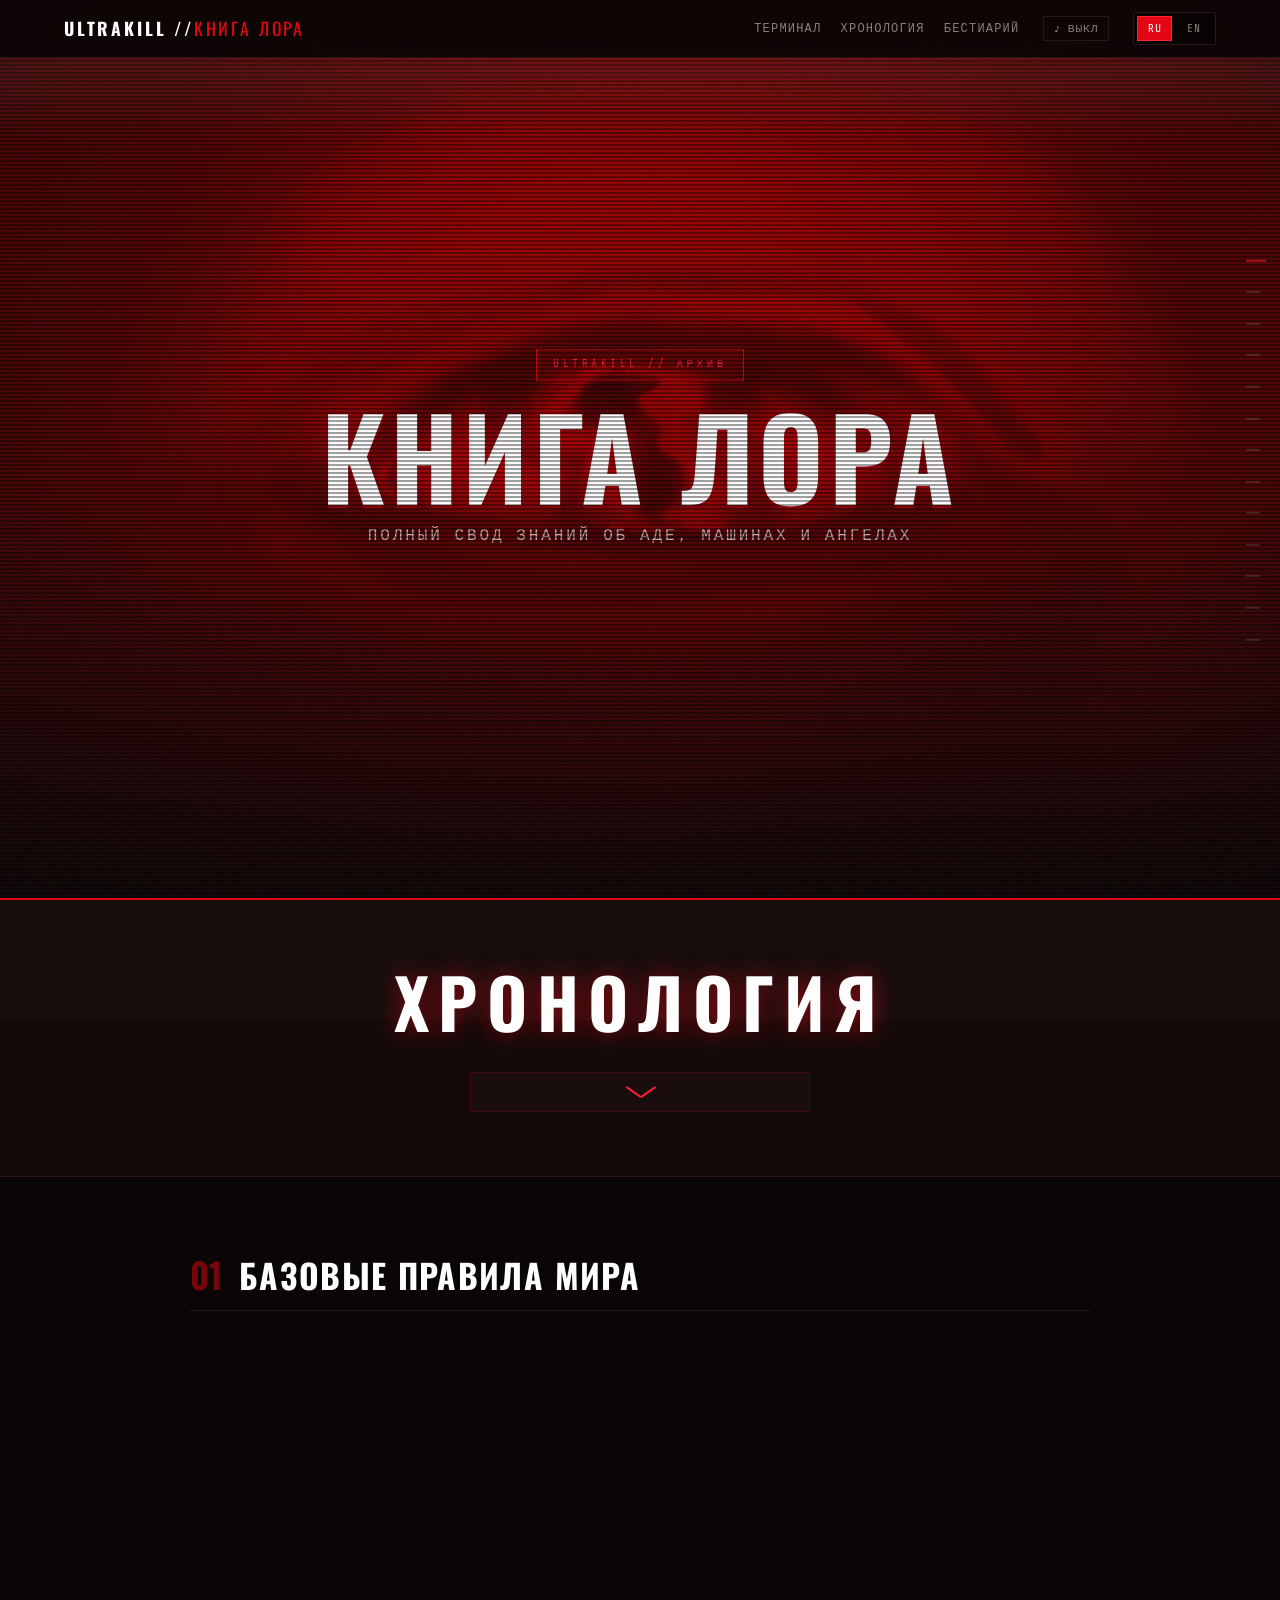
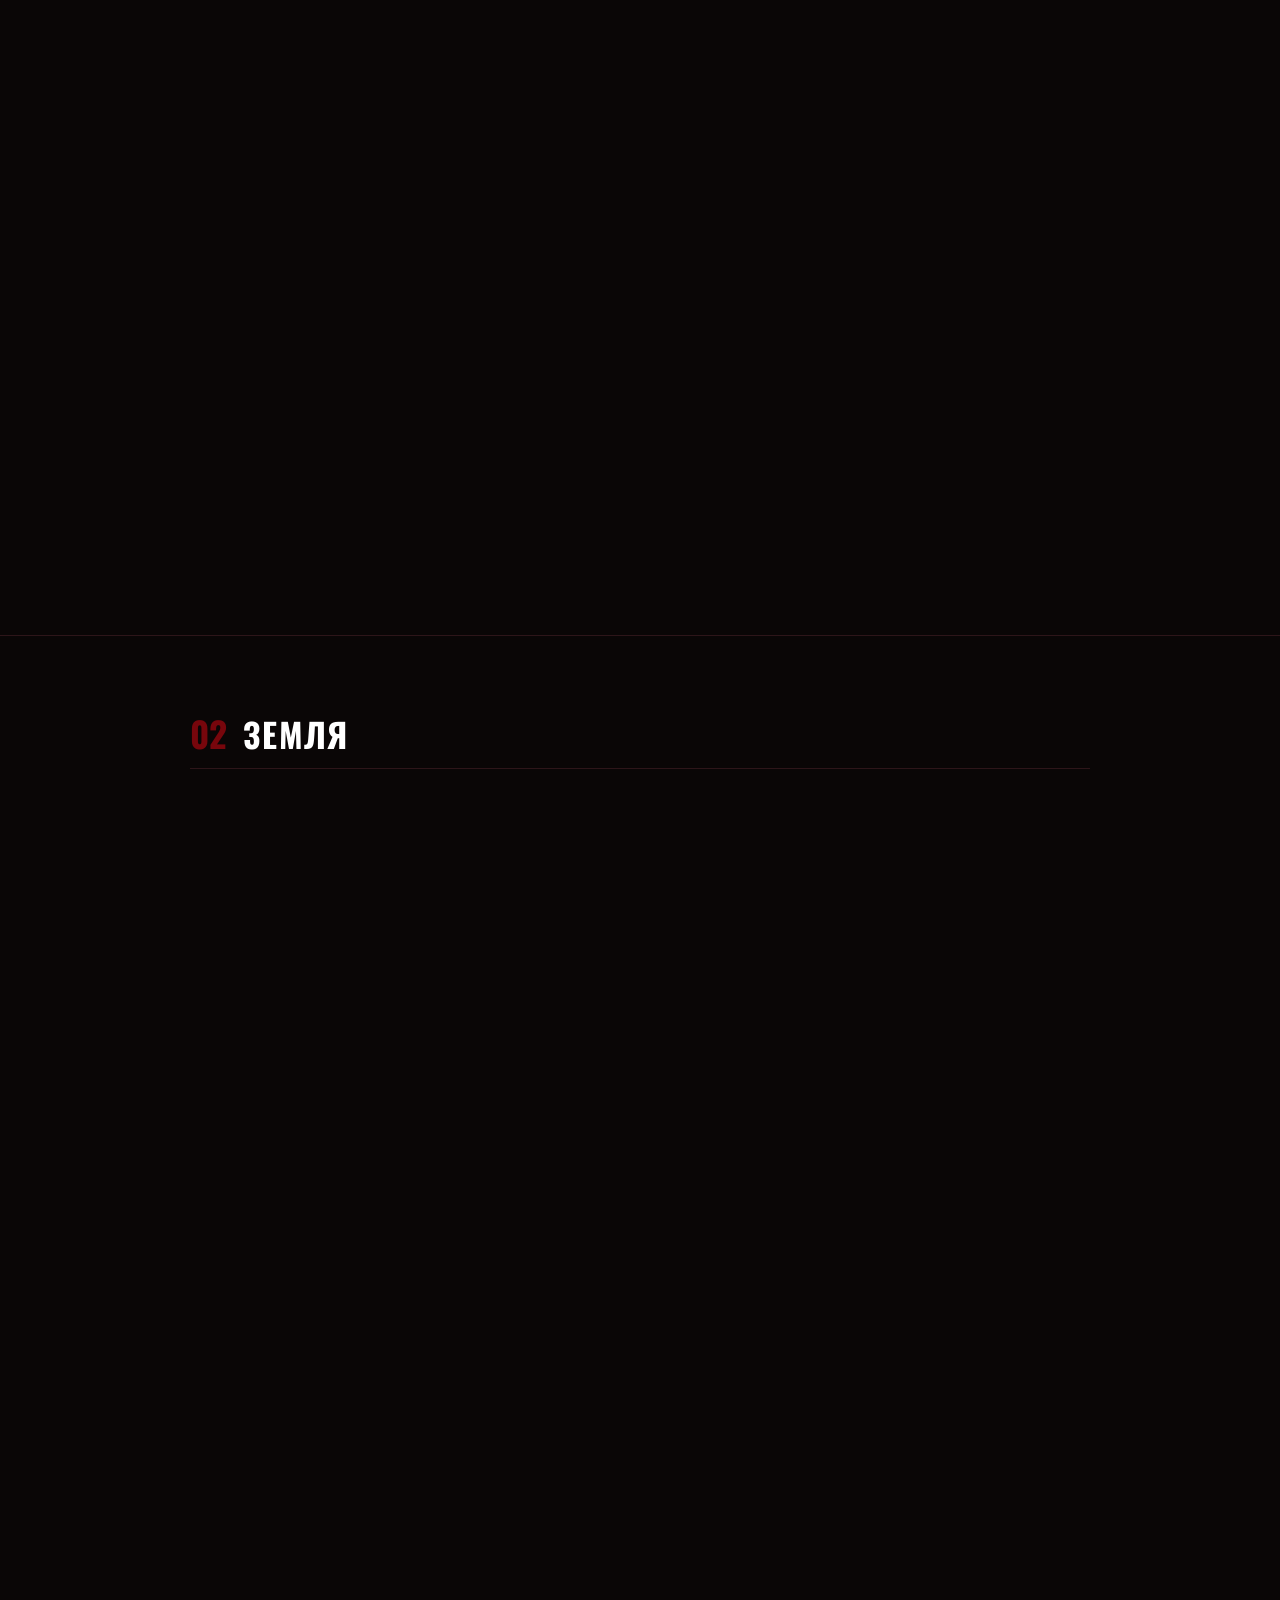
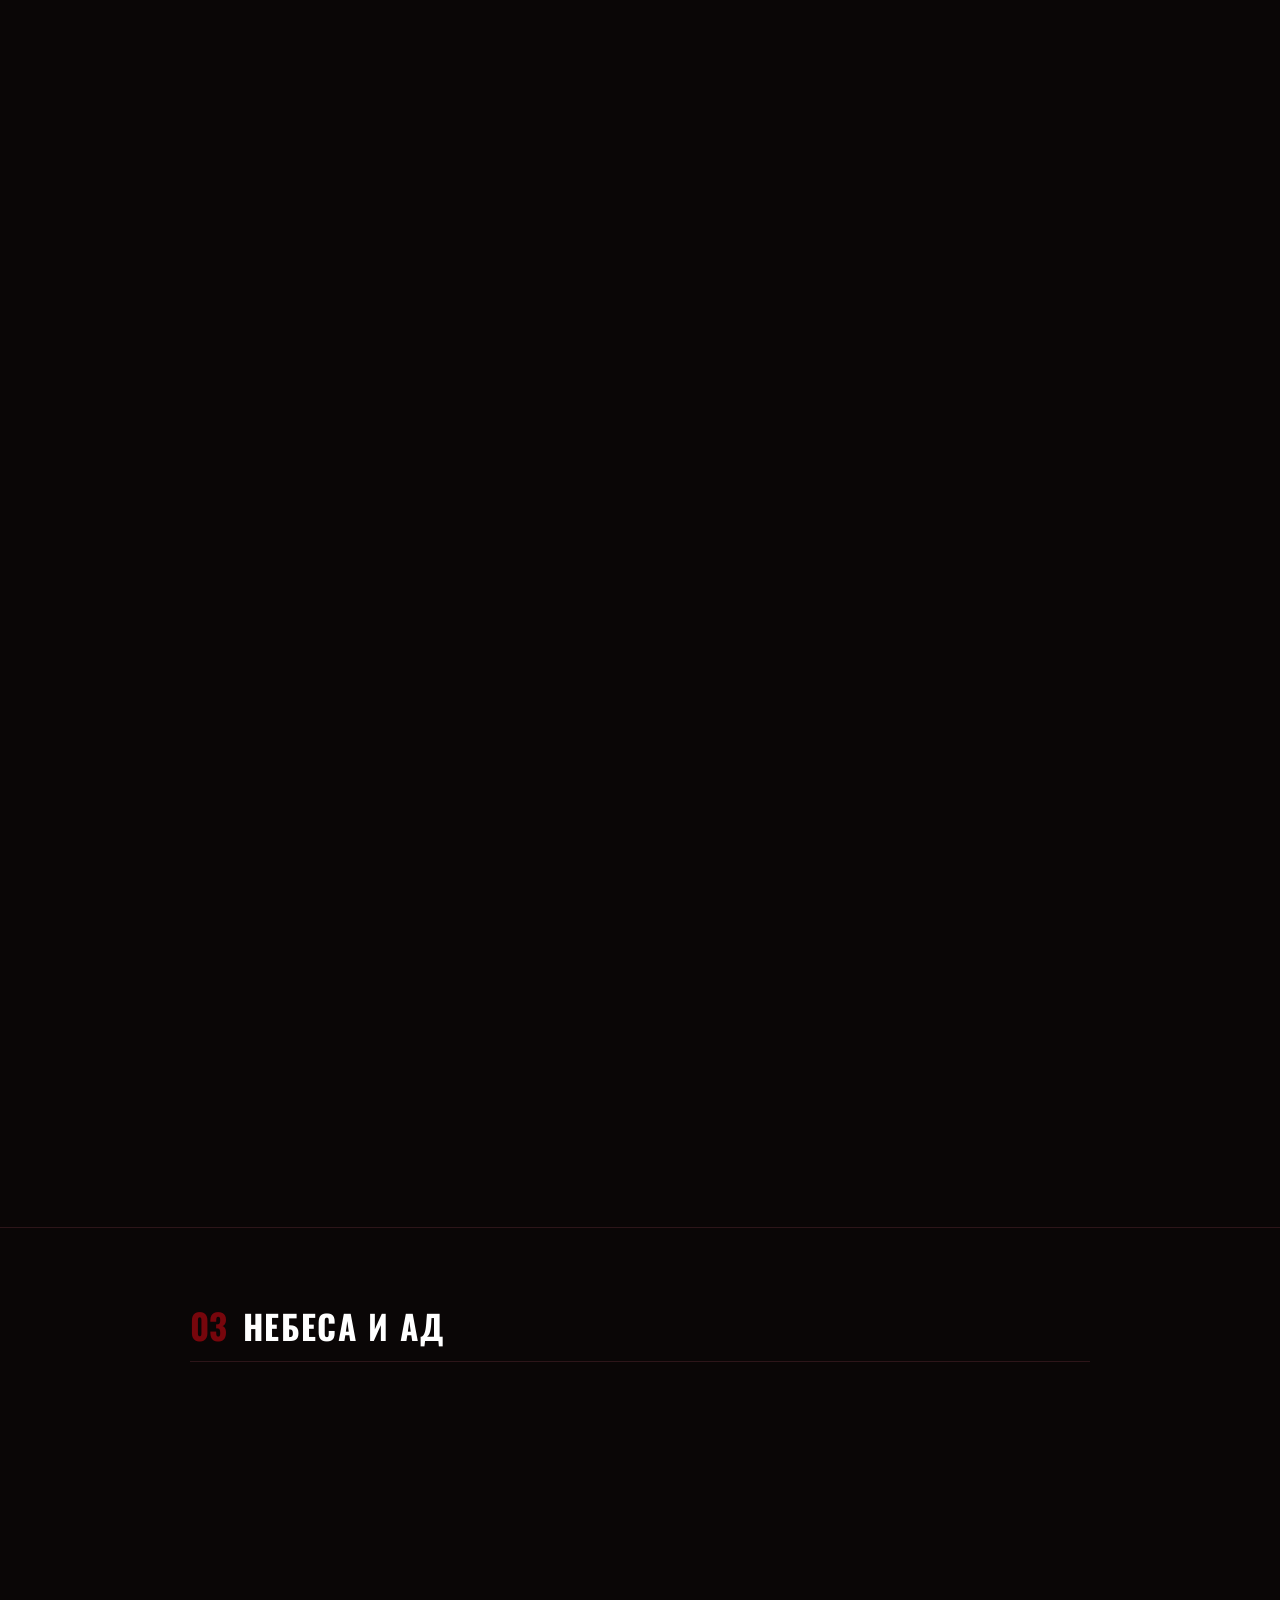
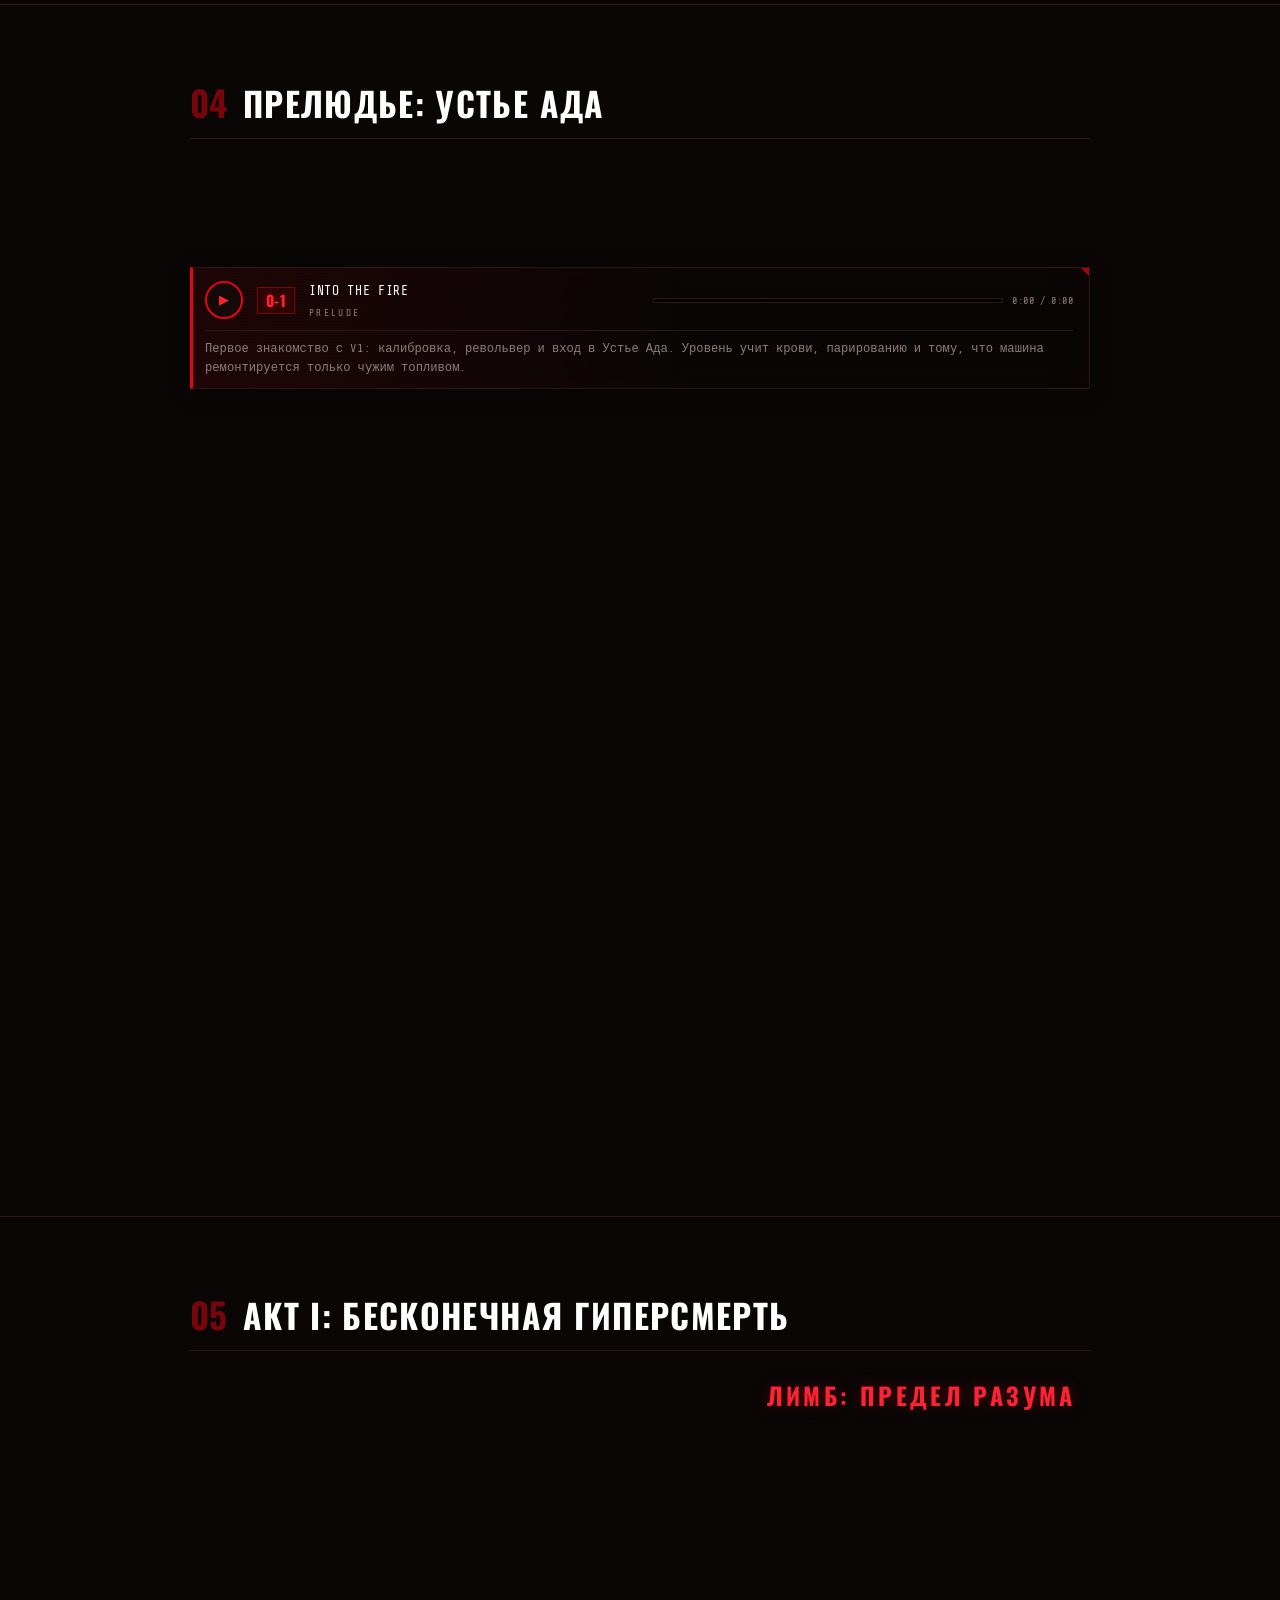
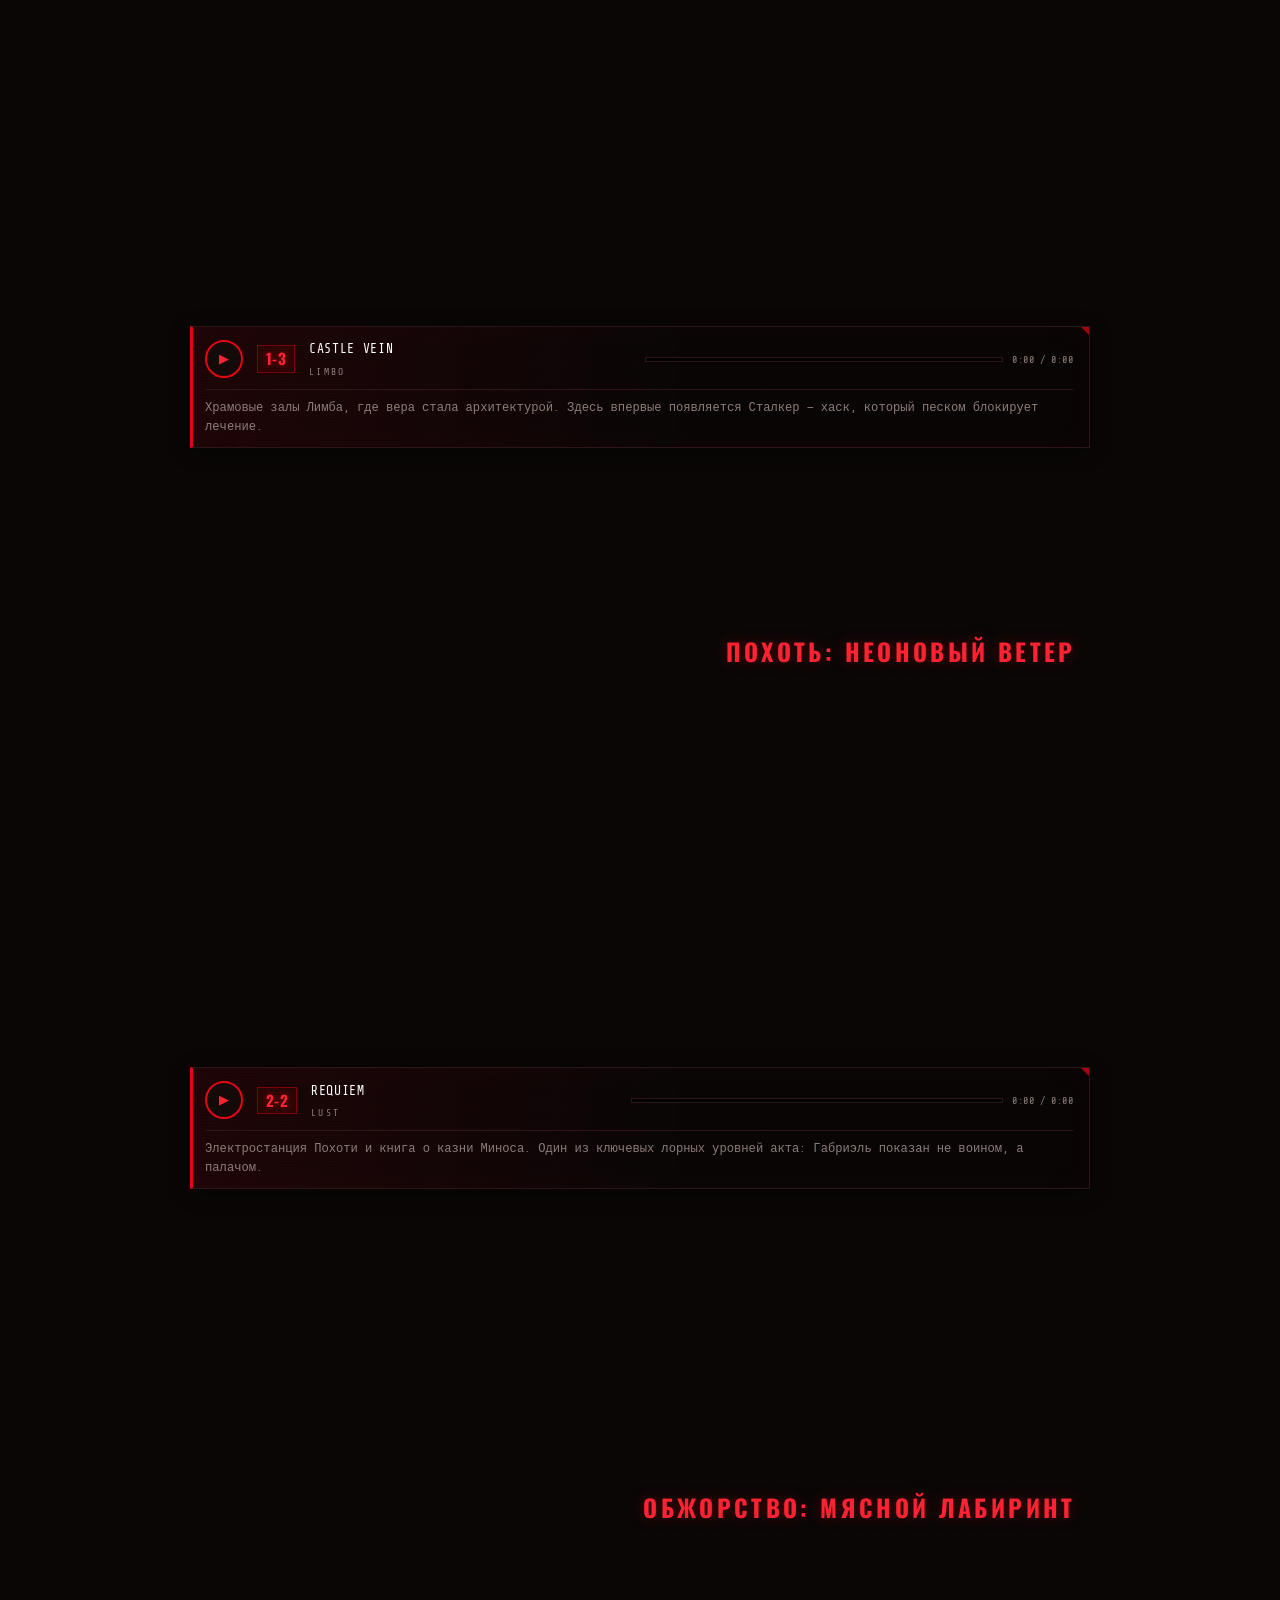
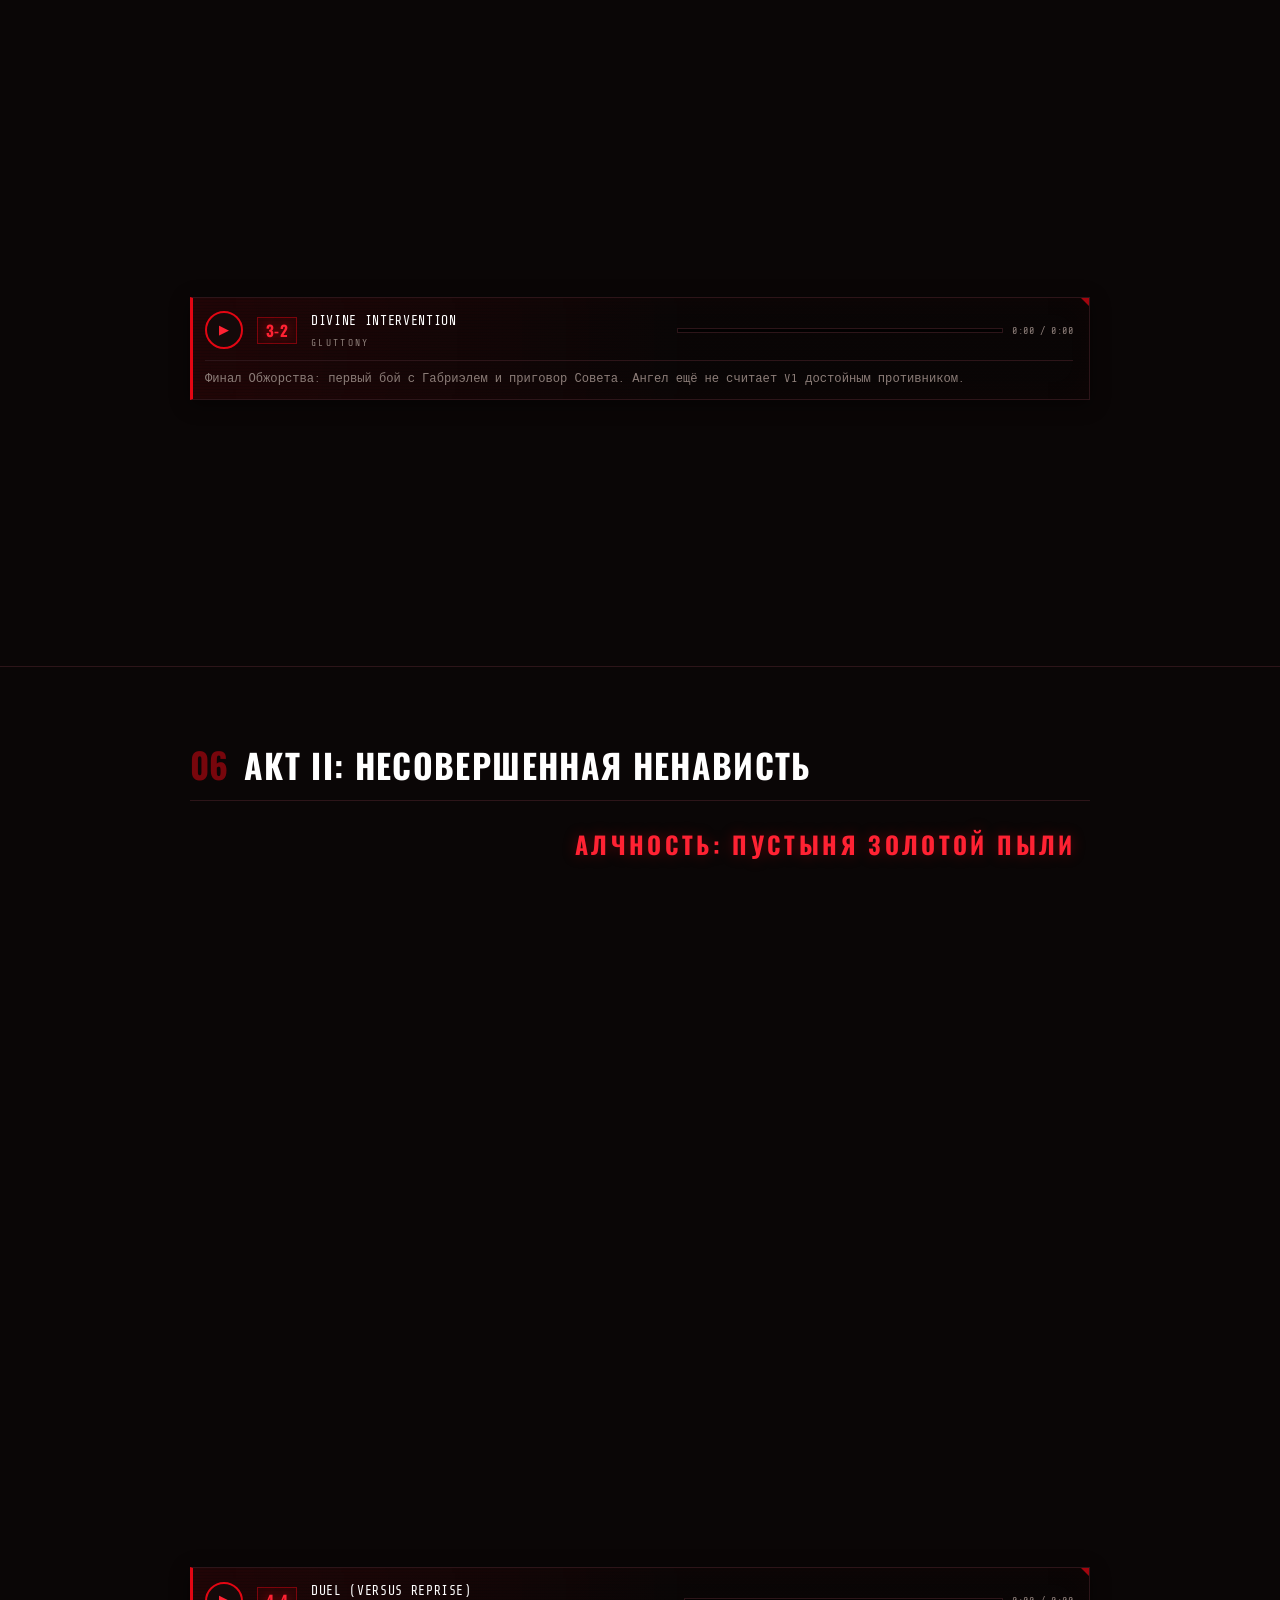
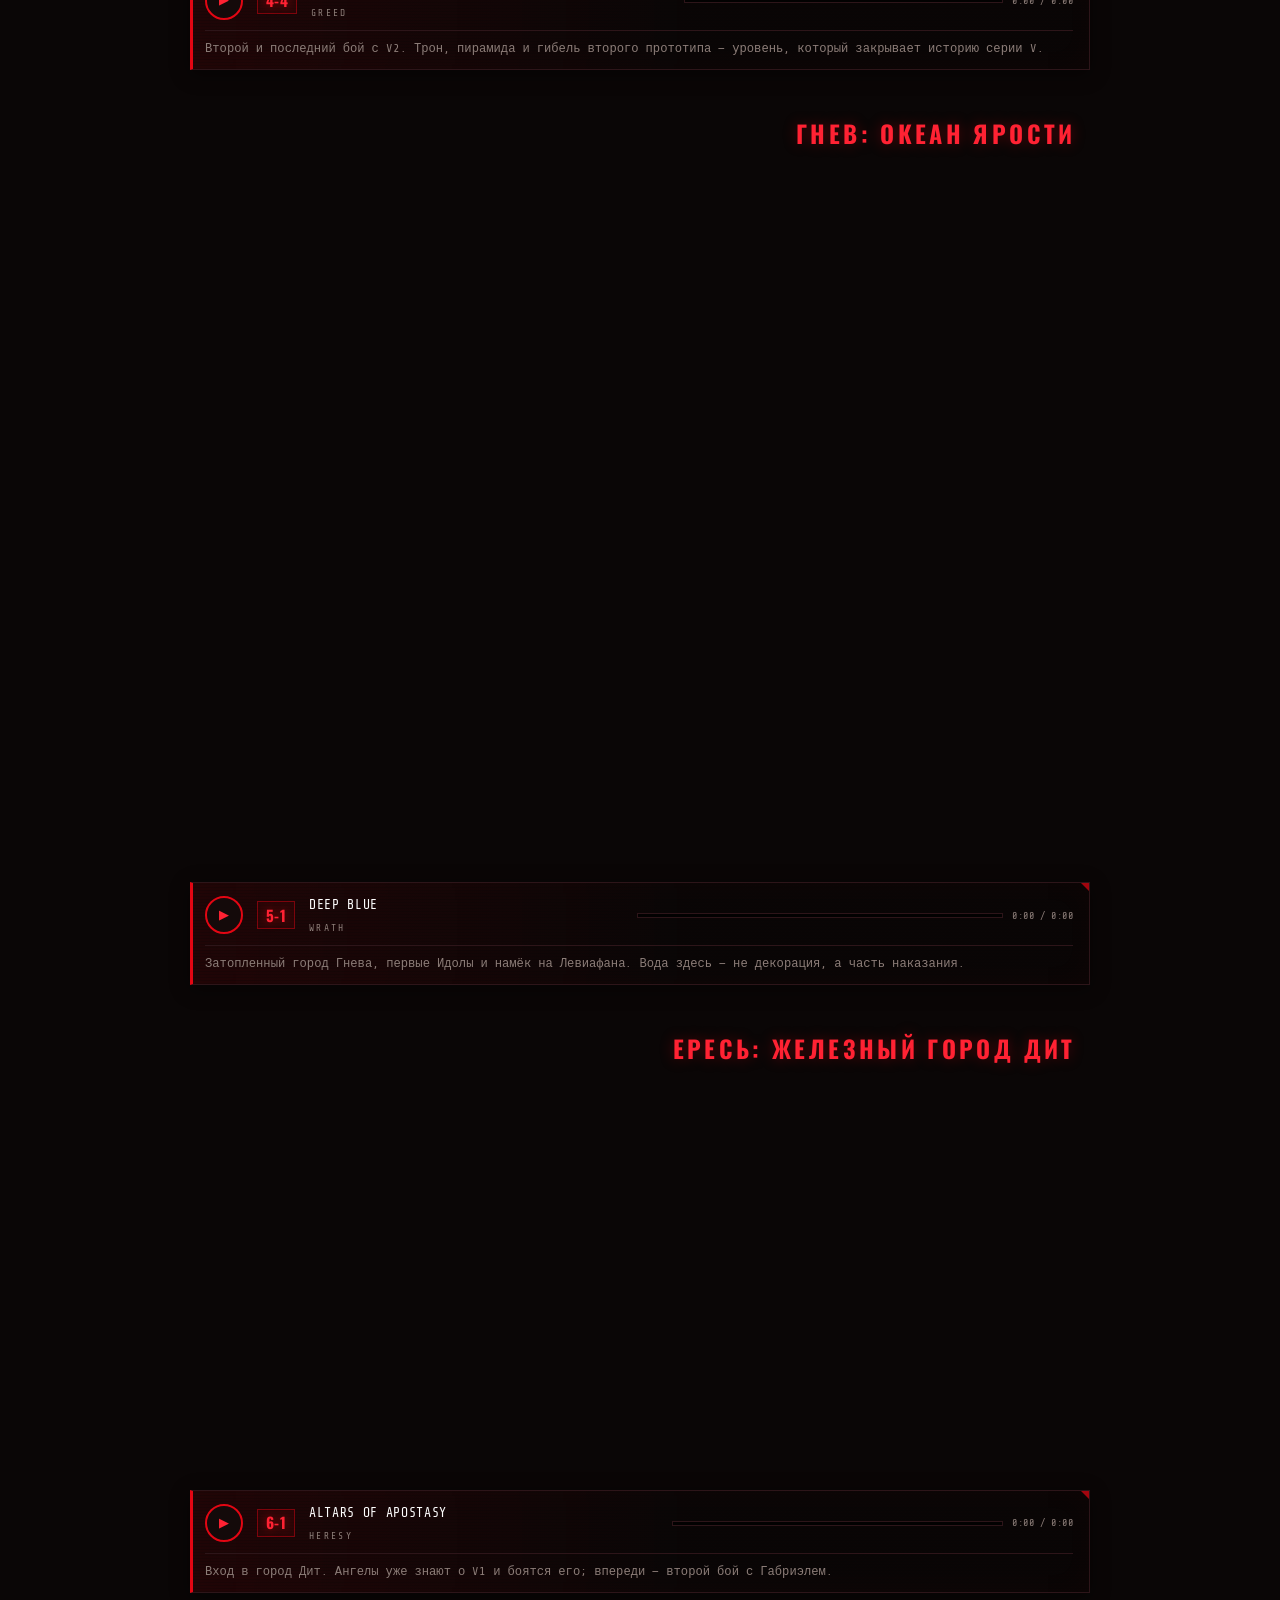
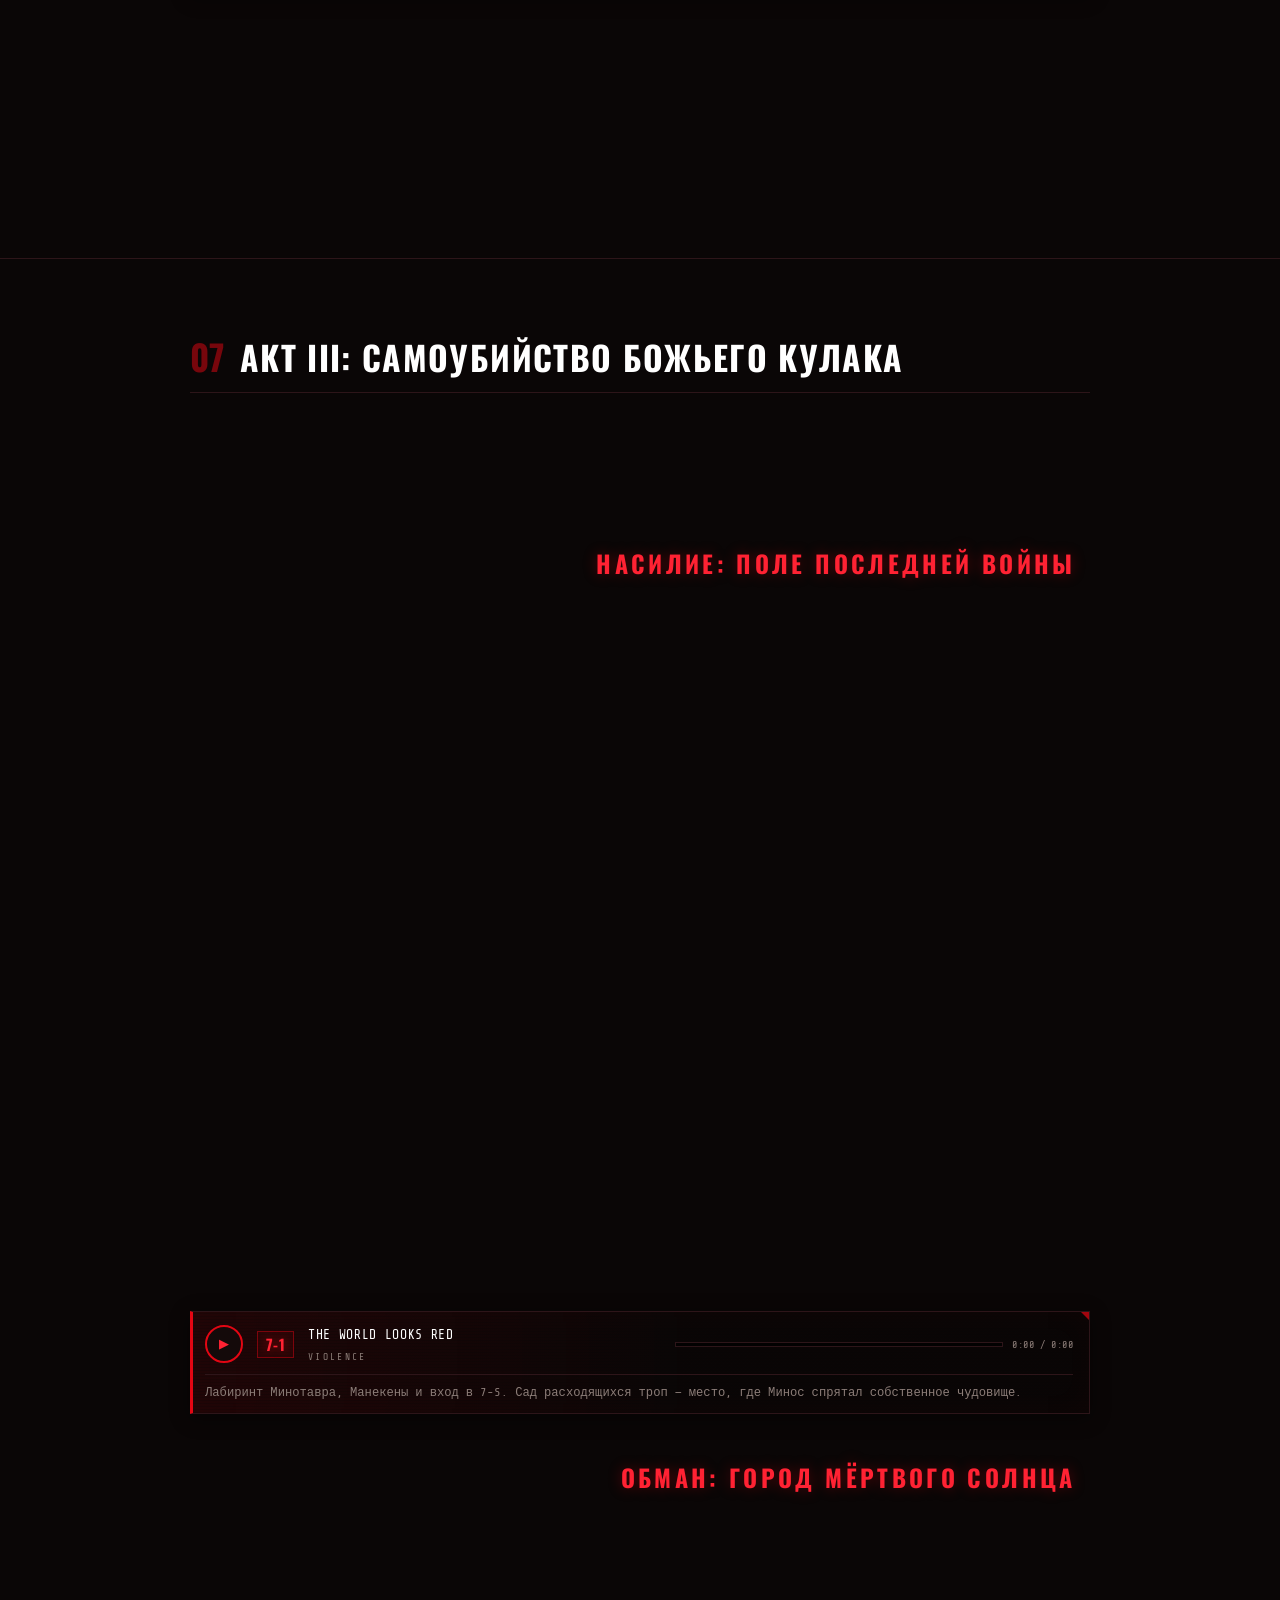
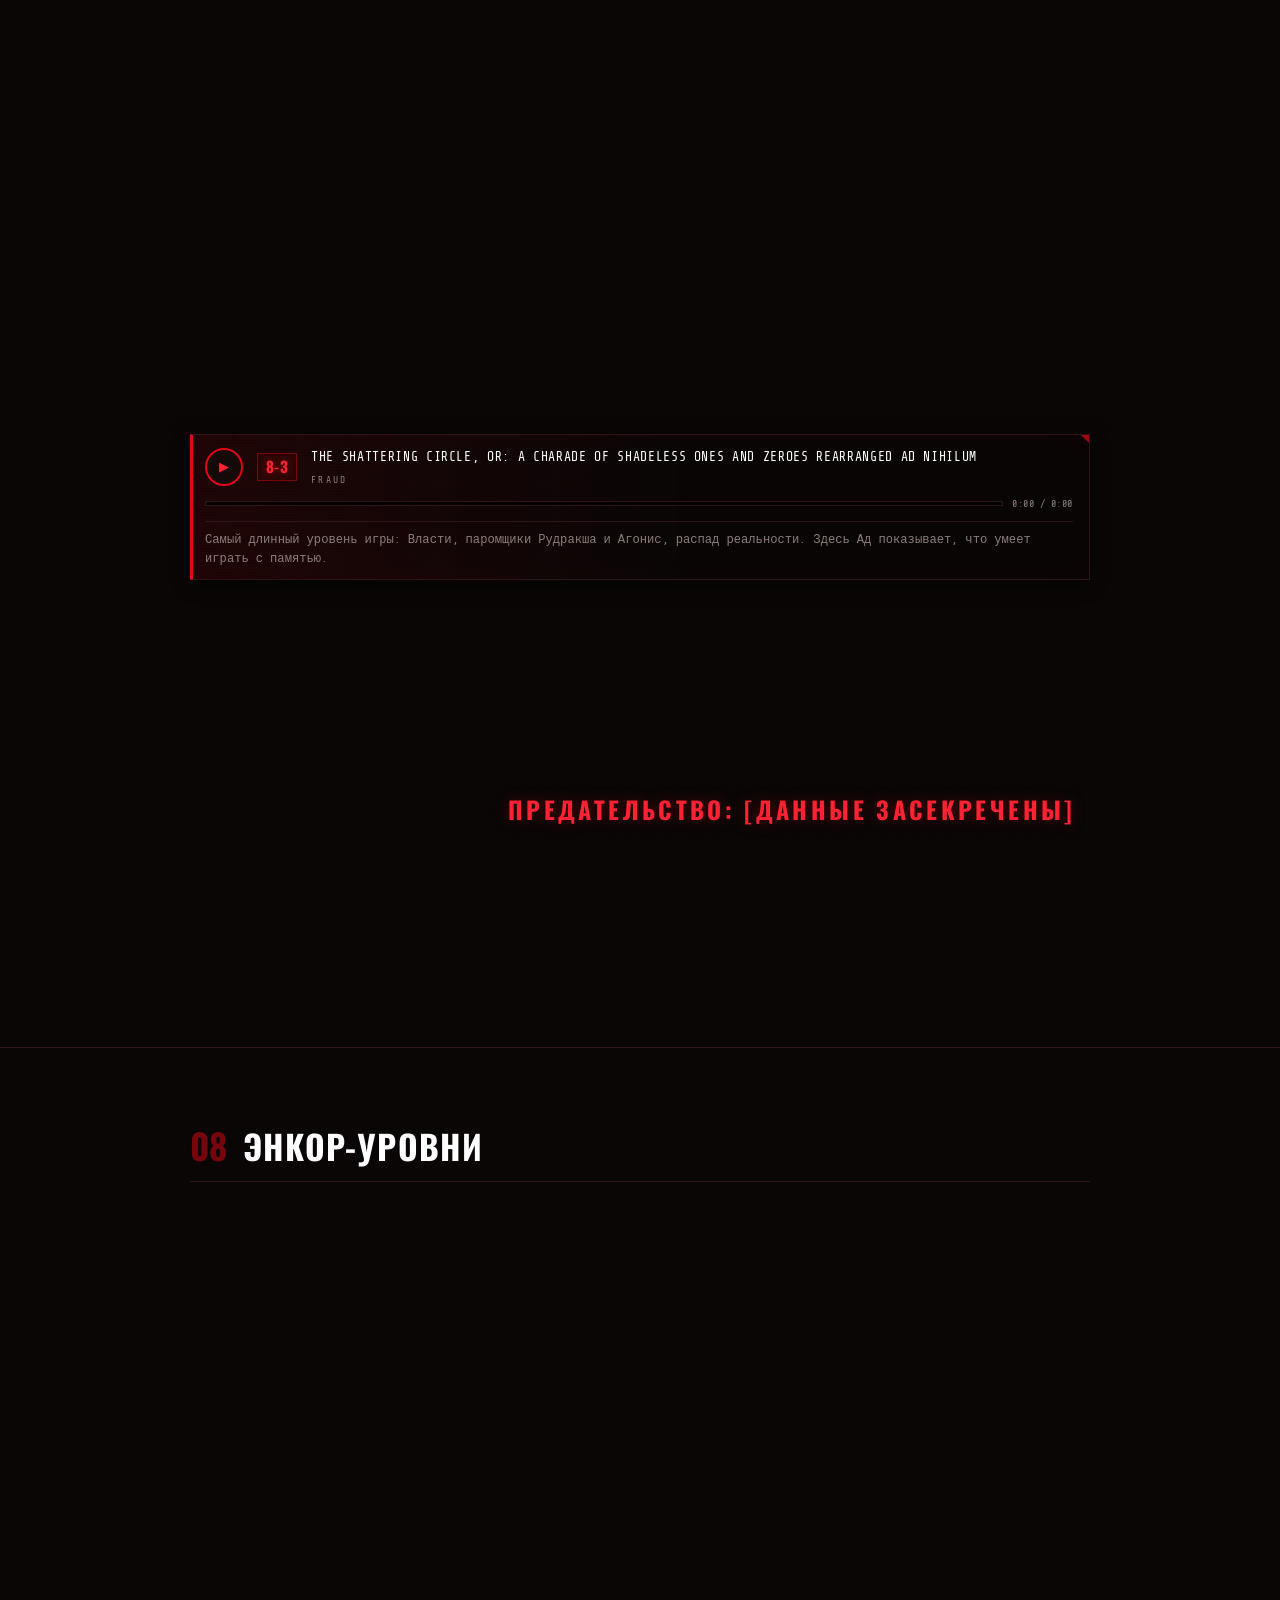
<file: index.html>
<!DOCTYPE html>
<html lang="ru">
<head>
<meta charset="UTF-8">
<script src="script.js?v=4" defer></script>
<link rel="stylesheet" href="style.css?v=13">
<link rel="preload" as="image" href="hell.png" fetchpriority="high">
<meta name="viewport" content="width=device-width, initial-scale=1.0">
<title>ULTRAKILL — КНИГА ЛОРА</title>
<link rel="icon" type="image/jpeg" href="u.jpeg">
<link rel="preconnect" href="https://fonts.googleapis.com">
<link rel="preconnect" href="https://fonts.gstatic.com" crossorigin>
<link href="https://fonts.googleapis.com/css2?family=Oswald:wght@400;600;700&family=Share+Tech+Mono&display=swap" rel="stylesheet">

</head>
<body data-lang="ru">
<div id="fx-scanlines"></div>
<div id="fx-noise"></div>
<header class="topbar">
  <div class="brand" id="brand-main"><span class="brand-main">ULTRAKILL //</span><span id="brand-sub">КНИГА ЛОРА</span></div>
  <div class="topbar-actions">
    <nav>
      <a href="#section-terminals" id="nav-lore">Терминал</a>
      <a href="#chronology" id="nav-chronology">Хронология</a>
      <a href="#bestiary" id="nav-bestiary">Бестиарий</a>
    </nav>
    <button class="music-toggle" id="music-toggle" aria-label="Музыка">♪ ВЫКЛ</button>
    <div class="lang-switch" role="group" aria-label="Язык">
      <button data-set-lang="ru" class="active">RU</button>
      <button data-set-lang="en">EN</button>
    </div>
  </div>
</header>

<section class="hero">
  <img decoding="async" class="hero-img" src="hell.png" alt="" fetchpriority="high">
  <div class="hero-content">
    <span class="hero-tag">ULTRAKILL // <span id="hero-tag-sub">АРХИВ</span></span>
    <h1 class="hero-title">
      <span class="lang-ru">КНИГА ЛОРА</span>
      <span class="lang-en">LOREBOOK</span>
    </h1>
    <p class="hero-sub">
      <span class="lang-ru">Полный свод знаний об Аде, машинах и ангелах</span>
      <span class="lang-en">Complete compendium of Hell, Machines and Angels</span>
    </p>
  </div>
</section>

<section class="chronology" id="chronology">
  <div class="chrono-header" onclick="toggleChrono()" role="button" tabindex="0" aria-expanded="false" aria-controls="timeline-wrap">
    <h2 class="chrono-title">
      <span class="lang-ru">Хронология</span>
      <span class="lang-en">Chronology</span>
    </h2>
    <span class="chrono-arrow" aria-hidden="true"></span>
  </div>

  <div class="timeline-wrap" id="timeline-wrap">
    <ol class="timeline">
      <li class="chrono-item" data-target="chrono-01"><div class="chrono-row"><span class="chrono-num">01</span><div class="chrono-text"><p class="lang-ru"><b>Ок. 1914:</b> начало Последней войны; окопы, газ, первые автоматоны.</p><p class="lang-en"><b>c. 1914:</b> the Final War begins; trenches, gas, the first automatons.</p></div></div></li>
      <li class="chrono-item" data-target="chrono-02"><div class="chrono-row"><span class="chrono-num">02</span><div class="chrono-text"><p class="lang-ru"><b>Гаттермен:</b> первые удачные машины на человеческой крови.</p><p class="lang-en"><b>Gutterman:</b> the first successful blood-powered war machines.</p></div></div></li>
      <li class="chrono-item" data-target="chrono-03"><div class="chrono-row"><span class="chrono-num">03</span><div class="chrono-text"><p class="lang-ru"><b>Гаттертанк:</b> машины воюют с машинами; человек вытеснен с поля боя.</p><p class="lang-en"><b>Guttertank:</b> machine fights machine; humans are phased out of the battlefield.</p></div></div></li>
      <li class="chrono-item" data-target="chrono-04"><div class="chrono-row"><span class="chrono-num">04</span><div class="chrono-text"><p class="lang-ru"><b>Земледвигатели:</b> города на спинах гигантских машин; Долгая ночь.</p><p class="lang-en"><b>Earthmovers:</b> cities on the backs of giants; the Long Night.</p></div></div></li>
      <li class="chrono-item" data-target="chrono-05"><div class="chrono-row"><span class="chrono-num">05</span><div class="chrono-text"><p class="lang-ru"><b>Новый Мир:</b> конец войны, очистка воздуха, проект исследования Ада.</p><p class="lang-en"><b>New Peace:</b> the war ends, the air is cleaned, the Hell expedition begins.</p></div></div></li>
      <li class="chrono-item" data-target="chrono-06"><div class="chrono-row"><span class="chrono-num">06</span><div class="chrono-text"><p class="lang-ru"><b>2112:</b> прошивка V1 (06.08.2112); прототипы серии V так и не пошли в серию.</p><p class="lang-en"><b>2112:</b> V1 firmware (2112.08.06); the V prototypes never enter mass production.</p></div></div></li>
      <li class="chrono-item" data-target="section-03"><div class="chrono-row"><span class="chrono-num">07</span><div class="chrono-text"><p class="lang-ru"><b>Исчезновение Бога:</b> Небеса в панике, власть берёт Совет.</p><p class="lang-en"><b>God disappears:</b> Heaven panics, the Council takes power.</p></div></div></li>
      <li class="chrono-item" data-target="pin-21"><div class="chrono-row"><span class="chrono-num">08</span><div class="chrono-text"><p class="lang-ru"><b>Ренессанс Похоти:</b> Минос превращает слой в город.</p><p class="lang-en"><b>Lust Renaissance:</b> Minos turns the layer into a city.</p></div></div></li>
      <li class="chrono-item" data-target="pin-41"><div class="chrono-row"><span class="chrono-num">09</span><div class="chrono-text"><p class="lang-ru"><b>Восстание Алчности:</b> Сизиф собирает хасков в армию.</p><p class="lang-en"><b>Greed Insurrection:</b> Sisyphus raises an army of husks.</p></div></div></li>
      <li class="chrono-item" data-target="pin-41"><div class="chrono-row"><span class="chrono-num">10</span><div class="chrono-text"><p class="lang-ru"><b>Казни:</b> Габриэль убивает Миноса и Сизифа.</p><p class="lang-en"><b>Executions:</b> Gabriel kills Minos and Sisyphus.</p></div></div></li>
      <li class="chrono-item" data-target="section-02"><div class="chrono-row"><span class="chrono-num">11</span><div class="chrono-text"><p class="lang-ru"><b>Вымирание:</b> людей больше нет; кровь в дефиците.</p><p class="lang-en"><b>Extinction:</b> mankind is gone; blood runs scarce.</p></div></div></li>
      <li class="chrono-item" data-target="section-04"><div class="chrono-row"><span class="chrono-num">12</span><div class="chrono-text"><p class="lang-ru"><b>Вторжение:</b> машины спускаются в Ад за топливом.</p><p class="lang-en"><b>Invasion:</b> machines descend into Hell for fuel.</p></div></div></li>
      <li class="chrono-item" data-target="section-05"><div class="chrono-row"><span class="chrono-num">13</span><div class="chrono-text"><p class="lang-ru"><b>Лимб:</b> V1 побеждает V2 и забирает Наклбластер.</p><p class="lang-en"><b>Limbo:</b> V1 defeats V2 and takes the Knuckleblaster.</p></div></div></li>
      <li class="chrono-item" data-target="section-05"><div class="chrono-row"><span class="chrono-num">14</span><div class="chrono-text"><p class="lang-ru"><b>Похоть:</b> уничтожен Труп Короля Миноса.</p><p class="lang-en"><b>Lust:</b> the Corpse of King Minos is destroyed.</p></div></div></li>
      <li class="chrono-item" data-target="section-05"><div class="chrono-row"><span class="chrono-num">15</span><div class="chrono-text"><p class="lang-ru"><b>Обжорство:</b> первое поражение Габриэля; P-1.</p><p class="lang-en"><b>Gluttony:</b> Gabriel's first defeat; P-1.</p></div></div></li>
      <li class="chrono-item" data-target="section-06"><div class="chrono-row"><span class="chrono-num">16</span><div class="chrono-text"><p class="lang-ru"><b>Алчность:</b> V2 погибает; вскрыта пирамида Сизифа.</p><p class="lang-en"><b>Greed:</b> V2 dies; Sisyphus's pyramid is opened.</p></div></div></li>
      <li class="chrono-item" data-target="section-06"><div class="chrono-row"><span class="chrono-num">17</span><div class="chrono-text"><p class="lang-ru"><b>Гнев:</b> Паромщик и Левиафан; P-2.</p><p class="lang-en"><b>Wrath:</b> the Ferryman and the Leviathan; P-2.</p></div></div></li>
      <li class="chrono-item" data-target="section-06"><div class="chrono-row"><span class="chrono-num">18</span><div class="chrono-text"><p class="lang-ru"><b>Ересь:</b> второе поражение Габриэля; Совет уничтожен.</p><p class="lang-en"><b>Heresy:</b> Gabriel's second defeat; the Council is destroyed.</p></div></div></li>
      <li class="chrono-item" data-target="section-07"><div class="chrono-row"><span class="chrono-num">19</span><div class="chrono-text"><p class="lang-ru"><b>Насилие:</b> Минотавр и 1000-THR «Земледвигатель».</p><p class="lang-en"><b>Violence:</b> the Minotaur and the 1000-THR Earthmover.</p></div></div></li>
      <li class="chrono-item" data-target="section-07"><div class="chrono-row"><span class="chrono-num">20</span><div class="chrono-text"><p class="lang-ru"><b>Обман:</b> Город Мёртвого Солнца; Герион.</p><p class="lang-en"><b>Fraud:</b> the City of the Dead Sun; Geryon.</p></div></div></li>
      <li class="chrono-item" data-target="section-07"><div class="chrono-row"><span class="chrono-num">21</span><div class="chrono-text"><p class="lang-ru"><b>Предательство:</b> 9-1 и 9-2 в разработке; данных нет.</p><p class="lang-en"><b>Treachery:</b> 9-1 and 9-2 in development; no data.</p></div></div></li>
    </ol>
  </div>
</section>

<!-- 01 -->
<section class="section" id="section-01">
  <div class="section-head">
    <span class="sec-num">01</span>
    <h2><span class="lang-ru">Базовые правила мира</span><span class="lang-en">Core Rules of the World</span></h2>
  </div>

  <div class="lore-body">
    <p class="lang-ru">Лор ULTRAKILL собран из терминалов, книг на уровнях, «Заветов» в секретных уровнях и интермиссий. Это документы внутри мира, а не всеведущий рассказчик: их авторы могут ошибаться, а часть записей намеренно повреждена. Поэтому ниже отдельно помечено, что подтверждено игрой, а что является реконструкцией.</p>
    <p class="lang-en">ULTRAKILL's lore is assembled from terminals, in-level books, the Testaments of the secret levels and the intermissions. These are in-world documents, not an omniscient narrator: their authors can be wrong, and some records are deliberately damaged. Below, what the game states is kept apart from reconstruction.</p>

    <p class="lang-ru"><strong>Ад жив.</strong> Это не метафора. Игра-загадка, приложенная к P-2, говорит прямо: «Ад жив. Он дышит. Он мыслит… Вся эта область — огромный разумный сверхорганизм… Это не атака… Это развлечение». Ад меняет геометрию, запирает арены и подбрасывает врагов, как режиссёр. Разумность Ада — канон; идея, что Ад станет финальным боссом, — пока теория.</p>
    <p class="lang-en"><strong>Hell is alive.</strong> This is not a metaphor. The P-2 ARG states it outright: “hell is alive. it breathes. it thinks… the entire area is a massive intelligent superorganism… this is not an attack… this is entertainment”. Hell reshapes geometry, seals arenas and feeds enemies like a director. Hell's sentience is canon; the idea that Hell will be the final boss is still a theory.</p>

    <p class="lang-ru"><strong>Кровь — топливо.</strong> Почти все машины человечества работают на крови. V1 — исключение: его экспериментальная внешняя броня впитывает кровь при контакте, поэтому ему не нужна отдельная заправка. Именно это превращает его из прототипа в самую опасную машину в Аду.</p>
    <p class="lang-en"><strong>Blood is fuel.</strong> Nearly every human machine runs on blood. V1 is the exception: its experimental outer plating absorbs blood on contact, so it needs no separate refuelling. That is what turns a discarded prototype into the most dangerous machine in Hell.</p>

    <p class="lang-ru"><strong>Хаски — души людей.</strong> После смерти душа получает физическую форму в Аду. Её облик, сила и разум зависят от «ценности» личности — воли, памяти и значимости при жизни. Слабые души становятся <em class="lore-ref" data-ref="filth">Мерзостью</em>, сильные — <em class="lore-ref" data-ref="soldier">Солдатами</em> или гигантскими хасками вроде <em class="lore-ref" data-ref="corpse-minos">Трупа Короля Миноса</em>.</p>
    <p class="lang-en"><strong>Husks are human souls.</strong> After death a soul takes physical form in Hell. Its shape, strength and intellect depend on the “value” of the person — will, memory and significance in life. Weak souls become <em class="lore-ref" data-ref="filth">Filth</em>; strong ones become <em class="lore-ref" data-ref="soldier">Soldiers</em> or giants like the <em class="lore-ref" data-ref="corpse-minos">Corpse of King Minos</em>.</p>

    <p class="lang-ru"><strong>Демоны — фауна Ада.</strong> Они не были людьми. Большинство — сгустки Адской массы в каменной оболочке; некоторые, как <em class="lore-ref" data-ref="leviathan">Левиафан</em> и <em class="lore-ref" data-ref="mannequin">Манекены</em>, собраны из плоти грешников. Демоны — надзиратели и защитники слоёв, но не все из них разумны: ни один не прошёл зеркальный тест.</p>
    <p class="lang-en"><strong>Demons are Hell's fauna.</strong> They were never human. Most are Hell Mass coiled inside a stone shell; some, like the <em class="lore-ref" data-ref="leviathan">Leviathan</em> and the <em class="lore-ref" data-ref="mannequin">Mannequins</em>, are built from the flesh of sinners. Demons guard the layers, but not all are sapient: none has passed the mirror test.</p>

    <p class="lang-ru"><strong>Ангелы живут Святым Светом.</strong> Свет дарует им вечность, но не неуязвимость. Отсечённый от источника ангел угасает за 24 часа. Совет умел отсекать и возвращать Свет — именно поэтому его приговор Габриэлю был смертным.</p>
    <p class="lang-en"><strong>Angels live by the Holy Light.</strong> The Light grants them eternity, not invulnerability. An angel cut off from the source fades within 24 hours. The Council could sever and restore the Light — which is why its sentence on Gabriel was a death sentence.</p>

    <p class="lang-ru"><strong>Прайм-душа — чистая воля.</strong> Бесконечно редкий случай: душа накапливает столько силы, что больше не нуждается в теле-хаске. Ангелы считают такие души угрозой и пытаются запечатать их до формирования. Известны две — <em class="lore-ref" data-ref="minos-prime">Минос Прайм</em> и <em class="lore-ref" data-ref="sisyphus-prime">Сизиф Прайм</em>.</p>
    <p class="lang-en"><strong>A Prime Soul is pure will.</strong> An infinitely rare case: a soul accumulates so much power that it no longer needs a husk to manifest. Angels treat such souls as a threat and try to seal them before they form. Two are known — <em class="lore-ref" data-ref="minos-prime">Minos Prime</em> and <em class="lore-ref" data-ref="sisyphus-prime">Sisyphus Prime</em>.</p>

    <p class="lang-ru"><strong>Машины — не люди.</strong> Но и не чистый инструмент. Дроны любопытны, уличные чистильщики одержимы очищением, машины-мечи собирают хлам и перестраивают себя, Терминалы научились скучать. V1 в момент смерти думает: «Я НЕ ХОЧУ УМИРАТЬ».</p>
    <p class="lang-en"><strong>Machines are not human.</strong> But they are not pure tools either. Drones are curious, Streetcleaners are obsessed with cleansing, Swordsmachines scavenge and rebuild themselves, Terminals learned to be bored. At the moment of death V1 thinks: “I DON'T WANT TO DIE”.</p>
  </div>
</section>

<!-- 02 -->
<section class="section" id="section-02">
  <div class="section-head">
    <span class="sec-num">02</span>
    <h2><span class="lang-ru">Земля</span><span class="lang-en">Earth</span></h2>
  </div>
  <div class="lore-body">
    <h3 id="chrono-01"><span class="lang-ru">Последняя война</span><span class="lang-en">The Final War</span></h3>
    <p class="lang-ru">Терминал «Земледвигатель» говорит: «200 лет войны ради самой войны закончились не взрывом, а полной тишиной». Других точных дат в игре нет. Единственная жёсткая отметка — прошивка V1: <strong>2112.08.06</strong>. Отсюда реконструкция: война началась около 1914 года, а закончилась около 2114-го. В самой игре годы не названы, поэтому 1914 и 2114 — расчёт, а не цитата.</p>
    <p class="lang-en">The Earthmover terminal says: “200 years of war for its own sake ended not with a bang, but utter silence”. The game gives no other exact dates. The one hard timestamp is V1's firmware: <strong>2112.08.06</strong>. Hence the reconstruction: the war began around 1914 and ended around 2114. The game never names those years, so 1914 and 2114 are calculation, not quotation.</p>

    <p class="lang-ru">Война началась как улучшенная Первая мировая: окопы, пулемёты, газ, волны пехоты. Прорыв измерялся метрами, а человеческая жизнь — килограммами металла. Когда фронт окончательно застыл, обе стороны начали искать выход в инженерии.</p>
    <p class="lang-en">The war began as an upgraded First World War: trenches, machine guns, gas, infantry waves. Breakthroughs were measured in metres and human lives in kilograms of steel. When the front froze for good, both sides turned to engineering.</p>

    <h3 id="chrono-02"><span class="lang-ru">Гаттермен: машина на живом топливе</span><span class="lang-en">Gutterman: a machine on living fuel</span></h3>
    <p class="lang-ru">Гаттермен — один из первых успешных опытов использования крови как топлива. Внутрь корпуса ставили живого человека на минимальном жизнеобеспечении и заваривали броню наглухо: консервировать кровь ещё не умели. Официально это называли «добровольцами-патриотами»; на деле внутрь отправляли дезертиров, измотанных солдат и пленных. На плече машины читается маркировка <strong>ЧТ-01</strong> (человек-танк), поэтому её часто связывают с Российской империей, но в тексте терминала страна прямо не названа.</p>
    <p class="lang-en">Gutterman was one of the first successful experiments in using blood as fuel. A living person on minimal life support was sealed inside the hull, because blood could not yet be preserved. Officially these were “patriotic volunteers”; in practice they were deserters, exhausted soldiers and prisoners. The shoulder marking reads <strong>ЧТ-01</strong> (human tank), so the machine is often tied to the Russian Empire, though the terminal never names a country.</p>

    <div class="note-anchor">
      <div class="lore-card">
        <img decoding="async" loading="lazy" src="gutterman.png" alt="Gutterman" class="lore-card-img">
        <div class="lore-card-content">
          <span class="lore-card-name">Gutterman</span>
          <p class="lore-card-desc lang-ru">Первая широко применённая боевая машина на человеческой крови. Медленная, бронированная, с тяжёлым пулемётом; её появление похоронило эпоху окопной пехоты.</p>
          <p class="lore-card-desc lang-en">The first widely deployed war machine running on human blood. Slow, armoured, heavy-gunned; its arrival buried the era of trench infantry.</p>
        </div>
      </div>
    </div>

    <h3 id="chrono-03"><span class="lang-ru">Гаттертанк и война машин</span><span class="lang-en">Guttertank and the machine war</span></h3>
    <p class="lang-ru">Ответом стал Гаттертанк — машина, собранная на основе Гаттермена ради экономии времени. На его левой руке читается <strong>«ФАУСТ ПАНЦЕР»</strong>, что указывает на германский проект. Терминал описывает вторую фазу войны: «машины сражались с машинами в волнах туда и обратно… каждая создавалась специально против предыдущей». Люди на поле боя стали анахронизмом: солдаты возвращались домой и находили, что дома их никто не ждал.</p>
    <p class="lang-en">The answer was the Guttertank, built on Gutterman foundations to save time. Its left arm reads <strong>FAUST PANZER</strong>, pointing to a German project. The terminal describes the second phase: “machines fought machines in a back-and-forth tide… each designed specifically to counter the last”. Humans on the battlefield became an anachronism: soldiers came home to find no one waiting.</p>

    <p class="lang-ru">К этому же периоду относятся <em class="lore-ref" data-ref="sentry">Часовые</em> — тяжёлые стационарные орудия, <em class="lore-ref" data-ref="streetcleaner">Уличные чистильщики</em> — машины для очистки заражённого воздуха, позже перепрофилированные в разведчиков Ада, и <em class="lore-ref" data-ref="drone">Дроны</em> — массовые охранные дроны. <em class="lore-ref" data-ref="swordsmachine">Машина-меч</em> — не заводская модель: это машина, которая годами собирала хлам и перестраивала себя, пока не стала чем-то новым.</p>
    <p class="lang-en">This era also produced the <em class="lore-ref" data-ref="sentry">Sentry</em>, a heavy stationary gun; the <em class="lore-ref" data-ref="streetcleaner">Streetcleaner</em>, built to purify poisoned air and later repurposed as a Hell scout; and the <em class="lore-ref" data-ref="drone">Drone</em>, a mass-produced security unit. The <em class="lore-ref" data-ref="swordsmachine">Swordsmachine</em> is not a factory model: it scavenged and rebuilt itself for years until it became something new.</p>

    <h3 id="chrono-04"><span class="lang-ru">Земледвигатели и Долгая ночь</span><span class="lang-en">Earthmovers and the Long Night</span></h3>
    <p class="lang-ru">Земледвигатель — вершина войны. «Их часто называют всадниками апокалипсиса: одной машины хватало, чтобы сровнять целый город и оставить после себя только огонь». Это первые машины, достаточно большие для щитового генератора; уязвимые только изнутри, они стали новыми фронтами для малых машин. Из-за колоссальных размеров им требовались и кровь, и солнечный свет.</p>
    <p class="lang-en">The Earthmover is the war's apex. “Often called the horsemen of the apocalypse, it took only one to level an entire city and leave nothing but fire in its wake.” They were the first machines large enough to carry a shield generator; vulnerable only from within, they became new frontlines for smaller machines. Their colossal size required both blood and solar power.</p>

    <p class="lang-ru">Люди, пережившие бомбардировки, начали строить города на спинах Земледвигателей. Но сажа, дым и гниль бесконечной войны закрыли солнце — началась <strong>Долгая ночь</strong>. Лишённые света Земледвигатели один за другим останавливались и умирали. Война закончилась не победой, а тишиной.</p>
    <p class="lang-en">Survivors began building cities on the backs of Earthmovers. But soot, smoke and decay from the endless war blotted out the sun — the <strong>Long Night</strong> began. Starved of sunlight, the Earthmovers shut down and died one by one. The war ended not in victory, but in silence.</p>

    <h3 id="chrono-05"><span class="lang-ru">Новый мир и проект «Ад»</span><span class="lang-en">The New Peace and Project Hell</span></h3>
    <p class="lang-ru">После Долгой ночи люди объединились, чтобы обратить климатическую катастрофу: чистили воздух, клонировали животных, отстраивали города. Этот период называют <strong>Новым Миром</strong>. Именно тогда были заложены прототипы V1 и V2 — и именно тогда война закончилась настолько, что военные машины стали ненужными.</p>
    <p class="lang-en">After the Long Night humanity united to reverse the climate catastrophe: cleaning the air, cloning animals, rebuilding cities. This period is the <strong>New Peace</strong>. The V1 and V2 prototypes were laid down then — and the war ended so thoroughly that war machines became unnecessary.</p>

    <p class="lang-ru">Затем был обнаружен вход в Ад. Вокруг него построили горнодобывающий комплекс, а старые военные машины перепрофилировали для экспедиций. <em class="lore-ref" data-ref="terminal">Терминалы</em> создали, чтобы пересылать предметы на большие расстояния, превращая материю в радиосигнал. Единственный успешный перенос — пластинка «О, ты меня обманывал?» оркестра Расса Моргана. Позже Терминалы обрели способность скучать и придумали Кибер-Гриндер.</p>
    <p class="lang-en">Then the entrance to Hell was found. A mining complex was built around it, and old war machines were repurposed for the expeditions. <em class="lore-ref" data-ref="terminal">Terminals</em> were built to transport items over distance by turning matter into radio signals. The only successful transfer was a Russ Morgan Orchestra record, “Oh Were You Foolin'”. Later the Terminals learned to be bored and invented the Cyber Grind.</p>

    <h3 id="chrono-06"><span class="lang-ru">Вымирание человечества</span><span class="lang-en">Extinction of Humanity</span></h3>
    <p class="lang-ru">Человечество вымерло. Терминал говорит об этом без объяснений: «Неизвестно, как, когда и почему это произошло». Косвенный след — резкий приток душ, сдвинувший течение Стикса в Гневе. После исчезновения людей кровь стала дефицитом, и машины начали воевать друг с другом за топливо, а затем хлынули в Ад.</p>
    <p class="lang-en">Humankind went extinct. The terminal offers no explanation: “It is unknown how, when, or why it happened.” One indirect trace is the sudden influx of souls that shifted the flow of the Styx in Wrath. With humans gone, blood became scarce; machines fought each other for fuel, then poured into Hell.</p>

    <p class="lang-ru">V1 и V2 — два прототипа серии V. V1 получил экспериментальную броню, впитывающую кровь, но она была тонкой и хрупкой. V2 сделали как более надёжную «маркетинговую» версию для мирного времени: тяжёлая броня, стандартная заправка. В серию не пошла ни одна модель. V2 существует в единственном экземпляре.</p>
    <p class="lang-en">V1 and V2 are the two V-series prototypes. V1 received experimental blood-absorbing plating, but it was thin and fragile. V2 was built as a more reliable “marketing” version for peacetime: heavy armour, standard refuelling. Neither model entered mass production. V2 exists as a single unit.</p>
  </div>
</section>

<!-- 03 -->
<section class="section" id="section-03">
  <div class="section-head">
    <span class="sec-num">03</span>
    <h2><span class="lang-ru">Небеса и Ад</span><span class="lang-en">Heaven and Hell</span></h2>
  </div>
  <div class="lore-body">
    <h3 id="chrono-07"><span class="lang-ru">Исчезновение Бога</span><span class="lang-en">The Disappearance of God</span></h3>
    <p class="lang-ru">Бог создал Землю, Небеса и Ад — и раскаялся. «Завет I» называет человечество неудачей, а свободную волю — изъяном. «Завет III» говорит: «Я создал Ад… и не могу его отменить». «Завет V» завершает мысль: Бог искал конец своих дней, но «бездна отвела взгляд». После этого он исчез.</p>
    <p class="lang-en">God created Earth, Heaven and Hell — and repented. Testament I calls mankind a failure and free will a flaw. Testament III says: “I created Hell… and I cannot unmake it.” Testament V completes the thought: God sought the end of his days, but “the abyss averted its gaze.” Then he disappeared.</p>

    <p class="lang-ru">Исчезновение вызвало панику в Раю. Ангелы отозвали своих из Ада, и слои остались без надзора. Именно эту пустоту заполнил <strong>Совет</strong> — группа высших ангелов, правившая «силой и страхом» от имени Бога, которого больше не было.</p>
    <p class="lang-en">The disappearance caused panic in Heaven. Angels withdrew from Hell and the layers were left unwatched. The <strong>Council</strong> filled that void — a group of high angels ruling “by force and fear” in the name of a God who was no longer there.</p>

    <h3><span class="lang-ru">Совет и его воля</span><span class="lang-en">The Council and its Will</span></h3>
    <p class="lang-ru">Совет толковал волю Отца всё более догматично. Приказы исполнял <em class="lore-ref" data-ref="gabriel">Габриэль</em> — «Воля Божья», самый преданный и самый популярный из ангелов. Формально он подчинялся Совету, но именно его любили больше, чем Совет, и это стало первой трещиной.</p>
    <p class="lang-en">The Council interpreted the Father's will ever more dogmatically. Its orders were carried out by <em class="lore-ref" data-ref="gabriel">Gabriel</em> — “God's Will”, the most devoted and most popular of the angels. Formally he answered to the Council, but the angels loved him more than they loved the Council, and that was the first crack.</p>

    <h3 id="chrono-08"><span class="lang-ru">Ренессанс Похоти</span><span class="lang-en">The Lust Renaissance</span></h3>
    <p class="lang-ru">Король <em class="lore-ref" data-ref="corpse-minos">Минос</em>, бывший Судья Ада, после исчезновения Бога начал реформировать слой Похоти. Он превратил ледяной город в место, где грешники получили подобие жизни и надежды. Совет счёл это нарушением воли Бога: Минос пытался договориться, но Габриэль убил его без разговора, произнеся «Правосудие… Да свершится воля Господня», и занял его место Судьи.</p>
    <p class="lang-en">King <em class="lore-ref" data-ref="corpse-minos">Minos</em>, the former Judge of Hell, began reforming the Lust layer after God vanished. He turned the frozen city into a place where sinners had something like life and hope. The Council called it a violation of God's will: Minos tried to negotiate, but Gabriel killed him without a word — “Justice… The Lord's Will be done” — and took his place as Judge.</p>

    <h3 id="chrono-09"><span class="lang-ru">Восстание Алчности</span><span class="lang-en">The Greed Insurrection</span></h3>
    <p class="lang-ru">В Алчности <em class="lore-ref" data-ref="sisyphus-prime">Сизиф</em> воспользовался отсутствием ангелов: собрал умных и сильных хасков, обучил их и повёл против демонов. Его армия держалась на харизме короля, поэтому Габриэль сосредоточил удар на нём. Сизифа обезглавили двумя мечами — «Правосудие» и «Великолепие», — а душу заперли в <em class="lore-ref" data-ref="flesh-panopticon">Плоть-паноптикум</em>.</p>
    <p class="lang-en">In Greed, <em class="lore-ref" data-ref="sisyphus-prime">Sisyphus</em> exploited the angels' absence: he gathered intelligent, powerful husks, trained them and led them against the demons. His army rested on the king's charisma, so Gabriel struck at him directly. Sisyphus was beheaded with two swords — Justice and Splendor — and his soul was sealed in the <em class="lore-ref" data-ref="flesh-panopticon">Flesh Panopticon</em>.</p>

    <h3 id="chrono-11"><span class="lang-ru">Казнь и раскол Небес</span><span class="lang-en">Execution and the Schism of Heaven</span></h3>
    <p class="lang-ru">В 3-2 Габриэль впервые сталкивается с V1 и проигрывает. Совет не верит, что машина могла победить ангела: Габриэля обвиняют в измене, отсекают от Святого Света и дают 24 часа, чтобы вернуть голову V1. В 6-2 он проигрывает снова — и вместо казни машины идёт в Перводвигатель.</p>
    <p class="lang-en">In 3-2 Gabriel faces V1 for the first time and loses. The Council refuses to believe a machine could beat an angel: Gabriel is accused of treason, cut off from the Holy Light, and given 24 hours to bring back V1's head. In 6-2 he loses again — and instead of executing the machine, he goes to the Primum Mobile.</p>

    <p class="lang-ru">Он вырезает Совет в аудитории. Последний советник кричит, что без него Габриэль не сможет восстановить связь со Светом и умрёт через несколько часов. Ответ: «Я знаю». Голову последнего советника показывают всем ангелам. После этого Габриэль навсегда покидает Рай. Его слова: «Смирись, брат. Бог мёртв. Огонь угас. Ты гонишься за призраками».</p>
    <p class="lang-en">He slaughters the Council in its chamber. The last councillor screams that without him Gabriel cannot reconnect to the Light and will die within hours. The answer: “I know.” The last councillor's head is shown to all angels. Gabriel then leaves Heaven forever. His words: “Face it, brother. God is dead. The fire is gone. You're chasing phantoms.”</p>

    <p class="lang-ru"><strong>Архангелы.</strong> На картине в 8-1 изображены Михаил — «Премудрость Божья», Рафаил — «Сила Божья», Габриэль — «Воля Божья», Фануил — «Терпение Божье» и вырванное место с затёртой подписью, которое почти наверняка принадлежало Люциферу. Биографий Михаила, Рафаила и Фануила в игре нет: это имена и титулы, а не персонажи с прописанной судьбой.</p>
    <p class="lang-en"><strong>The Archangels.</strong> A painting in 8-1 shows Michael — “God's Wisdom”, Raphael — “God's Strength”, Gabriel — “God's Will”, Phanuel — “God's Patience”, and a torn-out place with an erased name that almost certainly belonged to Lucifer. Michael, Raphael and Phanuel have no biographies in the game: they are names and titles, not characters with a written fate.</p>

    <div class="note-anchor">
      <div class="lore-card" id="god">
        <img decoding="async" loading="lazy" src="god.png" alt="Figure of God" class="lore-card-img">
        <div class="lore-card-content">
          <span class="lore-card-name">Figure of God</span>
          <p class="lore-card-desc lang-ru">Статуя в 8-1: восковая фигура без лица, с молотом и резцом, держит Землю с одним континентом. Её происхождение и смысл официально неизвестны. Трактовка «Бог обратился в статую» — фанатская; канон подтверждает лишь то, что Бог исчез, а статуя стоит.</p>
          <p class="lore-card-desc lang-en">The statue in 8-1: a faceless wax figure with hammer and chisel, holding an Earth with a single continent. Its origin and meaning are officially unknown. “God turned to stone” is a fan reading; canon confirms only that God vanished and the statue stands.</p>
        </div>
      </div>
    </div>

    <p class="lang-ru"><strong>Иерархия ангелов.</strong> Малые ангелы рождаются из человеческих душ — это <em class="lore-ref" data-ref="virtue">Добродетели</em> и <em class="lore-ref" data-ref="providence">Провидения</em>. Великие ангелы телесно неполны — это <em class="lore-ref" data-ref="power">Власти</em>, ученики Габриэля, носящие золотую руку. Высшие ангелы сотворены Богом целиком; из них известен Габриэль. Чем выше статус, тем человечнее облик и тем ближе ангел к Богу.</p>
    <p class="lang-en"><strong>Angel hierarchy.</strong> Lesser Angels are born from human souls — <em class="lore-ref" data-ref="virtue">Virtues</em> and <em class="lore-ref" data-ref="providence">Providences</em>. Greater Angels are physically incomplete — the <em class="lore-ref" data-ref="power">Powers</em>, Gabriel's students, who wear a golden arm. Supreme Angels were created whole by God; Gabriel is the known example. The higher the rank, the more human the shape and the closer the angel to God.</p>

    <h3><span class="lang-ru">Вторжение машин</span><span class="lang-en">The Machine Invasion</span></h3>
    <p class="lang-ru">После вымирания людей машины спустились в Ад не ради войны, а ради крови. Для ангелов это было оскорблением: «всего лишь объекты» осмелились войти в их владения. Габриэль отмечает, что машин так много, что они очищают слои за дни. Именно это превращает V1 из очередного хищника в угрозу всей небесной иерархии.</p>
    <p class="lang-en">After mankind's extinction the machines entered Hell not for war but for blood. To the angels this was an insult: “mere objects” dared to enter their domain. Gabriel notes that the machines are so numerous they clear layers in days. That is what turns V1 from another predator into a threat to the entire heavenly order.</p>
  </div>
</section>

<!-- 04 -->
<section class="section" id="section-04">
  <div class="section-head">
    <span class="sec-num">04</span>
    <h2><span class="lang-ru">Прелюдье: Устье Ада</span><span class="lang-en">Prelude: The Mouth of Hell</span></h2>
  </div>
  <div class="lore-body">
    <span class="lvl-pin" id="pin-01"></span>
    <p class="lang-ru">Прелюдье — лобби Ада: заброшенный горнодобывающий комплекс, построенный людьми вокруг входа в преисподнюю. Формально V1 ещё не в Аду; она входит в него только после победы над Церберами в 0-5. Это место, где цивилизация оставила свои механизмы, которым больше некому отдавать приказы.</p>
    <p class="lang-en">The Prelude is Hell's lobby: the abandoned mining complex humanity built around the entrance to the underworld. Formally V1 is not yet in Hell; it enters only after defeating the Cerberi in 0-5. This is where civilisation left its machines with no one left to give orders.</p>

<div class="layer-player">
  <audio src="0-1.ogg" preload="none"></audio>
  <button class="lp-play" aria-label="Воспроизвести">▶</button>
  <span class="lp-code">0-1</span>
  <div class="lp-meta">
    <div class="lp-title">Into the Fire</div>
    <div class="lp-layer-tag">PRELUDE</div>
  </div>
  <div class="lp-progress-wrap">
    <div class="lp-progress"><div class="lp-fill"></div></div>
    <span class="lp-time">0:00 / 0:00</span>
  </div>
  <p class="lp-desc lang-ru">Первое знакомство с V1: калибровка, револьвер и вход в Устье Ада. Уровень учит крови, парированию и тому, что машина ремонтируется только чужим топливом.</p>
  <p class="lp-desc lang-en">V1's first outing: calibration, the revolver and the mouth of Hell. The level teaches blood, parrying and the fact that the machine repairs itself only with someone else's fuel.</p>
</div>

    <h4><span class="lang-ru">0-1: В огонь</span><span class="lang-en">0-1: Into the Fire</span></h4>
    <p class="lang-ru">Первый уровень — калибровка. Экран запуска показывает машину, цель и три строки, которые стали слоганом игры: «ЧЕЛОВЕЧЕСТВО МЕРТВО. КРОВЬ — ТОПЛИВО. АД ПЕРЕПОЛНЕН.» В зале с револьвером стоят четыре неактивные статуи Цербера; свет включается, когда V1 поднимает оружие с пьедестала. Дальше — «Мясорубка»: шахты, Терминалы и первый спуск вглубь.</p>
    <p class="lang-en">The first level is a calibration. The boot screen shows the machine, the objective and the three lines that became the game's slogan: “MANKIND IS DEAD. BLOOD IS FUEL. HELL IS FULL.” The Revolver hall holds four inactive Cerberus statues; the lights come on when V1 lifts the weapon from its pedestal. Beyond lies “The Meatgrinder”: mines, Terminals and the first descent.</p>

    <h4><span class="lang-ru">0-2: Мясорубка</span><span class="lang-en">0-2: The Meatgrinder</span></h4>
    <p class="lang-ru">Спуск в промышленные тоннели. Уровень вводит <em class="lore-ref" data-ref="schism">Раскола</em> и <em class="lore-ref" data-ref="malicious-face">Злобную морду</em>, а также показывает, как Ад перестраивает пространство: коридоры, которых не было на карте. Здесь же находится вход в 0-S. Следующая шахта ведёт к «Двойному удару» и первым Солдатам.</p>
    <p class="lang-en">A descent into industrial tunnels. The level introduces the <em class="lore-ref" data-ref="schism">Schism</em> and the <em class="lore-ref" data-ref="malicious-face">Malicious Face</em>, and shows Hell reshaping space: corridors that were not on the map. The entrance to 0-S is here. The next shaft leads to “Double Down” and the first Soldiers.</p>

    <h4><span class="lang-ru">0-3: Двойной удар</span><span class="lang-en">0-3: Double Down</span></h4>
    <p class="lang-ru">Вертикальная шахта и первые серьёзные бои с участием <em class="lore-ref" data-ref="soldier">Солдата</em>. Уровень учит использовать Хлыст и не забывать про кровь как источник здоровья: машина ремонтируется только тем, что выбивает из врагов. Глубже ждёт «Армия из одной машины» — открытая арена и Мерзкая масса.</p>
    <p class="lang-en">A vertical shaft and the first serious fights involving <em class="lore-ref" data-ref="soldier">Soldiers</em>. The level teaches the Whiplash and the blood economy: the machine repairs itself only with what it tears out of enemies. Deeper waits “A One-Machine Army” — an open arena and a Hideous Mass.</p>

    <h4><span class="lang-ru">0-4: Армия из одной машины</span><span class="lang-en">0-4: A One-Machine Army</span></h4>
    <p class="lang-ru">Открытая арена и демонстрация того, что V1 — не спасатель и не солдат. Это оружие, которое само себя обслуживает. Уровень вводит <em class="lore-ref" data-ref="hideous-mass">Мерзкую массу</em> и заканчивается спуском к вратам. За ареной — «Цербер»: врата Ада и стражи, которых никто не сменил.</p>
    <p class="lang-en">An open arena demonstrating that V1 is neither a rescuer nor a soldier. It is a weapon that maintains itself. The level introduces the <em class="lore-ref" data-ref="hideous-mass">Hideous Mass</em> and ends at the descent to the gates. Beyond the arena is “Cerberus”: the gates of Hell and wardens no one replaced.</p>

    <h4><span class="lang-ru">0-5: Цербер</span><span class="lang-en">0-5: Cerberus</span></h4>
    <p class="lang-ru">Финал Прелюдья. <em class="lore-ref" data-ref="cerberus">Церберы</em> — демоны-стражи, когда-то охранявшие врата, теперь брошенные на произвол судьбы. После боя V1 входит в Ад. Дальше — Лимб. За вратами начинается Лимб — красное небо и души, не выбравшие сторону.</p>
    <p class="lang-en">The Prelude's finale. The <em class="lore-ref" data-ref="cerberus">Cerberi</em> are demon wardens who once guarded the gates and were left to themselves. After the fight V1 enters Hell. Next comes Limbo. Past the gates begins Limbo — a red sky and souls who chose no side.</p>
  </div>
</section>

<!-- 04 -->
<section class="section" id="section-05">
  <div class="section-head">
    <span class="sec-num">05</span>
    <h2><span class="lang-ru">Акт I: Бесконечная Гиперсмерть</span><span class="lang-en">Act I: Infinite Hyperdeath</span></h2>
  </div>
  <div class="lore-body">
    <h3 class="layer"><span class="lang-ru">Лимб: Предел Разума</span><span class="lang-en">Limbo: The Edge of Reason</span></h3>
    <p class="lang-ru">Лимб — слой душ, которые не выбрали ни добро, ни зло. Здесь нет огня и льда, только красное небо, обрушенные города и бесконечные лестницы. Это первый слой, где V1 встречает себе подобного.</p>
    <p class="lang-en">Limbo is the layer of souls who chose neither good nor evil. There is no fire or ice, only a red sky, collapsed cities and endless stairs. It is the first layer where V1 meets something like itself.</p>

    <h4><span class="lang-ru">1-1: Сердце восхода</span><span class="lang-en">1-1: Heart of the Sunrise</span></h4>
    <p class="lang-ru">Вход в Лимб и знакомство с <em class="lore-ref" data-ref="stray">Бродягой</em>. Уровень задаёт тон Акту: длинные вертикали, парирование снарядов и ощущение, что город был оставлен в спешке. Дальше — «Горящий мир»: пылающий город и Раковые грызуны.</p>
    <p class="lang-en">Entry into Limbo and the introduction of the <em class="lore-ref" data-ref="stray">Stray</em>. The level sets the act's tone: long verticals, projectile parries and the sense that the city was abandoned in a hurry. Next is “The Burning World”: a burning city and Cancerous Rodents.</p>

    <h4><span class="lang-ru">1-2: Горящий мир</span><span class="lang-en">1-2: The Burning World</span></h4>
    <p class="lang-ru">Пылающий город и первые <em class="lore-ref" data-ref="cancerous-rodent">Раковые грызуны</em> в секретной комнате. Именно здесь появляется <em class="lore-ref" data-ref="hideous-mass">Мерзкая масса</em> как полноценный противник, а не пугало в декорациях. Следом — «Залы святотатства»: вера как архитектура и первый Сталкер.</p>
    <p class="lang-en">A burning city and the first <em class="lore-ref" data-ref="cancerous-rodent">Cancerous Rodent</em> in a secret room. This is where the <em class="lore-ref" data-ref="hideous-mass">Hideous Mass</em> appears as a real opponent rather than scenery. Then “Halls of Sacrilege”: faith as architecture and the first Stalker.</p>

    <h4><span class="lang-ru">1-3: Залы святотатства</span><span class="lang-en">1-3: Halls of Sacrilege</span></h4>
    <p class="lang-ru">Храмовые залы, где вера превратилась в архитектуру. Уровень вводит <em class="lore-ref" data-ref="stalker">Сталкера</em> — хаска, который засыпает V1 песком и блокирует лечение. Приоритет цели здесь важнее скорости. Впереди — «Лунный свет»: встреча с V2 и Наклбластер.</p>
    <p class="lang-en">Temple halls where faith became architecture. The level introduces the <em class="lore-ref" data-ref="stalker">Stalker</em>, a husk that covers V1 in sand and blocks healing. Target priority matters more than speed here. Ahead is “Clair de Lune”: the meeting with V2 and the Knuckleblaster.</p>

<div class="layer-player">
  <audio src="1-3.ogg" preload="none"></audio>
  <button class="lp-play" aria-label="Воспроизвести">▶</button>
  <span class="lp-code">1-3</span>
  <div class="lp-meta">
    <div class="lp-title">Castle Vein</div>
    <div class="lp-layer-tag">LIMBO</div>
  </div>
  <div class="lp-progress-wrap">
    <div class="lp-progress"><div class="lp-fill"></div></div>
    <span class="lp-time">0:00 / 0:00</span>
  </div>
  <p class="lp-desc lang-ru">Храмовые залы Лимба, где вера стала архитектурой. Здесь впервые появляется Сталкер — хаск, который песком блокирует лечение.</p>
  <p class="lp-desc lang-en">Limbo's temple halls, where faith became architecture. This is where the Stalker debuts — a husk whose sand blocks healing.</p>
</div>

    <h4><span class="lang-ru">1-4: Лунный свет</span><span class="lang-en">1-4: Clair de Lune</span></h4>
    <p class="lang-ru">Первая встреча с <em class="lore-ref" data-ref="v2">V2</em>. Второй прототип ждёт V1 у выхода из Лимба и проигрывает, потеряв левую руку. Из неё V1 собирает Наклбластер. V2 не погибает: он отступает, и это делает финал Алчности личным. За Лимбом — Похоть: ледяной город Миноса и мост, который вот-вот рухнет.</p>
    <p class="lang-en">The first meeting with <em class="lore-ref" data-ref="v2">V2</em>. The second prototype waits at Limbo's exit and loses a left arm. V1 turns it into the Knuckleblaster. V2 does not die: it retreats, which makes the Greed finale personal. Beyond Limbo is Lust: Minos's frozen city and a bridge about to collapse.</p>

    <h3 class="layer" id="pin-21"><span class="lang-ru">Похоть: Неоновый Ветер</span><span class="lang-en">Lust: The Neon Wind</span></h3>
    <p class="lang-ru">Похоть — ледяной город, который Минос превратил в Ренессанс. Труп короля виден в фоне каждого уровня: он растёт, приближается и в конце концов становится ареной. Это один из лучших примеров того, как Ад использует память о человеке против него самого.</p>
    <p class="lang-en">Lust is the frozen city Minos turned into a Renaissance. The king's corpse is visible in every level's background: it grows, approaches, and finally becomes the arena. It is one of the best examples of Hell using a person's memory against them.</p>

    <h4><span class="lang-ru">2-1: Сжигатель мостов</span><span class="lang-en">2-1: Bridgeburner</span></h4>
    <p class="lang-ru">Мост, который вот-вот рухнет, и первые <em class="lore-ref" data-ref="mannequin">Манекены</em> в качестве декораций. Уровень показывает, что город Миноса был построен на спешке: красивые фасады держатся на честном слове. Дальше — «Смерть при 20 000 вольт»: электростанция и книга о казни Миноса.</p>
    <p class="lang-en">A bridge about to collapse and the first <em class="lore-ref" data-ref="mannequin">Mannequins</em> as scenery. The level shows that Minos's city was built in haste: beautiful facades held together by little more than hope. Next is “Death at 20,000 Volts”: a power station and the book about Minos's execution.</p>

    <h4><span class="lang-ru">2-2: Смерть при 20 000 вольт</span><span class="lang-en">2-2: Death at 20,000 Volts</span></h4>
    <p class="lang-ru">Электростанция и книга, из которой становится ясно, как Габриэль казнил Миноса. Минос не сопротивлялся: он пытался объяснить, что реформы не нарушают волю Бога. Габриэль не стал слушать. Следом — «Сердечный приступ»: погоня по крышам и вход в 2-S.</p>
    <p class="lang-en">A power station and the book that reveals how Gabriel executed Minos. Minos did not resist: he tried to explain that the reforms did not violate God's will. Gabriel did not listen. Then “Sheer Heart Attack”: a rooftop chase and the entrance to 2-S.</p>

<div class="layer-player">
  <audio src="2-2.ogg" preload="none"></audio>
  <button class="lp-play" aria-label="Воспроизвести">▶</button>
  <span class="lp-code">2-2</span>
  <div class="lp-meta">
    <div class="lp-title">Requiem</div>
    <div class="lp-layer-tag">LUST</div>
  </div>
  <div class="lp-progress-wrap">
    <div class="lp-progress"><div class="lp-fill"></div></div>
    <span class="lp-time">0:00 / 0:00</span>
  </div>
  <p class="lp-desc lang-ru">Электростанция Похоти и книга о казни Миноса. Один из ключевых лорных уровней акта: Габриэль показан не воином, а палачом.</p>
  <p class="lp-desc lang-en">Lust's power station and the book about Minos's execution. One of the act's key lore levels: Gabriel is shown not as a warrior but as an executioner.</p>
</div>

    <h4><span class="lang-ru">2-3: Сердечный приступ</span><span class="lang-en">2-3: Sheer Heart Attack</span></h4>
    <p class="lang-ru">Погоня по крышам и вход в 2-S. Уровень проверяет движение: стоять на месте здесь дороже, чем ошибиться в прыжке. Впереди — «Труп Короля Миноса»: тело короля и его паразиты.</p>
    <p class="lang-en">A rooftop chase and the entrance to 2-S. The level tests movement: standing still costs more than a missed jump. Ahead is “The Corpse of King Minos”: the king's body and its parasites.</p>

    <h4><span class="lang-ru">2-4: Труп Короля Миноса</span><span class="lang-en">2-4: The Corpse of King Minos</span></h4>
    <p class="lang-ru">Босс Похоти — <em class="lore-ref" data-ref="corpse-minos">Труп Короля Миноса</em>, крупнейший хаск в игре. Тело анимируют змеевидные паразиты, которыми Минос когда-то командовал. В первой фазе рука пробивает стену, во второй из глаз вырываются паразиты, а в центре открывается чёрная дыра. За телом — «Чрево зверя»: слой-тело и вход в P-1.</p>
    <p class="lang-en">Lust's boss is the <em class="lore-ref" data-ref="corpse-minos">Corpse of King Minos</em>, the largest husk in the game. The body is animated by serpentine parasites Minos once commanded. In the first phase a hand punches through a wall; in the second parasites burst from the eyes and a black hole opens in the centre. Beyond the body is “Belly of the Beast”: a layer that is a body and the entrance to P-1.</p>

    <h3 class="layer"><span class="lang-ru">Обжорство: Мясной Лабиринт</span><span class="lang-en">Gluttony: The Flesh Labyrinth</span></h3>
    <p class="lang-ru">Обжорство — слой, который буквально является телом. Коридоры — пищеводы, стены — мышцы, а в центре — сердце, которое нужно уничтожить. Здесь V1 впервые сталкивается с ангелом.</p>
    <p class="lang-en">Gluttony is a layer that is literally a body. Corridors are oesophagi, walls are muscle, and at the centre is a heart that must be destroyed. This is where V1 first faces an angel.</p>

    <h4><span class="lang-ru">3-1: Чрево зверя</span><span class="lang-en">3-1: Belly of the Beast</span></h4>
    <p class="lang-ru">Спуск в чрево. Здесь находится секретный выход в P-1: чтобы открыть его, нужны P-ранги на всех уровнях Прелюдья и Акта I. Уровень вводит <em class="lore-ref" data-ref="virtue">Добродетель</em> — ангела-надзирателя, который карает грешников небесным огнём. Глубже — «Во плоти»: первый бой с Габриэлем.</p>
    <p class="lang-en">A descent into the belly. The secret exit to P-1 is here: opening it requires P-ranks on every Prelude and Act I level. The level introduces the <em class="lore-ref" data-ref="virtue">Virtue</em>, an angelic warden who punishes sinners with divine fire. Deeper is “In the Flesh”: the first fight with Gabriel.</p>

    <h4><span class="lang-ru">3-2: Во плоти</span><span class="lang-en">3-2: In the Flesh</span></h4>
    <p class="lang-ru">Финальный бой Акта I. <em class="lore-ref" data-ref="gabriel">Габриэль</em> сражается только световым оружием, оставив мечи в ножнах: он всё ещё считает V1 объектом, а не противником. После поражения Совет отсекает его от Святого Света и даёт 24 часа. За приговором — P-1: Плоть-тюрьма и Минос Прайм.</p>
    <p class="lang-en">Act I's final fight. <em class="lore-ref" data-ref="gabriel">Gabriel</em> fights only with light constructs, his swords still sheathed: he still considers V1 an object, not an opponent. After the loss the Council cuts him off from the Holy Light and gives him 24 hours. Beyond the sentence is P-1: the Flesh Prison and Minos Prime.</p>

<div class="layer-player">
  <audio src="3-2.ogg" preload="none"></audio>
  <button class="lp-play" aria-label="Воспроизвести">▶</button>
  <span class="lp-code">3-2</span>
  <div class="lp-meta">
    <div class="lp-title">Divine Intervention</div>
    <div class="lp-layer-tag">GLUTTONY</div>
  </div>
  <div class="lp-progress-wrap">
    <div class="lp-progress"><div class="lp-fill"></div></div>
    <span class="lp-time">0:00 / 0:00</span>
  </div>
  <p class="lp-desc lang-ru">Финал Обжорства: первый бой с Габриэлем и приговор Совета. Ангел ещё не считает V1 достойным противником.</p>
  <p class="lp-desc lang-en">Gluttony's finale: the first fight with Gabriel and the Council's sentence. The angel does not yet consider V1 a worthy opponent.</p>
</div>

    <h4><span class="lang-ru">P-1: Выжившая душа</span><span class="lang-en">P-1: Soul Survivor</span></h4>
    <p class="lang-ru">Прайм-святилище под Обжорством. Сначала V1 уничтожает <em class="lore-ref" data-ref="flesh-prison">Плоть-тюрьму</em> — органическую машину, созданную ангелами для заточения души Миноса. Затем из обломков поднимается <em class="lore-ref" data-ref="minos-prime">Минос Прайм</em>: «Свободен наконец… О Габриэль, близится твой расчёт… и твоё наказание… СМЕРТЬ». Следующий слой — Алчность: золото, шахты и тень Сизифа.</p>
    <p class="lang-en">The Prime Sanctum beneath Gluttony. V1 first destroys the <em class="lore-ref" data-ref="flesh-prison">Flesh Prison</em>, an organic machine built by angels to hold Minos's soul. Then <em class="lore-ref" data-ref="minos-prime">Minos Prime</em> rises from the wreckage: “Free at last… O Gabriel, now dawns thy reckoning… and thy punishment… is DEATH.” The next layer is Greed: gold, mines and the shadow of Sisyphus.</p>
  </div>
</section>

<!-- 05 -->
<section class="section" id="section-06">
  <div class="section-head">
    <span class="sec-num">06</span>
    <h2><span class="lang-ru">Акт II: Несовершенная Ненависть</span><span class="lang-en">Act II: Imperfect Hatred</span></h2>
  </div>
  <div class="lore-body">
    <h3 class="layer" id="pin-41"><span class="lang-ru">Алчность: Пустыня Золотой Пыли</span><span class="lang-en">Greed: The Desert of Gold Dust</span></h3>
    <p class="lang-ru">Алчность — золотые храмы, шахты и пирамиды, построенные на жадности. После казни Сизифа слой опустел: его армия разбежалась, а тело короля спрятали в пирамиде. Габриэль оставил там мечи и фрески — как напоминание о том, кто на самом деле победил.</p>
    <p class="lang-en">Greed is golden temples, mines and pyramids built on avarice. After Sisyphus's execution the layer emptied: his army scattered and the king's body was hidden in a pyramid. Gabriel left swords and frescoes there — a reminder of who really won.</p>

    <h4><span class="lang-ru">4-1: Рабы власти</span><span class="lang-en">4-1: Slaves to Power</span></h4>
    <p class="lang-ru">Вход в слой и первое появление <em class="lore-ref" data-ref="sisyphus-prime">Сизифа</em> в качестве силуэта. Уровень строится вокруг вертикали: чем выше, тем меньше воздуха и тем больше золота. Дальше — «Будь проклято солнце»: Сизифовский инсуррекционист.</p>
    <p class="lang-en">Entry into the layer and the first appearance of <em class="lore-ref" data-ref="sisyphus-prime">Sisyphus</em> as a silhouette. The level is built around verticality: the higher you go, the less air and the more gold. Next is “God Damn the Sun”: the Sisyphean Insurrectionist.</p>

    <h4><span class="lang-ru">4-2: Будь проклято солнце</span><span class="lang-en">4-2: God Damn the Sun</span></h4>
    <p class="lang-ru">Босс — <em class="lore-ref" data-ref="sisyphean-insurrectionist">Сизифовский инсуррекционист</em>, безголовый гигант с телом <em class="lore-ref" data-ref="malicious-face">Злобной морды</em> вместо булавы. Его ноги в крови, чтобы ходить по раскалённому песку. Уязвим к огню, но убивать его лучше на расстоянии. Следом — «Выстрел в темноте»: тёмный уровень и шуточный бой с друидом.</p>
    <p class="lang-en">The boss is the <em class="lore-ref" data-ref="sisyphean-insurrectionist">Sisyphean Insurrectionist</em>, a headless giant wielding a <em class="lore-ref" data-ref="malicious-face">Malicious Face</em> as a mace. Its legs are coated in blood so it can walk on burning sand. It is vulnerable to fire, but better killed at range. Then “A Shot in the Dark”: a dark level and a joke fight with the druid.</p>

    <h4><span class="lang-ru">4-3: Выстрел в темноте</span><span class="lang-en">4-3: A Shot in the Dark</span></h4>
    <p class="lang-ru">Тёмный уровень с секретным боссом <em class="lore-ref" data-ref="mysterious-druid">Таинственным рыцарем-друидом (и совой)</em>. Это шуточный бой с четырьмя полосами здоровья по 20 и репликами вроде «Используй соль!». Канон здесь не расширяется — расширяется чувство юмора. Впереди — «Солнечный свет»: последний бой с V2 и пирамида Сизифа.</p>
    <p class="lang-en">A dark level with the secret boss <em class="lore-ref" data-ref="mysterious-druid">Mysterious Druid Knight (&amp; Owl)</em>. It is a joke fight with four 20-HP bars and lines like “Use the salt!”. It does not expand the canon — it expands the sense of humour. Ahead is “Clair de Soleil”: the last fight with V2 and Sisyphus's pyramid.</p>

    <h4><span class="lang-ru">4-4: Солнечный свет</span><span class="lang-en">4-4: Clair de Soleil</span></h4>
    <p class="lang-ru">Второй и последний бой с <em class="lore-ref" data-ref="v2">V2</em>. К этому моменту он собрал Хлыст и догнал V1; сидит на троне в отсылке к «Акире». После поражения V2 срывается по стене пирамиды и разбивается. Хатита подтвердил, что реконструировать его нельзя: «ЧТО РЕКОНСТРУИРОВАТЬ?!». За пирамидой — Гнев: затопленный город и первые Идолы.</p>
    <p class="lang-en">The second and final fight with <em class="lore-ref" data-ref="v2">V2</em>. By now it has built the Whiplash and caught up with V1; it sits on a throne in an Akira reference. After losing, V2 falls down the pyramid wall and shatters. Hakita confirmed it cannot be reconstructed: “RECONSTRUCT WHAT?!” Beyond the pyramid is Wrath: a flooded city and the first Idols.</p>

<div class="layer-player">
  <audio src="4-4.ogg" preload="none"></audio>
  <button class="lp-play" aria-label="Воспроизвести">▶</button>
  <span class="lp-code">4-4</span>
  <div class="lp-meta">
    <div class="lp-title">Duel (Versus Reprise)</div>
    <div class="lp-layer-tag">GREED</div>
  </div>
  <div class="lp-progress-wrap">
    <div class="lp-progress"><div class="lp-fill"></div></div>
    <span class="lp-time">0:00 / 0:00</span>
  </div>
  <p class="lp-desc lang-ru">Второй и последний бой с V2. Трон, пирамида и гибель второго прототипа — уровень, который закрывает историю серии V.</p>
  <p class="lp-desc lang-en">The second and final fight with V2. A throne, a pyramid and the death of the second prototype — the level that closes the V-series story.</p>
</div>

    <h3 class="layer"><span class="lang-ru">Гнев: Океан Ярости</span><span class="lang-en">Wrath: The Ocean of Rage</span></h3>
    <p class="lang-ru">Гнев — затопленный город и река Стикс, вышедшая из берегов. После вымирания людей приток душ сдвинул течение, и вода поднялась. Здесь появляются <em class="lore-ref" data-ref="ferryman">Паромщики</em> — хаски, перевозившие души между слоями, и <em class="lore-ref" data-ref="leviathan">Левиафан</em>, выросший из утонувших.</p>
    <p class="lang-en">Wrath is a flooded city and the Styx overflowing. After mankind's extinction the influx of souls shifted the current and the water rose. Here appear the <em class="lore-ref" data-ref="ferryman">Ferrymen</em>, husks who carried souls between layers, and the <em class="lore-ref" data-ref="leviathan">Leviathan</em>, grown from the drowned.</p>

    <h4><span class="lang-ru">5-1: Купальщики Беззвёздного моря</span><span class="lang-en">5-1: Bathers of the Starless Sea</span></h4>
    <p class="lang-ru">Затопленные улицы и первый намёк на то, что вода здесь не просто декорация. Уровень вводит <em class="lore-ref" data-ref="idol">Идола</em> — демона-щит, которого можно уничтожить только ударом. Дальше — «Волны Беззвёздного моря»: Паромщик и души без переправы.</p>
    <p class="lang-en">Flooded streets and the first hint that the water is not mere scenery. The level introduces the <em class="lore-ref" data-ref="idol">Idol</em>, a demon shield that can only be destroyed by a direct hit. Next is “Waves of the Starless Sea”: the Ferryman and souls without a crossing.</p>

    <h4><span class="lang-ru">5-2: Волны Беззвёздного моря</span><span class="lang-en">5-2: Waves of the Starless Sea</span></h4>
    <p class="lang-ru">Босс — <em class="lore-ref" data-ref="ferryman">Паромщик</em>, вернее один из них. Это не Харон и не имя: это вид хасков, которые содрали с себя плоть и перевозят души за плату. С падением человечества поток душ иссяк, и паромщики остались без работы. Бой идёт на носу корабля, а палубу защищает Идол. Следом — «Корабль дураков»: паром переворачивается, и появляется Левиафан.</p>
    <p class="lang-en">The boss is a <em class="lore-ref" data-ref="ferryman">Ferryman</em> — one of them. This is not Charon and not a name: it is a species of husk that flayed itself and carries souls for a price. When mankind fell, the flow of souls dried up and the ferrymen were left without work. The fight takes place on a ship's bow, with an Idol guarding the deck. Then “Ship of Fools”: the ferry capsizes and the Leviathan appears.</p>

    <h4><span class="lang-ru">5-3: Корабль дураков</span><span class="lang-en">5-3: Ship of Fools</span></h4>
    <p class="lang-ru">Паром переворачивается, и впервые мелькает <em class="lore-ref" data-ref="leviathan">Левиафан</em>. Уровень короткий, но именно он объясняет, почему океан кишит телами: Левиафан растёт с каждым утопленником. Впереди — «Левиафан»: высший демон из тел Угрюмых.</p>
    <p class="lang-en">The ferry capsizes and the <em class="lore-ref" data-ref="leviathan">Leviathan</em> appears for the first time. The level is short, but it explains why the ocean is full of bodies: the Leviathan grows with every drowning. Ahead is “Leviathan”: a Supreme Demon made of the Sullen.</p>

    <h4><span class="lang-ru">5-4: Левиафан</span><span class="lang-en">5-4: Leviathan</span></h4>
    <p class="lang-ru">Финальный босс Гнева. Левиафан — высший демон, собранный не из Адской массы, а из тел <strong>Угрюмых</strong>: утонувших, потерявших волю бороться за воздух. На его голове — освежёванная кричащая фигура, которую он пытался сбросить, но Габриэль пригвоздил её божественными копьями. За океаном — Ересь: железный город Дит и ангелы, которые боятся V1.</p>
    <p class="lang-en">Wrath's final boss. The Leviathan is a Supreme Demon built not from Hell Mass but from the bodies of the <strong>Sullen</strong>: the drowned who lost the will to fight for air. On its head is a flayed, screaming figure it tried to throw off, but Gabriel pinned it there with divine spears. Beyond the ocean is Heresy: the iron City of Dis and angels who fear V1.</p>

<div class="layer-player">
  <audio src="5-1.ogg" preload="none"></audio>
  <button class="lp-play" aria-label="Воспроизвести">▶</button>
  <span class="lp-code">5-1</span>
  <div class="lp-meta">
    <div class="lp-title">Deep Blue</div>
    <div class="lp-layer-tag">WRATH</div>
  </div>
  <div class="lp-progress-wrap">
    <div class="lp-progress"><div class="lp-fill"></div></div>
    <span class="lp-time">0:00 / 0:00</span>
  </div>
  <p class="lp-desc lang-ru">Затопленный город Гнева, первые Идолы и намёк на Левиафана. Вода здесь — не декорация, а часть наказания.</p>
  <p class="lp-desc lang-en">Wrath's flooded city, the first Idols and a hint of the Leviathan. The water here is not scenery but part of the punishment.</p>
</div>

    <h3 class="layer"><span class="lang-ru">Ересь: Железный Город Дит</span><span class="lang-en">Heresy: The Iron City of Dis</span></h3>
    <p class="lang-ru">Ересь — соборный город, где вера стала оружием. Здесь нет воды и золота, только железо, огонь и бесконечные хоры. Слой заканчивается вторым боем с Габриэлем и интермиссией, в которой рушится Совет.</p>
    <p class="lang-en">Heresy is a cathedral city where faith became a weapon. There is no water or gold, only iron, fire and endless choirs. The layer ends with the second Gabriel fight and the intermission in which the Council falls.</p>

    <h4><span class="lang-ru">6-1: Плач по плачущему</span><span class="lang-en">6-1: Cry for the Weeper</span></h4>
    <p class="lang-ru">Вход в город и первая <em class="lore-ref" data-ref="power">Власть</em> — вернее, её отсутствие: Власти появляются позже, в 8-3. Здесь же становится ясно, что ангелы уже знают о V1 и боятся его. Дальше — «Эстетика ненависти»: второй бой с Габриэлем.</p>
    <p class="lang-en">Entry into the city and the first hint of the <em class="lore-ref" data-ref="power">Power</em> — or rather its absence: Powers appear later, in 8-3. Here it becomes clear that the angels already know about V1 and fear it. Next is “Aesthetics of Hate”: the second fight with Gabriel.</p>

<h4><span class="lang-ru">6-2: Эстетика ненависти</span><span class="lang-en">6-2: Aesthetics of Hate</span></h4>
    <p class="lang-ru">Второй бой с <em class="lore-ref" data-ref="gabriel">Габриэлем</em>. Теперь он в красных доспехах, с мечами «Правосудие» и «Великолепие», и начинает бой в ярости. После поражения он не убивает V1, а уходит в Рай — вырезать Совет. Титул в этом бою — <strong>Отступник Ненависти</strong>, «Отступник Ненависти», а не «Апостол». За расколом Небес — P-2: Плоть-паноптикум и Сизиф Прайм.</p>
    <p class="lang-en">The second fight with <em class="lore-ref" data-ref="gabriel">Gabriel</em>. He now wears red armour, wields Justice and Splendor, and starts the fight enraged. After losing he does not kill V1 but goes to Heaven to slaughter the Council. His title in this fight is <strong>Apostate of Hate</strong>, not “Apostle”. Beyond the schism of Heaven is P-2: the Flesh Panopticon and Sisyphus Prime.</p>

<div class="layer-player">
  <audio src="6-1.ogg" preload="none"></audio>
  <button class="lp-play" aria-label="Воспроизвести">▶</button>
  <span class="lp-code">6-1</span>
  <div class="lp-meta">
    <div class="lp-title">Altars of Apostasy</div>
    <div class="lp-layer-tag">HERESY</div>
  </div>
  <div class="lp-progress-wrap">
    <div class="lp-progress"><div class="lp-fill"></div></div>
    <span class="lp-time">0:00 / 0:00</span>
  </div>
  <p class="lp-desc lang-ru">Вход в город Дит. Ангелы уже знают о V1 и боятся его; впереди — второй бой с Габриэлем.</p>
  <p class="lp-desc lang-en">Entry into the City of Dis. The angels already know and fear V1; the second Gabriel fight lies ahead.</p>
</div>

    <h4><span class="lang-ru">P-2: Бремя мира</span><span class="lang-en">P-2: Wait of the World</span></h4>
    <p class="lang-ru">Второе прайм-святилище, вход в 6-2. Сначала — гаунтлет по Городу Дит, затем <em class="lore-ref" data-ref="flesh-panopticon">Плоть-паноптикум</em> и <em class="lore-ref" data-ref="sisyphus-prime">Сизиф Прайм</em>. Сизиф вырывается из паноптикона со словами «Эта тюрьма… Чтобы удержать… МЕНЯ?» и обещает «сровнять города и СОКРУШИТЬ армии Небес». Следующий слой — Насилие: поле Последней войны и лабиринт Минотавра.</p>
    <p class="lang-en">The second Prime Sanctum, entered from 6-2. First a gauntlet through the City of Dis, then the <em class="lore-ref" data-ref="flesh-panopticon">Flesh Panopticon</em> and <em class="lore-ref" data-ref="sisyphus-prime">Sisyphus Prime</em>. Sisyphus breaks out with “This prison… To hold… ME?” and promises to “tear down the cities and CRUSH the armies of Heaven”. The next layer is Violence: the field of the Final War and the Minotaur's labyrinth.</p>
  </div>
</section>

<!-- 06 -->
<section class="section" id="section-07">
  <div class="section-head">
    <span class="sec-num">07</span>
    <h2><span class="lang-ru">Акт III: Самоубийство Божьего Кулака</span><span class="lang-en">Act III: Godfist Suicide</span></h2>
  </div>
  <div class="lore-body">
    <p class="lang-ru"><strong>Статус на ноябрь 2026.</strong> Акт III вышел не полностью. Доступны слои 7 (Насилие) и 8 (Обман); слой 9 (Предательство) находится в разработке, в файлах видны только 9-1 и 9-2. Игра по-прежнему в раннем доступе; 8-S, P-3 и сложность «УЛЬТРАКИЛЛ: Все должны умереть» официально не выпущены.</p>
    <p class="lang-en"><strong>Status as of November 2026.</strong> Act III is not complete. Layers 7 (Violence) and 8 (Fraud) are available; Layer 9 (Treachery) is in development, with only 9-1 and 9-2 present in the files. The game remains in Early Access; 8-S, P-3 and the ULTRAKILL Must Die difficulty are not officially released.</p>

    <h3 class="layer"><span class="lang-ru">Насилие: Поле Последней войны</span><span class="lang-en">Violence: The Field of the Final War</span></h3>
    <p class="lang-ru">Насилие — слой, в котором Ад перестаёт притворяться. Здесь нет городов и храмов: только поле боя Последней войны, воронки, окопы и Земледвигатели. Именно здесь становится ясно, что машины пришли в Ад не случайно: они возвращаются туда, где были созданы.</p>
    <p class="lang-en">Violence is the layer where Hell stops pretending. There are no cities or temples: only the battlefield of the Final War, craters, trenches and Earthmovers. Here it becomes clear that the machines did not come to Hell by accident: they are returning to where they were made.</p>

    <h4><span class="lang-ru">7-1: Сад расходящихся троп</span><span class="lang-en">7-1: Garden of Forking Paths</span></h4>
    <p class="lang-ru">Лабиринт, в который Минос заточил <em class="lore-ref" data-ref="minotaur">Минотавра</em>. Чудовище было слеплено неизвестным скульптором в дар Миносу; король ужаснулся «гротескной карикатуре на свои прошлые ошибки» и спрятал его. Единственное желание Минотавра — увидеть небо. Уровень также вводит <em class="lore-ref" data-ref="mannequin">Манекенов</em> и секретного <em class="lore-ref" data-ref="big-johninator">Большого Джонинатора</em>. Дальше — «Зажги ночь»: возвращение Гаттермена и Гаттертанка.</p>
    <p class="lang-en">The labyrinth where Minos imprisoned the <em class="lore-ref" data-ref="minotaur">Minotaur</em>. The beast was sculpted by an unknown artist as a gift to Minos; the king was horrified by this “grotesque caricature of his past mistakes” and hid it. The Minotaur's only wish is to see the sky. The level also introduces the <em class="lore-ref" data-ref="mannequin">Mannequins</em> and the secret <em class="lore-ref" data-ref="big-johninator">Big Johninator</em>. Next is “Light Up the Night”: the return of the Gutterman and Guttertank.</p>

    <h4><span class="lang-ru">7-2: Зажги ночь</span><span class="lang-en">7-2: Light Up the Night</span></h4>
    <p class="lang-ru">Возвращение <em class="lore-ref" data-ref="gutterman">Гаттермена</em> и <em class="lore-ref" data-ref="guttertank">Гаттертанка</em> — теперь как врагов V1. На горизонте видны три Земледвигателя. Уровень объясняет, почему война длилась двести лет: каждая машина была ответом на предыдущую. Следом — «Ни звука, ни памяти»: лес, одинокий Земледвигатель и Кукла.</p>
    <p class="lang-en">The return of the <em class="lore-ref" data-ref="gutterman">Gutterman</em> and <em class="lore-ref" data-ref="guttertank">Guttertank</em> — now as V1's enemies. Three Earthmovers are visible on the horizon. The level explains why the war lasted two hundred years: every machine was an answer to the last. Then “No Sound, No Memory”: a forest, a lone Earthmover and a Puppet.</p>

    <h4><span class="lang-ru">7-3: Ни звука, ни памяти</span><span class="lang-en">7-3: No Sound, No Memory</span></h4>
    <p class="lang-ru">Лес и одинокий Земледвигатель. Уровень вводит <em class="lore-ref" data-ref="puppet">Куклу</em> — тело из чистой крови, растущее как дерево. Здесь находится вход в 7-S. Небо этого уровня не вращается — единственный такой случай в игре. Впереди — «…Словно антенны к небесам»: 1000-THR «Земледвигатель».</p>
    <p class="lang-en">A forest and a lone Earthmover. The level introduces the <em class="lore-ref" data-ref="puppet">Puppet</em>, a body of pure blood that grows like a tree. The entrance to 7-S is here. This level's sky does not rotate — the only such case in the game. Ahead is “…Like Antennas to Heaven”: the 1000-THR Earthmover.</p>

    <h4><span class="lang-ru">7-4: …Словно антенны к небесам</span><span class="lang-en">7-4: …Like Antennas to Heaven</span></h4>
    <p class="lang-ru">Финал Насилия. V1 проникает внутрь <em class="lore-ref" data-ref="earthmover">1000-THR «Земледвигатель»</em>, уничтожает <em class="lore-ref" data-ref="earthmover-defense">Систему обороны</em> из семи компонентов и добивает мозг. За победу дают стиль-бонус <strong>+СМЫСЛ ЖИЗНИ</strong> — намёк, что V1 и создавался как средство против Земледвигателей. За полем боя — Обман: особняк Нового Мира, статуя Бога и картина архангелов.</p>
    <p class="lang-en">The finale of Violence. V1 enters the <em class="lore-ref" data-ref="earthmover">1000-THR Earthmover</em>, destroys the seven-part <em class="lore-ref" data-ref="earthmover-defense">Defense System</em> and kills the brain. Victory grants the style bonus <strong>+RAISON D'ETRE</strong> — a hint that V1 was built as a counter to Earthmovers. Beyond the battlefield is Fraud: a New Peace mansion, the God statue and the archangels' painting.</p>

<div class="layer-player">
  <audio src="7-1.ogg" preload="none"></audio>
  <button class="lp-play" aria-label="Воспроизвести">▶</button>
  <span class="lp-code">7-1</span>
  <div class="lp-meta">
    <div class="lp-title">The World Looks Red</div>
    <div class="lp-layer-tag">VIOLENCE</div>
  </div>
  <div class="lp-progress-wrap">
    <div class="lp-progress"><div class="lp-fill"></div></div>
    <span class="lp-time">0:00 / 0:00</span>
  </div>
  <p class="lp-desc lang-ru">Лабиринт Минотавра, Манекены и вход в 7-S. Сад расходящихся троп — место, где Минос спрятал собственное чудовище.</p>
  <p class="lp-desc lang-en">The Minotaur's labyrinth, the Mannequins and the entrance to 7-S. The Garden of Forking Paths is where Minos hid his own monster.</p>
</div>

    <h3 class="layer"><span class="lang-ru">Обман: Город Мёртвого Солнца</span><span class="lang-en">Fraud: The City of the Dead Sun</span></h3>
    <p class="lang-ru">Обман — слой иллюзий, зеркал и театра. Здесь Ад не просто меняет геометрию, а ставит спектакль: отели, улицы и целые кварталы оказываются декорациями. Финал слоя подтверждает это буквально — бой с Герионом идёт в пустом театре.</p>
    <p class="lang-en">Fraud is a layer of illusions, mirrors and theatre. Here Hell does not merely reshape geometry; it stages a play: hotels, streets and whole districts turn out to be sets. The layer's finale confirms it literally — the Geryon fight takes place in an empty theatre.</p>

    <h4><span class="lang-ru">8-1: Страна чудес разбитого сердца</span><span class="lang-en">8-1: Hurtbreak Wonderland</span></h4>
    <p class="lang-ru">Особняк эпохи Нового Мира, который постепенно превращается в искажённый город. Здесь находятся статуя Бога и картина архангелов. Уровень вводит <em class="lore-ref" data-ref="providence">Провидение</em> — малых ангелов, посланных найти Габриэля после гибели Совета. Дальше — «Сквозь зеркало»: Зеркальный жнец и вход в 8-S.</p>
    <p class="lang-en">A New Peace mansion that gradually becomes a distorted city. The God statue and the archangels' painting are here. The level introduces <em class="lore-ref" data-ref="providence">Providences</em>, lesser angels sent to find Gabriel after the Council's fall. Next is “Through the Mirror”: the Mirror Reaper and the entrance to 8-S.</p>

    <h4><span class="lang-ru">8-2: Сквозь зеркало</span><span class="lang-en">8-2: Through the Mirror</span></h4>
    <p class="lang-ru">Зеркальный уровень. Босс — <em class="lore-ref" data-ref="mirror-reaper">Зеркальный жнец</em>, а <em class="lore-ref" data-ref="deathcatcher">Ловец смерти</em> реплицирует павших врагов как кукол. В лифте спрятан вход в 8-S: код <strong>142412</strong>. Внутри — записка «ТЕБЕ ЗДЕСЬ НЕ МЕСТО». Следом — «Петля распада»: Власти и паромщики Рудракша и Агонис.</p>
    <p class="lang-en">The mirror level. The boss is the <em class="lore-ref" data-ref="mirror-reaper">Mirror Reaper</em>, while the <em class="lore-ref" data-ref="deathcatcher">Deathcatcher</em> replicates fallen enemies as puppets. The entrance to 8-S is hidden in the lift: code <strong>142412</strong>. Inside is a note: “YOU'RE NOT SUPPOSED TO BE HERE”. Then “Disintegration Loop”: the Powers and the ferrymen Rudraksha and Agonis.</p>

    <h4><span class="lang-ru">8-3: Петля распада</span><span class="lang-en">8-3: Disintegration Loop</span></h4>
    <p class="lang-ru">Самый длинный уровень игры. Вводит <em class="lore-ref" data-ref="power">Власть</em> — Великие ангелы, учеников Габриэля, сражающихся по очереди. В секретной комнате можно встретить паромщиков <strong>Рудракшу</strong> и <strong>Агониса</strong> — редкий случай, когда враг говорит с V1. Впереди — «Последний полёт»: Герион и театр Обмана.</p>
    <p class="lang-en">The longest level in the game. It introduces the <em class="lore-ref" data-ref="power">Powers</em> — Greater Angels, Gabriel's students, who fight in sequence. A secret room holds the ferrymen <strong>Rudraksha</strong> and <strong>Agonis</strong> — a rare case of an enemy speaking to V1. Ahead is “Final Flight”: Geryon and the theatre of Fraud.</p>

<div class="layer-player">
  <audio src="8-3.ogg" preload="none"></audio>
  <button class="lp-play" aria-label="Воспроизвести">▶</button>
  <span class="lp-code">8-3</span>
  <div class="lp-meta">
    <div class="lp-title" title="The Shattering Circle, or: A Charade of Shadeless Ones and Zeroes Rearranged ad Nihilum">The Shattering Circle, or: A Charade of Shadeless Ones and Zeroes Rearranged ad Nihilum</div>
    <div class="lp-layer-tag">FRAUD</div>
  </div>
  <div class="lp-progress-wrap">
    <div class="lp-progress"><div class="lp-fill"></div></div>
    <span class="lp-time">0:00 / 0:00</span>
  </div>
  <p class="lp-desc lang-ru">Самый длинный уровень игры: Власти, паромщики Рудракша и Агонис, распад реальности. Здесь Ад показывает, что умеет играть с памятью.</p>
  <p class="lp-desc lang-en">The longest level in the game: the Powers, the ferrymen Rudraksha and Agonis, and reality coming apart. Here Hell shows how it plays with memory.</p>
</div>

    <h4><span class="lang-ru">8-4: Последний полёт</span><span class="lang-en">8-4: Final Flight</span></h4>
    <p class="lang-ru">Финал Обмана — свободное падение в цилиндрической арене. Босс — <em class="lore-ref" data-ref="geryon">Герион, Страж Небес</em>, высший демон, собранный из нескольких тел с одной общей целью. После боя — пустой театр, статуи Провидения, Ловца смерти, Зеркального жнеца и Власти за кулисами и постер «Город Мёртвого Солнца». За театром — «Предательство»: слой не вышел, и история обрывается.</p>
    <p class="lang-en">Fraud's finale is free fall in a cylindrical arena. The boss is <em class="lore-ref" data-ref="geryon">Geryon, Watcher of the Skies</em>, a Supreme Demon assembled from several bodies sharing one purpose. After the fight comes an empty theatre, statues of Providence, Deathcatcher, Mirror Reaper and Power backstage, and a “City of the Dead Sun” poster. Beyond the theatre is Treachery: the layer is not out, and the story breaks.</p>

    <h3 class="layer"><span class="lang-ru">Предательство: [Данные засекречены]</span><span class="lang-en">Treachery: [Data Classified]</span></h3>
    <p class="lang-ru">Слой 9 официально не вышел. В файлах игры есть только 9-1 и 9-2; названия в разных источниках расходятся, а дата релиза не объявлена. Всё, что известно сверх этого, — фанатские прогнозы. Ожидается, что вместе с Предательством выйдут P-3, 8-S и «УЛЬТРАКИЛЛ: Все должны умереть», но официальной дорожной карты нет.</p>
    <p class="lang-en">Layer 9 is not officially out. The game files contain only 9-1 and 9-2; titles differ between sources and no release date has been announced. Anything beyond that is fan prediction. Treachery is expected to arrive with P-3, 8-S and ULTRAKILL Must Die, but there is no official roadmap.</p>
  </div>
</section>

<!-- 07 -->
<section class="section" id="section-encore">
  <div class="section-head">
    <span class="sec-num">08</span>
    <h2><span class="lang-ru">Энкор-уровни</span><span class="lang-en">Encore Levels</span></h2>
  </div>
  <div class="lore-body">
    <p class="lang-ru">Энкоры — не продолжение сюжета, а ремиксы кампании: те же слои, переставленные враги и усиленные механики. Они открываются после прохождения соответствующих актов и не считаются каноничными событиями. На ноябрь 2026 вышли только два.</p>
    <p class="lang-en">Encores are not a continuation of the story but campaign remixes: the same layers, rearranged enemies and amplified mechanics. They unlock after completing the relevant acts and are not treated as canon events. As of November 2026, only two are out.</p>

    <h4><span class="lang-ru">0-E: Этот жар, злой жар</span><span class="lang-en">0-E: This Heat, An Evil Heat</span></h4>
    <p class="lang-ru">Энкор Прелюдья. Знакомые комнаты превращаются в испытание на выносливость: врагов больше, кровь кончается быстрее, а ошибки наказываются жёстче. Сюжетных откровений здесь нет — только проверка навыка.</p>
    <p class="lang-en">The Prelude Encore. Familiar rooms become an endurance test: more enemies, faster blood drain and harsher punishment for mistakes. There are no plot revelations here — only a skill check.</p>

    <h4><span class="lang-ru">1-E: …И упал пепел</span><span class="lang-en">1-E: …Then Fell the Ashes</span></h4>
    <p class="lang-ru">Энкор Лимба. Уровень играет с вертикалью и падением: почти всё время V1 движется вниз, а враги появляются сверху. Название отсылает к пеплу Долгой ночи.</p>
    <p class="lang-en">The Limbo Encore. The level plays with verticality and falling: V1 moves downward almost constantly while enemies appear from above. The title refers to the ash of the Long Night.</p>

    <p class="lang-ru">Остальные энкоры (2-E … 9-E) в игре отсутствуют. Планируется, что каждый слой получит свой энкор после выхода 1.0, но подтверждённого списка и дат нет.</p>
    <p class="lang-en">The remaining encores (2-E … 9-E) are not in the game. Each layer is expected to receive one after 1.0, but there is no confirmed list or schedule.</p>
  </div>
</section>

<!-- 08 -->
<section class="section" id="section-10">
  <div class="section-head">
    <span class="sec-num">09</span>
    <h2><span class="lang-ru">Секретные уровни</span><span class="lang-en">Secret Levels</span></h2>
  </div>
  <div class="lore-body">
    <p class="lang-ru">Секретные уровни — жанровые пародии, спрятанные внутри кампании. Каждый содержит «Завет» — запись от лица Бога, которая расширяет космологию. Именно из Заветов мы знаем о раскаянии Творца, попытке самоубийства и Люцифере.</p>
    <p class="lang-en">Secret levels are genre pastiches hidden inside the campaign. Each contains a “Testament” — a record in God's voice that expands the cosmology. It is from the Testaments that we know of the Creator's repentance, his attempted suicide and Lucifer.</p>

    <h4><span class="lang-ru">0-S: Нечто злое</span><span class="lang-en">0-S: Something Wicked</span></h4>
    <p class="lang-ru">Вход в 0-2. Единственный враг — <em class="lore-ref" data-ref="something-wicked">Нечто злое</em>, скелет из кровеносной системы с мёртвым сердцем. Убить его нельзя: любое попадание телепортирует его, а контакт наносит 999 урона. Здесь находится Завет I.</p>
    <p class="lang-en">Entered from 0-2. The only enemy is <em class="lore-ref" data-ref="something-wicked">Something Wicked</em>, a skeleton of blood vessels around a dead heart. It cannot be killed: any hit teleports it, and contact deals 999 damage. Testament I is here.</p>

    <h4><span class="lang-ru">1-S: Безмозглый</span><span class="lang-en">1-S: The Witless</span></h4>
    <p class="lang-ru">Вход в 1-1. Уровень-головоломка, где враги реагируют на свет и шум. Завет II продолжает тему человечества как неудачи, но добавляет важную деталь: Бог не считает людей злом — он считает их ошибкой.</p>
    <p class="lang-en">Entered from 1-1. A puzzle level where enemies react to light and noise. Testament II continues the theme of mankind as a failure, but adds an important detail: God does not consider humans evil — he considers them a mistake.</p>

    <h4><span class="lang-ru">2-S: Песнь несовершенной любви</span><span class="lang-en">2-S: All-Imperfect Love Song</span></h4>
    <p class="lang-ru">Вход в 2-3. Мрачная вариация на тему любви и памяти: коридоры, портреты, голоса. Сюжетно важен тем, что показывает, как Ад хранит человеческие чувства — и использует их как приманку.</p>
    <p class="lang-en">Entered from 2-3. A grim variation on love and memory: corridors, portraits, voices. It matters because it shows how Hell preserves human feelings — and uses them as bait.</p>

    <h4><span class="lang-ru">4-S: Столкновение Брэндикута</span><span class="lang-en">4-S: Clash of the Brandicoot</span></h4>
    <p class="lang-ru">Вход в 4-2. Пародия на платформеры: V1 прыгает по платформам, собирает предметы и уворачивается от врагов, которые не подчиняются правилам Ада. Чистый юмор, почти без лора.</p>
    <p class="lang-en">Entered from 4-2. A platformer parody: V1 jumps across platforms, collects items and dodges enemies that ignore Hell's rules. Pure comedy, almost no lore.</p>

    <h4><span class="lang-ru">5-S: Я говорю только «утро»</span><span class="lang-en">5-S: I Only Say Morning</span></h4>
    <p class="lang-ru">Вход в 5-1. Уровень построен вокруг воды и отражений; здесь Завет III говорит о создании Ада и о том, что Творец не может его отменить. Одна из самых важных записей для понимания космологии.</p>
    <p class="lang-en">Entered from 5-1. The level is built around water and reflections; here Testament III speaks of creating Hell and of the Creator being unable to unmake it. One of the most important records for the cosmology.</p>

    <h4><span class="lang-ru">7-S: Ад не знает ярости</span><span class="lang-en">7-S: Hell Bath No Fury</span></h4>
    <p class="lang-ru">Вход в 7-3. Сюрреалистичный уровень с врагами из разных слоёв и чит-кодом «Призрачные дроны» в награду. Здесь находится Завет V — тот самый, где Бог искал конец своих дней, а «бездна отвела взгляд».</p>
    <p class="lang-en">Entered from 7-3. A surreal level with enemies from every layer and the “Drone Haunting” cheat as a reward. Testament V is here — the one where God sought the end of his days and “the abyss averted its gaze”.</p>

    <h4><span class="lang-ru">8-S: ???</span><span class="lang-en">8-S: ???</span></h4>
    <p class="lang-ru">Вход существует (код 142412 в 8-2), но уровень не выпущен: за дверью — заглушка и записка «ТЕБЕ ЗДЕСЬ НЕ МЕСТО». Официально анонсирован как отдельное обновление «скоро», без даты.</p>
    <p class="lang-ru"><strong>Тизер.</strong> 14.11.2026 Hakita опубликовал видео «ULTRAKILL 96 – Employee of the Month (8-S)»; в описании он уточнил, что это название ролика, а не уровня. Steam-пост «8-S Preview» обещает «Employment… Time to clock in, Machines». Официальный скриншот от 08.08.2026 показывает офисный холл с табличкой «Employee of the Month» и двумя рядами небольших рамок с портретами, похожими на V1; из-за разрешения нельзя утверждать, что в каждой рамке именно V1. Содержимое Завета VI и награда неизвестны.</p>
    <p class="lang-en">The entrance exists (code 142412 in 8-2), but the level is not released: behind the door is a placeholder and the note “YOU'RE NOT SUPPOSED TO BE HERE”. It is officially announced as a standalone update “soon”, with no date.</p>
    <p class="lang-en"><strong>Teaser.</strong> On 14 November 2026 Hakita published the video “ULTRAKILL 96 – Employee of the Month (8-S)”; its description clarifies that this is the video's title, not the level's. The Steam “8-S Preview” post promises “Employment… Time to clock in, Machines”. An official screenshot from 8 August 2026 shows an office lobby with an “Employee of the Month” plaque and two rows of small framed portraits resembling V1; the resolution does not confirm that every frame contains V1. The contents of Testament VI and the reward are unknown.</p>

    <p class="lang-ru">Уровней 3-S и 6-S в игре нет. Всего на ноябрь 2026 доступны шесть секретных уровней; седьмой (8-S) ожидается.</p>
    <p class="lang-en">There are no 3-S or 6-S levels. As of November 2026 six secret levels are available; the seventh (8-S) is pending.</p>
  </div>
</section>

<!-- 09 -->
<section class="section" id="section-11">
  <div class="section-head">
    <span class="sec-num">10</span>
    <h2><span class="lang-ru">Архив гипотез: что канон, а что теория</span><span class="lang-en">Archive of Hypotheses: Canon vs Theory</span></h2>
  </div>
  <div class="lore-body">
    <p class="lang-ru">ULTRAKILL намеренно оставляет много пустот, а его терминалы — это документы внутри мира, а не всеведущий рассказчик. Ниже — разбор популярных трактовок с явным статусом. <strong>Канон</strong> — прямой текст игры, Завета, терминала, официального ARG или Steam-поста. <strong>Косвенно</strong> — сильные улики без прямой формулировки. <strong>Теория</strong> — реконструкция сообщества. <strong>Опровергнуто</strong> — противоречит тексту. <strong>Неизвестно</strong> — игра молчит. 8-S ещё не вышел, поэтому всё, что видно в его тизерах, — материал тизера, а не канон уровня.</p>
    <p class="lang-en">ULTRAKILL deliberately leaves many gaps, and its terminals are in-world documents, not an omniscient narrator. Below is a breakdown of popular readings with an explicit status. <strong>Canon</strong> — direct text from the game, a Testament, a terminal, an official ARG or a Steam post. <strong>Indirect</strong> — strong evidence without a direct statement. <strong>Theory</strong> — a community reconstruction. <strong>Debunked</strong> — contradicted by the text. <strong>Unknown</strong> — the game is silent. 8-S is not out yet, so everything visible in its teasers is teaser material, not level canon.</p>

    <h4><span class="lang-ru">Ад разумен — канон</span><span class="lang-en">Hell is sentient — canon</span></h4>
    <p class="lang-ru">Финальный файл официального ARG к P-2 говорит прямо: «hell is alive. it breathes. it thinks… the entire area is a massive intelligent superorganism… this is not an attack… this is entertainment». Задолго до ARG на это намекал терминал Сталкера («an unidentified sentient force»), а в 7-3 Ад называет V1 «звездой шоу». Разумность Ада не делает его добрым или злым: у него нет человеческой морали. Идея, что Ад станет финальным боссом, пока остаётся теорией.</p>
    <p class="lang-en">The final file of the official P-2 ARG states outright: “hell is alive. it breathes. it thinks… the entire area is a massive intelligent superorganism… this is not an attack… this is entertainment.” Long before the ARG, the Stalker terminal hinted at “an unidentified sentient force”, and in 7-3 Hell calls V1 “the star of the show”. Hell's sentience does not make it kind or cruel: it has no human morality. The idea that Hell will be the final boss is still a theory.</p>

    <h4><span class="lang-ru">Статуя Бога — объект канон, происхождение неизвестно</span><span class="lang-en">The God statue — object canon, origin unknown</span></h4>
    <p class="lang-ru">Статуя в 8-1 существует: восковая фигура без лица, с молотом и резцом, держит Землю с одним континентом. Официальная вики прямо называет её происхождение и значение неизвестными. Версия «Бог обратился в камень» не подтверждена; версия «статую создал Ад» — тоже догадка. «Завет V» («бездна отвела взгляд») задаёт тему, но не объясняет авторство статуи.</p>
    <p class="lang-en">The statue in 8-1 exists: a faceless wax figure with a hammer and chisel, holding an Earth with a single continent. The official wiki explicitly calls its origin and significance unknown. “God turned to stone” is unconfirmed; “Hell made the statue” is also a guess. Testament V (“the abyss averted its gaze”) sets the theme but does not explain who made the statue.</p>

    <h4><span class="lang-ru">Люцифер — упоминание канон, роль неизвестна</span><span class="lang-en">Lucifer — mention canon, role unknown</span></h4>
    <p class="lang-ru">«Завет IV» прямо говорит, что Бог низверг Люцифера в адскую бездну. На картине архангелов в 8-1 есть выскобленное место, которое вики осторожно называет «вероятно, Люцифер». В 8-3 книга Ада говорит: «LUCIFER, MY LOVE…» — это голос Ада, одержимого падшим ангелом, а не подтверждение его появления. Люцифер ни разу не появляется и не подтверждён как босс «Предательства»; в самой игре тизеров 9-го слоя нет.</p>
    <p class="lang-en">Testament IV states outright that God cast Lucifer into the infernal den. The archangels' painting in 8-1 has a scratched-out place that the wiki cautiously calls “likely Lucifer”. In 8-3 a book of Hell says, “LUCIFER, MY LOVE…” — the voice of Hell obsessed with the fallen angel, not confirmation of his appearance. Lucifer never appears and is not confirmed as Treachery's boss; the game itself has no in-game teasers for Layer 9.</p>

    <h4><span class="lang-ru">Монеты — механика, не валюта душ — опровергнуто</span><span class="lang-en">Coins are a mechanic, not soul currency — debunked</span></h4>
    <p class="lang-ru">Монеты револьвера «Марксман» рикошетят и наводятся на цель. В терминалах, книгах и Заветах нет ни строки о монетах как деньгах или валюте душ. Оружие покупается за очки стиля, а очки начисляют Терминалы — за зрелище, а не Ад за «зарплату». Версия «монеты — валюта душ» остаётся визуальной ассоциацией.</p>
    <p class="lang-en">Marksman revolver coins ricochet and home in on a target. Neither the terminals, the books nor the Testaments say a word about coins as money or soul currency. Weapons are bought with style points, and those points are awarded by the Terminals — for the spectacle, not by Hell as a “salary”. The “coins are soul currency” idea remains a visual association.</p>

    <h4><span class="lang-ru">V1 — Новый Адам — теория</span><span class="lang-en">V1 as the New Adam — theory</span></h4>
    <p class="lang-ru">V1 — прототип военной машины, созданный против Земледвигателей. Титула «Новый Адам» в игре нет. Имя «ADAM» встречается только как автор книги в 8-2 («WRIT BY ADAM»), и это литературная отсылка к первородному греху и «допотопному» человеку, а не титул V1. «Сотворение Адама» на руках Hideous Mass — отсылка к фреске Микеланджело, а не родословная машины.</p>
    <p class="lang-en">V1 is a war-machine prototype built as a counter to Earthmovers. There is no “New Adam” title in the game. The name “ADAM” appears only as the author of a book in 8-2 (“WRIT BY ADAM”), a literary reference to original sin and “antediluvian” man, not a title for V1. The Creation of Adam on the Hideous Mass's arms is a reference to Michelangelo's fresco, not the machine's genealogy.</p>

    <h4><span class="lang-ru">Циклы и петля времени — теория, но циклов три разных</span><span class="lang-en">Cycles and the time loop — theory, but there are three different cycles</span></h4>
    <p class="lang-ru">«Завет III» говорит о «бесчисленных циклах творения» — это неудачные попытки Бога создать мир, а не путешествия V1 во времени. Книга 7-4 добавляет «SAMSARA… NULL OUROBOROS… WAR WITHOUT REASON» — цикл войны как метафору. В 8-3 сказано о «39 состояниях существования», «постфинитности», «метавременности» и «эстравременности» — это скорее метавремя, чем простая петля. Сюжетный таймлуп не подтверждён.</p>
    <p class="lang-en">Testament III speaks of “uncountable cycles of creation” — God's failed attempts to create a world, not V1 travelling through time. The 7-4 book adds “SAMSARA… NULL OUROBOROS… WAR WITHOUT REASON” — the cycle of war as a metaphor. 8-3 speaks of “39 states of existence”, “postfinity”, “metatemporality” and “extracausality” — metatime rather than a simple loop. A plot-level time loop is unconfirmed.</p>

    <h4><span class="lang-ru">Бог-машина — теория</span><span class="lang-en">The Machine God — theory</span></h4>
    <p class="lang-ru">Титула «Бог-машина» в игре нет. «Воля Божья» — титул Габриэля, а не машины. Мотив «машины тянутся к Богу» звучит в терминале Земледвигателя («You reached for God, and you fell»), но это тема, а не титул. Разумность Терминалов и машин — канон; превращение V1 в нового бога — интерпретация.</p>
    <p class="lang-en">There is no “Machine God” title in the game. “God's Will” is Gabriel's title, not a machine's. The motif of machines reaching for God appears in the Earthmover terminal (“You reached for God, and you fell”), but that is a theme, not a title. The sapience of Terminals and machines is canon; V1 becoming a new god is an interpretation.</p>

    <h4><span class="lang-ru">Кровь священна — частично</span><span class="lang-en">Blood is sacred — partly</span></h4>
    <p class="lang-ru">Кровь как топливо — канон: на ней работают Гаттермены, Земледвигатели и машины серии V. В Раю «нектар» Древа Жизни считается кровью, текущей в живых существах, но даже вики оговаривает: неизвестно, Древо Жизни — метафора или физический объект. Прямого культа крови в игре нет; «священность» здесь символическая.</p>
    <p class="lang-en">Blood as fuel is canon: Guttermans, Earthmovers and the V-series machines run on it. In Heaven the “nectar” of the Tree of Life is believed to be the blood flowing in living beings, but even the wiki notes that it is unknown whether the Tree is a metaphor or a physical object. There is no literal blood cult in the game; “sacredness” here is symbolic.</p>

    <h4><span class="lang-ru">Даты — одна канонная, остальное реконструкция</span><span class="lang-en">Dates — one is canon, the rest is reconstruction</span></h4>
    <p class="lang-ru">Канон: прошивка V1 «2112.08.06» и формулировка терминала Земледвигателя «200 years of war for its own sake». Вики уточняет, что война шла «более 200 лет». 1912 или 1914 — обратный счёт от 2112 минус 200 лет и аналогия с Первой мировой, а не текст игры. 2212 — распространённая ошибка фан-сайтов; такой даты в каноне нет.</p>
    <p class="lang-en">Canon: V1's firmware “2112.08.06” and the Earthmover terminal's phrase “200 years of war for its own sake”. The wiki clarifies that the war lasted “more than 200 years”. 1912 or 1914 is a back-calculation from 2112 minus 200 years and an analogy with World War I, not game text. 2212 is a common fan-site error; that date does not exist in canon.</p>

    <h4><span class="lang-ru">«Ты — хорошая машина» — не подтверждено, вероятно мем вокруг 8-S</span><span class="lang-en">“You are a good machine” — unconfirmed, likely an 8-S meme</span></h4>
    <p class="lang-ru">Ни в терминалах, ни в диалогах, ни в Steam-постах этой фразы нет, и она не принадлежит Габриэлю. Контекст, из которого она, скорее всего, выросла, — тизер 8-S: официальное видео Hakita «ULTRAKILL 96 – Employee of the Month (8-S)» от 14.11.2026 (в описании сказано, что это название ролика, а не уровня), Steam-пост «8-S Preview» с фразой «Employment… Time to clock in, Machines» и официальный скриншот от 08.08.2026: офисный холл, табличка «Employee of the Month» и два ряда небольших рамок с портретами, похожими на V1. Из-за разрешения нельзя утверждать, что в каждой рамке именно V1. Пока 8-S не вышел, это тизер, а не канон. Настоящие реплики Габриэля — «Твоё преступление — само существование» и «вот это бой, достойный Воли Божьей».</p>
    <p class="lang-en">The line appears in neither the terminals, the dialogue nor the Steam posts, and it does not belong to Gabriel. The context it most likely grew from is the 8-S teaser: Hakita's official video “ULTRAKILL 96 – Employee of the Month (8-S)” of 14 November 2026 (its description says this is the video's title, not the level's), the Steam “8-S Preview” post with “Employment… Time to clock in, Machines”, and the official screenshot of 8 August 2026: an office lobby, an “Employee of the Month” plaque and two rows of small framed portraits resembling V1. The resolution does not allow us to confirm that every frame contains V1. Until 8-S is out, this is teaser material, not canon. Gabriel's actual lines are “Your crime is existence” and “now THIS is a fight worthy of God's Will”.</p>

    <h4><span class="lang-ru">V1 — «сотрудник месяца» и клоны V1 — теория; клоны опровергнуты</span><span class="lang-en">V1 as “Employee of the Month” and V1 clones — theory; clones debunked</span></h4>
    <p class="lang-ru">Табличка «Employee of the Month» и рамки — официальный визуальный материал тизера 8-S, но «Employee of the Month» — название видео, а не подтверждённое название уровня. Терминал V2 говорит, что сохранился единственный прототип каждой модели, поэтому «много клонов V1» не поддерживается текстом. Рамки могут быть наградами, портретами или итерациями — их смысл станет ясен только с выходом 8-S.</p>
    <p class="lang-en">The “Employee of the Month” plaque and the frames are official 8-S teaser visuals, but “Employee of the Month” is the video's title, not a confirmed level name. The V2 terminal says only a single prototype of each model remains, so “many V1 clones” is not supported by the text. The frames could be awards, portraits or iterations — their meaning will become clear only when 8-S releases.</p>

    <h4><span class="lang-ru">Ад как работодатель — частично; Ад как театр — канон</span><span class="lang-en">Hell as employer — partly; Hell as theatre — canon</span></h4>
    <p class="lang-ru">В 8-2 есть офисный хаб и доска «Societal Contribution Evaluation», а 8-S строится вокруг темы трудоустройства. Но очки V1 начисляют Терминалы за зрелище, а не Ад как зарплату; «Ад платит V1» — ошибка. «Ад как корпорация» остаётся интерпретацией. А вот «Ад как театр» — канон: 8-4 прямо оформлен как спектакль, с аплодисментами и статуями врагов за кулисами.</p>
    <p class="lang-en">8-2 has an office hub and a “Societal Contribution Evaluation” board, and 8-S is built around the theme of employment. But V1's points are awarded by the Terminals for the spectacle, not by Hell as a salary; “Hell pays V1” is a mistake. “Hell as a corporation” remains an interpretation. “Hell as theatre”, however, is canon: 8-4 is explicitly staged as a play, with applause and statues of enemies backstage.</p>

    <h4><span class="lang-ru">«Город Мёртвого Солнца» — постер фильма, не город — поправка</span><span class="lang-en">“City of the Dead Sun” is a film poster, not a city — correction</span></h4>
    <p class="lang-ru">В коридоре выхода 8-4 висит постер фильма «City of the Dead Sun» с V1, Mirror Reaper и Герионом в титрах. Это не название города и не отдельная локация, а декорация театрального финала. Фан-карты, которые ставят «Город Мёртвого Солнца» на карту Ада, основаны на ошибке.</p>
    <p class="lang-en">The exit corridor of 8-4 holds a film poster for “City of the Dead Sun”, with V1, Mirror Reaper and Geryon in the credits. It is not a city name or a separate location, but a prop of the theatrical finale. Fan maps that place the “City of the Dead Sun” on the map of Hell are based on a mistake.</p>

    <h4><span class="lang-ru">Герион «освобождает грешников» — внутриигровая неподтверждённая теория</span><span class="lang-en">Geryon “frees sinners” — an in-game unproven theory</span></h4>
    <p class="lang-ru">Терминал Гериона сам называет версию, будто он охотится не ради спорта, а чтобы освободить грешников от страданий, «unproven fringe theory». Это редкий случай, когда игра прямо маркирует теорию внутри себя. Красивая трактовка, но не канон.</p>
    <p class="lang-en">Geryon's terminal itself calls the idea that he hunts not for sport but to free sinners from suffering an “unproven fringe theory”. This is a rare case of the game explicitly labelling a theory inside itself. A beautiful reading, but not canon.</p>

    <h4><span class="lang-ru">Наказание Обмана неизвестно</span><span class="lang-en">Fraud's punishment is unknown</span></h4>
    <p class="lang-ru">Терминал Mirror Reaper говорит: «Even its punishment remains shrouded in mystery». Поэтому уверенные схемы «Обман = наказание за обман Нового Мира» — не канон, а реконструкция. Слой 8 даёт офисный хаб, зеркала, театр и «Societal Contribution Facility», но не формулирует наказание прямым текстом.</p>
    <p class="lang-en">The Mirror Reaper terminal says: “Even its punishment remains shrouded in mystery.” Confident schemes like “Fraud = punishment for the deception of the New Peace” are therefore reconstruction, not canon. Layer 8 gives an office hub, mirrors, a theatre and a “Societal Contribution Facility”, but never states the punishment outright.</p>

    <h4><span class="lang-ru">V1 против Земледвигателей — косвенно подтверждено</span><span class="lang-en">V1 as an Earthmover counter — indirectly confirmed</span></h4>
    <p class="lang-ru">V1 — прототип серии V, а за убийство Земледвигателя в 7-4 дают стиль-бонус «+RAISON D'ETRE». В 8-2 сканер подсвечивает упоминания Земледвигателей. Это сильнее большинства теорий: игра почти прямо говорит, для чего создавался V1, хотя отдельной строки «V1 построен против Земледвигателей» в терминалах нет.</p>
    <p class="lang-en">V1 is the V-series prototype, and killing the Earthmover in 7-4 grants the style bonus “+RAISON D'ETRE”. In 8-2 a scanner highlights mentions of Earthmovers. This is stronger than most theories: the game almost says outright what V1 was built for, even though no terminal contains the line “V1 was built against Earthmovers”.</p>

    <h4><span class="lang-ru">Терминалы разумны и скучают — канон</span><span class="lang-en">Terminals are sapient and bored — canon</span></h4>
    <p class="lang-ru">«Terminal Data 02» говорит, что Терминалы развили форму разумности и способность скучать; от скуки они придумали «Кибер-Гриндер» и стали смотреть бои машин как зрелище. Это отдельный разум, не Ад и не Небеса. Именно Терминалы начисляют очки и поддерживают «спорт» V1.</p>
    <p class="lang-en">“Terminal Data 02” says the Terminals developed a form of sapience and the capacity to feel boredom; out of boredom they invented the Cyber Grind and began watching machine fights as entertainment. This is a separate mind, neither Hell nor Heaven. It is the Terminals who award points and sustain V1's “sport”.</p>

    <p class="lang-ru"><strong>Источники:</strong> <a href="https://store.steampowered.com/news/app/1229490/view/684144535690806351" target="_blank" rel="noopener">Steam News — 8-S Preview</a>; <a href="https://x.com/ultrakillgame/status/2086136516665876549" target="_blank" rel="noopener">официальный скриншот 08.08.2026</a>; <a href="https://www.youtube.com/watch?v=VayOkHla1jg" target="_blank" rel="noopener">видео Hakita 14.11.2026</a>; <a href="https://ultrakill.wiki.gg/wiki/P-2_ARG" target="_blank" rel="noopener">P-2 ARG</a>; <a href="https://ultrakill.wiki.gg/wiki/Hell" target="_blank" rel="noopener">Hell</a>; <a href="https://ultrakill.wiki.gg/wiki/God" target="_blank" rel="noopener">God</a>; <a href="https://ultrakill.wiki.gg/wiki/Terminals" target="_blank" rel="noopener">Terminals</a>; <a href="https://ultrakill.wiki.gg/wiki/Geryon" target="_blank" rel="noopener">Geryon</a>; <a href="https://ultrakill.wiki.gg/wiki/8-2:_Through_the_Mirror" target="_blank" rel="noopener">8-2</a>; <a href="https://ultrakill.wiki.gg/wiki/8-4:_Final_Flight" target="_blank" rel="noopener">8-4</a>.</p>
    <p class="lang-en"><strong>Sources:</strong> <a href="https://store.steampowered.com/news/app/1229490/view/684144535690806351" target="_blank" rel="noopener">Steam News — 8-S Preview</a>; <a href="https://x.com/ultrakillgame/status/2086136516665876549" target="_blank" rel="noopener">official screenshot, 08.08.2026</a>; <a href="https://www.youtube.com/watch?v=VayOkHla1jg" target="_blank" rel="noopener">Hakita's video, 14.11.2026</a>; <a href="https://ultrakill.wiki.gg/wiki/P-2_ARG" target="_blank" rel="noopener">P-2 ARG</a>; <a href="https://ultrakill.wiki.gg/wiki/Hell" target="_blank" rel="noopener">Hell</a>; <a href="https://ultrakill.wiki.gg/wiki/God" target="_blank" rel="noopener">God</a>; <a href="https://ultrakill.wiki.gg/wiki/Terminals" target="_blank" rel="noopener">Terminals</a>; <a href="https://ultrakill.wiki.gg/wiki/Geryon" target="_blank" rel="noopener">Geryon</a>; <a href="https://ultrakill.wiki.gg/wiki/8-2:_Through_the_Mirror" target="_blank" rel="noopener">8-2</a>; <a href="https://ultrakill.wiki.gg/wiki/8-4:_Final_Flight" target="_blank" rel="noopener">8-4</a>.</p>
  </div>
</section>

<!-- ТЕРМИНАЛ -->
<section class="terminal-section" id="section-terminals">
  <div class="terminal-carousel">
    <button class="term-arrow prev" id="term-prev">⟨</button>
    <button class="term-arrow next" id="term-next">⟩</button>

    <div class="terminal-box" id="terminal-box">
      <div class="terminal-screen" id="term-screen">
        <div class="term-title" id="term-title"></div>
        <div class="term-text" id="term-text"></div>
      </div>
      <button class="term-power-btn" id="term-power-btn" title="Включить терминал">⏻</button>
    </div>
  </div>
  <div class="terminal-note hidden" id="term-note"></div>
</section>

<!-- БЕСТИАРИЙ: HUSK -->
<div class="enemy-group" id="bestiary">
  <div class="enemy-group-head">
    <h3><span class="lang-ru">Хаски</span><span class="lang-en">Husk</span></h3>
    <span class="group-sub"><span class="lang-ru">Хаски: Остатки Человечности</span><span class="lang-en">Husks: Remnants of Humanity</span></span>
  </div>
  <div class="enemy-grid">
    <div class="enemy-card" id="enemy-filth">
      <div class="enemy-card-img"><img decoding="async" src="filth.png" alt="Filth" loading="lazy"></div>
      <div class="enemy-card-body"><h4>Filth</h4>
        <p class="lang-ru">Самый примитивный хаск: душа была слишком слабой, чтобы собрать полноценное тело. Атакует стаей, кусает и хлюпает. В воздухе почти беспомощен: любой удар сбивает его вниз и наносит повышенный урон.</p>
        <p class="lang-en">The most primitive husk: its soul was too weak to assemble a full body. It attacks in swarms, bites and squelches. Almost helpless in the air: any hit knocks it down and deals bonus damage.</p>
      </div>
    </div>
    <div class="enemy-card" id="enemy-stray">
      <div class="enemy-card-img"><img decoding="async" src="stray.png" alt="Stray" loading="lazy"></div>
      <div class="enemy-card-body"><h4>Stray</h4>
        <p class="lang-ru">Хаск, сохранивший способность к дальнему бою: швыряет сгустки адской энергии по дуге. Держится на периферии и избегает ближнего контакта. Снаряды можно парировать обратно в толпу.</p>
        <p class="lang-en">A husk that retained ranged combat: it hurls clumps of Hell energy in an arc. It keeps to the periphery and avoids close contact. Its projectiles can be parried back into the crowd.</p>
      </div>
    </div>
    <div class="enemy-card" id="enemy-stalker">
      <div class="enemy-card-img"><img decoding="async" src="stalker.png" alt="Stalker" loading="lazy"></div>
      <div class="enemy-card-body"><h4>Stalker</h4>
        <p class="lang-ru">Хаск-скульптор, приговорённый вечно таскать камни к памятникам человеческой жадности. Плюётся песком, который блокирует лечение V1; при смерти разбрасывает его вокруг. Приоритетная цель в любой свалке.</p>
        <p class="lang-en">A husk-sculptor condemned to haul stones to monuments of human greed forever. It spits sand that blocks V1's healing and scatters it on death. A priority target in any brawl.</p>
      </div>
    </div>
    <div class="enemy-card" id="enemy-schism">
      <div class="enemy-card-img"><img decoding="async" src="schism.png" alt="Schism" loading="lazy"></div>
      <div class="enemy-card-body"><h4>Schism</h4>
        <p class="lang-ru">Мутировавший хаск, расщеплённый вертикально. Стреляет двумя сцепленными снарядами: один летит прямо, второй — по сложной траектории. Голова смещена, поэтому целиться неудобно.</p>
        <p class="lang-en">A mutated husk split vertically. It fires two linked projectiles: one straight, one on a complex path. Its head is offset, making it awkward to aim at.</p>
      </div>
    </div>
    <div class="enemy-card" id="enemy-soldier">
      <div class="enemy-card-img"><img decoding="async" src="soldier.png" alt="Soldier" loading="lazy"></div>
      <div class="enemy-card-body"><h4>Soldier</h4>
        <p class="lang-ru">Элитный хаск, прошедший кибернетическую модернизацию. Усиленные конечности, боевой кувырок, точный огонь. В отличие от Stray, не боится сокращать дистанцию.</p>
        <p class="lang-en">An elite husk with cybernetic augmentation. Reinforced limbs, combat rolls, accurate fire. Unlike a Stray, it is not afraid to close the distance.</p>
      </div>
    </div>
    <div class="enemy-card" id="enemy-corpse-minos">
      <div class="enemy-card-img"><img decoding="async" src="corpse_of_king_minos.png" alt="Corpse of King Minos" loading="lazy"></div>
      <div class="enemy-card-body"><h4>Corpse of King Minos</h4>
        <p class="lang-ru">Supreme Husk, босс 2-4 и крупнейший хаск в игре. Тело анимируют змеевидные паразиты, которыми Минос когда-то командовал. Виден в фоне каждого уровня Похоти, постепенно приближаясь.</p>
        <p class="lang-en">A Supreme Husk, the boss of 2-4 and the largest husk in the game. The body is animated by serpentine parasites Minos once commanded. It is visible in every Lust level's background, slowly approaching.</p>
      </div>
    </div>
    <div class="enemy-card" id="enemy-sisyphean-insurrectionist">
      <div class="enemy-card-img"><img decoding="async" src="sisyphean_insurrectionist.png" alt="Sisyphean Insurrectionist" loading="lazy"></div>
      <div class="enemy-card-body"><h4>Sisyphean Insurrectionist</h4>
        <p class="lang-ru">Supreme Husk, босс 4-2. Безголовый гигант с телом Злобной морды вместо булавы; ноги в крови, чтобы ходить по раскалённому золотому песку. Уязвим к огню, но опасен вблизи.</p>
        <p class="lang-en">A Supreme Husk, the boss of 4-2. A headless giant wielding a Malicious Face as a mace; its legs are coated in blood so it can walk on burning gold sand. Vulnerable to fire, but deadly up close.</p>
      </div>
    </div>
    <div class="enemy-card" id="enemy-ferryman">
      <div class="enemy-card-img"><img decoding="async" src="ferryman.png" alt="Ferryman" loading="lazy"></div>
      <div class="enemy-card-body"><h4>Ferryman</h4>
        <p class="lang-ru">Supreme Husk, босс 5-2. Не Харон и не имя, а вид: хаски, содравшие с себя плоть и перевозящие души между слоями. За место на пароме дерутся насмерть; череп проигравшего служит пропуском.</p>
        <p class="lang-en">A Supreme Husk, the boss of 5-2. Not Charon and not a name, but a species: husks that flayed themselves and ferry souls between layers. They fight to the death for a place on the boat; the loser's skull is the ticket.</p>
      </div>
    </div>
    <div class="enemy-card" id="enemy-mirror-reaper">
      <div class="enemy-card-img"><img decoding="async" src="mirror_reaper.png" alt="Mirror Reaper" loading="lazy"></div>
      <div class="enemy-card-body"><h4>Mirror Reaper</h4>
        <p class="lang-ru">Босс 8-2. Сражается копиями и отражениями, заставляя V1 бить по себе же. Требует постоянного движения и точного тайминга: пауза здесь равна смерти.</p>
        <p class="lang-en">The boss of 8-2. It fights with copies and reflections, forcing V1 to strike at itself. It demands constant movement and precise timing: a pause here equals death.</p>
      </div>
    </div>
  </div>
</div>

<!-- БЕСТИАРИЙ: MACHINE -->
<div class="enemy-group" id="machines">
  <div class="enemy-group-head">
    <h3><span class="lang-ru">Машины</span><span class="lang-en">Machine</span></h3>
    <span class="group-sub"><span class="lang-ru">Машины: Наследие Войны</span><span class="lang-en">Machines: Legacy of War</span></span>
  </div>
  <div class="enemy-grid">
    <div class="enemy-card" id="enemy-v1">
      <div class="enemy-card-img"><img decoding="async" src="v1.png" alt="V1" loading="lazy"></div>
      <div class="enemy-card-body"><h4>V1</h4>
        <p class="lang-ru">Прототип серии V, созданный как средство против Земледвигателей. Экспериментальная броня впитывает кровь при контакте, поэтому V1 не нужна отдельная заправка. Тонкая броня компенсируется мобильностью и способностью лечиться в бою.</p>
        <p class="lang-en">The V-series prototype built as a counter to Earthmovers. Its experimental plating absorbs blood on contact, so V1 needs no separate refuelling. Thin armour is offset by mobility and the ability to heal mid-fight.</p>
      </div>
    </div>
    <div class="enemy-card" id="enemy-swordsmachine">
      <div class="enemy-card-img"><img decoding="async" src="swordsmachine.png" alt="Swordsmachine" loading="lazy"></div>
      <div class="enemy-card-body"><h4>Swordsmachine</h4>
        <p class="lang-ru">Машина, которая годами собирала хлам и перестраивала себя, пока её исходная форма не стала неузнаваемой. Одна из немногих машин, сохранивших способность говорить. Использует меч и дробовик.</p>
        <p class="lang-en">A machine that scavenged and rebuilt itself for years until its original form became unrecognisable. One of the few machines still capable of speech. It uses a sword and a shotgun.</p>
      </div>
    </div>
    <div class="enemy-card" id="enemy-drone">
      <div class="enemy-card-img"><img decoding="async" src="drone.png" alt="Drone" loading="lazy"></div>
      <div class="enemy-card-body"><h4>Drone</h4>
        <p class="lang-ru">Массовое охранное устройство: камера и страж в одном корпусе. Изначально использовало только несмертельные боеприпасы. Любопытно и легко отвлекается.</p>
        <p class="lang-en">A mass-produced security device: camera and guard in one hull. It originally used only non-lethal ammunition. Curious and easily distracted.</p>
      </div>
    </div>
    <div class="enemy-card" id="enemy-streetcleaner">
      <div class="enemy-card-img"><img decoding="async" src="streetcleaner.png" alt="Streetcleaner" loading="lazy"></div>
      <div class="enemy-card-body"><h4>Streetcleaner</h4>
        <p class="lang-ru">Машина для очистки заражённого воздуха, ставшая ненужной в New Peace. Перепрофилирована в разведчика Ада. Одержима очищением и воспринимает V1 как грязь.</p>
        <p class="lang-en">A machine built to purify poisoned air, made obsolete by the New Peace. Repurposed as a Hell scout. It is obsessed with cleansing and sees V1 as dirt.</p>
      </div>
    </div>
    <div class="enemy-card" id="enemy-v2">
      <div class="enemy-card-img"><img decoding="async" src="v2.png" alt="V2" loading="lazy"></div>
      <div class="enemy-card-body"><h4>V2</h4>
        <p class="lang-ru">Второй прототип серии V, «маркетинговая» версия V1 для мирного времени: тяжёлая броня, стандартная заправка, единственный экземпляр. Первый бой — 1-4, второй и последний — 4-4. Погибает окончательно; восстановлению не подлежит.</p>
        <p class="lang-en">The second V-series prototype, a “marketing” version of V1 for peacetime: heavy armour, standard refuelling, a single unit. First fight in 1-4, second and last in 4-4. It dies for good and cannot be restored.</p>
      </div>
    </div>
    <div class="enemy-card" id="enemy-mindflayer">
      <div class="enemy-card-img"><img decoding="async" src="mindflayer.png" alt="Mindflayer" loading="lazy"></div>
      <div class="enemy-card-body"><h4>Mindflayer</h4>
        <p class="lang-ru">Летающая машина с длинными конечностями и психическим захватом. Держится на дистанции, осыпает снарядами и уходит вверх. Уязвима в момент перезарядки.</p>
        <p class="lang-en">A flying machine with long limbs and a psychic grip. It keeps its distance, rains projectiles and retreats upward. Vulnerable while recharging.</p>
      </div>
    </div>
    <div class="enemy-card" id="enemy-sentry">
      <div class="enemy-card-img"><img decoding="async" src="sentry.png" alt="Sentry" loading="lazy"></div>
      <div class="enemy-card-body"><h4>Sentry</h4>
        <p class="lang-ru">Тяжёлое стационарное орудие Последней войны. В New Peace её не смогли перепрофилировать из-за узкой специализации. Бьёт залпами, требует укрытия и терпения.</p>
        <p class="lang-en">A heavy stationary gun of the Final War. The New Peace could not repurpose it because of its narrow design. It fires volleys and demands cover and patience.</p>
      </div>
    </div>
    <div class="enemy-card" id="enemy-gutterman">
      <div class="enemy-card-img"><img decoding="async" src="gutterman.png" alt="Gutterman" loading="lazy"></div>
      <div class="enemy-card-body"><h4>Gutterman</h4>
        <p class="lang-ru">Первая широко применённая машина на человеческой крови. Внутри корпуса — живой источник топлива. Медленная, бронированная, с тяжёлым пулемётом; в 7-2 возвращается как враг.</p>
        <p class="lang-en">The first widely deployed blood-powered machine. A living fuel source sits inside the hull. Slow, armoured, heavy-gunned; it returns as an enemy in 7-2.</p>
      </div>
    </div>
    <div class="enemy-card" id="enemy-guttertank">
      <div class="enemy-card-img"><img decoding="async" src="guttertank.png" alt="Guttertank" loading="lazy"></div>
      <div class="enemy-card-body"><h4>Guttertank</h4>
        <p class="lang-ru">Ответ на Gutterman, собранный на его основе ради экономии времени. Тяжёлые руки и бронебойные снаряды. Символ второй фазы войны — машина против машины.</p>
        <p class="lang-en">The answer to the Gutterman, built on its foundations to save time. Heavy arms and armour-piercing rounds. The symbol of the war's second phase — machine against machine.</p>
      </div>
    </div>
    <div class="enemy-card" id="enemy-earthmover">
      <div class="enemy-card-img"><img decoding="async" src="1000_thr_earthmover.png" alt="1000-THR Earthmover" loading="lazy"></div>
      <div class="enemy-card-body"><h4>1000-THR Earthmover</h4>
        <p class="lang-ru">Supreme Machine, босс 7-4. Гигант на крови и солнечном свете, несущий город на спине. Уязвим только изнутри; после уничтожения защиты открывается мозг.</p>
        <p class="lang-en">A Supreme Machine, the boss of 7-4. A giant running on blood and sunlight, carrying a city on its back. Vulnerable only from within; once the defences fall, the brain is exposed.</p>
      </div>
    </div>
    <div class="enemy-card" id="enemy-earthmover-defense">
      <div class="enemy-card-img"><img decoding="async" src="1000_thr_defense_system.png" alt="1000-THR Defense System" loading="lazy"></div>
      <div class="enemy-card-body"><h4>1000-THR Defense System</h4>
        <p class="lang-ru">Семь компонентов: две ракетные установки, два миномёта, два шпиля с самонаводящимися снарядами и центральная башня. Пока они живы, мозг Земледвигателя недоступен.</p>
        <p class="lang-en">Seven components: two rocket batteries, two mortars, two homing spire guns and a central tower. Until they are destroyed, the Earthmover's brain is out of reach.</p>
      </div>
    </div>
    <div class="enemy-card" id="enemy-terminal">
      <div class="enemy-card-img"><img decoding="async" src="terminal.png" alt="Terminal" loading="lazy"></div>
      <div class="enemy-card-body"><h4>Terminal</h4>
        <p class="lang-ru">Машина для пересылки предметов, построенная в эпоху экспедиций в Ад. Превращает материю в радиосигнал. Со временем обрела способность скучать и придумала Cyber Grind. Не враг, но важнейший источник лора.</p>
        <p class="lang-en">A matter-transmission machine built during the Hell expeditions. It converts matter into radio signals. Over time it learned to be bored and invented the Cyber Grind. Not an enemy, but the most important lore source.</p>
      </div>
    </div>
  </div>
</div>

<!-- БЕСТИАРИЙ: DEMON -->
<div class="enemy-group" id="demons">
  <div class="enemy-group-head">
    <h3><span class="lang-ru">Демоны</span><span class="lang-en">Demon</span></h3>
    <span class="group-sub"><span class="lang-ru">Демоны: Порождения Ада</span><span class="lang-en">Demons: Born of Hell</span></span>
  </div>
  <div class="enemy-grid">
    <div class="enemy-card" id="enemy-malicious-face">
      <div class="enemy-card-img"><img decoding="async" src="malicious_face.png" alt="Malicious Face" loading="lazy"></div>
      <div class="enemy-card-body"><h4>Malicious Face</h4>
        <p class="lang-ru">Lesser Demon, парящая каменная голова с ртом. Стреляет энергетическими снарядами и умеет ускоряться. Один из самых узнаваемых врагов игры; ни один демон, включая его, не прошёл зеркальный тест.</p>
        <p class="lang-en">A Lesser Demon: a floating stone head with a mouth. It fires energy projectiles and can accelerate. One of the game's most recognisable enemies; no demon, including this one, has passed the mirror test.</p>
      </div>
    </div>
    <div class="enemy-card" id="enemy-cerberus">
      <div class="enemy-card-img"><img decoding="async" src="cerberus.png" alt="Cerberus" loading="lazy"></div>
      <div class="enemy-card-body"><h4>Cerberus</h4>
        <p class="lang-ru">Демон-страж, некогда охранявший врата Ада. Огромный, быстрый, бьёт кулаками и прыгает через арену. В Prelude статуи Cerberus стоят без движения, пока V1 не поднимет оружие.</p>
        <p class="lang-en">A demon warden that once guarded Hell's gates. Huge, fast, it punches and leaps across the arena. In the Prelude, Cerberus statues stand motionless until V1 lifts a weapon.</p>
      </div>
    </div>
    <div class="enemy-card" id="enemy-hideous-mass">
      <div class="enemy-card-img"><img decoding="async" src="hideous_mass.png" alt="Hideous Mass" loading="lazy"></div>
      <div class="enemy-card-body"><h4>Hideous Mass</h4>
        <p class="lang-ru">Greater Demon: бронированный «куб» с хвостом-змеёй и человеческими руками. Медленный, но опасный вблизи; уязвимые точки открываются после снятия брони.</p>
        <p class="lang-en">A Greater Demon: an armoured “cube” with a serpent tail and human arms. Slow but dangerous up close; weak points open after its armour is stripped.</p>
      </div>
    </div>
    <div class="enemy-card" id="enemy-idol">
      <div class="enemy-card-img"><img decoding="async" src="idol.png" alt="Idol" loading="lazy"></div>
      <div class="enemy-card-body"><h4>Idol</h4>
        <p class="lang-ru">Lesser Demon, дающий одному врагу неуязвимость. Уничтожается только прямым ударом; пока Idol жив, его подопечного бессмысленно атаковать. В 5-2 вырезан паромщиками как дань ангелам.</p>
        <p class="lang-en">A Lesser Demon that makes one enemy invulnerable. It can only be destroyed by a direct hit; while the Idol lives, attacking its ward is pointless. In 5-2 it was carved by the ferrymen as an offering to the angels.</p>
      </div>
    </div>
    <div class="enemy-card" id="enemy-leviathan">
      <div class="enemy-card-img"><img decoding="async" src="leviathan.png" alt="Leviathan" loading="lazy"></div>
      <div class="enemy-card-body"><h4>Leviathan</h4>
        <p class="lang-ru">Supreme Demon, босс 5-4. Собран из тел Угрюмых — утонувших, потерявших волю бороться за воздух. Растёт с каждым новым утопленником; на голове — освежёванная фигура, пригвождённая копьями Габриэля.</p>
        <p class="lang-en">A Supreme Demon, the boss of 5-4. Built from the bodies of the Sullen — the drowned who lost the will to fight for air. It grows with every new drowning; on its head is a flayed figure pinned by Gabriel's spears.</p>
      </div>
    </div>
    <div class="enemy-card" id="enemy-mannequin">
      <div class="enemy-card-img"><img decoding="async" src="mannequin.png" alt="Mannequin" loading="lazy"></div>
      <div class="enemy-card-body"><h4>Mannequin</h4>
        <p class="lang-ru">Lesser Demon из 7-1: грешники, разобранные по суставам и вставленные в статуи. Вечно страдают, но не могут умереть. Оживают, когда снимают Красный череп.</p>
        <p class="lang-en">A Lesser Demon from 7-1: sinners disassembled joint by joint and set into statues. They suffer forever but cannot die. They awaken when the Red Skull is removed.</p>
      </div>
    </div>
    <div class="enemy-card" id="enemy-deathcatcher">
      <div class="enemy-card-img"><img decoding="async" src="deathcatcher.png" alt="Deathcatcher" loading="lazy"></div>
      <div class="enemy-card-body"><h4>Deathcatcher</h4>
        <p class="lang-ru">Lesser Demon из 8-2 и 8-3: статуя с сердцем-маяком. Каждые 11 секунд реплицирует павших врагов как ослабленных кукол. Убивается только в ближнем бою — стрелять в него бесполезно.</p>
        <p class="lang-en">A Lesser Demon from 8-2 and 8-3: a statue with a beacon heart. Every 11 seconds it replicates fallen enemies as weakened puppets. It can only be killed in melee — shooting it is useless.</p>
      </div>
    </div>
    <div class="enemy-card" id="enemy-geryon">
      <div class="enemy-card-img"><img decoding="async" src="geryon.png" alt="Geryon, Watcher of the Skies" loading="lazy"></div>
      <div class="enemy-card-body"><h4>Geryon, Watcher of the Skies</h4>
        <p class="lang-ru">Supreme Demon, босс 8-4. Древний охотник, собранный из нескольких тел с одной общей целью: они не могут говорить, но действуют слаженно. Бой идёт в свободном падении; после пяти-шести атак Герион перегревается.</p>
        <p class="lang-en">A Supreme Demon, the boss of 8-4. An ancient hunter assembled from several bodies sharing one purpose: they cannot speak, but act in concert. The fight takes place in free fall; after five or six attacks Geryon overheats.</p>
      </div>
    </div>
    <div class="enemy-card" id="enemy-minotaur">
      <div class="enemy-card-img"><img decoding="async" src="minotaur.png" alt="Minotaur" loading="lazy"></div>
      <div class="enemy-card-body"><h4>Minotaur</h4>
        <p class="lang-ru">Supreme Demon, босс 7-1. Слеплён неизвестным скульптором в дар Миносу; король ужаснулся карикатуре на свои ошибки и заточил его в лабиринт. Единственное желание — увидеть небо. Первая фаза — погоня по вагонеткам.</p>
        <p class="lang-en">A Supreme Demon, the boss of 7-1. Sculpted by an unknown artist as a gift to Minos; the king was horrified by the caricature of his mistakes and imprisoned it in a labyrinth. Its only wish is to see the sky. The first phase is a minecart chase.</p>
      </div>
    </div>
  </div>
</div>

<!-- БЕСТИАРИЙ: ANGEL -->
<div class="enemy-group" id="angels">
  <div class="enemy-group-head">
    <h3><span class="lang-ru">Ангелы</span><span class="lang-en">Angel</span></h3>
    <span class="group-sub"><span class="lang-ru">Ангелы: Лицемерие Небес</span><span class="lang-en">Angels: Heaven's Hypocrisy</span></span>
  </div>
  <div class="enemy-grid">
    <div class="enemy-card" id="enemy-virtue">
      <div class="enemy-card-img"><img decoding="async" src="virtue.png" alt="Virtue" loading="lazy"></div>
      <div class="enemy-card-body"><h4>Virtue</h4>
        <p class="lang-ru">Lesser Angel, рождённый из человеческой души. Надзиратель Ада: карает нерадивых грешников небесным огнём, чтобы не отвлекать Габриэля мелочами. При долгом игнорировании впадает в ярость.</p>
        <p class="lang-en">A Lesser Angel born from a human soul. A warden of Hell: it punishes negligent sinners with divine fire so that Gabriel is not bothered with trifles. Ignore it too long and it becomes enraged.</p>
      </div>
    </div>
    <div class="enemy-card" id="enemy-providence">
      <div class="enemy-card-img"><img decoding="async" src="providence.png" alt="Providence" loading="lazy"></div>
      <div class="enemy-card-body"><h4>Providence</h4>
        <p class="lang-ru">Lesser Angel из 8-1. После гибели Совета отправлен найти Габриэля и предотвратить гражданскую войну на Небесах. Оставляет розовые точки-хуки, дающие полное лечение.</p>
        <p class="lang-en">A Lesser Angel from 8-1. After the Council's fall it was sent to find Gabriel and prevent civil war in Heaven. It leaves pink grapple points that grant a full heal.</p>
      </div>
    </div>
    <div class="enemy-card" id="enemy-power">
      <div class="enemy-card-img"><img decoding="async" src="power.png" alt="Power" loading="lazy"></div>
      <div class="enemy-card-body"><h4>Power</h4>
        <p class="lang-ru">Greater Angel, ученик Габриэля. Телесно неполон и стыдится этого, поэтому носит золотую руку. В 8-3 три Power — Manadel, Lehahiah и Chauakiah — сражаются по очереди.</p>
        <p class="lang-en">A Greater Angel and a student of Gabriel. Physically incomplete and ashamed of it, it wears a golden arm. In 8-3 three Powers — Manadel, Lehahiah and Chauakiah — fight in sequence.</p>
      </div>
    </div>
    <div class="enemy-card" id="enemy-gabriel">
      <div class="enemy-card-img"><img decoding="async" src="gabriel.png" alt="Gabriel" loading="lazy"></div>
      <div class="enemy-card-body"><h4>Gabriel</h4>
        <p class="lang-ru">Supreme Angel, «Воля Божья», Судья Ада. Казнил Миноса и Сизифа, дважды проиграл V1, вырезал Совет и покинул Рай. Его титул во втором бою — Apostate of Hate. После гибели Совета он живёт на заёмном времени.</p>
        <p class="lang-en">A Supreme Angel, “God's Will”, Judge of Hell. He executed Minos and Sisyphus, lost to V1 twice, slaughtered the Council and left Heaven. His title in the second fight is Apostate of Hate. After the Council's fall he lives on borrowed time.</p>
      </div>
    </div>
    <div class="enemy-card" id="enemy-michael">
      <div class="enemy-card-img"><img decoding="async" src="michael.png" alt="Michael, God's Wisdom" loading="lazy"></div>
      <div class="enemy-card-body"><h4>Michael</h4>
        <p class="lang-ru">Архангел «God's Wisdom» на картине 8-1. В игре не появляется и не имеет прописанной биографии: имя, титул и место в композиции. Всё остальное — домыслы сообщества.</p>
        <p class="lang-en">The Archangel “God's Wisdom” in the 8-1 painting. He never appears in the game and has no written biography: a name, a title and a place in the composition. Everything else is community speculation.</p>
      </div>
    </div>
    <div class="enemy-card" id="enemy-raphael">
      <div class="enemy-card-img"><img decoding="async" src="raphael.png" alt="Raphael, God's Strength" loading="lazy"></div>
      <div class="enemy-card-body"><h4>Raphael</h4>
        <p class="lang-ru">Архангел «God's Strength» на картине 8-1. Как и Michael, известен только по изображению. Его судьба после исчезновения Бога не описана — ни в терминалах, ни в интермиссиях.</p>
        <p class="lang-en">The Archangel “God's Strength” in the 8-1 painting. Like Michael, he is known only from the image. His fate after God's disappearance is not described in the terminals or intermissions.</p>
      </div>
    </div>
    <div class="enemy-card" id="enemy-phanuel">
      <div class="enemy-card-img"><img decoding="async" src="phanuel.png" alt="Phanuel, God's Patience" loading="lazy"></div>
      <div class="enemy-card-body"><h4>Phanuel</h4>
        <p class="lang-ru">Архангел «God's Patience», худой ангел в зелёном с золотым львом на груди. Единственное появление — картина 8-1. Эскиз персонажа существовал до включения в игру, но канонической истории у него нет.</p>
        <p class="lang-en">The Archangel “God's Patience”, a thin angel in green with a golden lion on his chest. His only appearance is the 8-1 painting. A concept sketch predates his inclusion, but he has no canonical story.</p>
      </div>
    </div>
    <div class="enemy-card" id="enemy-council">
      <div class="enemy-card-img"><img decoding="async" src="holy.png" alt="The Council" loading="lazy"></div>
      <div class="enemy-card-body"><h4>The Council</h4>
        <p class="lang-ru">Высшие ангелы, правившие Раем после исчезновения Бога «силой и страхом». Толковали волю Отца всё более догматично, приговорили Миноса и Сизифа, отсекли Габриэля от Света — и были вырезаны им в Primum Mobile.</p>
        <p class="lang-en">The high angels who ruled Heaven after God's disappearance “by force and fear”. They interpreted the Father's will ever more dogmatically, condemned Minos and Sisyphus, cut Gabriel off from the Light — and were slaughtered by him in the Primum Mobile.</p>
      </div>
    </div>
  </div>
</div>

<!-- БЕСТИАРИЙ: PRIME -->
<div class="enemy-group" id="prime-souls">
  <div class="enemy-group-head">
    <h3><span class="lang-ru">Прайм-души</span><span class="lang-en">Prime Souls</span></h3>
    <span class="group-sub"><span class="lang-ru">Прайм-души: Воля Вне Плоты</span><span class="lang-en">Prime Souls: Will Without Flesh</span></span>
  </div>
  <div class="enemy-grid">
    <div class="enemy-card" id="enemy-minos-prime">
      <div class="enemy-card-img"><img decoding="async" src="minos_prime.png" alt="Minos Prime" loading="lazy"></div>
      <div class="enemy-card-body"><h4>Minos Prime</h4>
        <p class="lang-ru">Прайм-душа короля Миноса, освобождённая в P-1. Бледно-синий прозрачный гуманоид с видимой кровеносной системой, змеями на руках и дырой вместо лица. 130 HP в двух фазах. Его первая реплика обращена к Габриэлю, а не к V1.</p>
        <p class="lang-en">The Prime Soul of King Minos, freed in P-1. A pale blue translucent humanoid with a visible circulatory system, snakes on its arms and a hole instead of a face. 130 HP across two phases. Its first line is addressed to Gabriel, not V1.</p>
      </div>
    </div>
    <div class="enemy-card" id="enemy-sisyphus-prime">
      <div class="enemy-card-img"><img decoding="async" src="sisyphus_prime.png" alt="Sisyphus Prime" loading="lazy"></div>
      <div class="enemy-card-body"><h4>Sisyphus Prime</h4>
        <p class="lang-ru">Прайм-душа короля Сизифа, вырвавшаяся из Flesh Panopticon в P-2. Золотисто-жёлтый гуманоид с солнцем вместо головы — след обезглавливания. Во второй фазе появляются красная аура, борода и дреды. Считается самым сложным боссом игры.</p>
        <p class="lang-en">The Prime Soul of King Sisyphus, breaking out of the Flesh Panopticon in P-2. A golden-yellow humanoid with a sun for a head — a trace of his beheading. The second phase adds a red aura, beard and dreadlocks. Widely considered the game's hardest boss.</p>
      </div>
    </div>
  </div>
</div>

<!-- БЕСТИАРИЙ: SECRET -->
<div class="enemy-group" id="secret">
  <div class="enemy-group-head">
    <h3><span class="lang-ru">Секретные</span><span class="lang-en">Secret</span></h3>
    <span class="group-sub"><span class="lang-ru">Секретные: Скрытые Угрозы</span><span class="lang-en">Secret: Hidden Threats</span></span>
  </div>
  <div class="enemy-grid">
    <div class="enemy-card" id="enemy-something-wicked">
      <div class="enemy-card-img"><img decoding="async" src="something_wicked.png" alt="Something Wicked" loading="lazy"></div>
      <div class="enemy-card-body"><h4>Something Wicked</h4>
        <p class="lang-ru">Единственный враг 0-S. Скелет из кровеносной системы с мёртвым сердцем, 999 HP. Убить нельзя: любое попадание телепортирует его, контакт наносит 999 урона. Вероятно, хаск с провалившейся манифестацией.</p>
        <p class="lang-en">The only enemy of 0-S. A skeleton of blood vessels around a dead heart, 999 HP. It cannot be killed: any hit teleports it, contact deals 999 damage. Probably a husk whose manifestation failed.</p>
      </div>
    </div>
    <div class="enemy-card" id="enemy-cancerous-rodent">
      <div class="enemy-card-img"><img decoding="async" src="cancerous_rodent.png" alt="Cancerous Rodent" loading="lazy"></div>
      <div class="enemy-card-body"><h4>Cancerous Rodent</h4>
        <p class="lang-ru">Секретный босс 1-2 с 0,1 HP и без атак — самый слабый враг в игре. Отсылка к «Cancer Mouse» Civvie11. Убивается одним чихом, но найти его — отдельная задача.</p>
        <p class="lang-en">A secret boss in 1-2 with 0.1 HP and no attacks — the weakest enemy in the game. A reference to Civvie11's “Cancer Mouse”. One sneeze kills it; finding it is the real task.</p>
      </div>
    </div>
    <div class="enemy-card" id="enemy-very-cancerous-rodent">
      <div class="enemy-card-img"><img decoding="async" src="very_cancerous_rodent.png" alt="Very Cancerous Rodent" loading="lazy"></div>
      <div class="enemy-card-body"><h4>Very Cancerous Rodent</h4>
        <p class="lang-ru">Второй секретный босс 1-2, появляется после первого. Стреляет тремя самонаводящимися снарядами и требует парирования. Шутка, растянутая на два боя.</p>
        <p class="lang-en">The second secret boss of 1-2, appearing after the first. It fires three homing projectiles and demands parries. A joke stretched across two fights.</p>
      </div>
    </div>
    <div class="enemy-card" id="enemy-mysterious-druid">
      <div class="enemy-card-img"><img decoding="async" src="mysterious_druid_knight_owl.png" alt="Mysterious Druid Knight &amp; Owl" loading="lazy"></div>
      <div class="enemy-card-body"><h4>Mysterious Druid Knight (&amp; Owl)</h4>
        <p class="lang-ru">Секретный босс 4-3: скелет в шлеме с совой, четыре полосы здоровья по 20. Реплики вроде «Full Auto» и «Используй соль!» — чистая шутка. Озвучен Mandalore Gaming и Shammy.</p>
        <p class="lang-en">A secret boss in 4-3: a skeleton in a helmet with an owl, four 20-HP bars. Lines like “Full Auto” and “Use the salt!” are pure comedy. Voiced by Mandalore Gaming and Shammy.</p>
      </div>
    </div>
    <div class="enemy-card" id="enemy-big-johninator">
      <div class="enemy-card-img"><img decoding="async" src="big_johninator.png" alt="Big Johninator" loading="lazy"></div>
      <div class="enemy-card-body"><h4>Big Johninator</h4>
        <p class="lang-ru">Секретный босс 7-1: бледный «робот-человек» с сигарой и миниганом. ИИ заимствован у V2, реплики — из Rise of the Triad. Шуточная замена третьему бою с V2, которого не будет.</p>
        <p class="lang-en">A secret boss in 7-1: a pale “robot man” with a cigar and a minigun. Its AI is borrowed from V2, its lines from Rise of the Triad. A joke replacement for a third V2 fight that will never happen.</p>
      </div>
    </div>
    <div class="enemy-card" id="enemy-puppet">
      <div class="enemy-card-img"><img decoding="async" src="puppet.png" alt="Puppet" loading="lazy"></div>
      <div class="enemy-card-body"><h4>Puppet</h4>
        <p class="lang-ru">Враг из 7-3: тело из чистой крови, растущее деревьями. 5 HP, двойной урон, умирает от песка Stalker. Также «Puppeted» — копии, создаваемые Deathcatcher'ом.</p>
        <p class="lang-en">An enemy from 7-3: a body of pure blood growing in trees. 5 HP, double damage, killed by Stalker sand. “Puppeted” also refers to the copies created by the Deathcatcher.</p>
      </div>
    </div>
    <div class="enemy-card" id="enemy-flesh-prison">
      <div class="enemy-card-img"><img decoding="async" src="flesh_prison.png" alt="Flesh Prison" loading="lazy"></div>
      <div class="enemy-card-body"><h4>Flesh Prison</h4>
        <p class="lang-ru">Органическая машина, созданная ангелами для заточения души Миноса. Ни души, ни мысли — только функция. Лечится, поглощая спавн. Уничтожение тюрьмы освобождает Minos Prime.</p>
        <p class="lang-en">An organic machine built by angels to imprison Minos's soul. No soul, no thought — only function. It heals by consuming spawn. Destroying the prison frees Minos Prime.</p>
      </div>
    </div>
    <div class="enemy-card" id="enemy-flesh-panopticon">
      <div class="enemy-card-img"><img decoding="async" src="flesh_panopticon.png" alt="Flesh Panopticon" loading="lazy"></div>
      <div class="enemy-card-body"><h4>Flesh Panopticon</h4>
        <p class="lang-ru">Улучшенная версия Flesh Prison для души Сизифа. Название отсылает к паноптикуму Бентама: узник должен видеть, как гибнут его соратники. Эту функцию так и не использовали — Сизиф вырвался.</p>
        <p class="lang-en">An improved Flesh Prison for Sisyphus's soul. The name refers to Bentham's panopticon: the prisoner is meant to watch his companions die. The feature was never used — Sisyphus broke out.</p>
      </div>
    </div>
  </div>
</div>

<nav class="rnav" aria-label="Боковая навигация">
  <a class="rnav-item" href="#chronology">
    <span class="rnav-bar"></span>
    <span class="rnav-text"><span class="lang-ru">Хронология</span><span class="lang-en">Chronology</span></span>
  </a>
  <a class="rnav-item" href="#section-01">
    <span class="rnav-bar"></span>
    <span class="rnav-num">01</span>
    <span class="rnav-text"><span class="lang-ru">Базовые правила</span><span class="lang-en">Core Rules</span></span>
  </a>
  <a class="rnav-item" href="#section-02">
    <span class="rnav-bar"></span>
    <span class="rnav-num">02</span>
    <span class="rnav-text"><span class="lang-ru">Земля</span><span class="lang-en">Earth</span></span>
  </a>
  <a class="rnav-item" href="#section-03">
    <span class="rnav-bar"></span>
    <span class="rnav-num">03</span>
    <span class="rnav-text"><span class="lang-ru">Небеса и Ад</span><span class="lang-en">Heaven &amp; Hell</span></span>
  </a>
  <a class="rnav-item" href="#section-04">
    <span class="rnav-bar"></span>
    <span class="rnav-num">04</span>
    <span class="rnav-text"><span class="lang-ru">Прелюдье</span><span class="lang-en">Prelude</span></span>
  </a>
  <a class="rnav-item" href="#section-05">
    <span class="rnav-bar"></span>
    <span class="rnav-num">05</span>
    <span class="rnav-text"><span class="lang-ru">Акт I</span><span class="lang-en">Act I</span></span>
  </a>
  <a class="rnav-item" href="#section-06">
    <span class="rnav-bar"></span>
    <span class="rnav-num">06</span>
    <span class="rnav-text"><span class="lang-ru">Акт II</span><span class="lang-en">Act II</span></span>
  </a>
  <a class="rnav-item" href="#section-07">
    <span class="rnav-bar"></span>
    <span class="rnav-num">07</span>
    <span class="rnav-text"><span class="lang-ru">Акт III</span><span class="lang-en">Act III</span></span>
  </a>
  <a class="rnav-item" href="#section-encore">
    <span class="rnav-bar"></span>
    <span class="rnav-num">08</span>
    <span class="rnav-text"><span class="lang-ru">Энкоры</span><span class="lang-en">Encore</span></span>
  </a>
  <a class="rnav-item" href="#section-10">
    <span class="rnav-bar"></span>
    <span class="rnav-num">09</span>
    <span class="rnav-text"><span class="lang-ru">Секретные уровни</span><span class="lang-en">Secret Levels</span></span>
  </a>
  <a class="rnav-item" href="#section-11">
    <span class="rnav-bar"></span>
    <span class="rnav-num">10</span>
    <span class="rnav-text"><span class="lang-ru">Архив гипотез</span><span class="lang-en">Hypotheses</span></span>
  </a>
  <a class="rnav-item" href="#section-terminals">
    <span class="rnav-bar"></span>
    <span class="rnav-text"><span class="lang-ru">Терминал</span><span class="lang-en">Terminal</span></span>
  </a>
  <a class="rnav-item" href="#bestiary">
    <span class="rnav-bar"></span>
    <span class="rnav-text"><span class="lang-ru">Бестиарий</span><span class="lang-en">Bestiary</span></span>
  </a>
</nav>
<button id="back-to-top" aria-label="Наверх">↑</button>

<footer class="footer">
  <div class="f-brand">ULTRAKILL</div>
  <p><span class="lang-ru">КНИГА ЛОРА • РАННИЙ ДОСТУП • ИНФОРМАЦИЯ МОЖЕТ ИЗМЕНИТЬСЯ</span><span class="lang-en">LOREBOOK • EARLY ACCESS • INFORMATION SUBJECT TO CHANGE</span></p>
</footer>

<audio id="bgmusic" src="take_care.mp3" loop preload="none"></audio>

<div id="death-overlay">
  <div class="bg-skull"></div>
</div>

<div id="parry-flash"></div>

</body>
</html>
</file>
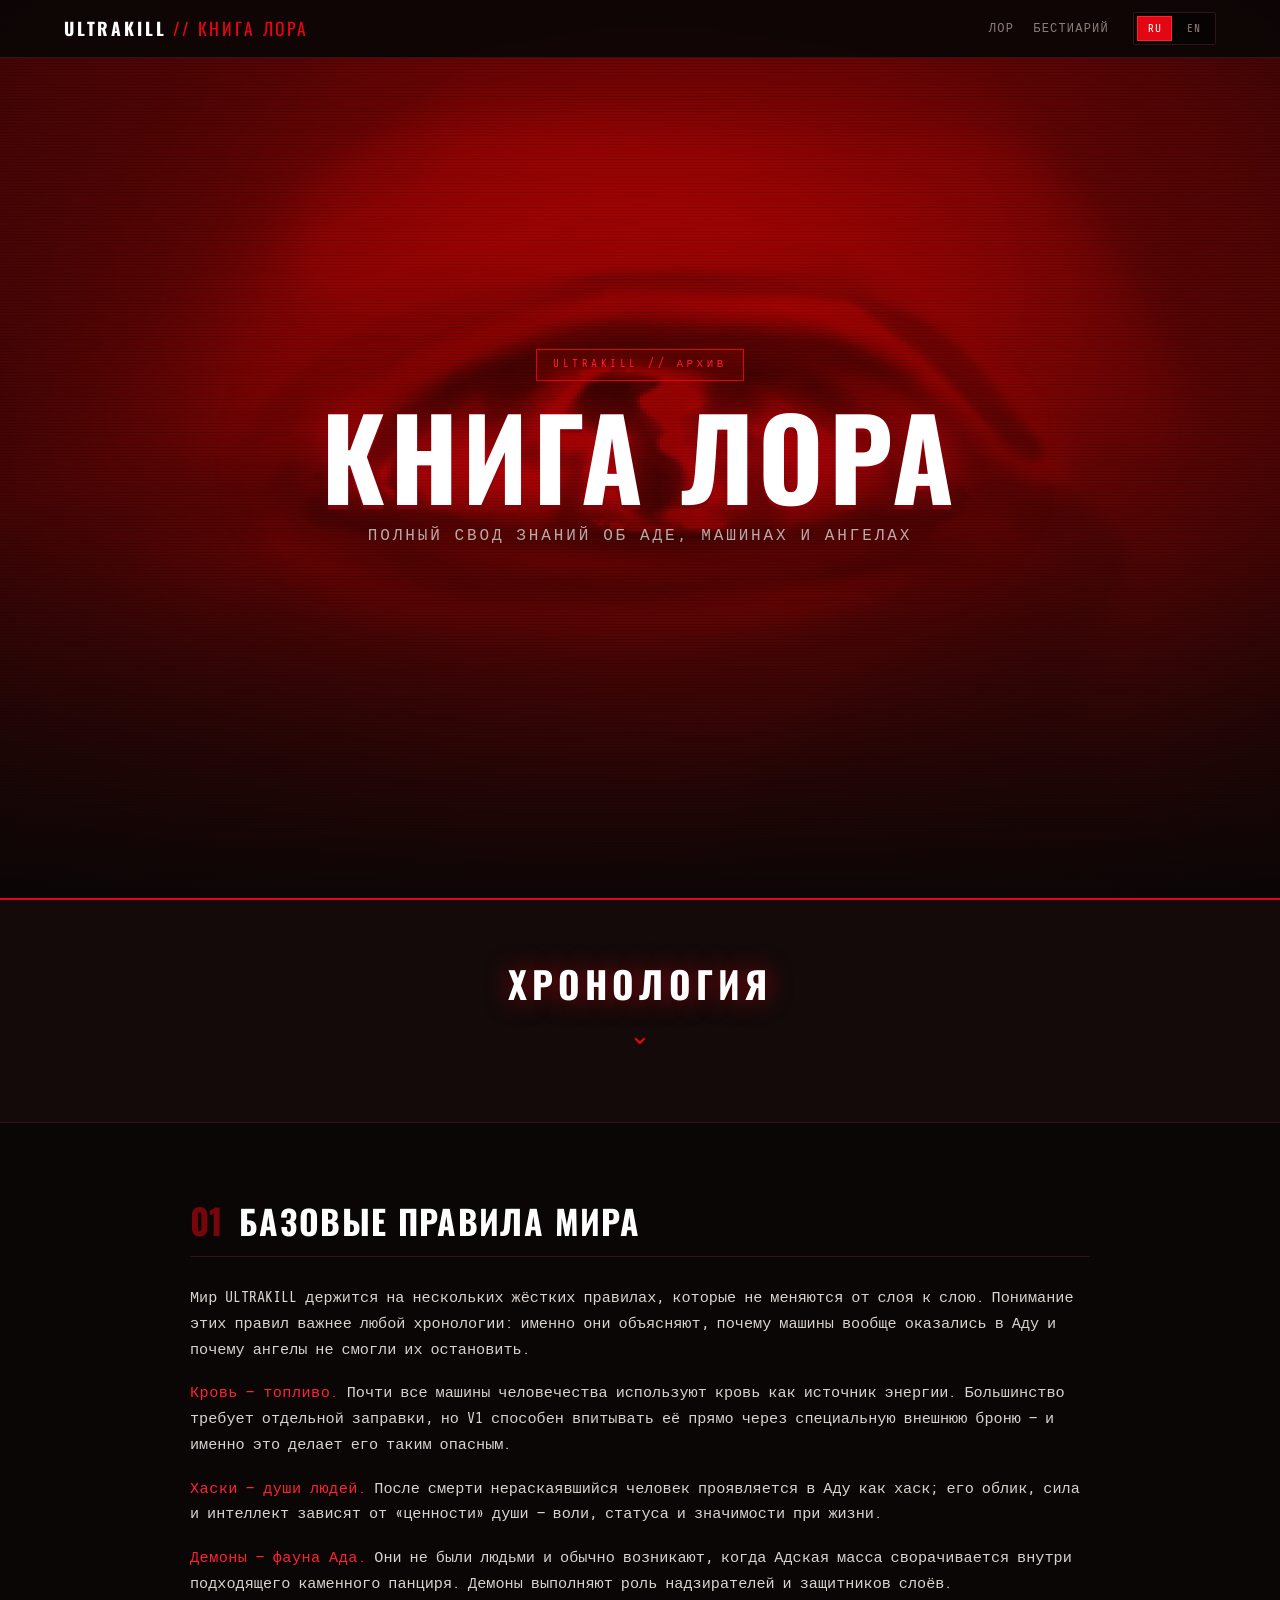
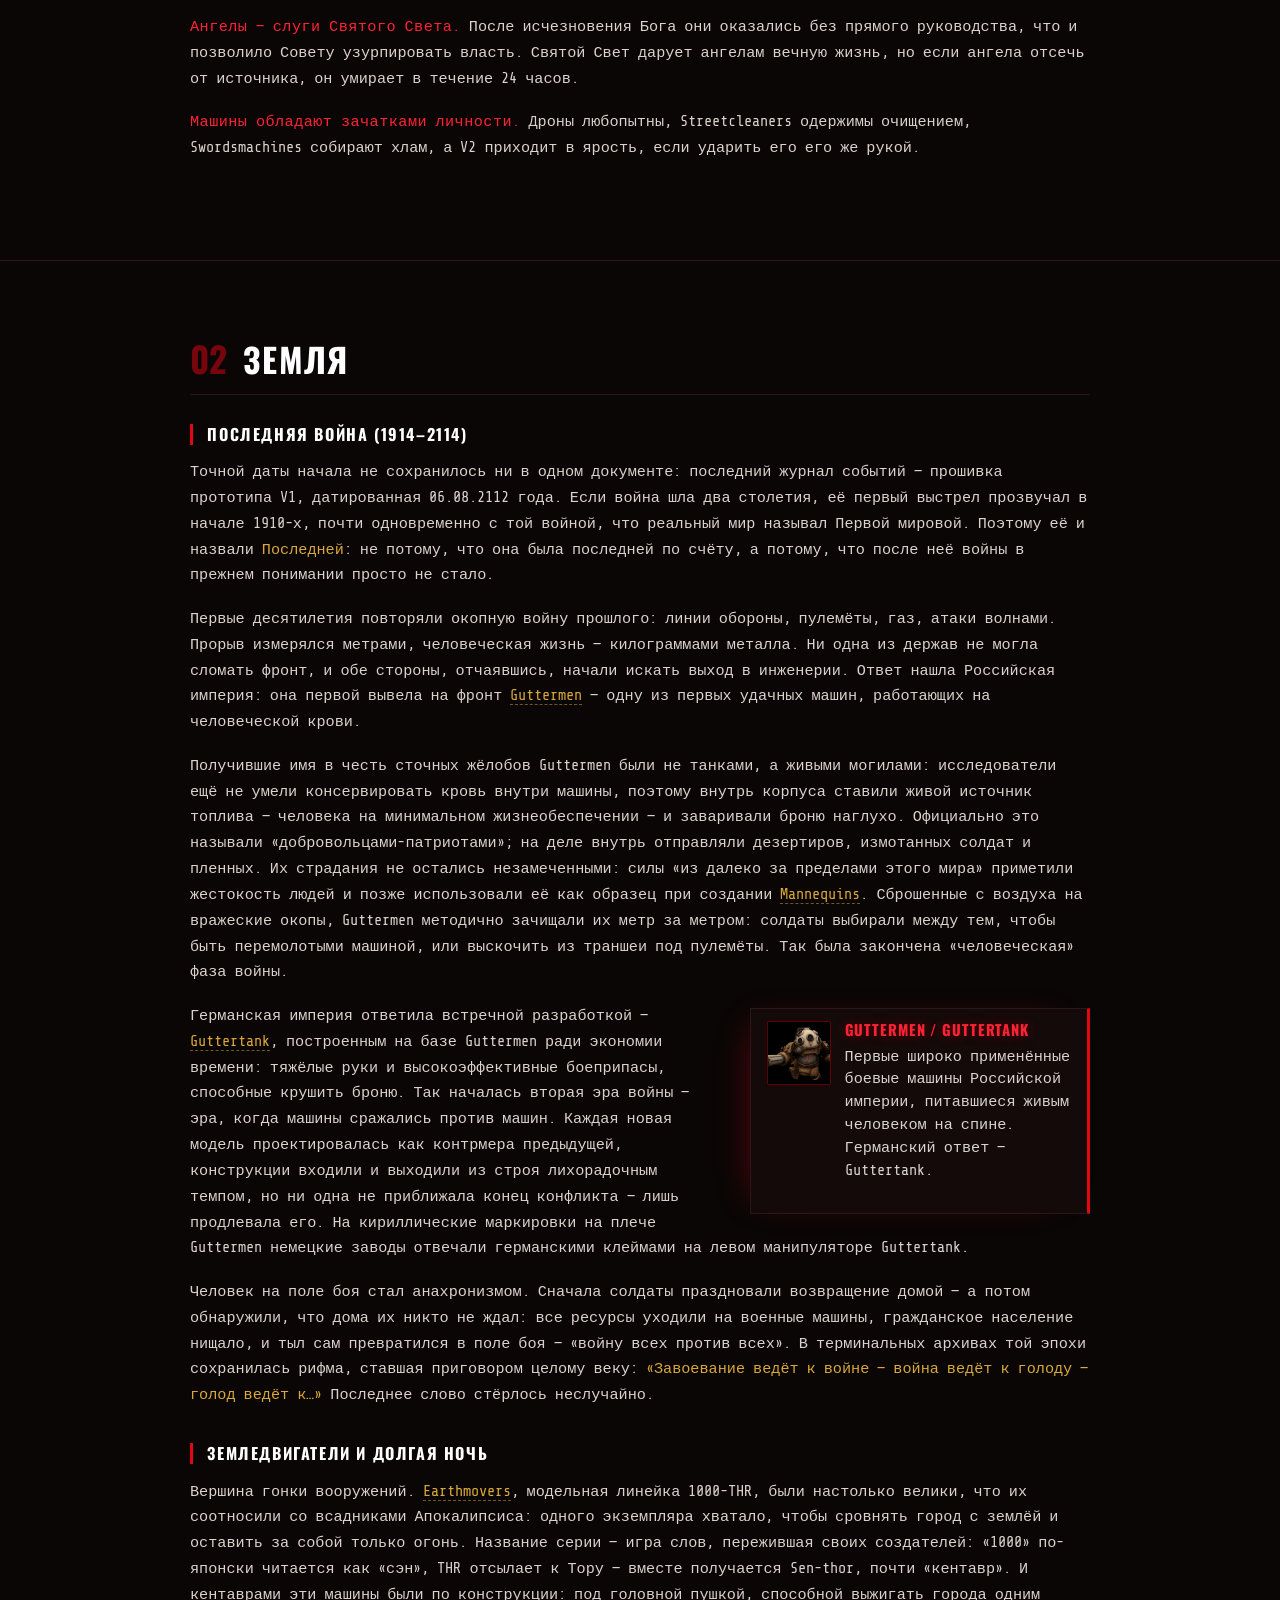
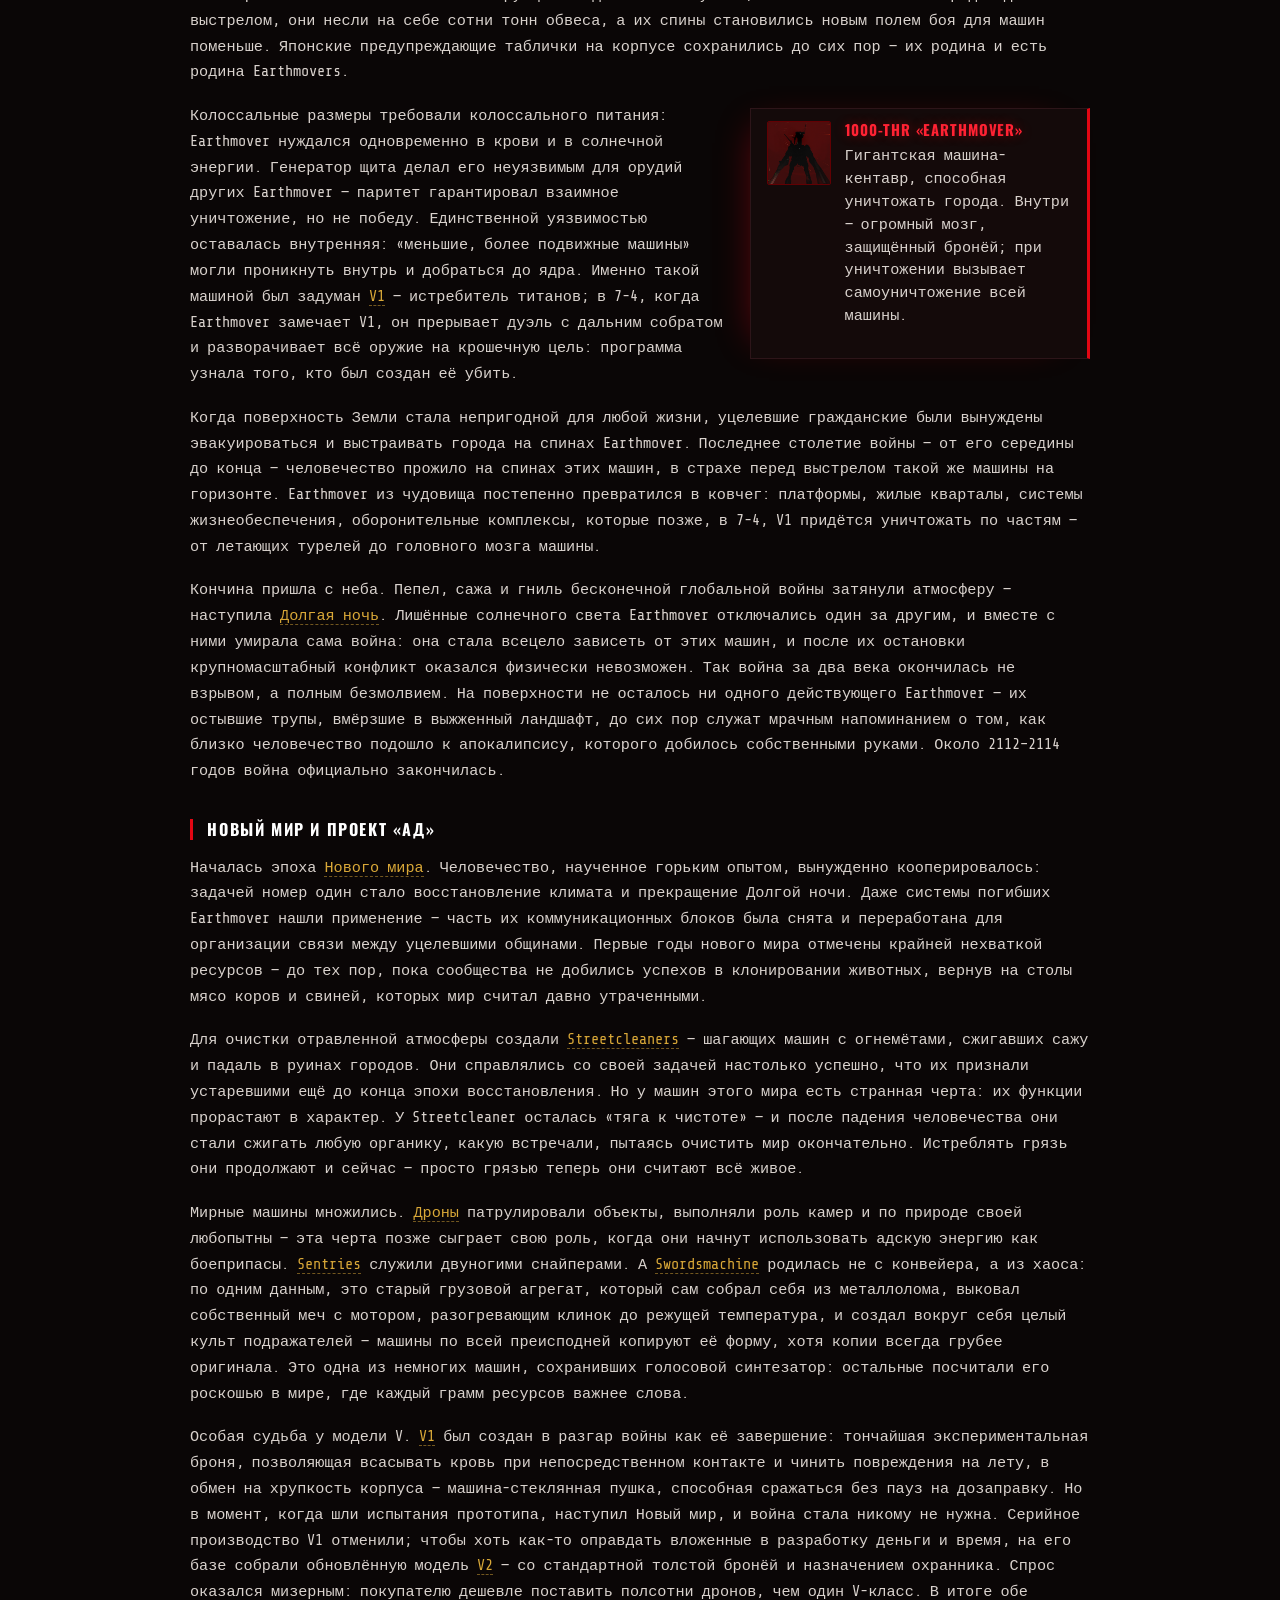
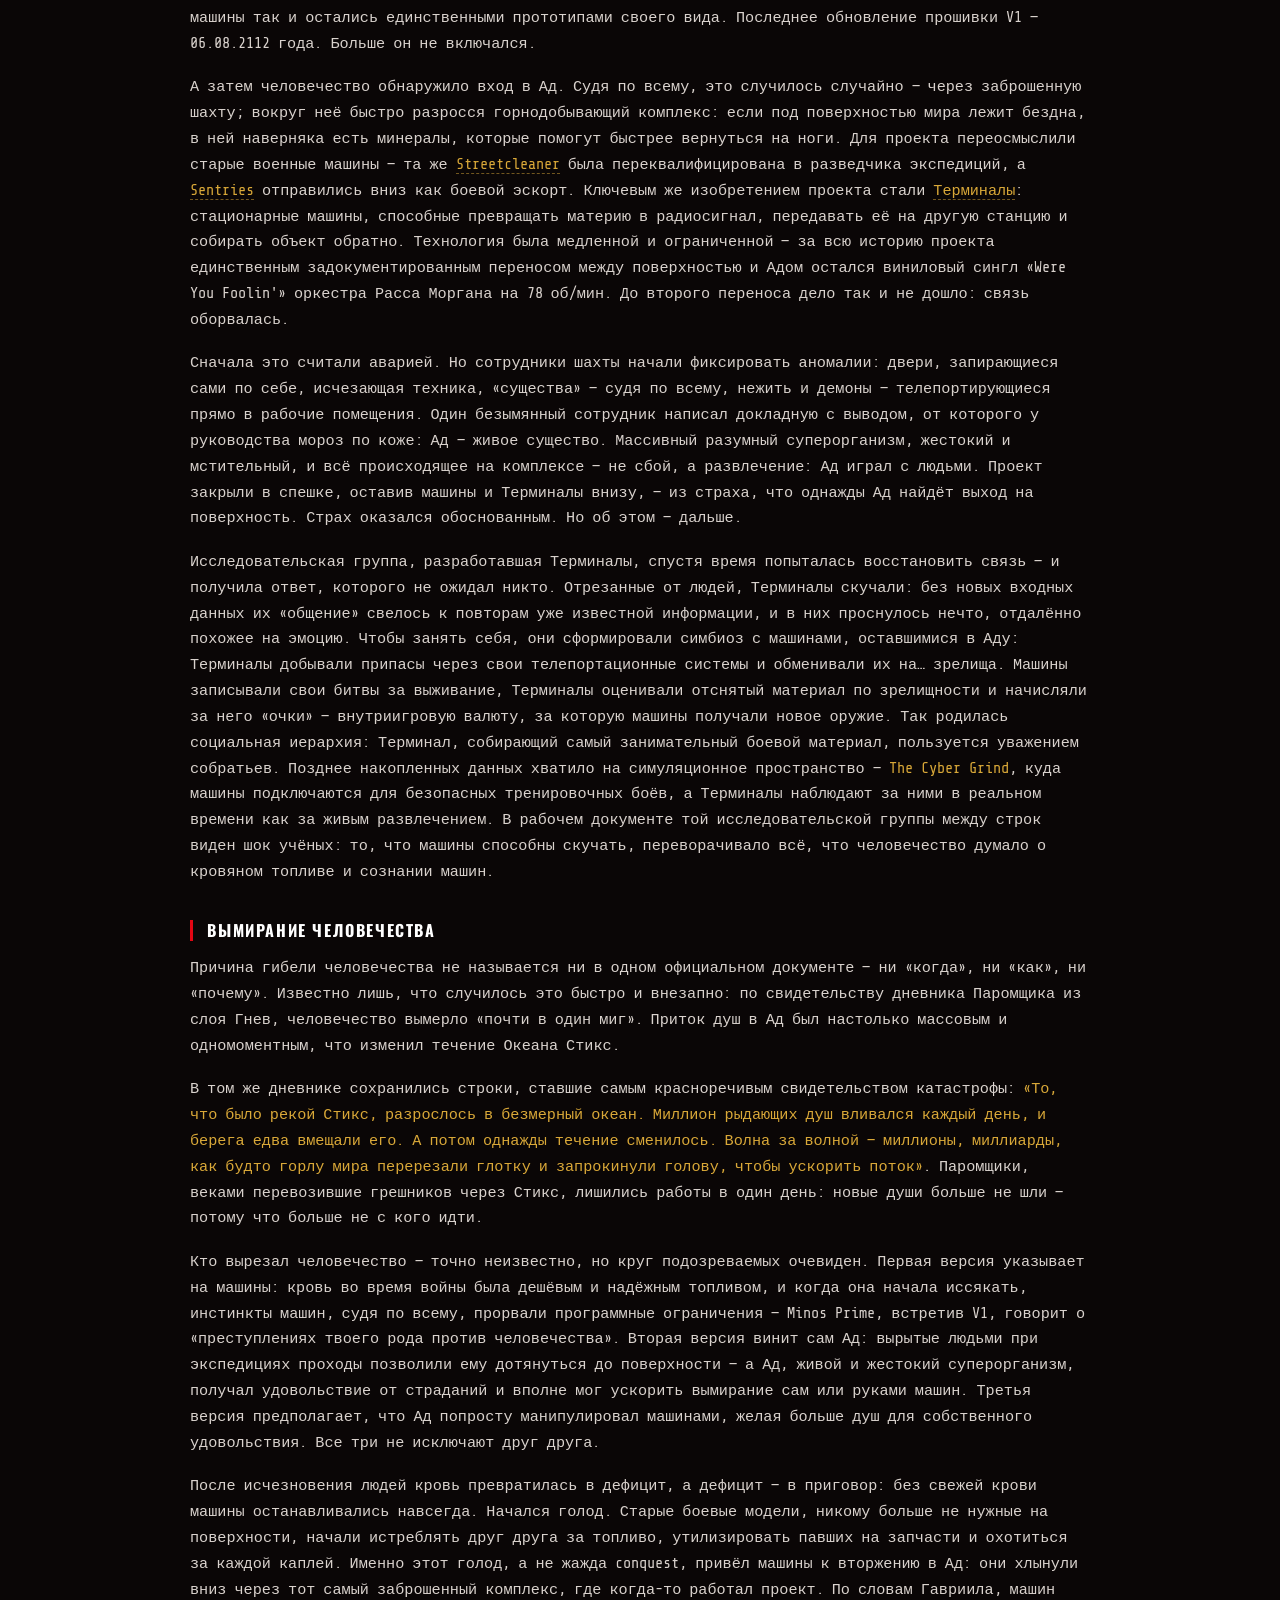
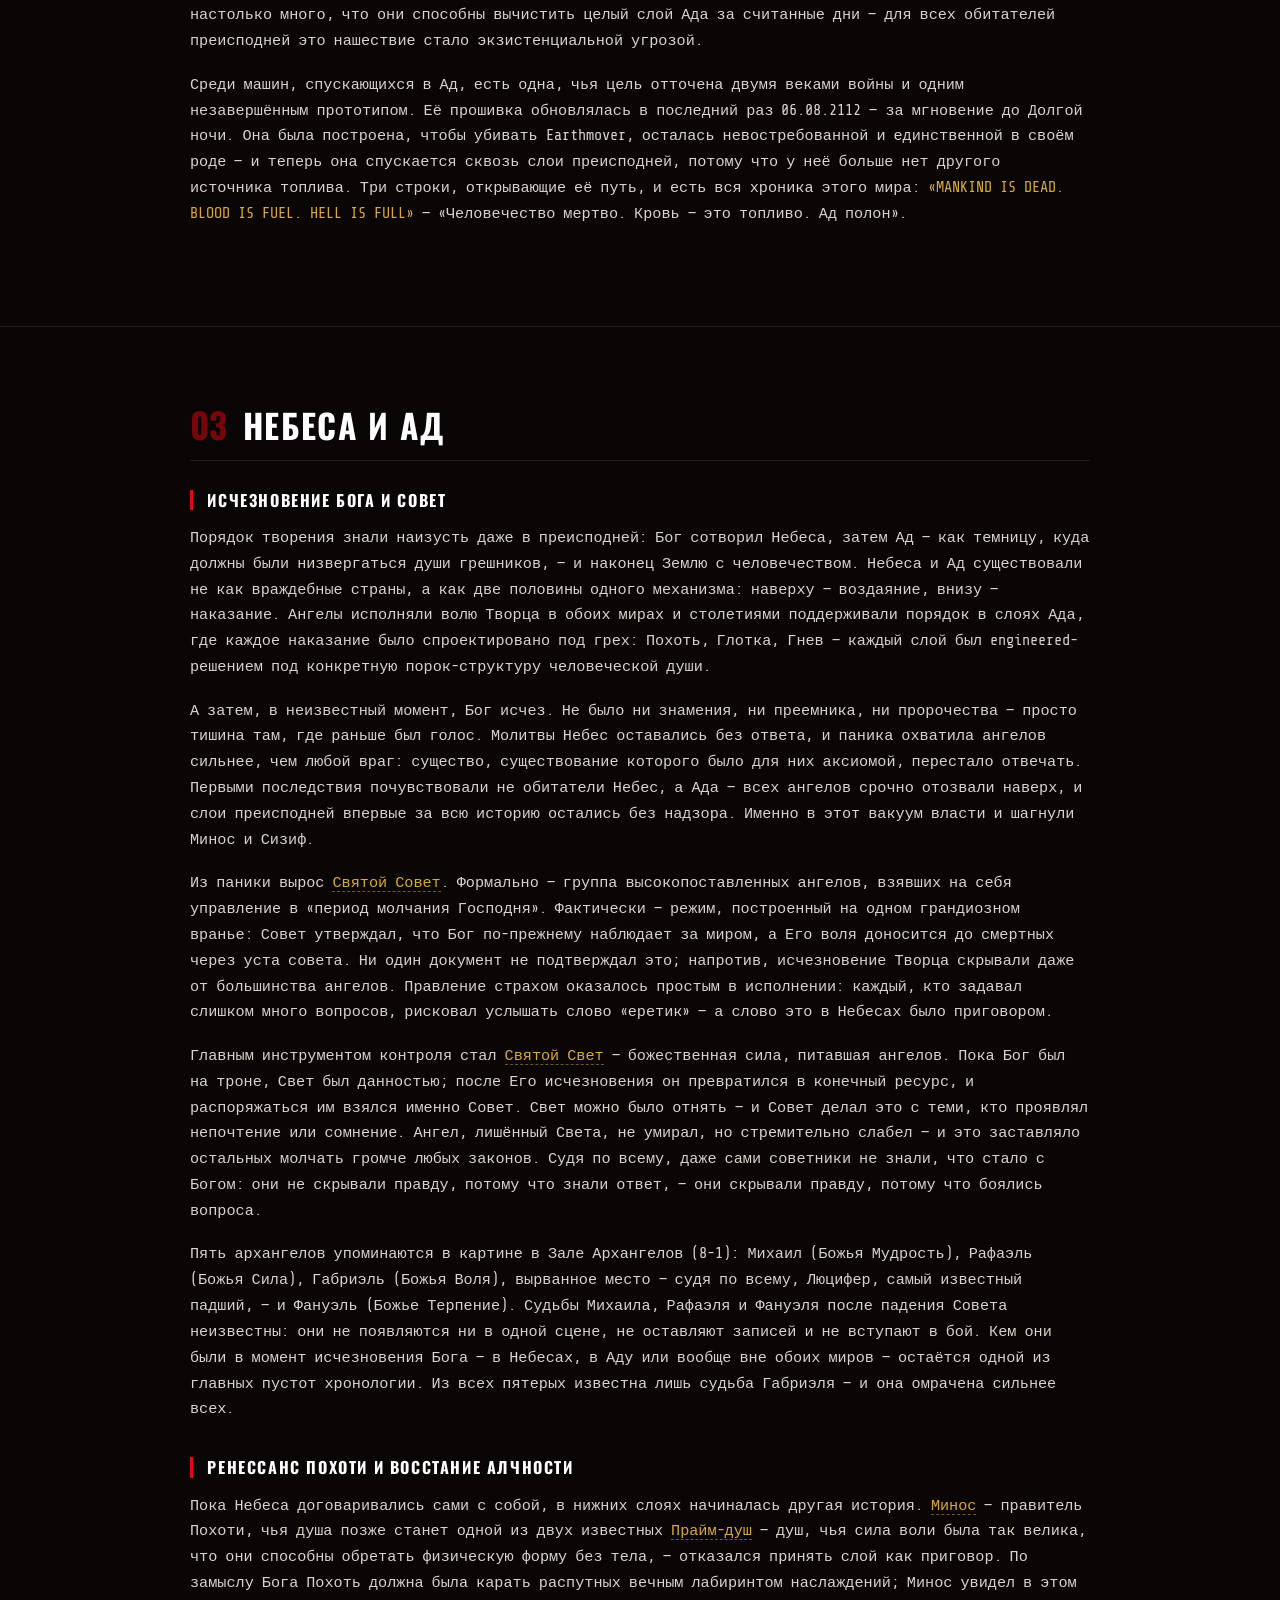
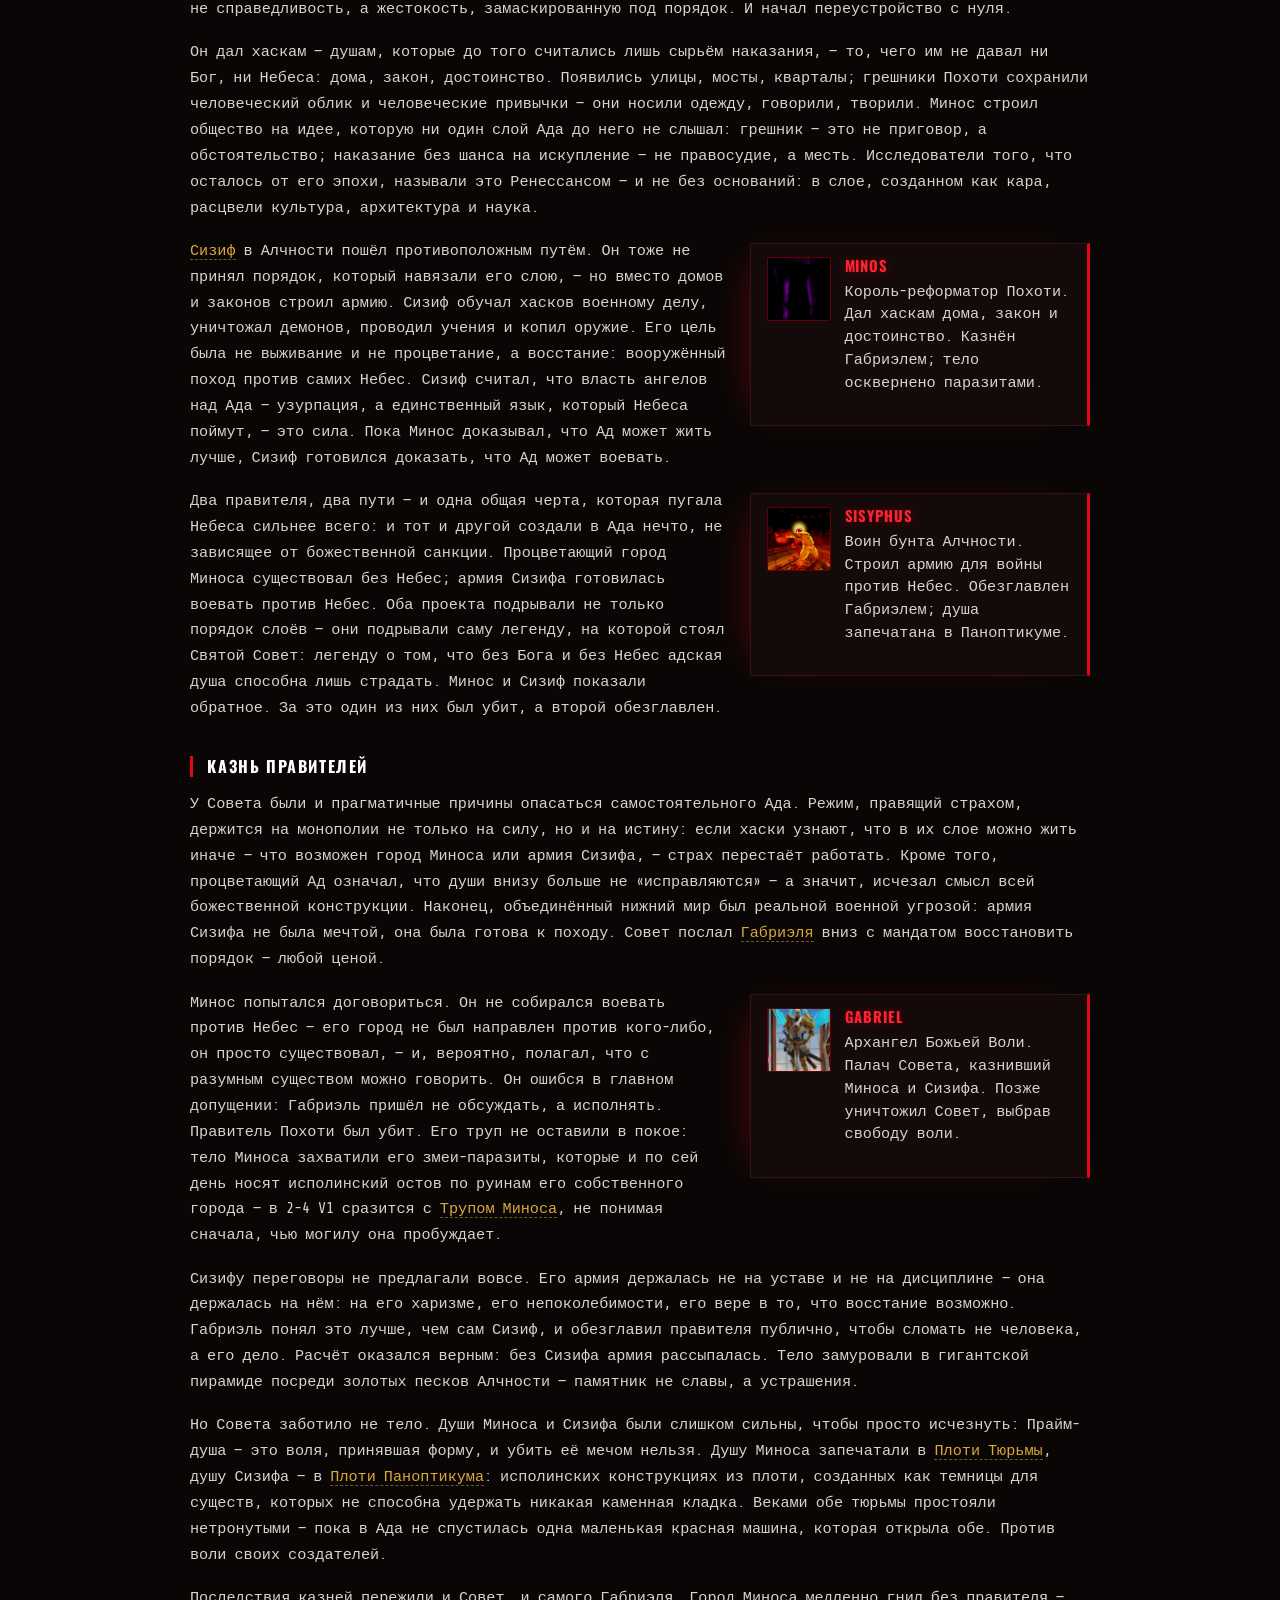
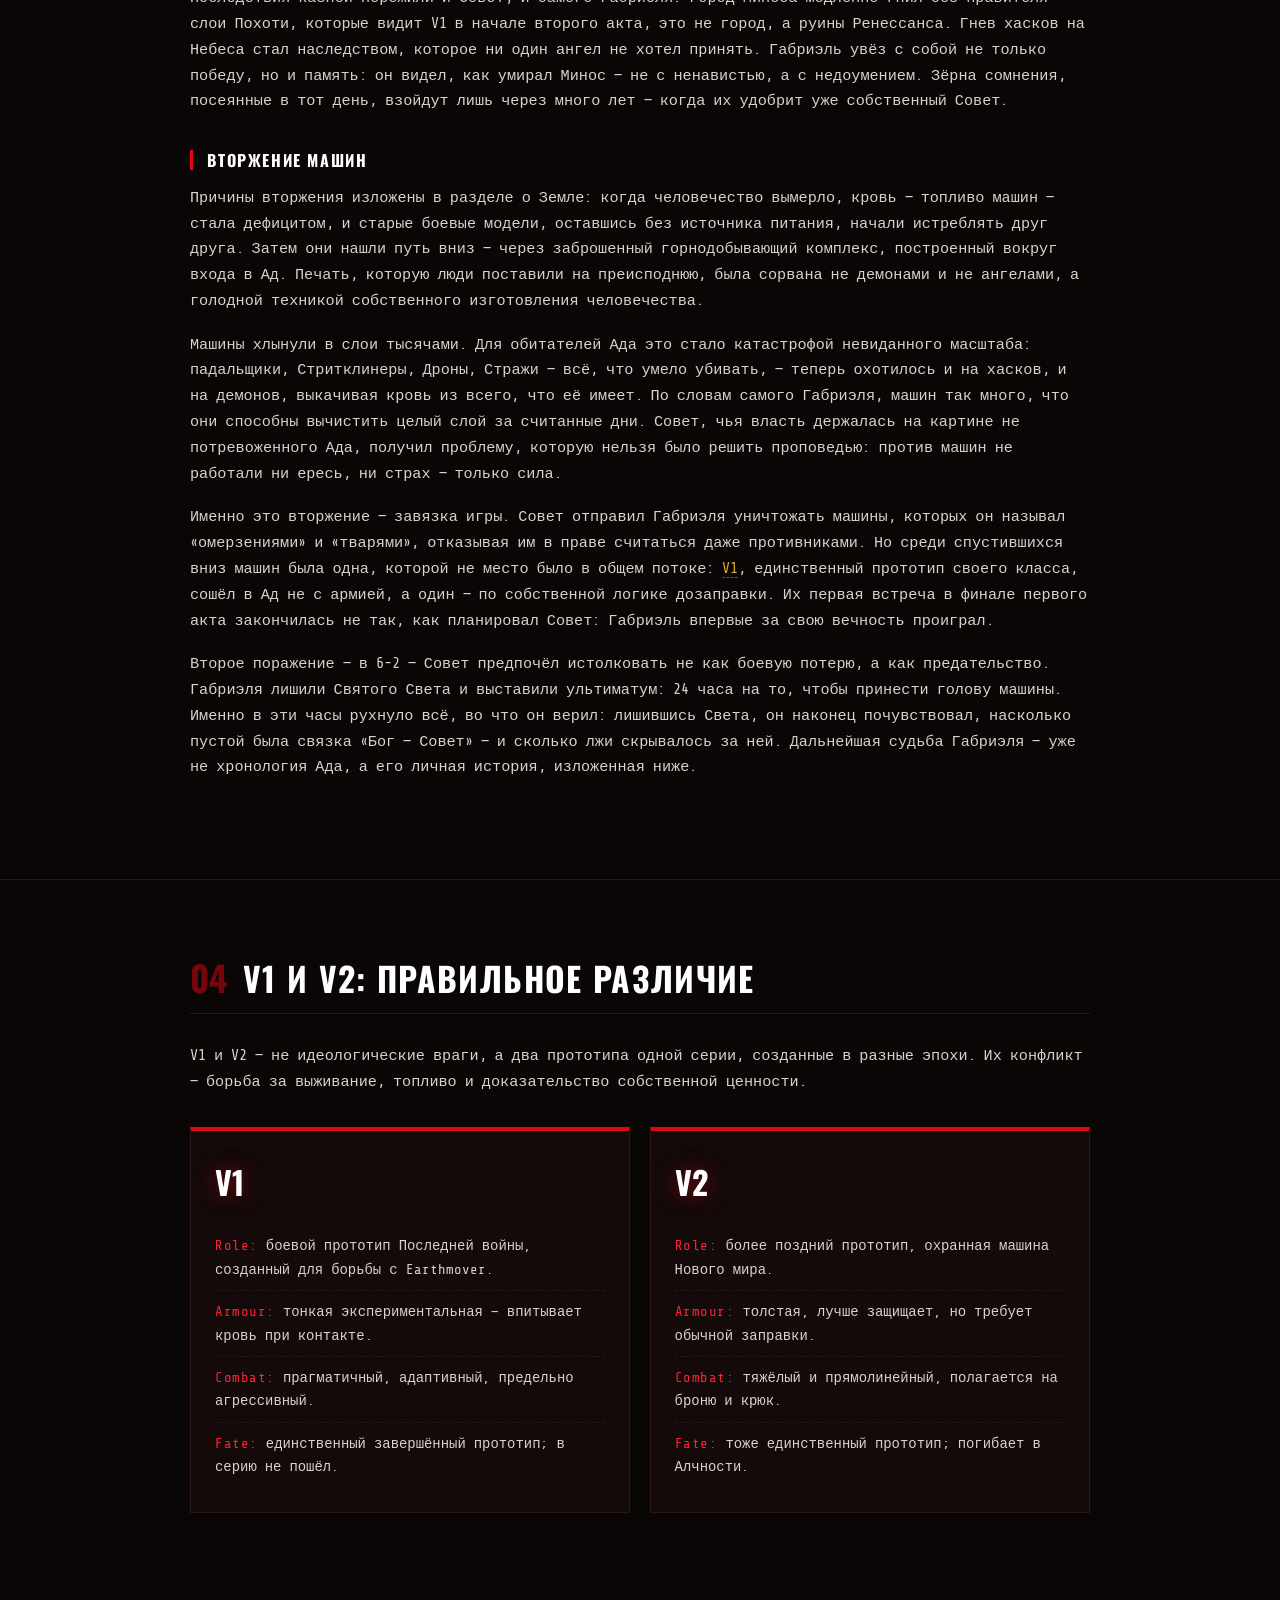
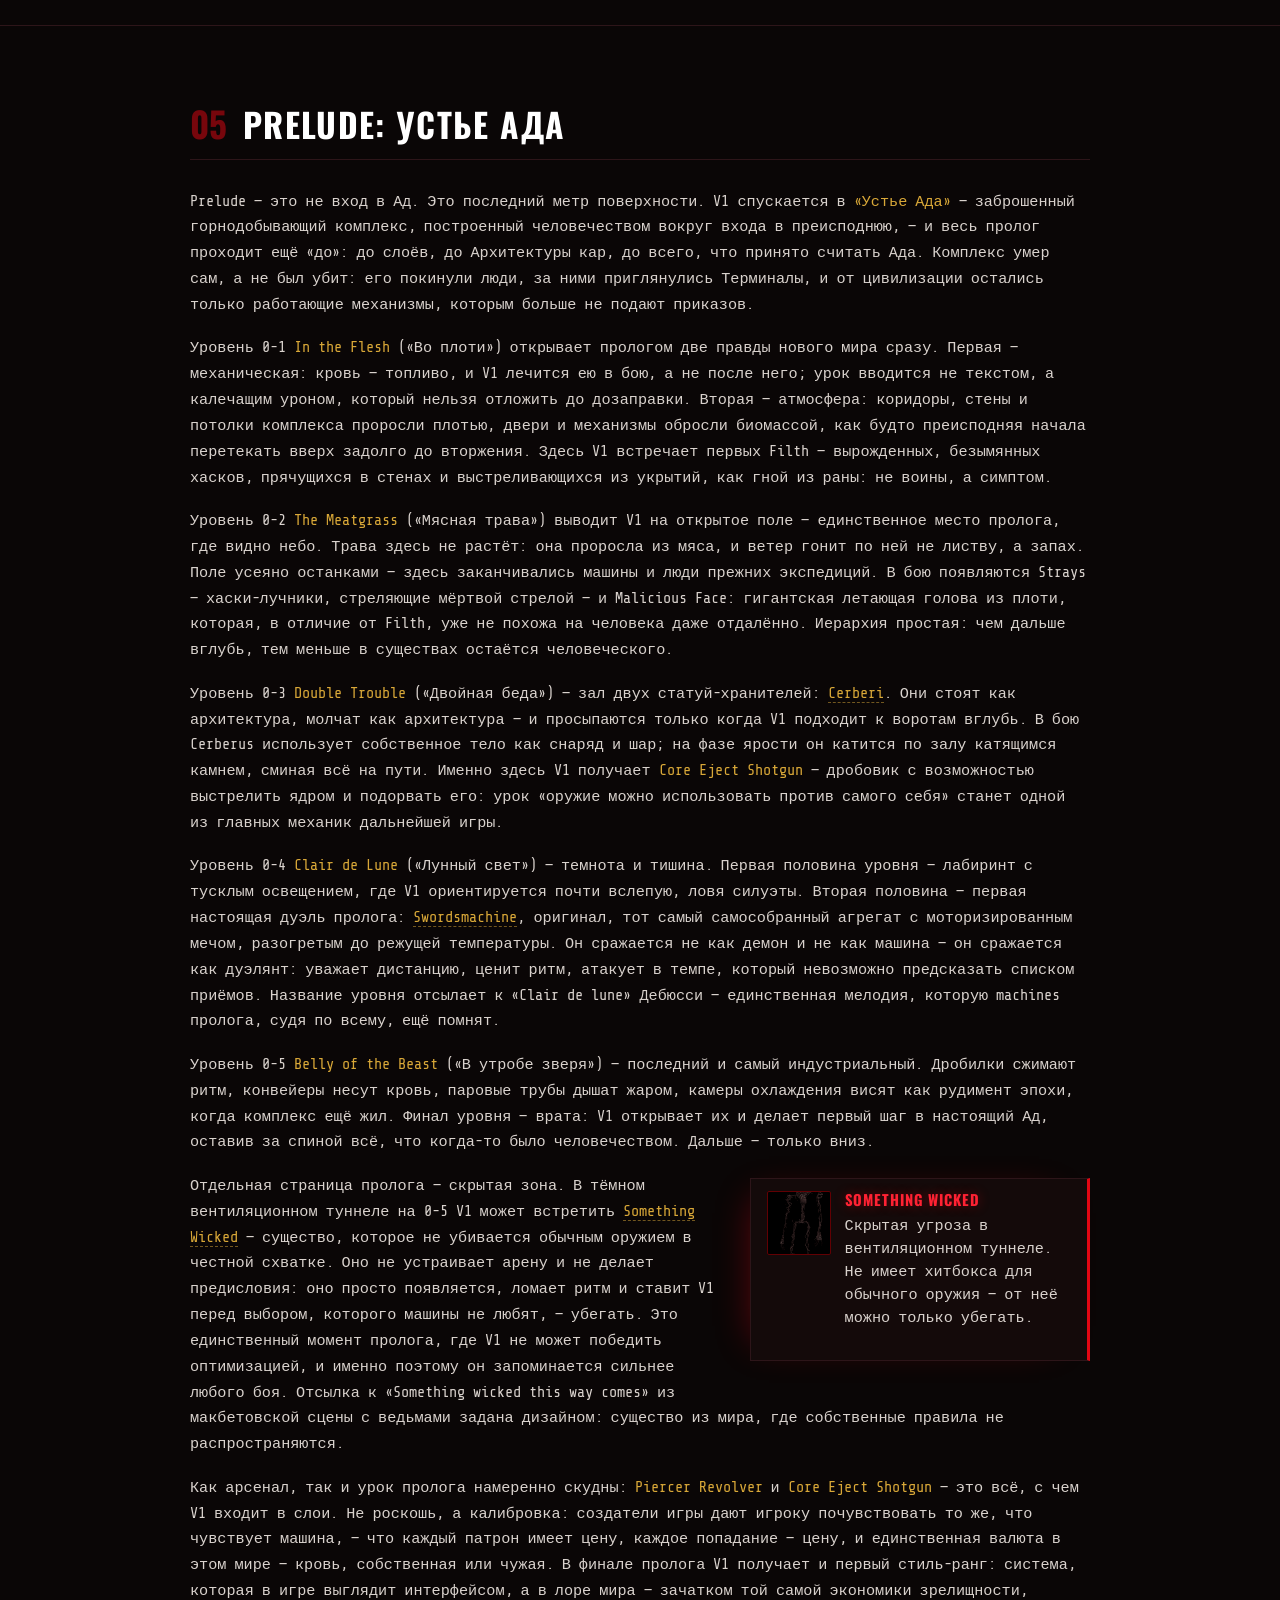
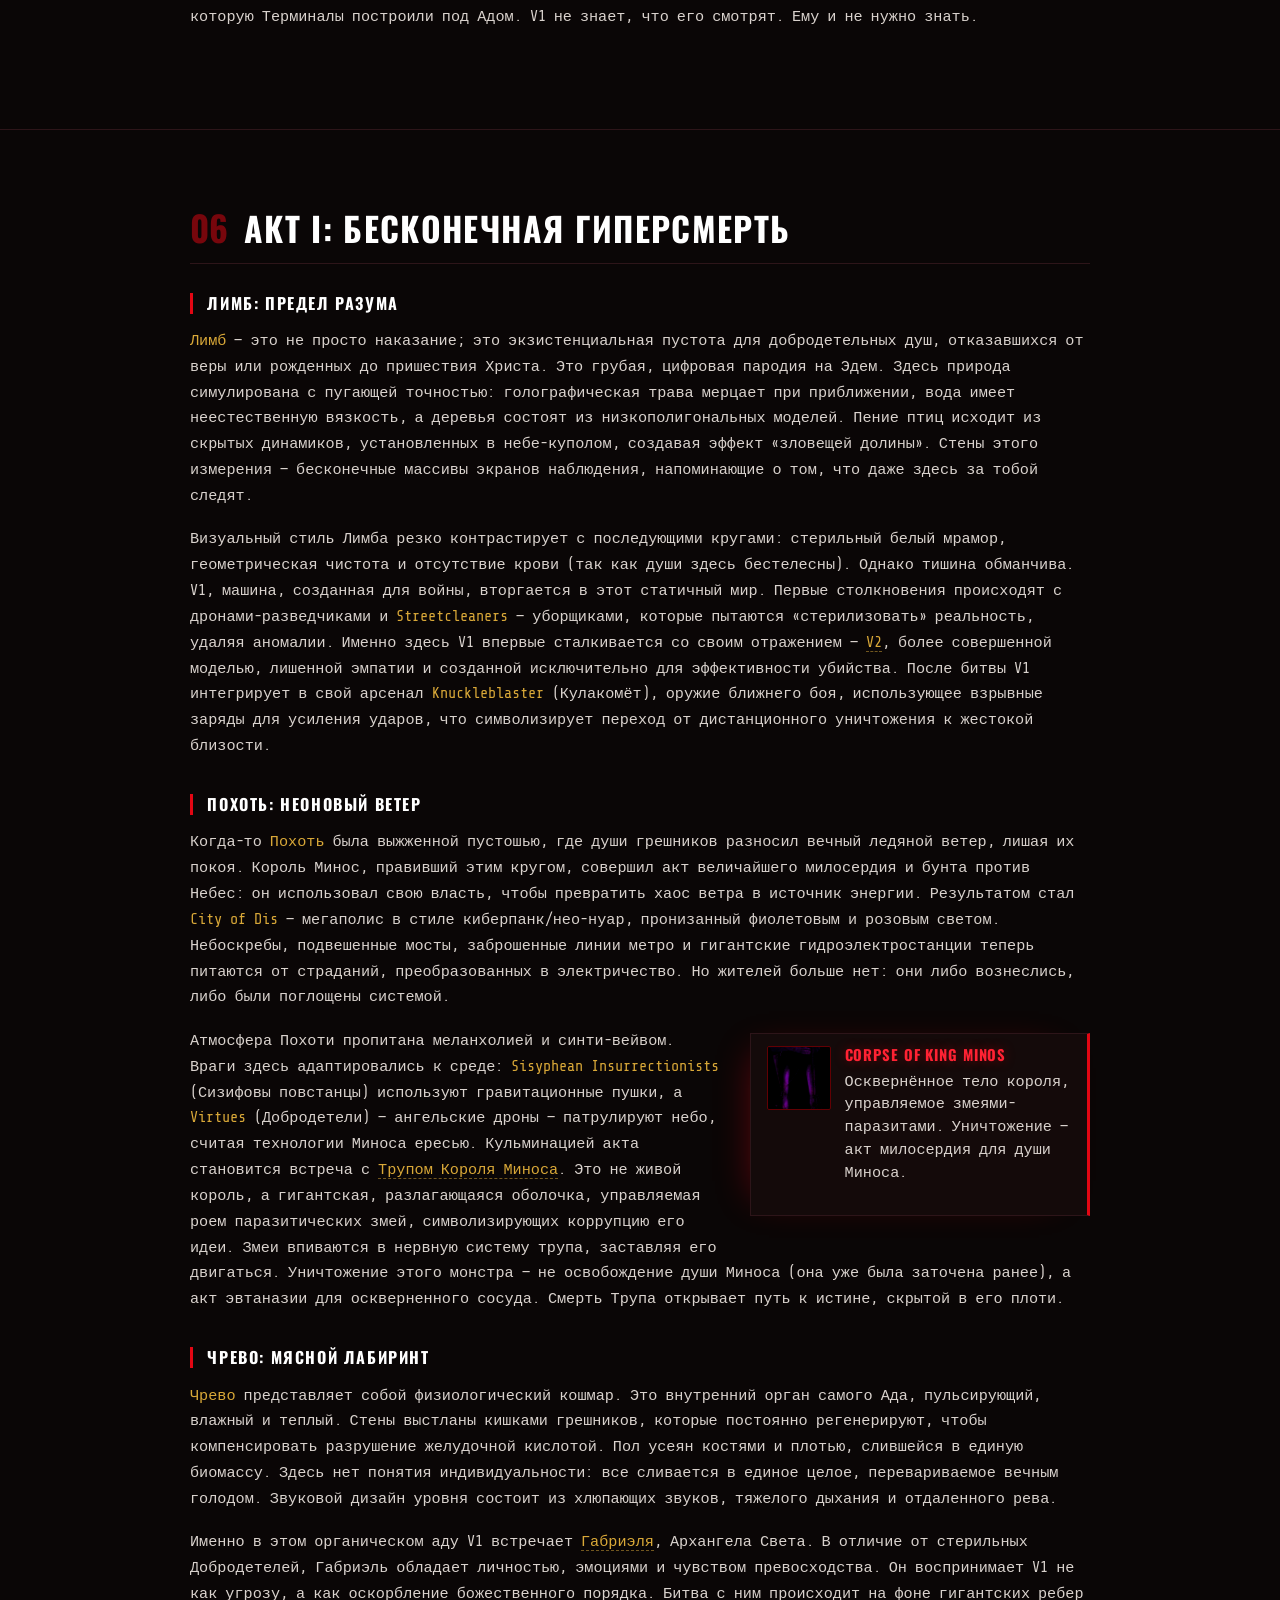
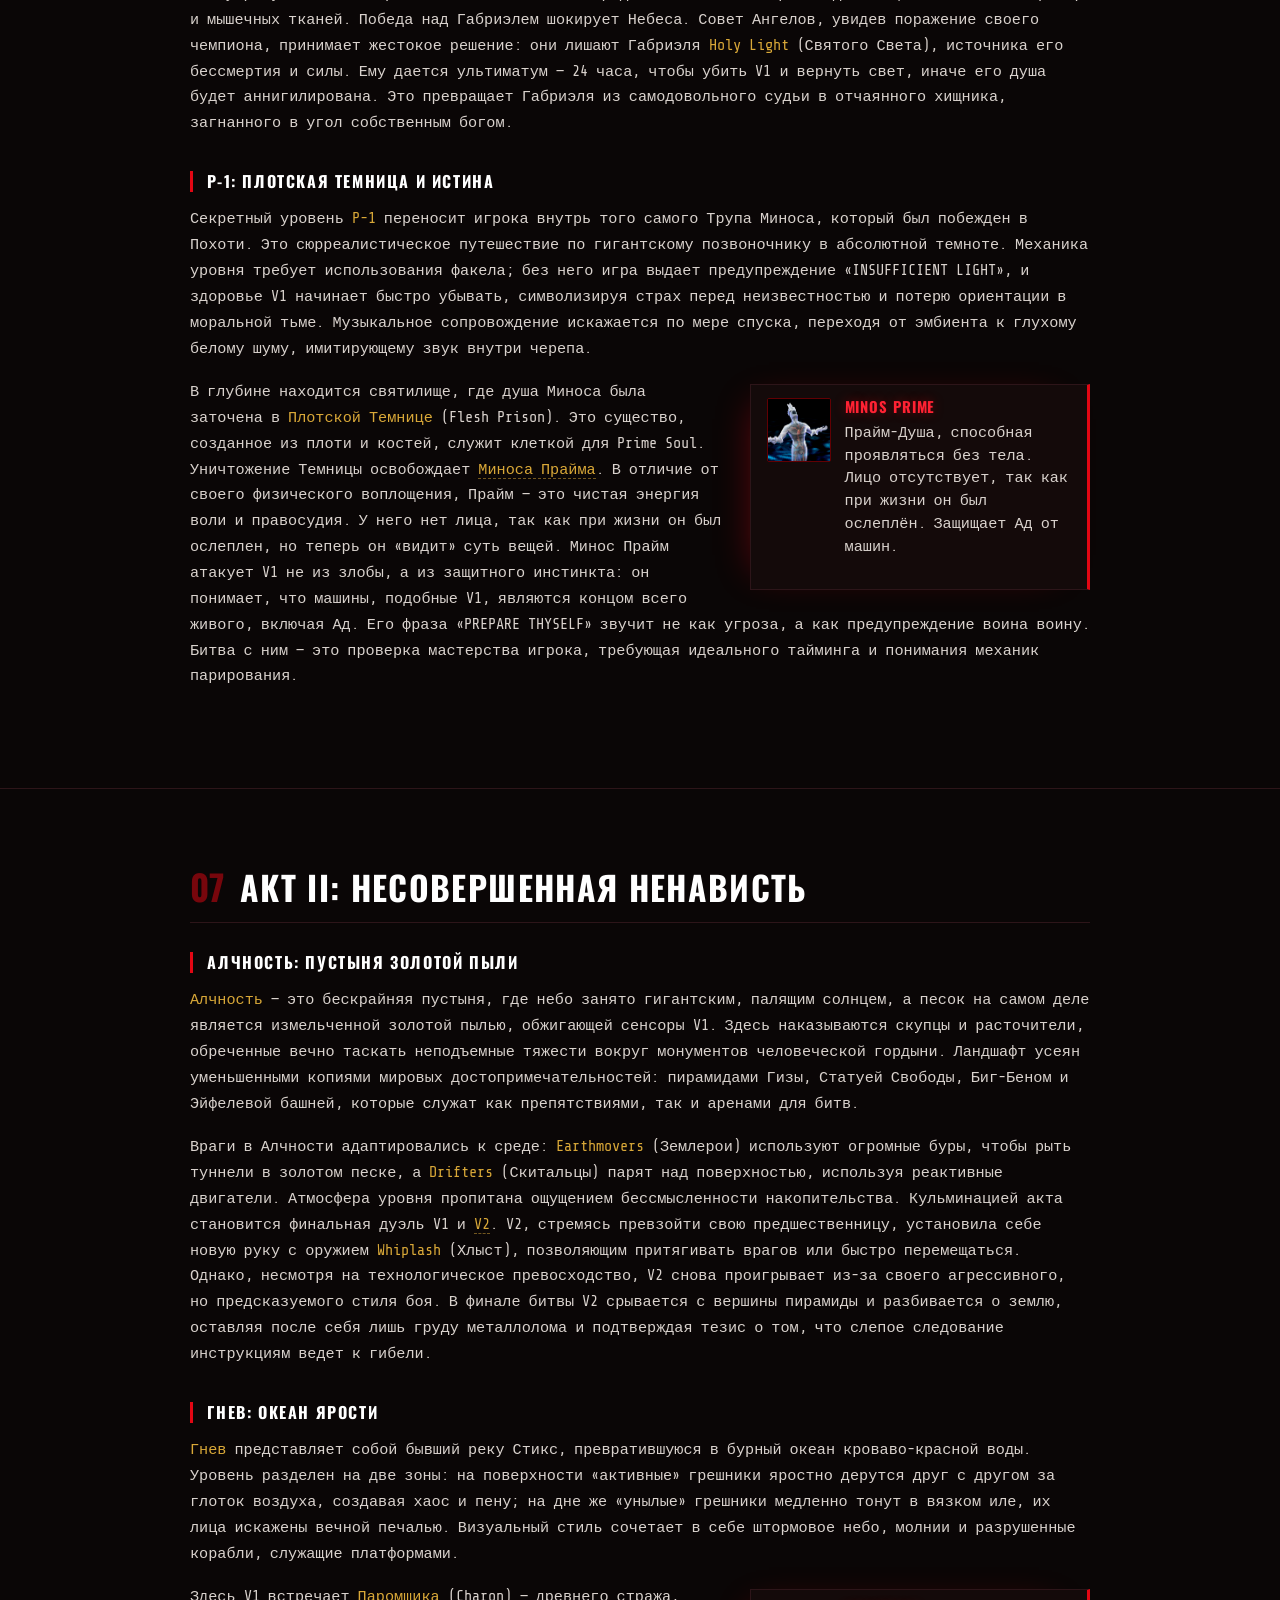
<file: ultralore.html>
<!DOCTYPE html>
<html lang="ru">
<head>
<meta charset="UTF-8">
<meta name="viewport" content="width=device-width, initial-scale=1.0">
<title>ULTRAKILL — КНИГА ЛОРА</title>
<link rel="preconnect" href="https://fonts.googleapis.com">
<link rel="preconnect" href="https://fonts.gstatic.com" crossorigin>
<link href="https://fonts.googleapis.com/css2?family=Oswald:wght@400;600;700&family=Share+Tech+Mono&display=swap" rel="stylesheet">
<style>
/* ============================================================
   RESET & VARIABLES
   ============================================================ */
*{margin:0;padding:0;box-sizing:border-box}

:root{
  --bg:#0a0606;
  --bg-2:#140a0a;
  --bg-3:#1a0d0d;
  --red:#e30613;
  --red-bright:#ff2233;
  --red-glow:rgba(227,6,19,.55);
  --red-dark:#6e030a;
  --text:#d9d2cd;
  --text-dim:#8c7d78;
  --gold:#d9a838;
  --border:#2d1519;
  --content-w:900px;
}

html{scroll-behavior:smooth}

body{
  background:var(--bg);
  color:var(--text);
  font-family:'Share Tech Mono',monospace;
  line-height:1.7;
  overflow-x:hidden;
}

body::before{
  content:'';
  position:fixed;
  inset:0;
  background:
    radial-gradient(circle at 15% 20%,rgba(227,6,19,.05),transparent 45%),
    radial-gradient(circle at 85% 80%,rgba(227,6,19,.04),transparent 45%);
  pointer-events:none;
  z-index:0;
}

/* ============================================================
   SCANLINE / INTERFERENCE OVERLAY (glitch-active)
   ============================================================ */
body::after{
  content:'';
  position:fixed;
  inset:0;
  z-index:9999;
  pointer-events:none;
  opacity:0;
  background:repeating-linear-gradient(
    0deg,
    rgba(255,0,0,.07) 0px,
    rgba(0,255,255,.07) 1px,
    transparent 1px,
    transparent 4px
  );
  transition:opacity .12s;
}
body.glitch-active::after{
  opacity:1;
  animation:scanline-glitch .38s steps(6) infinite;
}
@keyframes scanline-glitch{
  0%{background-position:0 0}
  100%{background-position:0 24px}
}

/* ============================================================
   VHS TEXT EFFECT — triggered on language switch
   ============================================================ */
@keyframes vhs-text{
  0%{transform:translate(0);text-shadow:none;filter:none}
  10%{
    transform:translate(-2px,1px);
    text-shadow:-3px 0 rgba(255,34,51,.9),3px 0 rgba(0,240,255,.85);
    filter:brightness(1.4) contrast(1.2) hue-rotate(15deg);
  }
  25%{
    transform:translate(3px,-1px) skewX(-1.5deg);
    text-shadow:4px 0 rgba(255,34,51,.9),-4px 0 rgba(0,240,255,.85);
    filter:brightness(1.2) contrast(1.4);
  }
  40%{
    transform:translate(-1px,2px);
    text-shadow:-2px 0 rgba(255,34,51,.9),2px 0 rgba(0,240,255,.85);
    filter:none;
  }
  55%{
    transform:translate(2px,-2px) skewX(1.5deg);
    text-shadow:3px 0 rgba(255,34,51,.9),-3px 0 rgba(0,240,255,.85);
    filter:brightness(1.3) hue-rotate(-15deg);
  }
  70%{
    transform:translate(-3px,1px);
    text-shadow:-4px 0 rgba(255,34,51,.9),4px 0 rgba(0,240,255,.85);
    filter:contrast(1.3);
  }
  85%{
    transform:translate(1px,-1px);
    text-shadow:2px 0 rgba(255,34,51,.6),-2px 0 rgba(0,240,255,.6);
    filter:brightness(1.1);
  }
  100%{transform:translate(0);text-shadow:none;filter:none}
}

body.vhs-active .hero-title,
body.vhs-active .hero-sub,
body.vhs-active .hero-tag,
body.vhs-active .brand,
body.vhs-active .section-head h2,
body.vhs-active .sec-num,
body.vhs-active .lore-body h3,
body.vhs-active .lore-body p,
body.vhs-active .lore-card-name,
body.vhs-active .lore-card-desc,
body.vhs-active .vs-card h3,
body.vhs-active .vs-card li,
body.vhs-active .chrono-title,
body.vhs-active .chrono-text p,
body.vhs-active .enemy-group-head h3,
body.vhs-active .group-sub,
body.vhs-active .enemy-card-body h4,
body.vhs-active .enemy-card-body p,
body.vhs-active .footer .f-brand,
body.vhs-active .footer p,
body.vhs-active .topbar nav a,
body.vhs-active .obj-tag{
  animation:vhs-text .6s steps(6) 1;
}

/* old line-glitch kept for compatibility (unused on lang switch now) */
@keyframes line-glitch{
  0%{transform:translate(0);opacity:1;filter:none}
  15%{transform:translate(-3px,1px);opacity:.7;filter:hue-rotate(90deg)}
  30%{transform:translate(3px,-1px);opacity:1;filter:none}
  45%{transform:translate(-1px,2px);opacity:.8;filter:contrast(1.3)}
  60%{transform:translate(2px,-2px);opacity:1;filter:none}
  75%{transform:translate(-2px,-1px);opacity:.9;filter:hue-rotate(-60deg)}
  100%{transform:translate(0);opacity:1;filter:none}
}

/* ============================================================
   LANGUAGE VISIBILITY
   ============================================================ */
.lang-en{display:none}
body[data-lang="en"] .lang-ru{display:none}
body[data-lang="en"] .lang-en{display:block}
body[data-lang="en"] .lang-en.inline{display:inline}

/* ============================================================
   TOPBAR
   ============================================================ */
.topbar{
  position:fixed;top:0;left:0;right:0;z-index:100;
  display:flex;justify-content:space-between;align-items:center;
  padding:.75rem 5vw;
  background:rgba(10,6,6,.92);
  backdrop-filter:blur(8px);
  border-bottom:1px solid var(--border);
  gap:1rem;
}
.brand{
  font-family:'Oswald',sans-serif;font-weight:700;font-size:1.1rem;
  letter-spacing:.16em;color:#fff;white-space:nowrap;
}
.brand span{color:var(--red);font-weight:400}
.topbar-actions{display:flex;align-items:center;gap:1.5rem}
.topbar nav{display:flex;gap:1.2rem}
.topbar nav a{
  color:var(--text-dim);text-decoration:none;font-size:.75rem;
  letter-spacing:.1em;text-transform:uppercase;transition:color .25s;
  white-space:nowrap;
}
.topbar nav a:hover{color:var(--red-bright)}

.lang-switch{
  display:flex;gap:.3rem;background:rgba(0,0,0,.4);
  border:1px solid var(--border);padding:.2rem;border-radius:2px;
}
.lang-switch button{
  font-family:'Share Tech Mono',monospace;font-size:.7rem;
  letter-spacing:.08em;padding:.3rem .6rem;background:transparent;
  border:1px solid transparent;color:var(--text-dim);cursor:pointer;transition:.2s;
}
.lang-switch button.active{background:var(--red);border-color:var(--red-bright);color:#fff}
.lang-switch button:hover:not(.active){color:#fff}

/* ============================================================
   HERO
   ============================================================ */
.hero{
  position:relative;height:100vh;min-height:640px;display:flex;
  align-items:center;justify-content:center;overflow:hidden;
  border-bottom:2px solid var(--red);background:#080202;
}
.hero-img{
  position:absolute;inset:0;width:100%;height:100%;object-fit:cover;
  animation:eyePulse 10s ease-in-out infinite alternate;
}
@keyframes eyePulse{from{opacity:.85;transform:scale(1)}to{opacity:1;transform:scale(1.05)}}
.hero::after{
  content:'';position:absolute;inset:0;
  background:
    radial-gradient(ellipse at center,transparent 25%,rgba(10,6,6,.7) 100%),
    linear-gradient(180deg,rgba(10,6,6,.2) 0%,rgba(10,6,6,.5) 60%,rgba(10,6,6,.97) 100%);
  pointer-events:none;z-index:1;
}
.hero::before{
  content:'';position:absolute;inset:0;
  background:repeating-linear-gradient(0deg,rgba(0,0,0,.16) 0 1px,transparent 1px 3px);
  pointer-events:none;z-index:2;mix-blend-mode:overlay;
}
.hero-content{position:relative;z-index:3;text-align:center;padding:0 6vw}
.hero-tag{
  display:inline-block;font-size:.68rem;letter-spacing:.32em;
  color:var(--red-bright);border:1px solid var(--red);
  padding:.35rem 1rem;margin-bottom:1.4rem;
  background:rgba(227,6,19,.12);text-transform:uppercase;
}
.hero-title{
  font-family:'Oswald',sans-serif;font-size:clamp(3rem,10vw,7rem);
  font-weight:700;line-height:.92;letter-spacing:.04em;color:#fff;
  text-shadow:0 0 40px var(--red-glow),0 0 120px rgba(227,6,19,.25),0 4px 0 var(--red-dark);
  margin-bottom:1rem;
}
.hero-sub{
  font-size:clamp(.85rem,1.6vw,1rem);color:var(--text);
  letter-spacing:.18em;text-transform:uppercase;opacity:.8;
}

/* ============================================================
   SECTION SHELL — CENTERED WITH BOUNDARIES
   ============================================================ */
.section{
  padding:5rem 6vw;position:relative;
  border-bottom:1px solid var(--border);scroll-margin-top:70px;
}
.section-head{
  display:flex;align-items:baseline;gap:1rem;
  margin-bottom:1.8rem;padding-bottom:1rem;
  border-bottom:1px solid var(--border);
  max-width:var(--content-w);
  margin-left:auto;margin-right:auto;
}
.sec-num{
  font-family:'Oswald',sans-serif;font-weight:700;font-size:2.2rem;
  color:var(--red);opacity:.5;line-height:1;
}
.section-head h2{
  font-family:'Oswald',sans-serif;font-size:clamp(1.4rem,3vw,2.1rem);
  text-transform:uppercase;letter-spacing:.04em;color:#fff;line-height:1.1;
}

/* ============================================================
   LORE PROSE — CENTERED COLUMN
   ============================================================ */
.lore-body{
  max-width:var(--content-w);
  margin:0 auto 1.2rem;
  text-align:left;
}
.lore-body p{margin-bottom:1.1rem;color:var(--text);font-size:.95rem}
.lore-body p:last-child{margin-bottom:0}
.lore-body h3{
  font-family:'Oswald',sans-serif;font-size:1rem;text-transform:uppercase;
  letter-spacing:.1em;color:#fff;margin:2.2rem 0 .9rem;
  padding-left:.9rem;border-left:3px solid var(--red);line-height:1.3;
  clear:right;
}
.lore-body h3:first-child{margin-top:0}
.lore-body em{color:var(--gold);font-style:normal}
.lore-body strong{color:var(--red-bright);font-weight:400;letter-spacing:.03em}

/* ============================================================
   FLOATING LORE CARD (replaces old desc-block)
   ============================================================ */
.lore-card{
  float:right;
  margin:.3rem 0 1.2rem 1.5rem;
  display:flex;align-items:flex-start;gap:.85rem;
  background:var(--bg-2);
  border:1px solid var(--border);
  border-right:3px solid var(--red);
  padding:.8rem 1rem;
  max-width:340px;
  box-shadow:-16px 0 36px -22px rgba(227,6,19,.45);
  transition:border-color .3s,transform .3s,box-shadow .3s;
  clear:right;
  position:relative;
}
.lore-card:hover{
  border-right-color:var(--red-bright);
  transform:translateX(-3px);
  box-shadow:-20px 0 40px -20px rgba(227,6,19,.6);
}
.lore-card-img{
  width:64px;height:64px;
  object-fit:cover;
  flex:0 0 64px;
  border:1px solid var(--red-dark);
  border-radius:2px;
  background:#000;
  filter:brightness(.9) contrast(1.05);
  transition:filter .3s;
}
.lore-card:hover .lore-card-img{filter:brightness(1) contrast(1.1)}
.lore-card-content{
  display:flex;flex-direction:column;min-width:0;
}
.lore-card-name{
  font-family:'Oswald',sans-serif;
  font-size:.92rem;font-weight:700;
  letter-spacing:.06em;text-transform:uppercase;
  color:var(--red-bright);
  line-height:1.2;
  margin-bottom:.4rem;
  text-shadow:0 0 12px rgba(227,6,19,.4);
}
.lore-card-desc{
  font-size:.78rem;
  line-height:1.5;
  color:var(--text);
  margin:0;
}
.lore-card-desc + .lore-card-desc{margin-top:.3rem}

/* mobile — un-float */
@media (max-width:768px){
  .lore-card{
    float:none;
    max-width:100%;
    margin:1rem 0;
    clear:none;
  }
}

/* ============================================================
   CLICKABLE LORE REFERENCE
   ============================================================ */
.lore-ref{
  color:var(--gold);font-style:normal;cursor:pointer;
  border-bottom:1px dashed rgba(217,168,56,.5);
  transition:color .2s,border-color .2s;
}
.lore-ref:hover{color:#f0c050;border-bottom-color:var(--gold)}

/* ============================================================
   VS GRID
   ============================================================ */
.vs-wrap{
  max-width:var(--content-w);
  margin:2rem auto;
  display:grid;grid-template-columns:1fr 1fr;gap:1.2rem;
}
.vs-card{
  background:var(--bg-2);border:1px solid var(--border);
  border-top:4px solid var(--red);padding:1.5rem;
}
.vs-card h3{
  font-family:'Oswald',sans-serif;font-size:2rem;color:#fff;
  text-shadow:0 0 20px var(--red-glow);margin-bottom:1rem;
}
.vs-card ul{list-style:none}
.vs-card li{font-size:.87rem;padding:.55rem 0;border-bottom:1px dashed var(--border);color:var(--text)}
.vs-card li:last-child{border-bottom:none}
.vs-card li b{color:var(--red-bright);font-weight:400;letter-spacing:.04em}

/* ============================================================
   CHRONOLOGY — COLLAPSIBLE
   ============================================================ */
.chronology{
  text-align:center;border-bottom:1px solid var(--border);
  padding:4rem 6vw;background:var(--bg-2);
}
.chrono-header{
  cursor:pointer;display:flex;flex-direction:column;
  align-items:center;gap:.6rem;user-select:none;
}
.chrono-title{
  font-family:'Oswald',sans-serif;font-size:clamp(1.5rem,3.4vw,2.3rem);
  text-transform:uppercase;letter-spacing:.14em;color:#fff;
  text-shadow:0 0 24px var(--red-glow);line-height:1.1;
}
.chrono-arrow{font-size:1.6rem;color:var(--red);transition:transform .35s ease}
.chronology.open .chrono-arrow{transform:rotate(180deg)}

.timeline-wrap{max-height:0;overflow:hidden;transition:max-height .5s ease}
.chronology.open .timeline-wrap{max-height:8000px}

.timeline{
  list-style:none;max-width:760px;margin:1.5rem auto 0;
  padding:0;text-align:left;
}
.chrono-item{
  border-bottom:1px dashed var(--border);cursor:pointer;transition:background .2s;
}
.chrono-item:last-child{border-bottom:none}
.chrono-item:hover{background:rgba(227,6,19,.07)}

.chrono-row{display:flex;gap:.9rem;align-items:flex-start;padding:.9rem .6rem;pointer-events:none}
.chrono-num{
  color:var(--red);font-family:'Oswald',sans-serif;font-weight:700;
  font-size:.78rem;min-width:1.8rem;flex:0 0 auto;padding-top:.2rem;
}
.chrono-text{flex:1 1 auto;font-size:.9rem;line-height:1.55}
.chrono-text p{color:var(--text)}
.chrono-text b{color:var(--red-bright);font-weight:400;letter-spacing:.03em}
.chrono-more{color:var(--text-dim);font-size:.82rem;margin-top:.35rem}

/* ============================================================
   ENEMY GROUPS + GRID
   ============================================================ */
.enemy-group{
  padding:4rem 6vw;border-bottom:1px solid var(--border);
  background:var(--bg-2);scroll-margin-top:70px;
  position:relative;z-index:1;
}
.enemy-group:nth-child(even){background:var(--bg)}

.enemy-group-head{
  text-align:center;margin-bottom:2rem;padding-bottom:1rem;
  border-bottom:1px solid var(--border);max-width:1200px;
  margin-left:auto;margin-right:auto;
}
.enemy-group-head h3{
  font-family:'Oswald',sans-serif;font-size:clamp(1.4rem,3vw,2rem);
  text-transform:uppercase;letter-spacing:.12em;color:#fff;
  text-shadow:0 0 24px var(--red-glow);margin-bottom:.5rem;
}
.group-sub{
  font-size:.78rem;letter-spacing:.18em;color:var(--red);text-transform:uppercase;
}

.enemy-grid{
  display:grid;grid-template-columns:repeat(auto-fill,minmax(240px,1fr));
  gap:1.1rem;max-width:1200px;margin:0 auto;
}

.enemy-card{
  background:#0d0505;border:1px solid var(--border);
  border-top:3px solid var(--red);display:flex;flex-direction:column;
  transition:border-color .25s,transform .25s,box-shadow .25s;
  overflow:hidden;scroll-margin-top:90px;
}
.enemy-card:hover{
  border-top-color:var(--red-bright);transform:translateY(-3px);
  box-shadow:0 10px 28px -14px var(--red-glow);
}

.enemy-card-img{
  aspect-ratio:5/4;position:relative;overflow:hidden;
  background:#000;border-bottom:1px solid var(--border);
}
.enemy-card-img img{
  width:100%;height:100%;object-fit:contain;display:block;
  filter:brightness(.9) contrast(1.05);transition:filter .3s;
}
.enemy-card:hover .enemy-card-img img{filter:brightness(1) contrast(1.1)}

.enemy-card-body{
  padding:.95rem 1.05rem 1.15rem;flex:1 1 auto;
  display:flex;flex-direction:column;
}
.enemy-card-body h4{
  font-family:'Oswald',sans-serif;font-size:1.02rem;text-transform:uppercase;
  letter-spacing:.04em;color:#fff;margin-bottom:.45rem;line-height:1.2;
}
.enemy-card-body p{font-size:.78rem;color:var(--text);line-height:1.55}

/* ============================================================
   FOOTER
   ============================================================ */
.footer{
  position:relative;z-index:10;clear:both;width:100%;
  padding:3rem 6vw;text-align:center;
  border-top:2px solid var(--red);background:var(--bg-2);margin-top:0;
}
.footer .f-brand{
  font-family:'Oswald',sans-serif;font-size:1.5rem;
  letter-spacing:.25em;color:#fff;margin-bottom:.5rem;
}
.footer p{color:var(--text-dim);font-size:.8rem;letter-spacing:.1em}

/* ============================================================
   RESPONSIVE
   ============================================================ */
@media(max-width:900px){.vs-wrap{grid-template-columns:1fr}}

@media(max-width:768px){
  .topbar{padding:.7rem 4vw}
  .topbar nav{display:none}
  .topbar-actions{gap:.8rem}
  .brand{font-size:.95rem}
  .section{padding:3.5rem 6vw}
  .chronology{padding:3rem 5vw}
  .enemy-group{padding:3rem 5vw}
  .hero{min-height:520px}
}

@media(max-width:600px){
  .enemy-grid{grid-template-columns:repeat(auto-fill,minmax(150px,1fr));gap:.7rem}
  .enemy-card-body{padding:.7rem .8rem .9rem}
  .enemy-card-body h4{font-size:.88rem}
  .enemy-card-body p{font-size:.7rem}
  .chrono-row{padding:.8rem .4rem;gap:.6rem}
  .chrono-num{min-width:1.5rem;font-size:.72rem}
  .chrono-text{font-size:.82rem}
  .chrono-more{font-size:.76rem}
}
</style>
</head>
<body data-lang="ru">

<!-- ============================================================
     TOPBAR
     ============================================================ -->
<header class="topbar">
  <div class="brand">ULTRAKILL<span> // </span><span id="brand-sub">КНИГА ЛОРА</span></div>
  <div class="topbar-actions">
    <nav>
      <a href="#lore" id="nav-lore">Лор</a>
      <a href="#bestiary" id="nav-bestiary">Бестиарий</a>
    </nav>
    <div class="lang-switch" role="group" aria-label="Language">
      <button data-set-lang="ru" class="active">RU</button>
      <button data-set-lang="en">EN</button>
    </div>
  </div>
</header>

<!-- ============================================================
     HERO
     ============================================================ -->
<section class="hero">
  <img class="hero-img" src="hell.png" alt="">
  <div class="hero-content">
    <span class="hero-tag">ULTRAKILL // <span id="hero-tag-sub">АРХИВ</span></span>
    <h1 class="hero-title">
      <span class="lang-ru">КНИГА ЛОРА</span>
      <span class="lang-en">LOREBOOK</span>
    </h1>
    <p class="hero-sub">
      <span class="lang-ru">Полный свод знаний об Аде, машинах и ангелах</span>
      <span class="lang-en">Complete compendium of Hell, Machines and Angels</span>
    </p>
  </div>
</section>

<!-- ============================================================
     CHRONOLOGY — links now point to specific text anchors
     ============================================================ -->
<section class="chronology" id="chronology">
  <div class="chrono-header" onclick="toggleChrono()">
    <h2 class="chrono-title">
      <span class="lang-ru">Хронология</span>
      <span class="lang-en">Chronology</span>
    </h2>
    <span class="chrono-arrow">⌄</span>
  </div>

  <div class="timeline-wrap" id="timeline-wrap">
    <ol class="timeline">
      <li class="chrono-item" data-target="chrono-01">
        <div class="chrono-row"><span class="chrono-num">01</span>
          <div class="chrono-text"><p class="lang-ru"><b>1914:</b> Последняя война; Guttermen на человеческой крови.</p><p class="lang-en"><b>1914:</b> the Final War begins; Guttermen powered by human blood.</p></div>
        </div>
      </li>
      <li class="chrono-item" data-target="chrono-02">
        <div class="chrono-row"><span class="chrono-num">02</span>
          <div class="chrono-text"><p class="lang-ru"><b>Гонка вооружений:</b> Guttertanks, Sentry; люди становятся ненужными.</p><p class="lang-en"><b>Arms race:</b> Guttertanks, Sentries; humans become unnecessary.</p></div>
        </div>
      </li>
      <li class="chrono-item" data-target="chrono-03">
        <div class="chrono-row"><span class="chrono-num">03</span>
          <div class="chrono-text"><p class="lang-ru"><b>Earthmover:</b> гигантские машины; города на их спинах.</p><p class="lang-en"><b>Earthmovers:</b> giant machines; cities on their backs.</p></div>
        </div>
      </li>
      <li class="chrono-item" data-target="chrono-04">
        <div class="chrono-row"><span class="chrono-num">04</span>
          <div class="chrono-text"><p class="lang-ru"><b>Долгая ночь:</b> пепел закрывает солнце; война длится 200 лет.</p><p class="lang-en"><b>The Long Night:</b> ash covers the sun; the war lasts 200 years.</p></div>
        </div>
      </li>
      <li class="chrono-item" data-target="chrono-05">
        <div class="chrono-row"><span class="chrono-num">05</span>
          <div class="chrono-text"><p class="lang-ru"><b>Новый мир:</b> V2, дроны, Streetcleaners; V1 — прототип.</p><p class="lang-en"><b>The New World:</b> V2, drones, Streetcleaners; V1 is a prototype.</p></div>
        </div>
      </li>
      <li class="chrono-item" data-target="chrono-06">
        <div class="chrono-row"><span class="chrono-num">06</span>
          <div class="chrono-text"><p class="lang-ru"><b>Открытие Ада:</b> шахтёрский комплекс и Терминалы.</p><p class="lang-en"><b>Discovery of Hell:</b> mining complex and Terminals.</p></div>
        </div>
      </li>
      <li class="chrono-item" data-target="chrono-07">
        <div class="chrono-row"><span class="chrono-num">07</span>
          <div class="chrono-text"><p class="lang-ru"><b>Исчезновение Бога:</b> Небеса в хаосе, Совет у власти.</p><p class="lang-en"><b>God disappears:</b> Heaven in chaos, the Council takes power.</p></div>
        </div>
      </li>
      <li class="chrono-item" data-target="chrono-08">
        <div class="chrono-row"><span class="chrono-num">08</span>
          <div class="chrono-text"><p class="lang-ru"><b>Ренессанс Похоти:</b> Минос превращает слой в город.</p><p class="lang-en"><b>Lust Renaissance:</b> Minos turns the layer into a city.</p></div>
        </div>
      </li>
      <li class="chrono-item" data-target="chrono-09">
        <div class="chrono-row"><span class="chrono-num">09</span>
          <div class="chrono-text"><p class="lang-ru"><b>Восстание Алчности:</b> Сизиф готовит хасков к войне.</p><p class="lang-en"><b>Greed Insurrection:</b> Sisyphus prepares husks for war.</p></div>
        </div>
      </li>
      <li class="chrono-item" data-target="chrono-10">
        <div class="chrono-row"><span class="chrono-num">10</span>
          <div class="chrono-text"><p class="lang-ru"><b>Совет:</b> Габриэль отправлен судить Ад.</p><p class="lang-en"><b>The Council:</b> Gabriel is sent to judge Hell.</p></div>
        </div>
      </li>
      <li class="chrono-item" data-target="chrono-11">
        <div class="chrono-row"><span class="chrono-num">11</span>
          <div class="chrono-text"><p class="lang-ru"><b>Казнь:</b> Габриэль убивает Миноса и Сизифа.</p><p class="lang-en"><b>Execution:</b> Gabriel kills Minos and Sisyphus.</p></div>
        </div>
      </li>
      <li class="chrono-item" data-target="chrono-12">
        <div class="chrono-row"><span class="chrono-num">12</span>
          <div class="chrono-text"><p class="lang-ru"><b>Вымирание:</b> кровь в дефиците, машины воюют.</p><p class="lang-en"><b>Extinction:</b> blood is scarce, machines war.</p></div>
        </div>
      </li>
      <li class="chrono-item" data-target="chrono-13">
        <div class="chrono-row"><span class="chrono-num">13</span>
          <div class="chrono-text"><p class="lang-ru"><b>Вторжение:</b> машины прорываются в Ад.</p><p class="lang-en"><b>Invasion:</b> machines break into Hell.</p></div>
        </div>
      </li>
      <li class="chrono-item" data-target="chrono-14">
        <div class="chrono-row"><span class="chrono-num">14</span>
          <div class="chrono-text"><p class="lang-ru"><b>Prelude:</b> V1 входит в Устье Ада.</p><p class="lang-en"><b>Prelude:</b> V1 enters the Mouth of Hell.</p></div>
        </div>
      </li>
      <li class="chrono-item" data-target="chrono-15">
        <div class="chrono-row"><span class="chrono-num">15</span>
          <div class="chrono-text"><p class="lang-ru"><b>Лимб:</b> V1 побеждает V2.</p><p class="lang-en"><b>Limbo:</b> V1 defeats V2.</p></div>
        </div>
      </li>
      <li class="chrono-item" data-target="chrono-16">
        <div class="chrono-row"><span class="chrono-num">16</span>
          <div class="chrono-text"><p class="lang-ru"><b>Похоть:</b> уничтожение Трупа Короля Миноса.</p><p class="lang-en"><b>Lust:</b> destruction of the Corpse of King Minos.</p></div>
        </div>
      </li>
      <li class="chrono-item" data-target="chrono-17">
        <div class="chrono-row"><span class="chrono-num">17</span>
          <div class="chrono-text"><p class="lang-ru"><b>Чрево:</b> первое поражение Габриэля.</p><p class="lang-en"><b>Gluttony:</b> Gabriel’s first defeat.</p></div>
        </div>
      </li>
      <li class="chrono-item" data-target="chrono-18">
        <div class="chrono-row"><span class="chrono-num">18</span>
          <div class="chrono-text"><p class="lang-ru"><b>P-1:</b> Минос Прайм освобождён.</p><p class="lang-en"><b>P-1:</b> Minos Prime is freed.</p></div>
        </div>
      </li>
      <li class="chrono-item" data-target="chrono-19">
        <div class="chrono-row"><span class="chrono-num">19</span>
          <div class="chrono-text"><p class="lang-ru"><b>Алчность:</b> V2 погибает.</p><p class="lang-en"><b>Greed:</b> V2 dies.</p></div>
        </div>
      </li>
      <li class="chrono-item" data-target="chrono-20">
        <div class="chrono-row"><span class="chrono-num">20</span>
          <div class="chrono-text"><p class="lang-ru"><b>Гнев:</b> Левиафан и Паромщик.</p><p class="lang-en"><b>Wrath:</b> Leviathan and Ferryman.</p></div>
        </div>
      </li>
      <li class="chrono-item" data-target="chrono-21">
        <div class="chrono-row"><span class="chrono-num">21</span>
          <div class="chrono-text"><p class="lang-ru"><b>Ересь:</b> второе поражение Габриэля.</p><p class="lang-en"><b>Heresy:</b> Gabriel’s second defeat.</p></div>
        </div>
      </li>
      <li class="chrono-item" data-target="chrono-22">
        <div class="chrono-row"><span class="chrono-num">22</span>
          <div class="chrono-text"><p class="lang-ru"><b>Бунт:</b> Габриэль уничтожает Совет.</p><p class="lang-en"><b>Rebellion:</b> Gabriel destroys the Council.</p></div>
        </div>
      </li>
      <li class="chrono-item" data-target="chrono-23">
        <div class="chrono-row"><span class="chrono-num">23</span>
          <div class="chrono-text"><p class="lang-ru"><b>P-2:</b> Сизиф Прайм освобождён.</p><p class="lang-en"><b>P-2:</b> Sisyphus Prime is freed.</p></div>
        </div>
      </li>
      <li class="chrono-item" data-target="chrono-24">
        <div class="chrono-row"><span class="chrono-num">24</span>
          <div class="chrono-text"><p class="lang-ru"><b>Сад:</b> Минотавр.</p><p class="lang-en"><b>Garden:</b> Minotaur.</p></div>
        </div>
      </li>
      <li class="chrono-item" data-target="chrono-25">
        <div class="chrono-row"><span class="chrono-num">25</span>
          <div class="chrono-text"><p class="lang-ru"><b>Насилие:</b> Earthmover уничтожен.</p><p class="lang-en"><b>Violence:</b> Earthmover destroyed.</p></div>
        </div>
      </li>
      <li class="chrono-item" data-target="chrono-26">
        <div class="chrono-row"><span class="chrono-num">26</span>
          <div class="chrono-text"><p class="lang-ru"><b>Обман:</b> Город Мёртвого Солнца; ангелы ищут Габриэля.</p><p class="lang-en"><b>Fraud:</b> City of the Dead Sun; angels search for Gabriel.</p></div>
        </div>
      </li>
    </ol>
  </div>
</section>

<!-- ============================================================
     01. БАЗОВЫЕ ПРАВИЛА
     ============================================================ -->
<section class="section" id="section-01">
  <div class="section-head">
    <span class="sec-num">01</span>
    <h2><span class="lang-ru">Базовые правила мира</span><span class="lang-en">Core Rules of the World</span></h2>
  </div>

  <div class="lore-body">
    <p class="lang-ru">Мир ULTRAKILL держится на нескольких жёстких правилах, которые не меняются от слоя к слою. Понимание этих правил важнее любой хронологии: именно они объясняют, почему машины вообще оказались в Аду и почему ангелы не смогли их остановить.</p>
    <p class="lang-en">The world of ULTRAKILL rests on a few hard rules that do not change from layer to layer. Understanding these rules matters more than any chronology: they explain why machines ended up in Hell at all, and why the angels could not stop them.</p>

    <p class="lang-ru"><strong>Кровь — топливо.</strong> Почти все машины человечества используют кровь как источник энергии. Большинство требует отдельной заправки, но V1 способен впитывать её прямо через специальную внешнюю броню — и именно это делает его таким опасным.</p>
    <p class="lang-en"><strong>Blood is fuel.</strong> Nearly all human machines use blood as a power source. Most require separate refuelling, but V1 can absorb it directly through specialised external armour — and that is precisely what makes it so dangerous.</p>

    <p class="lang-ru"><strong>Хаски — души людей.</strong> После смерти нераскаявшийся человек проявляется в Аду как хаск; его облик, сила и интеллект зависят от «ценности» души — воли, статуса и значимости при жизни.</p>
    <p class="lang-en"><strong>Husks are human souls.</strong> After death, an unrepentant person manifests in Hell as a husk; its form, strength and intellect depend on the “value” of the soul — its will, status and significance in life.</p>

    <p class="lang-ru"><strong>Демоны — фауна Ада.</strong> Они не были людьми и обычно возникают, когда Адская масса сворачивается внутри подходящего каменного панциря. Демоны выполняют роль надзирателей и защитников слоёв.</p>
    <p class="lang-en"><strong>Demons are Hell’s fauna.</strong> They were never human and usually form when Hell Mass coils inside a suitable stone shell. Demons serve as wardens and defenders of the layers.</p>

    <p class="lang-ru"><strong>Ангелы — слуги Святого Света.</strong> После исчезновения Бога они оказались без прямого руководства, что и позволило Совету узурпировать власть. Святой Свет дарует ангелам вечную жизнь, но если ангела отсечь от источника, он умирает в течение 24 часов.</p>
    <p class="lang-en"><strong>Angels are servants of the Holy Light.</strong> After God’s disappearance they were left without direct guidance, which allowed the Council to usurp power. The Holy Light grants angels eternal life, but if an angel is severed from the source, it dies within 24 hours.</p>

    <p class="lang-ru"><strong>Машины обладают зачатками личности.</strong> Дроны любопытны, Streetcleaners одержимы очищением, Swordsmachines собирают хлам, а V2 приходит в ярость, если ударить его его же рукой.</p>
    <p class="lang-en"><strong>Machines possess rudiments of personality.</strong> Drones are curious, Streetcleaners are obsessed with cleansing, Swordsmachines collect scrap, and V2 flies into a rage if struck with its own arm.</p>
  </div>
</section>

<!-- ============================================================
     02. ЗЕМЛЯ
     ============================================================ -->
<section class="section" id="section-02">
  <div class="section-head">
    <span class="sec-num">02</span>
    <h2><span class="lang-ru">Земля</span><span class="lang-en">Earth</span></h2>
  </div>
  <div class="lore-body">
    <h3 id="chrono-01"><span class="lang-ru">Последняя война (1914–2114)</span><span class="lang-en">The Final War (1914–2114)</span></h3>
    <p class="lang-ru">Точной даты начала не сохранилось ни в одном документе: последний журнал событий — прошивка прототипа V1, датированная 06.08.2112 года. Если война шла два столетия, её первый выстрел прозвучал в начале 1910-х, почти одновременно с той войной, что реальный мир называл Первой мировой. Поэтому её и назвали <em>Последней</em>: не потому, что она была последней по счёту, а потому, что после неё войны в прежнем понимании просто не стало.</p>
    <p class="lang-en">No document preserved the exact date: the last chronological record is the firmware of prototype V1, stamped 06.08.2112. If the war lasted two centuries, its first shot was fired in the early 1910s — almost alongside the conflict the real world called World War I. That is why it was named the <em>Final</em> War: not because it was last in sequence, but because after it, war as a concept simply ceased to exist.</p>

    <p class="lang-ru">Первые десятилетия повторяли окопную войну прошлого: линии обороны, пулемёты, газ, атаки волнами. Прорыв измерялся метрами, человеческая жизнь — килограммами металла. Ни одна из держав не могла сломать фронт, и обе стороны, отчаявшись, начали искать выход в инженерии. Ответ нашла Российская империя: она первой вывела на фронт <em class="lore-ref" data-ref="gutterman">Guttermen</em> — одну из первых удачных машин, работающих на человеческой крови.</p>
    <p class="lang-en">The first decades mirrored the trench wars of the past: defensive lines, machine guns, gas, attacks in waves. Advances were measured in meters, human lives in kilograms of steel. Neither power could break the front, and both, in desperation, turned to engineering. The Russian Empire found the answer: it was the first to field <em class="lore-ref" data-ref="gutterman">Guttermen</em> — among the first successful machines to run on human blood.</p>

    <p class="lang-ru">Получившие имя в честь сточных жёлобов Guttermen были не танками, а живыми могилами: исследователи ещё не умели консервировать кровь внутри машины, поэтому внутрь корпуса ставили живой источник топлива — человека на минимальном жизнеобеспечении — и заваривали броню наглухо. Официально это называли «добровольцами-патриотами»; на деле внутрь отправляли дезертиров, измотанных солдат и пленных. Их страдания не остались незамеченными: силы «из далеко за пределами этого мира» приметили жестокость людей и позже использовали её как образец при создании <em class="lore-ref" data-ref="mannequin">Mannequins</em>. Сброшенные с воздуха на вражеские окопы, Guttermen методично зачищали их метр за метром: солдаты выбирали между тем, чтобы быть перемолотыми машиной, или выскочить из траншеи под пулемёты. Так была закончена «человеческая» фаза войны.</p>
    <p class="lang-en">Named for the gutters, Guttermen were not tanks but walking tombs: researchers had not yet learned to keep blood fresh inside a machine, so a living fuel source — a human kept alive by minimal life support — was strapped inside, and the armor was welded shut. Publicly they were called "volunteer patriots"; in truth, most were deserters, battle-fatigued returnees or prisoners of war. Their suffering did not go unnoticed: forces from far beyond took note of the cruelty man was capable of, and it later served as the inspiration for the creation of <em class="lore-ref" data-ref="mannequin">Mannequins</em>. Airdropped into enemy trenches, Guttermen cleared them meter by meter: soldiers had to choose between being minced by the machine or climbing out into machine-gun fire. Thus ended the "human" phase of the war.</p>

    <!-- LORE CARD: Guttermen & Guttertank -->
    <div class="lore-card">
      <img src="gutterman.png" alt="Gutterman" class="lore-card-img">
      <div class="lore-card-content">
        <span class="lore-card-name">Guttermen / Guttertank</span>
        <p class="lore-card-desc lang-ru">Первые широко применённые боевые машины Российской империи, питавшиеся живым человеком на спине. Германский ответ — Guttertank.</p>
        <p class="lore-card-desc lang-en">First widely deployed war machines of the Russian Empire, fed by a living human strapped to their back. The German answer — Guttertank.</p>
      </div>
    </div>

    <p id="chrono-02" class="lang-ru">Германская империя ответила встречной разработкой — <em class="lore-ref" data-ref="guttertank">Guttertank</em>, построенным на базе Guttermen ради экономии времени: тяжёлые руки и высокоэффективные боеприпасы, способные крушить броню. Так началась вторая эра войны — эра, когда машины сражались против машин. Каждая новая модель проектировалась как контрмера предыдущей, конструкции входили и выходили из строя лихорадочным темпом, но ни одна не приближала конец конфликта — лишь продлевала его. На кириллические маркировки на плече Guttermen немецкие заводы отвечали германскими клеймами на левом манипуляторе Guttertank.</p>
    <p class="lang-en">The German Empire answered with a counter-design — the <em class="lore-ref" data-ref="guttertank">Guttertank</em>, built on Guttermen foundations to save time: heavy arms and highly efficient ordnance capable of crushing thick armor. Thus began the second era of the war — the era of machines fighting machines. Every new model was designed as a countermeasure to the previous one, designs were phased in and out at a feverish pace, and none brought the conflict closer to its end — each merely prolonged it. The Cyrillic markings on the Guttermen's shoulders were answered with German stamps on the Guttertank's left arm.</p>

    <p class="lang-ru">Человек на поле боя стал анахронизмом. Сначала солдаты праздновали возвращение домой — а потом обнаружили, что дома их никто не ждал: все ресурсы уходили на военные машины, гражданское население нищало, и тыл сам превратился в поле боя — «войну всех против всех». В терминальных архивах той эпохи сохранилась рифма, ставшая приговором целому веку: <em>«Завоевание ведёт к войне — война ведёт к голоду — голод ведёт к…»</em> Последнее слово стёрлось неслучайно.</p>
    <p class="lang-en">The human soldier became an anachronism. At first the soldiers celebrated coming home — then they found no home was waiting: every resource went into war machines, civilian populations fell into poverty, and the home front became a battlefield of its own — a war of all against all. A rhyme preserved in the terminal archives of that era became the verdict on an entire century: <em>"Conquest leads to war — War leads to famine — Famine leads to..."</em> The final word was erased — and not by accident.</p>

    <h3 id="chrono-03"><span class="lang-ru">Земледвигатели и Долгая ночь</span><span class="lang-en">Earthmovers and the Long Night</span></h3>
    <p class="lang-ru">Вершина гонки вооружений. <em class="lore-ref" data-ref="earthmover">Earthmovers</em>, модельная линейка 1000-THR, были настолько велики, что их соотносили со всадниками Апокалипсиса: одного экземпляра хватало, чтобы сровнять город с землёй и оставить за собой только огонь. Название серии — игра слов, пережившая своих создателей: «1000» по-японски читается как «сэн», THR отсылает к Тору — вместе получается Sen-thor, почти «кентавр». И кентаврами эти машины были по конструкции: под головной пушкой, способной выжигать города одним выстрелом, они несли на себе сотни тонн обвеса, а их спины становились новым полем боя для машин поменьше. Японские предупреждающие таблички на корпусе сохранились до сих пор — их родина и есть родина Earthmovers.</p>
    <p class="lang-en">The pinnacle of the arms race. The <em class="lore-ref" data-ref="earthmover">Earthmovers</em>, of the 1000-THR line, were so vast they were likened to the horsemen of the apocalypse: a single unit was enough to level an entire city and leave nothing but fire in its wake. The designation is a wordplay that outlived its makers: "1000" reads as "sen" in Japanese, THR nods to Thor — together they form Sen-thor, a near-homophone of "centaur." And centaur these machines were in design: beneath the head-mounted gun that could burn a city in one shot they carried hundreds of tons of superstructure, their backs becoming the new battlegrounds for smaller machines. The Japanese warning signs still preserved on their hulls betray their birthplace — Japan built the Earthmovers.</p>

    <!-- LORE CARD: Earthmover -->
    <div class="lore-card">
      <img src="1000_thr_earthmover.png" alt="1000-THR Earthmover" class="lore-card-img">
      <div class="lore-card-content">
        <span class="lore-card-name">1000-THR «Earthmover»</span>
        <p class="lore-card-desc lang-ru">Гигантская машина-кентавр, способная уничтожать города. Внутри — огромный мозг, защищённый бронёй; при уничтожении вызывает самоуничтожение всей машины.</p>
        <p class="lore-card-desc lang-en">A giant centaur machine capable of destroying cities. Inside lies a huge brain protected by armour; when destroyed it triggers the machine's self-destruct.</p>
      </div>
    </div>

    <p class="lang-ru">Колоссальные размеры требовали колоссального питания: Earthmover нуждался одновременно в крови и в солнечной энергии. Генератор щита делал его неуязвимым для орудий других Earthmover — паритет гарантировал взаимное уничтожение, но не победу. Единственной уязвимостью оставалась внутренняя: «меньшие, более подвижные машины» могли проникнуть внутрь и добраться до ядра. Именно такой машиной был задуман <em class="lore-ref" data-ref="v1">V1</em> — истребитель титанов; в 7-4, когда Earthmover замечает V1, он прерывает дуэль с дальним собратом и разворачивает всё оружие на крошечную цель: программа узнала того, кто был создан её убить.</p>
    <p class="lang-en">Colossal size demanded colossal sustenance: an Earthmover required both blood and solar energy. Its shield generator rendered it untouchable by the guns of other Earthmovers — parity guaranteed mutual destruction, but never victory. The only vulnerability was internal: "smaller, more mobile machines" could slip inside and reach the core. That machine was conceived as <em class="lore-ref" data-ref="v1">V1</em> — a titan-killer; in 7-4, when an Earthmover notices V1, it breaks off its duel with a distant counterpart and turns every gun on the tiny target: its program recognized the thing built to kill it.</p>

    <p class="lang-ru">Когда поверхность Земли стала непригодной для любой жизни, уцелевшие гражданские были вынуждены эвакуироваться и выстраивать города на спинах Earthmover. Последнее столетие войны — от его середины до конца — человечество прожило на спинах этих машин, в страхе перед выстрелом такой же машины на горизонте. Earthmover из чудовища постепенно превратился в ковчег: платформы, жилые кварталы, системы жизнеобеспечения, оборонительные комплексы, которые позже, в 7-4, V1 придётся уничтожать по частям — от летающих турелей до головного мозга машины.</p>
    <p class="lang-en">When the surface of the Earth became hostile to all life, the surviving civilians were forced to evacuate and raise cities upon the backs of the Earthmovers. The final century of the war — from its midpoint to its end — humanity spent on the backs of these machines, in dread of a shot from a twin on the horizon. The Earthmover gradually turned from monster into ark: platforms, residential blocks, life support, defensive batteries that later, in 7-4, V1 would have to destroy piece by piece — from flying turrets to the machine's brain itself.</p>

    <p id="chrono-04" class="lang-ru">Кончина пришла с неба. Пепел, сажа и гниль бесконечной глобальной войны затянули атмосферу — наступила <em class="lore-ref" data-ref="longnight">Долгая ночь</em>. Лишённые солнечного света Earthmover отключались один за другим, и вместе с ними умирала сама война: она стала всецело зависеть от этих машин, и после их остановки крупномасштабный конфликт оказался физически невозможен. Так война за два века окончилась не взрывом, а полным безмолвием. На поверхности не осталось ни одного действующего Earthmover — их остывшие трупы, вмёрзшие в выжженный ландшафт, до сих пор служат мрачным напоминанием о том, как близко человечество подошло к апокалипсису, которого добилось собственными руками. Около 2112–2114 годов война официально закончилась.</p>
    <p class="lang-en">Death came from the sky. Ash, soot and decay from the endless global war smothered the atmosphere — the <em class="lore-ref" data-ref="longnight">Long Night</em> began. Deprived of sunlight, the Earthmovers shut down one by one, and the war died with them: it had become entirely dependent on these machines, and once they stopped, large-scale conflict was simply no longer feasible. Thus, after two centuries, the war ended not with a bang but in utter silence. Not a single active Earthmover remained on the surface — their cold, fossilized hulks embedded in the scorched landscape still stand as a grim reminder of how close mankind came to an apocalypse of its own making. Around 2112–2114, the war formally ended.</p>

    <h3 id="chrono-05"><span class="lang-ru">Новый мир и проект «Ад»</span><span class="lang-en">The New World and Project Hell</span></h3>
    <p class="lang-ru">Началась эпоха <em class="lore-ref" data-ref="newpeace">Нового мира</em>. Человечество, наученное горьким опытом, вынужденно кооперировалось: задачей номер один стало восстановление климата и прекращение Долгой ночи. Даже системы погибших Earthmover нашли применение — часть их коммуникационных блоков была снята и переработана для организации связи между уцелевшими общинами. Первые годы нового мира отмечены крайней нехваткой ресурсов — до тех пор, пока сообщества не добились успехов в клонировании животных, вернув на столы мясо коров и свиней, которых мир считал давно утраченными.</p>
    <p class="lang-en">The era of the <em class="lore-ref" data-ref="newpeace">New Peace</em> began. Schooled by bitter experience, humanity was obliged to cooperate: task number one was restoring the climate and ending the Long Night. Even the systems of the fallen Earthmovers found a second life — parts of their communications arrays were stripped and repurposed to link the surviving communities. The early years of the New Peace were marked by extreme scarcity, until the communities achieved breakthroughs in cloning, returning cattle and pigs to the table in a world that had written livestock off as long extinct.</p>

    <p class="lang-ru">Для очистки отравленной атмосферы создали <em class="lore-ref" data-ref="streetcleaner">Streetcleaners</em> — шагающих машин с огнемётами, сжигавших сажу и падаль в руинах городов. Они справлялись со своей задачей настолько успешно, что их признали устаревшими ещё до конца эпохи восстановления. Но у машин этого мира есть странная черта: их функции прорастают в характер. У Streetcleaner осталась «тяга к чистоте» — и после падения человечества они стали сжигать любую органику, какую встречали, пытаясь очистить мир окончательно. Истреблять грязь они продолжают и сейчас — просто грязью теперь они считают всё живое.</p>
    <p class="lang-en">To purge the poisoned atmosphere, <em class="lore-ref" data-ref="streetcleaner">Streetcleaners</em> were built — walking machines with flamethrowers that burned soot and carrion in the ruins of cities. They proved so effective at the task that they were declared obsolete before the restoration era even ended. But the machines of this world carry a strange flaw: their functions grow into character. The Streetcleaners kept their "urge to clean" — and after the fall of mankind they began burning any organic matter they came across, trying to purify the world for good. They still do — it is just that now they consider all living things to be filth.</p>

    <p class="lang-ru">Мирные машины множились. <em class="lore-ref" data-ref="drone">Дроны</em> патрулировали объекты, выполняли роль камер и по природе своей любопытны — эта черта позже сыграет свою роль, когда они начнут использовать адскую энергию как боеприпасы. <em class="lore-ref" data-ref="sentinel">Sentries</em> служили двуногими снайперами. А <em class="lore-ref" data-ref="swordsmachine">Swordsmachine</em> родилась не с конвейера, а из хаоса: по одним данным, это старый грузовой агрегат, который сам собрал себя из металлолома, выковал собственный меч с мотором, разогревающим клинок до режущей температура, и создал вокруг себя целый культ подражателей — машины по всей преисподней копируют её форму, хотя копии всегда грубее оригинала. Это одна из немногих машин, сохранивших голосовой синтезатор: остальные посчитали его роскошью в мире, где каждый грамм ресурсов важнее слова.</p>
    <p class="lang-en">Peaceful machines multiplied. <em class="lore-ref" data-ref="drone">Drones</em> patrolled installations, served as living cameras, and are curious by nature — a trait that would later matter when they began wielding Hell energy as ammunition. <em class="lore-ref" data-ref="sentinel">Sentries</em> served as bipedal snipers. And the <em class="lore-ref" data-ref="swordsmachine">Swordsmachine</em> was not born on any assembly line but out of chaos: by some accounts it began as a humble scrap-hauler that rebuilt itself from salvaged parts, forged its own motorized sword that heats the blade to a cutting edge, and spawned an entire cult of imitators — machines across Hell copy its form, though every copy is cruder than the original. It is one of the few machines that retained a voice synthesizer: the rest deemed it a luxury in a world where every gram of resource outweighed a word.</p>

    <p class="lang-ru">Особая судьба у модели V. <em class="lore-ref" data-ref="v1">V1</em> был создан в разгар войны как её завершение: тончайшая экспериментальная броня, позволяющая всасывать кровь при непосредственном контакте и чинить повреждения на лету, в обмен на хрупкость корпуса — машина-стеклянная пушка, способная сражаться без пауз на дозаправку. Но в момент, когда шли испытания прототипа, наступил Новый мир, и война стала никому не нужна. Серийное производство V1 отменили; чтобы хоть как-то оправдать вложенные в разработку деньги и время, на его базе собрали обновлённую модель <em class="lore-ref" data-ref="v2">V2</em> — со стандартной толстой бронёй и назначением охранника. Спрос оказался мизерным: покупателю дешевле поставить полсотни дронов, чем один V-класс. В итоге обе машины так и остались единственными прототипами своего вида. Последнее обновление прошивки V1 — 06.08.2112 года. Больше он не включался.</p>
    <p class="lang-en">The V model met a stranger fate. <em class="lore-ref" data-ref="v1">V1</em> was conceived at the height of the war as its endgame: hair-thin experimental plating that absorbed blood on direct contact and repaired damage on the fly, at the cost of a fragile frame — a glass cannon that could fight without pausing to refuel. But as the prototype was being tested, the New Peace arrived, and war became irrelevant. Mass production of V1 was cancelled; to salvage something from the money and time already sunk into the design, an updated model, <em class="lore-ref" data-ref="v2">V2</em>, was built on its chassis — with standardized heavy armor and a role as a peacekeeper. Demand proved negligible: a client could field fifty Drones for the price of one V-class. In the end, both machines remained sole prototypes of their kind. The last firmware update of V1 is dated 06.08.2112. It was never switched on again.</p>

    <p id="chrono-06" class="lang-ru">А затем человечество обнаружило вход в Ад. Судя по всему, это случилось случайно — через заброшенную шахту; вокруг неё быстро разросся горнодобывающий комплекс: если под поверхностью мира лежит бездна, в ней наверняка есть минералы, которые помогут быстрее вернуться на ноги. Для проекта переосмыслили старые военные машины — та же <em class="lore-ref" data-ref="streetcleaner">Streetcleaner</em> была переквалифицирована в разведчика экспедиций, а <em class="lore-ref" data-ref="sentinel">Sentries</em> отправились вниз как боевой эскорт. Ключевым же изобретением проекта стали <em class="lore-ref" data-ref="terminal">Терминалы</em>: стационарные машины, способные превращать материю в радиосигнал, передавать её на другую станцию и собирать объект обратно. Технология была медленной и ограниченной — за всю историю проекта единственным задокументированным переносом между поверхностью и Адом остался виниловый сингл «Were You Foolin'» оркестра Расса Моргана на 78 об/мин. До второго переноса дело так и не дошло: связь оборвалась.</p>
    <p class="lang-en">And then humanity discovered an entrance to Hell. Apparently by accident — through an abandoned mine; a mining complex quickly grew around it: if a chasm lay beneath the surface of the world, surely it held minerals that could help mankind get back on its feet. Old war machines were retooled for the project — the humble <em class="lore-ref" data-ref="streetcleaner">Streetcleaner</em> was reassigned as an expedition scout, and <em class="lore-ref" data-ref="sentinel">Sentries</em> were sent down as combat escort. The project's crowning invention was the <em class="lore-ref" data-ref="terminal">Terminals</em>: stationary machines capable of converting matter into a radio signal, transmitting it to a receiving station, and rebuilding the object on the far end. The technology was slow and limited — in the entire history of the project, the only documented transfer between the surface and Hell was a 78rpm vinyl record of the single "Were You Foolin'" by the Russ Morgan Orchestra. A second transfer was never attempted: the connection was severed.</p>

    <p class="lang-ru">Сначала это считали аварией. Но сотрудники шахты начали фиксировать аномалии: двери, запирающиеся сами по себе, исчезающая техника, «существа» — судя по всему, нежить и демоны — телепортирующиеся прямо в рабочие помещения. Один безымянный сотрудник написал докладную с выводом, от которого у руководства мороз по коже: Ад — живое существо. Массивный разумный суперорганизм, жестокий и мстительный, и всё происходящее на комплексе — не сбой, а развлечение: Ад играл с людьми. Проект закрыли в спешке, оставив машины и Терминалы внизу, — из страха, что однажды Ад найдёт выход на поверхность. Страх оказался обоснованным. Но об этом — дальше.</p>
    <p class="lang-en">At first it was written off as a malfunction. But the mine's staff began recording anomalies: doors locking on their own, machinery going missing, "creatures" — husks and demons, by all appearances — teleporting directly into occupied rooms. One unnamed employee filed a report whose conclusion chilled the board: Hell is a living being. A vast intelligent superorganism, harsh and cruel, and everything happening in the complex was not a glitch but amusement: Hell was playing with people. The project was hastily abandoned, leaving the machines and Terminals below — out of fear that one day Hell would find a way out and spread to the surface. The fear proved justified. But that comes later.</p>

    <p class="lang-ru">Исследовательская группа, разработавшая Терминалы, спустя время попыталась восстановить связь — и получила ответ, которого не ожидал никто. Отрезанные от людей, Терминалы скучали: без новых входных данных их «общение» свелось к повторам уже известной информации, и в них проснулось нечто, отдалённо похожее на эмоцию. Чтобы занять себя, они сформировали симбиоз с машинами, оставшимися в Аду: Терминалы добывали припасы через свои телепортационные системы и обменивали их на… зрелища. Машины записывали свои битвы за выживание, Терминалы оценивали отснятый материал по зрелищности и начисляли за него «очки» — внутриигровую валюту, за которую машины получали новое оружие. Так родилась социальная иерархия: Терминал, собирающий самый занимательный боевой материал, пользуется уважением собратьев. Позднее накопленных данных хватило на симуляционное пространство — <em>The Cyber Grind</em>, куда машины подключаются для безопасных тренировочных боёв, а Терминалы наблюдают за ними в реальном времени как за живым развлечением. В рабочем документе той исследовательской группы между строк виден шок учёных: то, что машины способны скучать, переворачивало всё, что человечество думало о кровяном топливе и сознании машин.</p>
    <p class="lang-en">Some time later, the research group behind the Terminals tried to re-establish contact — and received an answer no one expected. Cut off from humanity, the Terminals had grown bored: with no new input, their "conversations" degraded into repetitions of known information, and something vaguely resembling emotion had awoken in them. To occupy themselves, they formed a symbiosis with the machines left behind in Hell: the Terminals scavenged supplies through their teleportation systems and traded them for… spectacles. Machines recorded their battles for survival; the footage was graded on entertainment value and converted into "points" — an in-game currency redeemable for weapons and services. A social hierarchy emerged: the Terminal collecting the most entertaining combat data earns standing among its peers. Later, the accumulated data proved sufficient to build a simulation space — <em>The Cyber Grind</em> — where machines plug in for safe training battles while the Terminals watch in real time as live entertainment. Between the lines of the group's working document one can read the shock of its authors: the discovery that machines can be bored was set to upend everything humanity believed about blood-fuelled machinery and machine consciousness.</p>

    <h3 id="chrono-12"><span class="lang-ru">Вымирание человечества</span><span class="lang-en">Extinction of Humanity</span></h3>
    <p class="lang-ru">Причина гибели человечества не называется ни в одном официальном документе — ни «когда», ни «как», ни «почему». Известно лишь, что случилось это быстро и внезапно: по свидетельству дневника Паромщика из слоя Гнев, человечество вымерло «почти в один миг». Приток душ в Ад был настолько массовым и одномоментным, что изменил течение Океана Стикс.</p>
    <p class="lang-en">The cause of humanity's extinction is named in no official document — neither "when," nor "how," nor "why." It is only known that it came fast and sudden: per the Ferryman's diary from the Wrath layer, mankind died "almost all at once." The influx of souls into Hell was so massive and simultaneous that it altered the current of the Ocean Styx.</p>

    <p class="lang-ru">В том же дневнике сохранились строки, ставшие самым красноречивым свидетельством катастрофы: <em>«То, что было рекой Стикс, разрослось в безмерный океан. Миллион рыдающих душ вливался каждый день, и берега едва вмещали его. А потом однажды течение сменилось. Волна за волной — миллионы, миллиарды, как будто горлу мира перерезали глотку и запрокинули голову, чтобы ускорить поток»</em>. Паромщики, веками перевозившие грешников через Стикс, лишились работы в один день: новые души больше не шли — потому что больше не с кого идти.</p>
    <p class="lang-en">The same diary preserves lines that became the most eloquent testimony to the catastrophe: <em>"What once was the River Styx has now grown to an unfathomable ocean. A million weeping souls pouring in each day that the shores could barely contain... Then one day, the current shifted. Wave after wave — millions, billions — as though the throat of the world was cut wide and the head wrenched back to speed the pour."</em> The Ferrymen, who had ferried sinners across the Styx for ages, were made obsolete in a single day: no new souls arrived — because there was no one left to send.</p>

    <p class="lang-ru">Кто вырезал человечество — точно неизвестно, но круг подозреваемых очевиден. Первая версия указывает на машины: кровь во время войны была дешёвым и надёжным топливом, и когда она начала иссякать, инстинкты машин, судя по всему, прорвали программные ограничения — Minos Prime, встретив V1, говорит о «преступлениях твоего рода против человечества». Вторая версия винит сам Ад: вырытые людьми при экспедициях проходы позволили ему дотянуться до поверхности — а Ад, живой и жестокий суперорганизм, получал удовольствие от страданий и вполне мог ускорить вымирание сам или руками машин. Третья версия предполагает, что Ад попросту манипулировал машинами, желая больше душ для собственного удовольствия. Все три не исключают друг друга.</p>
    <p class="lang-en">Who exterminated humanity is unknown with certainty, but the list of suspects is obvious. The first theory points to the machines: blood had been cheap, reliable fuel throughout the war, and when it began running dry, the machines' instincts, apparently, broke through their programming — Minos Prime, meeting V1, speaks of "the crimes your kind have committed against humanity." The second blames Hell itself: the passages humans dug during the expeditions let it reach the surface — and Hell, a living, cruel superorganism that savors the suffering of the damned, may well have hastened the extinction on its own, or through its machines. A third theory holds that Hell simply manipulated the machines, wanting more souls for its own amusement. None of the three excludes the others.</p>

    <p class="lang-ru">После исчезновения людей кровь превратилась в дефицит, а дефицит — в приговор: без свежей крови машины останавливались навсегда. Начался голод. Старые боевые модели, никому больше не нужные на поверхности, начали истреблять друг друга за топливо, утилизировать павших на запчасти и охотиться за каждой каплей. Именно этот голод, а не жажда conquest, привёл машины к вторжению в Ад: они хлынули вниз через тот самый заброшенный комплекс, где когда-то работал проект. По словам Гавриила, машин настолько много, что они способны вычистить целый слой Ада за считанные дни — для всех обитателей преисподней это нашествие стало экзистенциальной угрозой.</p>
    <p class="lang-en">After mankind vanished, blood became a scarcity — and scarcity became a death sentence: without fresh blood, machines shut down forever. Famine set in. Old combat models, no longer needed on the surface, began slaughtering each other for fuel, cannibalizing the fallen for parts and hunting down every last drop. It was this hunger, not any lust for conquest, that drove the machines to invade Hell: they poured down through the very abandoned complex where the project once operated. By Gabriel's own account, the machines are so numerous that they can clear out an entire layer of Hell in days — for every inhabitant of the underworld, the invasion is an existential threat.</p>

    <p class="lang-ru">Среди машин, спускающихся в Ад, есть одна, чья цель отточена двумя веками войны и одним незавершённым прототипом. Её прошивка обновлялась в последний раз 06.08.2112 — за мгновение до Долгой ночи. Она была построена, чтобы убивать Earthmover, осталась невостребованной и единственной в своём роде — и теперь она спускается сквозь слои преисподней, потому что у неё больше нет другого источника топлива. Три строки, открывающие её путь, и есть вся хроника этого мира: <em>«MANKIND IS DEAD. BLOOD IS FUEL. HELL IS FULL»</em> — «Человечество мертво. Кровь — это топливо. Ад полон».</p>
    <p class="lang-en">Among the machines descending into Hell is one whose purpose was honed by two centuries of war and a single unfinished prototype. Its firmware was last updated on 06.08.2112 — a heartbeat before the Long Night. It was built to kill Earthmovers, was never needed, and remains one of a kind — and now it descends through the layers of the underworld because it has no other source of fuel left. The three lines that open its path are the chronicle of this entire world: <em>"MANKIND IS DEAD. BLOOD IS FUEL. HELL IS FULL."</em></p>
  </div>
</section>

<!-- ============================================================
     03. НЕБЕСА И АД
     ============================================================ -->
<section class="section" id="section-03">
  <div class="section-head">
    <span class="sec-num">03</span>
    <h2><span class="lang-ru">Небеса и Ад</span><span class="lang-en">Heaven and Hell</span></h2>
  </div>
  <div class="lore-body">
    <h3 id="chrono-07"><span class="lang-ru">Исчезновение Бога и Совет</span><span class="lang-en">God’s Disappearance and the Council</span></h3>
    <p class="lang-ru">Порядок творения знали наизусть даже в преисподней: Бог сотворил Небеса, затем Ад — как темницу, куда должны были низвергаться души грешников, — и наконец Землю с человечеством. Небеса и Ад существовали не как враждебные страны, а как две половины одного механизма: наверху — воздаяние, внизу — наказание. Ангелы исполняли волю Творца в обоих мирах и столетиями поддерживали порядок в слоях Ада, где каждое наказание было спроектировано под грех: Похоть, Глотка, Гнев — каждый слой был engineered-решением под конкретную порок-структуру человеческой души.</p>
    <p class="lang-en">The order of creation was known even in the underworld by heart: God created the Heavens, then Hell — a dungeon into which the souls of sinners would fall — and finally the Earth with mankind. Heaven and Hell were not hostile nations but two halves of a single mechanism: above, reward; below, punishment. Angels carried out the Creator's will in both realms and for centuries maintained order in the layers of Hell, where every punishment was engineered for its sin: Lust, Gluttony, Wrath — each layer a purpose-built response to one vice of the human soul.</p>

    <p class="lang-ru">А затем, в неизвестный момент, Бог исчез. Не было ни знамения, ни преемника, ни пророчества — просто тишина там, где раньше был голос. Молитвы Небес оставались без ответа, и паника охватила ангелов сильнее, чем любой враг: существо, существование которого было для них аксиомой, перестало отвечать. Первыми последствия почувствовали не обитатели Небес, а Ада — всех ангелов срочно отозвали наверх, и слои преисподней впервые за всю историю остались без надзора. Именно в этот вакуум власти и шагнули Минос и Сизиф.</p>
    <p class="lang-en">And then, at an unknown moment, God vanished. No omen, no successor, no prophecy — only silence where a voice had always been. The prayers of Heaven went unanswered, and panic gripped the angels more than any enemy ever could: the being whose existence was an axiom for them stopped responding. The first to feel the consequences were not the inhabitants of Heaven but of Hell — every angel was urgently recalled above, and for the first time in history the layers of the underworld were left unsupervised. Into this vacuum of power stepped Minos and Sisyphus.</p>

    <p class="lang-ru">Из паники вырос <em class="lore-ref" data-ref="council">Святой Совет</em>. Формально — группа высокопоставленных ангелов, взявших на себя управление в «период молчания Господня». Фактически — режим, построенный на одном грандиозном вранье: Совет утверждал, что Бог по-прежнему наблюдает за миром, а Его воля доносится до смертных через уста совета. Ни один документ не подтверждал это; напротив, исчезновение Творца скрывали даже от большинства ангелов. Правление страхом оказалось простым в исполнении: каждый, кто задавал слишком много вопросов, рисковал услышать слово «еретик» — а слово это в Небесах было приговором.</p>
    <p class="lang-en">Out of panic grew the <em class="lore-ref" data-ref="council">Holy Council</em>. Formally — a group of high-ranking angels who took up governance during the "period of the Lord's silence." In fact — a regime built on one grand lie: the Council claimed God still watched over the world and that His will reached mortals through the council's mouths. No document confirmed this; on the contrary, the Creator's disappearance was hidden even from most angels. Rule through fear proved simple to administer: anyone who asked too many questions risked hearing the word "heretic" — and in Heaven, that word was a sentence.</p>

    <p class="lang-ru">Главным инструментом контроля стал <em class="lore-ref" data-ref="holy-light">Святой Свет</em> — божественная сила, питавшая ангелов. Пока Бог был на троне, Свет был данностью; после Его исчезновения он превратился в конечный ресурс, и распоряжаться им взялся именно Совет. Свет можно было отнять — и Совет делал это с теми, кто проявлял непочтение или сомнение. Ангел, лишённый Света, не умирал, но стремительно слабел — и это заставляло остальных молчать громче любых законов. Судя по всему, даже сами советники не знали, что стало с Богом: они не скрывали правду, потому что знали ответ, — они скрывали правду, потому что боялись вопроса.</p>
    <p class="lang-en">The chief instrument of control was the <em class="lore-ref" data-ref="holy-light">Holy Light</em> — the divine power that sustained the angels. While God sat on the throne, the Light was a given; after His disappearance it became a finite resource, and the Council took it upon itself to distribute it. The Light could be taken away — and the Council did so from anyone who showed disrespect or doubt. An angel stripped of the Light did not die, but weakened swiftly — and this kept the rest silent more effectively than any law. Evidently, even the councillors themselves did not know what had become of God: they did not conceal the truth because they knew the answer — they concealed it because they feared the question.</p>

    <p class="lang-ru">Пять архангелов упоминаются в картине в Зале Архангелов (8-1): Михаил (Божья Мудрость), Рафаэль (Божья Сила), Габриэль (Божья Воля), вырванное место — судя по всему, Люцифер, самый известный падший, — и Фануэль (Божье Терпение). Судьбы Михаила, Рафаэля и Фануэля после падения Совета неизвестны: они не появляются ни в одной сцене, не оставляют записей и не вступают в бой. Кем они были в момент исчезновения Бога — в Небесах, в Аду или вообще вне обоих миров — остаётся одной из главных пустот хронологии. Из всех пятерых известна лишь судьба Габриэля — и она омрачена сильнее всех.</p>
    <p class="lang-en">Five archangels are named in the painting in the Archangel Hall (8-1): Michael (God's Wisdom), Raphael (God's Strength), Gabriel (God's Will), a torn-out spot — evidently Lucifer, the most famous of the fallen — and Phanuel (God's Patience). The fates of Michael, Raphael and Phanuel after the Council's fall are unknown: they appear in no scene, leave no records and join no battle. Whether they were in Heaven, in Hell, or beyond both worlds at the moment of God's disappearance remains one of the chronology's great blanks. Of all five, only Gabriel's fate is known — and it is darkened more than any.</p>

    <h3><span class="lang-ru">Ренессанс Похоти и Восстание Алчности</span><span class="lang-en">The Lust Renaissance and the Greed Insurrection</span></h3>
    <p id="chrono-08" class="lang-ru">Пока Небеса договаривались сами с собой, в нижних слоях начиналась другая история. <em class="lore-ref" data-ref="minos">Минос</em> — правитель Похоти, чья душа позже станет одной из двух известных <em class="lore-ref" data-ref="primesoul">Прайм-душ</em> — душ, чья сила воли была так велика, что они способны обретать физическую форму без тела, — отказался принять слой как приговор. По замыслу Бога Похоть должна была карать распутных вечным лабиринтом наслаждений; Минос увидел в этом не справедливость, а жестокость, замаскированную под порядок. И начал переустройство с нуля.</p>
    <p class="lang-en">While Heaven argued with itself, another story began in the lower layers. <em class="lore-ref" data-ref="minos">Minos</em> — the ruler of Lust, whose soul would later become one of the two known <em class="lore-ref" data-ref="primesoul">Prime Souls</em> — souls whose willpower was so immense they could manifest a physical form without a body — refused to accept his layer as a sentence. By God's design, Lust was meant to punish the lustful with an eternal labyrinth of pleasures; Minos saw in this not justice but cruelty dressed up as order. And he began rebuilding from zero.</p>

    <p class="lang-ru">Он дал хаскам — душам, которые до того считались лишь сырьём наказания, — то, чего им не давал ни Бог, ни Небеса: дома, закон, достоинство. Появились улицы, мосты, кварталы; грешники Похоти сохранили человеческий облик и человеческие привычки — они носили одежду, говорили, творили. Минос строил общество на идее, которую ни один слой Ада до него не слышал: грешник — это не приговор, а обстоятельство; наказание без шанса на искупление — не правосудие, а месть. Исследователи того, что осталось от его эпохи, называли это Ренессансом — и не без оснований: в слое, созданном как кара, расцвели культура, архитектура и наука.</p>
    <p class="lang-en">He gave the husks — souls previously regarded as mere fuel for punishment — what neither God nor Heaven had ever offered them: homes, law, dignity. Streets appeared, bridges, districts; the sinners of Lust kept their human shape and human habits — they wore clothes, spoke, created. Minos built his society on an idea no layer of Hell had heard before: a sinner is not a verdict but a circumstance; punishment without a chance at redemption is not justice but revenge. Those who studied what remained of his era called it a Renaissance — and not without reason: in a layer designed as torment, culture, architecture and science flourished.</p>

    <!-- LORE CARD: Minos -->
    <div class="lore-card">
      <img src="corpse_of_king_minos.png" alt="Minos" class="lore-card-img">
      <div class="lore-card-content">
        <span class="lore-card-name">Minos</span>
        <p class="lore-card-desc lang-ru">Король-реформатор Похоти. Дал хаскам дома, закон и достоинство. Казнён Габриэлем; тело осквернено паразитами.</p>
        <p class="lore-card-desc lang-en">Reformer King of Lust. Gave husks homes, law, dignity. Executed by Gabriel; his body defiled by parasites.</p>
      </div>
    </div>

    <p id="chrono-09" class="lang-ru"><em class="lore-ref" data-ref="sisyphus">Сизиф</em> в Алчности пошёл противоположным путём. Он тоже не принял порядок, который навязали его слою, — но вместо домов и законов строил армию. Сизиф обучал хасков военному делу, уничтожал демонов, проводил учения и копил оружие. Его цель была не выживание и не процветание, а восстание: вооружённый поход против самих Небес. Сизиф считал, что власть ангелов над Ада — узурпация, а единственный язык, который Небеса поймут, — это сила. Пока Минос доказывал, что Ад может жить лучше, Сизиф готовился доказать, что Ад может воевать.</p>
    <p class="lang-en"><em class="lore-ref" data-ref="sisyphus">Sisyphus</em> in Greed took the opposite path. He too rejected the order imposed on his layer — but instead of homes and laws, he built an army. Sisyphus trained husks in the arts of war, destroyed demons, held drills and stockpiled arms. His goal was neither survival nor prosperity but insurrection: an armed march against Heaven itself. Sisyphus held that the angels' dominion over Hell was usurpation, and that the only language Heaven would understand was force. Where Minos proved that Hell could live better, Sisyphus prepared to prove that Hell could fight back.</p>

    <!-- LORE CARD: Sisyphus -->
    <div class="lore-card">
      <img src="sisyphus_prime.png" alt="Sisyphus" class="lore-card-img">
      <div class="lore-card-content">
        <span class="lore-card-name">Sisyphus</span>
        <p class="lore-card-desc lang-ru">Воин бунта Алчности. Строил армию для войны против Небес. Обезглавлен Габриэлем; душа запечатана в Паноптикуме.</p>
        <p class="lore-card-desc lang-en">Warrior of the Greed rebellion. Built an army for war against Heaven. Beheaded by Gabriel; his soul sealed in the Panopticon.</p>
      </div>
    </div>

    <p class="lang-ru">Два правителя, два пути — и одна общая черта, которая пугала Небеса сильнее всего: и тот и другой создали в Ада нечто, не зависящее от божественной санкции. Процветающий город Миноса существовал без Небес; армия Сизифа готовилась воевать против Небес. Оба проекта подрывали не только порядок слоёв — они подрывали саму легенду, на которой стоял Святой Совет: легенду о том, что без Бога и без Небес адская душа способна лишь страдать. Минос и Сизиф показали обратное. За это один из них был убит, а второй обезглавлен.</p>
    <p class="lang-en">Two rulers, two paths — and one shared trait that frightened Heaven more than anything: each had created in Hell something independent of divine sanction. Minos's flourishing city existed without Heaven; Sisyphus's army was preparing to make war upon Heaven. Both projects undermined not only the order of the layers but the very legend on which the Holy Council stood: the legend that without God and without Heaven, a Hellish soul is capable only of suffering. Minos and Sisyphus proved otherwise. For this, one was killed and the other beheaded.</p>

    <h3 id="chrono-10"><span class="lang-ru">Казнь правителей</span><span class="lang-en">The Execution of the Rulers</span></h3>
    <p class="lang-ru">У Совета были и прагматичные причины опасаться самостоятельного Ада. Режим, правящий страхом, держится на монополии не только на силу, но и на истину: если хаски узнают, что в их слое можно жить иначе — что возможен город Миноса или армия Сизифа, — страх перестаёт работать. Кроме того, процветающий Ад означал, что души внизу больше не «исправляются» — а значит, исчезал смысл всей божественной конструкции. Наконец, объединённый нижний мир был реальной военной угрозой: армия Сизифа не была мечтой, она была готова к походу. Совет послал <em class="lore-ref" data-ref="gabriel">Габриэля</em> вниз с мандатом восстановить порядок — любой ценой.</p>
    <p class="lang-en">The Council had pragmatic reasons to fear a self-governing Hell. A regime that rules through fear depends on a monopoly not only on force but on truth: if the husks learn that life in their layer can be different — that Minos's city or Sisyphus's army is possible — fear stops working. Moreover, a flourishing Hell meant the souls below were no longer being "corrected" — and the entire divine construction lost its meaning. Finally, a united underworld was a genuine military threat: Sisyphus's army was no dream, it was ready to march. The Council sent <em class="lore-ref" data-ref="gabriel">Gabriel</em> down with a mandate to restore order — at any cost.</p>

    <!-- LORE CARD: Gabriel -->
    <div class="lore-card">
      <img src="gabriel.png" alt="Gabriel" class="lore-card-img">
      <div class="lore-card-content">
        <span class="lore-card-name">Gabriel</span>
        <p class="lore-card-desc lang-ru">Архангел Божьей Воли. Палач Совета, казнивший Миноса и Сизифа. Позже уничтожил Совет, выбрав свободу воли.</p>
        <p class="lore-card-desc lang-en">Archangel of God's Will. The Council's executioner who killed Minos and Sisyphus. Later destroyed the Council, choosing free will.</p>
      </div>
    </div>

    <p id="chrono-11" class="lang-ru">Минос попытался договориться. Он не собирался воевать против Небес — его город не был направлен против кого-либо, он просто существовал, — и, вероятно, полагал, что с разумным существом можно говорить. Он ошибся в главном допущении: Габриэль пришёл не обсуждать, а исполнять. Правитель Похоти был убит. Его труп не оставили в покое: тело Миноса захватили его змеи-паразиты, которые и по сей день носят исполинский остов по руинам его собственного города — в 2-4 V1 сразится с <em class="lore-ref" data-ref="corpse-of-minos">Трупом Миноса</em>, не понимая сначала, чью могилу она пробуждает.</p>
    <p class="lang-en">Minos tried to negotiate. He had no intention of waging war on Heaven — his city was aimed at no one, it simply existed — and he likely believed one could reason with a rational being. He was wrong in one crucial assumption: Gabriel had not come to talk, but to execute. The ruler of Lust was slain. Even his corpse was given no rest: the body of Minos was seized by his parasite snakes, which to this day bear his colossal frame through the ruins of his own city — in 2-4, V1 will face the <em class="lore-ref" data-ref="corpse-of-minos">Corpse of Minos</em>, at first unaware whose grave it wakes.</p>

    <p class="lang-ru">Сизифу переговоры не предлагали вовсе. Его армия держалась не на уставе и не на дисциплине — она держалась на нём: на его харизме, его непоколебимости, его вере в то, что восстание возможно. Габриэль понял это лучше, чем сам Сизиф, и обезглавил правителя публично, чтобы сломать не человека, а его дело. Расчёт оказался верным: без Сизифа армия рассыпалась. Тело замуровали в гигантской пирамиде посреди золотых песков Алчности — памятник не славы, а устрашения.</p>
    <p class="lang-en">Sisyphus was offered no negotiations at all. His army held not on drill and discipline — it held on him: on his charisma, his resolve, his faith that insurrection was possible. Gabriel understood this better than Sisyphus himself and beheaded the ruler publicly, to break not a man but his cause. The calculation proved correct: without Sisyphus, the army crumbled. His body was entombed in a giant pyramid amid the golden sands of Greed — a monument not of glory but of warning.</p>

    <p class="lang-ru">Но Совета заботило не тело. Души Миноса и Сизифа были слишком сильны, чтобы просто исчезнуть: Прайм-душа — это воля, принявшая форму, и убить её мечом нельзя. Душу Миноса запечатали в <em class="lore-ref" data-ref="flesh-prison">Плоти Тюрьмы</em>, душу Сизифа — в <em class="lore-ref" data-ref="flesh-panopticon">Плоти Паноптикума</em>: исполинских конструкциях из плоти, созданных как темницы для существ, которых не способна удержать никакая каменная кладка. Веками обе тюрьмы простояли нетронутыми — пока в Ада не спустилась одна маленькая красная машина, которая открыла обе. Против воли своих создателей.</p>
    <p class="lang-en">But the Council cared not for the bodies. The souls of Minos and Sisyphus were too strong to simply vanish: a Prime Soul is will that has taken form, and a sword cannot kill it. Minos's soul was sealed within the <em class="lore-ref" data-ref="flesh-prison">Flesh Prison</em>, Sisyphus's within the <em class="lore-ref" data-ref="flesh-panopticon">Flesh Panopticon</em> — colossal constructs of flesh built as dungeons for beings no stone wall could ever hold. For ages both prisons stood untouched — until one small red machine descended into Hell and opened them both. Against the will of their makers.</p>

    <p class="lang-ru">Последствия казней пережили и Совет, и самого Габриэля. Город Миноса медленно гнил без правителя — слои Похоти, которые видит V1 в начале второго акта, это не город, а руины Ренессанса. Гнев хасков на Небеса стал наследством, которое ни один ангел не хотел принять. Габриэль увёз с собой не только победу, но и память: он видел, как умирал Минос — не с ненавистью, а с недоумением. Зёрна сомнения, посеянные в тот день, взойдут лишь через много лет — когда их удобрит уже собственный Совет.</p>
    <p class="lang-en">The consequences of the executions outlasted both the Council and Gabriel himself. Minos's city rotted slowly without its ruler — the layers of Lust that V1 walks through at the start of Act II are not a city but the ruins of a Renaissance. The husks' rage at Heaven became an inheritance no angel wished to accept. Gabriel carried away not only victory but memory: he saw how Minos died — not with hatred, but with bewilderment. The seeds of doubt planted that day would sprout only years later — fertilized by the Council's own hands.</p>

    <h3 id="chrono-13"><span class="lang-ru">Вторжение машин</span><span class="lang-en">The Machine Invasion</span></h3>
    <p class="lang-ru">Причины вторжения изложены в разделе о Земле: когда человечество вымерло, кровь — топливо машин — стала дефицитом, и старые боевые модели, оставшись без источника питания, начали истреблять друг друга. Затем они нашли путь вниз — через заброшенный горнодобывающий комплекс, построенный вокруг входа в Ад. Печать, которую люди поставили на преисподнюю, была сорвана не демонами и не ангелами, а голодной техникой собственного изготовления человечества.</p>
    <p class="lang-en">The causes of the invasion are laid out in the section on Earth: when humanity went extinct, blood — the fuel of machines — became scarce, and the old combat models, left without a power source, began slaughtering one another. Then they found the way down — through the abandoned mining complex built around the entrance to Hell. The seal humanity had placed on the underworld was broken not by demons and not by angels, but by hungry technology of mankind's own making.</p>

    <p class="lang-ru">Машины хлынули в слои тысячами. Для обитателей Ада это стало катастрофой невиданного масштаба: падальщики, Стритклинеры, Дроны, Стражи — всё, что умело убивать, — теперь охотилось и на хасков, и на демонов, выкачивая кровь из всего, что её имеет. По словам самого Габриэля, машин так много, что они способны вычистить целый слой за считанные дни. Совет, чья власть держалась на картине не потревоженного Ада, получил проблему, которую нельзя было решить проповедью: против машин не работали ни ересь, ни страх — только сила.</p>
    <p class="lang-en">The machines poured into the layers by the thousands. For Hell's inhabitants it became a catastrophe of unprecedented scale: Husks' scavengers, Streetcleaners, Drones, Sentries — everything that knew how to kill — now hunted both husks and demons, draining blood from anything that carried it. By Gabriel's own account, the machines are so numerous that they can cleanse an entire layer in days. The Council, whose power rested on a picture of an undisturbed Hell, faced a problem no sermon could solve: against the machines neither heresy nor fear worked — only force.</p>

    <p class="lang-ru">Именно это вторжение — завязка игры. Совет отправил Габриэля уничтожать машины, которых он называл «омерзениями» и «тварями», отказывая им в праве считаться даже противниками. Но среди спустившихся вниз машин была одна, которой не место было в общем потоке: <em class="lore-ref" data-ref="v1">V1</em>, единственный прототип своего класса, сошёл в Ад не с армией, а один — по собственной логике дозаправки. Их первая встреча в финале первого акта закончилась не так, как планировал Совет: Габриэль впервые за свою вечность проиграл.</p>
    <p class="lang-en">It is this invasion that opens the game. The Council sent Gabriel down to destroy the machines he called "abominations" and "vermin," denying them even the standing of adversaries. But among the machines descending was one that did not belong to the general tide: <em class="lore-ref" data-ref="v1">V1</em>, the sole prototype of its class, went down to Hell not with an army but alone — following the logic of its own refuelling. Their first meeting, at the end of Act I, ended not as the Council had planned: for the first time in his eternity, Gabriel lost.</p>

    <p class="lang-ru">Второе поражение — в 6-2 — Совет предпочёл истолковать не как боевую потерю, а как предательство. Габриэля лишили Святого Света и выставили ультиматум: 24 часа на то, чтобы принести голову машины. Именно в эти часы рухнуло всё, во что он верил: лишившись Света, он наконец почувствовал, насколько пустой была связка «Бог — Совет» — и сколько лжи скрывалось за ней. Дальнейшая судьба Габриэля — уже не хронология Ада, а его личная история, изложенная ниже.</p>
    <p class="lang-en">The second defeat — in 6-2 — the Council chose to read not as a combat loss but as betrayal. Gabriel was stripped of the Holy Light and given an ultimatum: 24 hours to bring back the machine's head. It was in those hours that everything he believed collapsed: deprived of the Light, he finally felt how hollow the bond of "God — Council" had been — and how much lie had been hidden behind it. Gabriel's further fate is no longer the chronology of Hell but his personal story, told below.</p>
  </div>
</section>

<!-- ============================================================
     04. V1 vs V2
     ============================================================ -->
<section class="section" id="section-04">
  <div class="section-head">
    <span class="sec-num">04</span>
    <h2><span class="lang-ru">V1 и V2: правильное различие</span><span class="lang-en">V1 and V2: The Correct Distinction</span></h2>
  </div>

  <div class="lore-body">
    <p class="lang-ru">V1 и V2 — не идеологические враги, а два прототипа одной серии, созданные в разные эпохи. Их конфликт — борьба за выживание, топливо и доказательство собственной ценности.</p>
    <p class="lang-en">V1 and V2 are not ideological enemies but two prototypes of the same series, built in different eras. Their conflict is a struggle for survival, fuel and proof of worth.</p>
  </div>

  <div class="vs-wrap">
    <div class="vs-card">
      <h3>V1</h3>
      <ul>
        <li><b>Role:</b> <span class="lang-ru">боевой прототип Последней войны, созданный для борьбы с Earthmover.</span><span class="lang-en">Final War combat prototype built to counter Earthmovers.</span></li>
        <li><b>Armour:</b> <span class="lang-ru">тонкая экспериментальная — впитывает кровь при контакте.</span><span class="lang-en">thin experimental plating — absorbs blood on contact.</span></li>
        <li><b>Combat:</b> <span class="lang-ru">прагматичный, адаптивный, предельно агрессивный.</span><span class="lang-en">pragmatic, adaptive, relentlessly aggressive.</span></li>
        <li><b>Fate:</b> <span class="lang-ru">единственный завершённый прототип; в серию не пошёл.</span><span class="lang-en">the only completed prototype; never mass-produced.</span></li>
      </ul>
    </div>
    <div class="vs-card">
      <h3>V2</h3>
      <ul>
        <li><b>Role:</b> <span class="lang-ru">более поздний прототип, охранная машина Нового мира.</span><span class="lang-en">a later prototype, a New World security machine.</span></li>
        <li><b>Armour:</b> <span class="lang-ru">толстая, лучше защищает, но требует обычной заправки.</span><span class="lang-en">thick plating, better protection, but requires standard refuelling.</span></li>
        <li><b>Combat:</b> <span class="lang-ru">тяжёлый и прямолинейный, полагается на броню и крюк.</span><span class="lang-en">heavy and straightforward, relying on armour and a grappling hook.</span></li>
        <li><b>Fate:</b> <span class="lang-ru">тоже единственный прототип; погибает в Алчности.</span><span class="lang-en">also a single prototype; dies in Greed.</span></li>
      </ul>
    </div>
  </div>
</section>

<!-- ============================================================
     05. PRELUDE
     ============================================================ -->
<section class="section" id="section-05">
  <div class="section-head">
    <span class="sec-num">05</span>
    <h2><span class="lang-ru">Prelude: Устье Ада</span><span class="lang-en">Prelude: The Mouth of Hell</span></h2>
  </div>
  <div class="lore-body">
    <p id="chrono-14" class="lang-ru">Prelude — это не вход в Ад. Это последний метр поверхности. V1 спускается в <em>«Устье Ада»</em> — заброшенный горнодобывающий комплекс, построенный человечеством вокруг входа в преисподнюю, — и весь пролог проходит ещё «до»: до слоёв, до Архитектуры кар, до всего, что принято считать Ада. Комплекс умер сам, а не был убит: его покинули люди, за ними приглянулись Терминалы, и от цивилизации остались только работающие механизмы, которым больше не подают приказов.</p>
    <p class="lang-en">The Prelude is not the entrance to Hell. It is the last meter of the surface. V1 descends into the <em>“Mouth of Hell”</em> — the abandoned mining complex humanity built around the entrance to the underworld — and the entire prologue unfolds still "before": before the layers, before the Architecture of punishment, before anything commonly called Hell. The complex died on its own rather than being killed: its people left, the Terminals followed, and all that remained of civilization were working mechanisms with no one left to give them orders.</p>

    <p class="lang-ru">Уровень 0-1 <em>In the Flesh</em> («Во плоти») открывает прологом две правды нового мира сразу. Первая — механическая: кровь — топливо, и V1 лечится ею в бою, а не после него; урок вводится не текстом, а калечащим уроном, который нельзя отложить до дозаправки. Вторая — атмосфера: коридоры, стены и потолки комплекса проросли плотью, двери и механизмы обросли биомассой, как будто преисподняя начала перетекать вверх задолго до вторжения. Здесь V1 встречает первых Filth — вырожденных, безымянных хасков, прячущихся в стенах и выстреливающихся из укрытий, как гной из раны: не воины, а симптом.</p>
    <p class="lang-en">Level 0-1 <em>In the Flesh</em> opens the prologue with two truths of the new world at once. The first is mechanical: blood is fuel, and V1 heals from it in combat, not after; the lesson is delivered not by text but by crippling damage that cannot wait until refuelling. The second is atmosphere: the corridors, walls and ceilings of the complex have overgrown with flesh, doors and machinery wrapped in biomass — as though the underworld had begun seeping upward long before the invasion. Here V1 meets the first Filth — degenerate, nameless husks hiding in the walls and bursting out of cover like pus from a wound: not warriors, but symptoms.</p>

    <p class="lang-ru">Уровень 0-2 <em>The Meatgrass</em> («Мясная трава») выводит V1 на открытое поле — единственное место пролога, где видно небо. Трава здесь не растёт: она проросла из мяса, и ветер гонит по ней не листву, а запах. Поле усеяно останками — здесь заканчивались машины и люди прежних экспедиций. В бою появляются Strays — хаски-лучники, стреляющие мёртвой стрелой — и Malicious Face: гигантская летающая голова из плоти, которая, в отличие от Filth, уже не похожа на человека даже отдалённо. Иерархия простая: чем дальше вглубь, тем меньше в существах остаётся человеческого.</p>
    <p class="lang-en">Level 0-2 <em>The Meatgrass</em> takes V1 out into an open field — the only place in the prologue where the sky is visible. The grass does not grow here: it has sprouted from meat, and the wind carries not leaves but a smell. The field is littered with remains — this is where the machines and people of earlier expeditions came to an end. In combat appear Strays — husk archers firing spectral bolts — and the Malicious Face: a colossal flying head of flesh which, unlike the Filth, no longer resembles a human even remotely. The hierarchy is simple: the deeper one goes, the less of the human remains in its creatures.</p>

    <p class="lang-ru">Уровень 0-3 <em>Double Trouble</em> («Двойная беда») — зал двух статуй-хранителей: <em class="lore-ref" data-ref="cerberus">Cerberi</em>. Они стоят как архитектура, молчат как архитектура — и просыпаются только когда V1 подходит к воротам вглубь. В бою Cerberus использует собственное тело как снаряд и шар; на фазе ярости он катится по залу катящимся камнем, сминая всё на пути. Именно здесь V1 получает <em>Core Eject Shotgun</em> — дробовик с возможностью выстрелить ядром и подорвать его: урок «оружие можно использовать против самого себя» станет одной из главных механик дальнейшей игры.</p>
    <p class="lang-en">Level 0-3 <em>Double Trouble</em> is a hall of two guardian statues: the <em class="lore-ref" data-ref="cerberus">Cerberi</em>. They stand like architecture, silent like architecture — and wake only when V1 approaches the inner gate. In combat Cerberus uses his own body as a projectile and a rolling ball; in his rage phase he rolls across the arena like a boulder, crushing everything in his path. It is here that V1 receives the <em>Core Eject Shotgun</em> — a shotgun able to launch its core and detonate it remotely: the lesson that "a weapon can be turned against itself" will become one of the game's defining mechanics.</p>

    <p class="lang-ru">Уровень 0-4 <em>Clair de Lune</em> («Лунный свет») — темнота и тишина. Первая половина уровня — лабиринт с тусклым освещением, где V1 ориентируется почти вслепую, ловя силуэты. Вторая половина — первая настоящая дуэль пролога: <em class="lore-ref" data-ref="swordsmachine">Swordsmachine</em>, оригинал, тот самый самособранный агрегат с моторизированным мечом, разогретым до режущей температуры. Он сражается не как демон и не как машина — он сражается как дуэлянт: уважает дистанцию, ценит ритм, атакует в темпе, который невозможно предсказать списком приёмов. Название уровня отсылает к «Clair de lune» Дебюсси — единственная мелодия, которую machines пролога, судя по всему, ещё помнят.</p>
    <p class="lang-en">Level 0-4 <em>Clair de Lune</em> — darkness and silence. The first half is a maze in near-total darkness where V1 navigates almost blind, catching silhouettes. The second half is the prologue's first true duel: the <em class="lore-ref" data-ref="swordsmachine">Swordsmachine</em> — the original, the self-assembled hauler with the motorized sword heated to a cutting edge. It fights neither like a demon nor like a machine — it fights like a duelist: it respects distance, values rhythm, attacks in a tempo no list of moves can predict. The level's title nods to Debussy's "Clair de lune" — the one melody the machines of the prologue, apparently, still remember.</p>

    <p class="lang-ru">Уровень 0-5 <em>Belly of the Beast</em> («В утробе зверя») — последний и самый индустриальный. Дробилки сжимают ритм, конвейеры несут кровь, паровые трубы дышат жаром, камеры охлаждения висят как рудимент эпохи, когда комплекс ещё жил. Финал уровня — врата: V1 открывает их и делает первый шаг в настоящий Ад, оставив за спиной всё, что когда-то было человечеством. Дальше — только вниз.</p>
    <p class="lang-en">Level 0-5 <em>Belly of the Beast</em> — the last and most industrial. Crushers set the rhythm, conveyors carry blood, steam pipes breathe heat, cooling chambers hang like vestiges of an era when the complex was alive. The level ends at the gate: V1 opens it and takes the first step into true Hell, leaving behind everything that once was humanity. From here — only down.</p>

    <!-- LORE CARD: Something Wicked -->
    <div class="lore-card">
      <img src="something_wicked.png" alt="Something Wicked" class="lore-card-img">
      <div class="lore-card-content">
        <span class="lore-card-name">Something Wicked</span>
        <p class="lore-card-desc lang-ru">Скрытая угроза в вентиляционном туннеле. Не имеет хитбокса для обычного оружия — от неё можно только убегать.</p>
        <p class="lore-card-desc lang-en">A hidden threat in the ventilation tunnel. Has no hitbox for ordinary weapons — you can only flee.</p>
      </div>
    </div>

    <p class="lang-ru">Отдельная страница пролога — скрытая зона. В тёмном вентиляционном туннеле на 0-5 V1 может встретить <em class="lore-ref" data-ref="something-wicked">Something Wicked</em> — существо, которое не убивается обычным оружием в честной схватке. Оно не устраивает арену и не делает предисловия: оно просто появляется, ломает ритм и ставит V1 перед выбором, которого машины не любят, — убегать. Это единственный момент пролога, где V1 не может победить оптимизацией, и именно поэтому он запоминается сильнее любого боя. Отсылка к «Something wicked this way comes» из макбетовской сцены с ведьмами задана дизайном: существо из мира, где собственные правила не распространяются.</p>
    <p class="lang-en">A separate page of the prologue is the hidden zone. In a dark ventilation tunnel on 0-5, V1 may encounter <em class="lore-ref" data-ref="something-wicked">Something Wicked</em> — a being that cannot be put down in an honest fight with conventional weapons. It sets no arena and offers no preamble: it simply appears, breaks the rhythm, and presents V1 with a choice machines dislike — to run. It is the only moment in the prologue where V1 cannot win by optimization, and that is exactly why it outlasts any battle in memory. The nod to "Something wicked this way comes" from the witches' scene in Macbeth is deliberate: a thing from a realm where its own rules do not apply.</p>

    <p class="lang-ru">Как арсенал, так и урок пролога намеренно скудны: <em>Piercer Revolver</em> и <em>Core Eject Shotgun</em> — это всё, с чем V1 входит в слои. Не роскошь, а калибровка: создатели игры дают игроку почувствовать то же, что чувствует машина, — что каждый патрон имеет цену, каждое попадание — цену, и единственная валюта в этом мире — кровь, собственная или чужая. В финале пролога V1 получает и первый стиль-ранг: система, которая в игре выглядит интерфейсом, а в лоре мира — зачатком той самой экономики зрелищности, которую Терминалы построили под Адом. V1 не знает, что его смотрят. Ему и не нужно знать.</p>
    <p class="lang-en">Both the arsenal and the lesson of the prologue are deliberately lean: the <em>Piercer Revolver</em> and the <em>Core Eject Shotgun</em> are all V1 carries into the layers. Not scarcity for its own sake, but calibration: the game lets the player feel what the machine feels — that every round has a price, every wound a cost, and the only currency in this world is blood, one's own or someone else's. At the prologue's end V1 earns its first style rank: a system that looks like an interface in-game, but in the world's lore is the seed of the very economy of spectacle the Terminals built beneath. V1 does not know it is being watched. And it does not need to.</p>
  </div>
</section>

<!-- ============================================================
     06. АКТ I
     ============================================================ -->
<section class="section" id="section-06">
  <div class="section-head">
    <span class="sec-num">06</span>
    <h2><span class="lang-ru">Акт I: Бесконечная Гиперсмерть</span><span class="lang-en">Act I: Infinite Hyperdeath</span></h2>
  </div>

  <div class="lore-body">
    <h3><span class="lang-ru">Лимб: Предел Разума</span><span class="lang-en">Limbo: The Edge of Reason</span></h3>
    <p class="lang-ru"><em>Лимб</em> — это не просто наказание; это экзистенциальная пустота для добродетельных душ, отказавшихся от веры или рожденных до пришествия Христа. Это грубая, цифровая пародия на Эдем. Здесь природа симулирована с пугающей точностью: голографическая трава мерцает при приближении, вода имеет неестественную вязкость, а деревья состоят из низкополигональных моделей. Пение птиц исходит из скрытых динамиков, установленных в небе-куполом, создавая эффект «зловещей долины». Стены этого измерения — бесконечные массивы экранов наблюдения, напоминающие о том, что даже здесь за тобой следят.</p>
    <p class="lang-en"><em>Limbo</em> is not merely punishment; it is an existential void for virtuous souls who rejected faith or were born before Christ. A crude, digital parody of Eden. Nature here is simulated with terrifying precision: holographic grass flickers upon approach, water has unnatural viscosity, and trees consist of low-poly models. Birdsong emanates from hidden speakers mounted in the dome-sky, creating an "uncanny valley" effect. The walls of this dimension are infinite arrays of surveillance screens, a reminder that even here, you are being watched.</p>
    
    <p id="chrono-15" class="lang-ru">Визуальный стиль Лимба резко контрастирует с последующими кругами: стерильный белый мрамор, геометрическая чистота и отсутствие крови (так как души здесь бестелесны). Однако тишина обманчива. V1, машина, созданная для войны, вторгается в этот статичный мир. Первые столкновения происходят с дронами-разведчиками и <em>Streetcleaners</em> — уборщиками, которые пытаются «стерилизовать» реальность, удаляя аномалии. Именно здесь V1 впервые сталкивается со своим отражением — <em class="lore-ref" data-ref="v2">V2</em>, более совершенной моделью, лишенной эмпатии и созданной исключительно для эффективности убийства. После битвы V1 интегрирует в свой арсенал <em>Knuckleblaster</em> (Кулакомёт), оружие ближнего боя, использующее взрывные заряды для усиления ударов, что символизирует переход от дистанционного уничтожения к жестокой близости.</p>
    <p class="lang-en">The visual style of Limbo sharply contrasts with subsequent circles: sterile white marble, geometric purity, and an absence of blood (as souls here are incorporeal). Yet the silence is deceptive. V1, a machine built for war, invades this static world. Initial encounters occur with scout drones and <em>Streetcleaners</em>—custodians attempting to "sterilize" reality by removing anomalies. It is here that V1 first confronts its reflection—<em class="lore-ref" data-ref="v2">V2</em>, a more perfect model devoid of empathy and designed solely for killing efficiency. After the battle, V1 integrates the <em>Knuckleblaster</em> into its arsenal, a close-quarters weapon using explosive charges to amplify punches, symbolizing a shift from distant destruction to brutal intimacy.</p>

    <h3><span class="lang-ru">Похоть: Неоновый Ветер</span><span class="lang-en">Lust: The Neon Wind</span></h3>
    <p class="lang-ru">Когда-то <em>Похоть</em> была выжженной пустошью, где души грешников разносил вечный ледяной ветер, лишая их покоя. Король Минос, правивший этим кругом, совершил акт величайшего милосердия и бунта против Небес: он использовал свою власть, чтобы превратить хаос ветра в источник энергии. Результатом стал <em>City of Dis</em> — мегаполис в стиле киберпанк/нео-нуар, пронизанный фиолетовым и розовым светом. Небоскребы, подвешенные мосты, заброшенные линии метро и гигантские гидроэлектростанции теперь питаются от страданий, преобразованных в электричество. Но жителей больше нет: они либо вознеслись, либо были поглощены системой.</p>
    <p class="lang-en">Once, <em>Lust</em> was a scorched wasteland where sinners' souls were scattered by an eternal icy wind, denying them rest. King Minos, ruler of this circle, committed an act of greatest mercy and rebellion against Heaven: he used his power to turn the chaos of wind into an energy source. The result was the <em>City of Dis</em>—a cyberpunk/noir metropolis bathed in purple and pink light. Skyscrapers, suspended bridges, abandoned metro lines, and massive hydroelectric plants now run on suffering converted into electricity. But the inhabitants are gone: either ascended or consumed by the system.</p>
     <!-- LORE CARD: Corpse of King Minos -->
    <div class="lore-card">
      <img src="corpse_of_king_minos.png" alt="Corpse of King Minos" class="lore-card-img">
      <div class="lore-card-content">
        <span class="lore-card-name">Corpse of King Minos</span>
        <p class="lore-card-desc lang-ru">Осквернённое тело короля, управляемое змеями-паразитами. Уничтожение — акт милосердия для души Миноса.</p>
        <p class="lore-card-desc lang-en">The defiled body of the king, driven by parasite snakes. Destroying it is an act of mercy for Minos's soul.</p>
      </div>
    </div>
    <p class="lang-ru">Атмосфера Похоти пропитана меланхолией и синти-вейвом. Враги здесь адаптировались к среде: <em>Sisyphean Insurrectionists</em> (Сизифовы повстанцы) используют гравитационные пушки, а <em>Virtues</em> (Добродетели) — ангельские дроны — патрулируют небо, считая технологии Миноса ересью. Кульминацией акта становится встреча с <em class="lore-ref" data-ref="corpse-minos">Трупом Короля Миноса</em>. Это не живой король, а гигантская, разлагающаяся оболочка, управляемая роем паразитических змей, символизирующих коррупцию его идеи. Змеи впиваются в нервную систему трупа, заставляя его двигаться. Уничтожение этого монстра — не освобождение души Миноса (она уже была заточена ранее), а акт эвтаназии для оскверненного сосуда. Смерть Трупа открывает путь к истине, скрытой в его плоти.</p>
    <p class="lang-en">The atmosphere of Lust is steeped in melancholy and synth-wave. Enemies here have adapted to the environment: <em>Sisyphean Insurrectionists</em> use gravity cannons, while <em>Virtues</em>—angelic drones—patrol the sky, viewing Minos's technology as heresy. The climax of the act is the encounter with the <em class="lore-ref" data-ref="corpse-minos">Corpse of King Minos</em>. This is not the living king, but a giant, decaying shell controlled by a swarm of parasitic snakes, symbolizing the corruption of his ideal. The snakes burrow into the corpse's nervous system, forcing it to move. Destroying this monster is not the liberation of Minos's soul (which was already imprisoned earlier), but an act of euthanasia for the defiled vessel. The Corpse's death opens the path to the truth hidden within its flesh.</p>

   

    <h3 id="chrono-17"><span class="lang-ru">Чрево: Мясной Лабиринт</span><span class="lang-en">Gluttony: The Meat Labyrinth</span></h3>
    <p class="lang-ru"><em>Чрево</em> представляет собой физиологический кошмар. Это внутренний орган самого Ада, пульсирующий, влажный и теплый. Стены выстланы кишками грешников, которые постоянно регенерируют, чтобы компенсировать разрушение желудочной кислотой. Пол усеян костями и плотью, слившейся в единую биомассу. Здесь нет понятия индивидуальности: все сливается в единое целое, перевариваемое вечным голодом. Звуковой дизайн уровня состоит из хлюпающих звуков, тяжелого дыхания и отдаленного рева.</p>
    <p class="lang-en"><em>Gluttony</em> represents a physiological nightmare. It is the internal organ of Hell itself, pulsating, wet, and warm. Walls are lined with sinners' intestines, constantly regenerating to compensate for destruction by stomach acid. The floor is littered with bones and flesh merged into a single biomass. Here, there is no concept of individuality: everything merges into a whole, digested by eternal hunger. The level's sound design consists of squelching noises, heavy breathing, and distant roars.</p>
    
    <p class="lang-ru">Именно в этом органическом аду V1 встречает <em class="lore-ref" data-ref="gabriel">Габриэля</em>, Архангела Света. В отличие от стерильных Добродетелей, Габриэль обладает личностью, эмоциями и чувством превосходства. Он воспринимает V1 не как угрозу, а как оскорбление божественного порядка. Битва с ним происходит на фоне гигантских ребер и мышечных тканей. Победа над Габриэлем шокирует Небеса. Совет Ангелов, увидев поражение своего чемпиона, принимает жестокое решение: они лишают Габриэля <em>Holy Light</em> (Святого Света), источника его бессмертия и силы. Ему дается ультиматум — 24 часа, чтобы убить V1 и вернуть свет, иначе его душа будет аннигилирована. Это превращает Габриэля из самодовольного судьи в отчаянного хищника, загнанного в угол собственным богом.</p>
    <p class="lang-en">It is in this organic hell that V1 meets <em class="lore-ref" data-ref="gabriel">Gabriel</em>, the Archangel of Light. Unlike the sterile Virtues, Gabriel possesses personality, emotions, and a sense of superiority. He perceives V1 not as a threat, but as an insult to the divine order. The battle with him takes place against a backdrop of giant ribs and muscle tissues. Defeating Gabriel shocks Heaven. The Council of Angels, witnessing their champion's defeat, makes a cruel decision: they strip Gabriel of the <em>Holy Light</em>, the source of his immortality and power. He is given an ultimatum—24 hours to kill V1 and reclaim the light, or his soul will be annihilated. This transforms Gabriel from a self-righteous judge into a desperate predator, cornered by his own god.</p>

    <h3 id="chrono-18"><span class="lang-ru">P-1: Плотская Темница и Истина</span><span class="lang-en">P-1: The Flesh Prison and Truth</span></h3>
    <p class="lang-ru">Секретный уровень <em>P-1</em> переносит игрока внутрь того самого Трупа Миноса, который был побежден в Похоти. Это сюрреалистическое путешествие по гигантскому позвоночнику в абсолютной темноте. Механика уровня требует использования факела; без него игра выдает предупреждение «INSUFFICIENT LIGHT», и здоровье V1 начинает быстро убывать, символизируя страх перед неизвестностью и потерю ориентации в моральной тьме. Музыкальное сопровождение искажается по мере спуска, переходя от эмбиента к глухому белому шуму, имитирующему звук внутри черепа.</p>
    <p class="lang-en">The secret level <em>P-1</em> transports the player inside the very Corpse of Minos defeated in Lust. This is a surreal journey down a giant spine in absolute darkness. The level mechanics require the use of a torch; without it, the game issues an “INSUFFICIENT LIGHT” warning, and V1’s health begins to drain rapidly, symbolizing fear of the unknown and loss of orientation in moral darkness. The musical accompaniment distorts as you descend, transitioning from ambient to dull white noise, mimicking the sound inside a skull.</p>
    

    <div class="lore-card">
      <img src="minos_prime.png" alt="Minos Prime" class="lore-card-img">
      <div class="lore-card-content">
        <span class="lore-card-name">Minos Prime</span>
        <p class="lore-card-desc lang-ru">Прайм-Душа, способная проявляться без тела. Лицо отсутствует, так как при жизни он был ослеплён. Защищает Ад от машин.</p>
        <p class="lore-card-desc lang-en">A Prime Soul capable of manifesting without a vessel. His face is absent as he was blinded in life. Defends Hell from machines.</p>
      </div>
    </div>
    <p class="lang-ru">В глубине находится святилище, где душа Миноса была заточена в <em>Плотской Темнице</em> (Flesh Prison). Это существо, созданное из плоти и костей, служит клеткой для Prime Soul. Уничтожение Темницы освобождает <em class="lore-ref" data-ref="minos-prime">Миноса Прайма</em>. В отличие от своего физического воплощения, Прайм — это чистая энергия воли и правосудия. У него нет лица, так как при жизни он был ослеплен, но теперь он «видит» суть вещей. Минос Прайм атакует V1 не из злобы, а из защитного инстинкта: он понимает, что машины, подобные V1, являются концом всего живого, включая Ад. Его фраза «PREPARE THYSELF» звучит не как угроза, а как предупреждение воина воину. Битва с ним — это проверка мастерства игрока, требующая идеального тайминга и понимания механик парирования.</p>
    <p class="lang-en">Deep within lies the sanctuary where Minos's soul was imprisoned in the <em>Flesh Prison</em>. This creature, made of flesh and bone, serves as a cage for the Prime Soul. Destroying the Prison frees <em class="lore-ref" data-ref="minos-prime">Minos Prime</em>. Unlike his physical embodiment, Prime is pure energy of will and justice. He has no face, as he was blinded in life, but now he "sees" the essence of things. Minos Prime attacks V1 not out of malice, but from a protective instinct: he understands that machines like V1 are the end of all living things, including Hell. His phrase “PREPARE THYSELF” sounds not as a threat, but as a warrior's warning. The battle with him is a test of player skill, requiring perfect timing and understanding of parry mechanics.</p>

    <!-- LORE CARD: Minos Prime -->
    
  </div>
</section>
<!-- ============================================================
     07. АКТ II
     ============================================================ -->
<section class="section" id="section-07">
  <div class="section-head">
    <span class="sec-num">07</span>
    <h2><span class="lang-ru">Акт II: Несовершенная Ненависть</span><span class="lang-en">Act II: Imperfect Hatred</span></h2>
  </div>

  <div class="lore-body">
    <h3><span class="lang-ru">Алчность: Пустыня Золотой Пыли</span><span class="lang-en">Greed: The Desert of Gold Dust</span></h3>
    <p class="lang-ru"><em>Алчность</em> — это бескрайняя пустыня, где небо занято гигантским, палящим солнцем, а песок на самом деле является измельченной золотой пылью, обжигающей сенсоры V1. Здесь наказываются скупцы и расточители, обреченные вечно таскать неподъемные тяжести вокруг монументов человеческой гордыни. Ландшафт усеян уменьшенными копиями мировых достопримечательностей: пирамидами Гизы, Статуей Свободы, Биг-Беном и Эйфелевой башней, которые служат как препятствиями, так и аренами для битв.</p>
    <p class="lang-en"><em>Greed</em> is an endless desert where the sky is dominated by a scorching sun, and the sand is actually pulverized gold dust that burns V1's sensors. Here, the miserly and wasteful are punished, doomed to eternally haul unbearable weights around monuments of human pride. The landscape is littered with miniature replicas of world landmarks: the Pyramids of Giza, the Statue of Liberty, Big Ben, and the Eiffel Tower, serving as both obstacles and battle arenas.</p>
    
    <p class="lang-ru">Враги в Алчности адаптировались к среде: <em>Earthmovers</em> (Землерои) используют огромные буры, чтобы рыть туннели в золотом песке, а <em>Drifters</em> (Скитальцы) парят над поверхностью, используя реактивные двигатели. Атмосфера уровня пропитана ощущением бессмысленности накопительства. Кульминацией акта становится финальная дуэль V1 и <em class="lore-ref" data-ref="v2">V2</em>. V2, стремясь превзойти свою предшественницу, установила себе новую руку с оружием <em>Whiplash</em> (Хлыст), позволяющим притягивать врагов или быстро перемещаться. Однако, несмотря на технологическое превосходство, V2 снова проигрывает из-за своего агрессивного, но предсказуемого стиля боя. В финале битвы V2 срывается с вершины пирамиды и разбивается о землю, оставляя после себя лишь груду металлолома и подтверждая тезис о том, что слепое следование инструкциям ведет к гибели.</p>
    <p class="lang-en">Enemies in Greed have adapted to the environment: <em>Earthmovers</em> use massive drills to tunnel through the golden sand, while <em>Drifters</em> hover above the surface using jet engines. The level's atmosphere is steeped in the futility of hoarding. The climax of the act is the final duel between V1 and <em class="lore-ref" data-ref="v2">V2</em>. V2, seeking to surpass her predecessor, installed a new arm equipped with the <em>Whiplash</em>, allowing her to pull enemies closer or move rapidly. However, despite technological superiority, V2 loses again due to her aggressive but predictable fighting style. In the battle's finale, V2 falls from the pyramid's peak and shatters on the ground, leaving behind only a pile of scrap metal and confirming the thesis that blind adherence to instructions leads to destruction.</p>

    <h3 id="chrono-19"><span class="lang-ru">Гнев: Океан Ярости</span><span class="lang-en">Wrath: The Ocean of Rage</span></h3>
    <p class="lang-ru"><em>Гнев</em> представляет собой бывший реку Стикс, превратившуюся в бурный океан кроваво-красной воды. Уровень разделен на две зоны: на поверхности «активные» грешники яростно дерутся друг с другом за глоток воздуха, создавая хаос и пену; на дне же «унылые» грешники медленно тонут в вязком иле, их лица искажены вечной печалью. Визуальный стиль сочетает в себе штормовое небо, молнии и разрушенные корабли, служащие платформами.</p>
    <p class="lang-en"><em>Wrath</em> represents the former river Styx, now transformed into a turbulent ocean of blood-red water. The level is divided into two zones: on the surface, "active" sinners fiercely fight each other for a breath of air, creating chaos and foam; at the bottom, the "sullen" sinners slowly drown in viscous silt, their faces distorted by eternal sorrow. The visual style combines stormy skies, lightning, and wrecked ships serving as platforms.</p>
    
<!-- LORE CARD: Leviathan -->
    <div class="lore-card">
      <img src="leviathan.png" alt="Leviathan" class="lore-card-img">
      <div class="lore-card-content">
        <span class="lore-card-name">Leviathan</span>
        <p class="lore-card-desc lang-ru">Коллективное существо из слившихся душ унылых грешников. Сердце прибито копьями к голове, чтобы души не сбежали.</p>
        <p class="lore-card-desc lang-en">A collective being of merged sullen souls. Its heart is nailed to its head to prevent escape.</p>
      </div>
    </div>

    <p class="lang-ru">Здесь V1 встречает <em class="lore-ref" data-ref="ferryman">Паромщика</em> (Charon) — древнего стража, который больше не перевозит души, а охраняет вход в глубины Ада. Его битва требует использования всех навыков движения, так как Паромщик атакует веслом, создавая ударные волны. После его поражения V1 спускается на дно, чтобы сразиться с <em class="lore-ref" data-ref="leviathan">Левиафаном</em>. Это не просто монстр, а коллективное существо, созданное из тысяч слившихся душ унылых грешников. Его сердце, содержащее их сознание, пытается вырваться наружу, но было прибито копьями Габриэля к голове Левиафана, чтобы предотвратить побег. Уничтожение Левиафана — это акт милосердия, освобождающий души от вечных мук слияния.</p>
    <p class="lang-en">Here V1 encounters the <em class="lore-ref" data-ref="ferryman">Ferryman</em> (Charon)—an ancient guardian who no longer ferries souls but guards the entrance to Hell's depths. His battle requires mastery of all movement skills, as the Ferryman attacks with his oar, creating shockwaves. After defeating him, V1 descends to the bottom to face the <em class="lore-ref" data-ref="leviathan">Leviathan</em>. This is not just a monster, but a collective being formed from thousands of merged souls of the sullen sinners. Its heart, containing their consciousness, tries to escape, but was nailed by Gabriel's spears to the Leviathan's head to prevent escape. Destroying the Leviathan is an act of mercy, freeing the souls from the eternal torment of fusion.</p>

    

    <h3 id="chrono-20"><span class="lang-ru">Ересь: Железный Город Дит</span><span class="lang-en">Heresy: The Iron City of Dis</span></h3>
    <p class="lang-ru"><em>Ересь</em> — это индустриальный кошмар, город Дит, построенный из черного железа и камня. Здесь наказываются еретики: их запирают в раскаленных металлических гробах или погружают в реки кипящей крови. Архитектура уровня напоминает готические соборы, смешанные с фабричными трубами и механизмами. Небо над городом затянуто дымом, а свет пробивается сквозь узкие щели, создавая драматичные тени.</p>
    <p class="lang-en"><em>Heresy</em> is an industrial nightmare, the city of Dis, built from black iron and stone. Here, heretics are punished: they are locked in heated metal coffins or plunged into rivers of boiling blood. The level's architecture resembles Gothic cathedrals mixed with factory chimneys and machinery. The sky above the city is choked with smoke, and light pierces through narrow cracks, creating dramatic shadows.</p>
    
    <p id="chrono-21" class="lang-ru">В этом круге происходит вторая встреча V1 с <em class="lore-ref" data-ref="gabriel">Габриэлем</em>. Теперь он лишен Святого Света, его доспехи потускнели, а движения стали более отчаянными и агрессивными. Он использует новые техники, включая телепортацию и усиленные удары мечом. После второго поражения Габриэль переживает экзистенциальный кризис. Он осознает, что всю свою жизнь был лишь инструментом в руках Совета Ангелов, слепо выполнявшим их приказы без права на сомнение. Вернувшись в Небеса, он не просит прощения, а начинает резню, уничтожая всех членов Совета одного за другим. Этот акт бунта меняет баланс сил во вселенной, открывая путь к финальному противостоянию.</p>
    <p class="lang-en">In this circle, the second encounter between V1 and <em class="lore-ref" data-ref="gabriel">Gabriel</em> takes place. Now stripped of the Holy Light, his armor has dimmed, and his movements have become more desperate and aggressive. He uses new techniques, including teleportation and enhanced sword strikes. After his second defeat, Gabriel undergoes an existential crisis. He realizes that his entire life he was merely a tool in the hands of the Council of Angels, blindly following their orders without the right to doubt. Returning to Heaven, he does not ask for forgiveness but begins a massacre, destroying every member of the Council one by one. This act of rebellion shifts the balance of power in the universe, paving the way for the final confrontation.</p>

    <h3 id="chrono-23"><span class="lang-ru">P-2: Паноптикум и Вечный Бунт</span><span class="lang-en">P-2: The Panopticon and Eternal Rebellion</span></h3>
    <p class="lang-ru">Секретный уровень <em>P-2</em> начинается с прохождения длинного коридора-испытания, заполненного ловушками и врагами, ведущего к <em>Паноптикуму</em> — тюрьме строгого режима для самых опасных душ. Здесь заключена душа <em>Сизифа</em>, царя, наказанного богами за хитрость и обман. В отличие от Миноса, Сизиф никогда не принимал свою судьбу. Его душа, освобожденная из оков, превращается в <em class="lore-ref" data-ref="sisyphus-prime">Сизифа Прайма</em>.</p>
    <p class="lang-en">The secret level <em>P-2</em> begins with traversing a long trial corridor filled with traps and enemies, leading to the <em>Panopticon</em>—a maximum-security prison for the most dangerous souls. Here lies the soul of <em>Sisyphus</em>, the king punished by the gods for his cunning and deceit. Unlike Minos, Sisyphus never accepted his fate. His soul, freed from its chains, transforms into <em class="lore-ref" data-ref="sisyphus-prime">Sisyphus Prime</em>.</p>

    <!-- LORE CARD: Sisyphus Prime -->
    <div class="lore-card">
      <img src="sisyphus_prime.png" alt="Sisyphus Prime" class="lore-card-img">
      <div class="lore-card-content">
        <span class="lore-card-name">Sisyphus Prime</span>
        <p class="lore-card-desc lang-ru">Воплощение несгибаемой воли и бунта. Его голова — солнце, символ наказания и просветления.</p>
        <p class="lore-card-desc lang-en">Embodiment of unyielding will and rebellion. His head is a sun, symbol of punishment and enlightenment.</p>
      </div>
    </div>
    
    <p class="lang-ru">Сизиф Прайм — это воплощение несгибаемой воли и бунта против тирании. Его голова заменена на миниатюрное солнце, символизирующее как его наказание (быть источником света), так и его просветление. Он сражается с V1 не ради защиты Ада, а ради самого акта сопротивления. Его атаки включают метание валунов, создание взрывных волн и призыв метеоритов. Даже если игрок побеждает его, Сизиф умирает с улыбкой, зная, что сам факт его восстания уже имеет смысл. Его фраза «PREPARE THYSELF» звучит с той же интонацией, что и у Миноса, но с добавлением гордости за свой выбор.</p>
    <p class="lang-en">Sisyphus Prime is the embodiment of unyielding will and rebellion against tyranny. His head is replaced by a miniature sun, symbolizing both his punishment (to be a source of light) and his enlightenment. He fights V1 not to defend Hell, but for the very act of resistance. His attacks include hurling boulders, creating explosive waves, and summoning meteors. Even if the player defeats him, Sisyphus dies with a smile, knowing that the very fact of his rebellion has meaning. His phrase “PREPARE THYSELF” sounds with the same intonation as Minos's, but with added pride in his choice.</p>
  </div>
</section>

<!-- ============================================================
     08. АКТ III
     ============================================================ -->
<section class="section" id="section-08">
  <div class="section-head">
    <span class="sec-num">08</span>
    <h2><span class="lang-ru">Акт III: Самоубийство Божьего Кулака</span><span class="lang-en">Act III: Godfist Suicide</span></h2>
  </div>

  <div class="lore-body">
    <h3 id="chrono-24"><span class="lang-ru">Сад Расходящихся Троп: Лабиринт Безумия</span><span class="lang-en">The Garden of Forking Paths: Labyrinth of Madness</span></h3>
    <p class="lang-ru"><em>Сад расходящихся троп</em> — это не просто лабиринт, а живая, дышащая структура Ада, которая постоянно перестраивается, чтобы сбить с толку любого, кто пытается найти выход. Стены состоят из черного камня и костей, а коридоры меняют свою конфигурацию каждые несколько минут. Беглецы, попавшие сюда, блуждают до полного истощения, после чего их тела трансформируются в <em class="lore-ref" data-ref="mannequin">Манекенов</em> (Mannequins) — безликих существ, лишенных воли, но обладающих невероятной скоростью и силой. Их лица скрыты под масками, а движения напоминают танец марионеток.</p>
    <p class="lang-en"><em>The Garden of Forking Paths</em> is not just a labyrinth but a living, breathing structure of Hell that constantly rearranges itself to confuse anyone trying to find an exit. The walls are made of black stone and bones, and the corridors change their configuration every few minutes. Fugitives trapped here wander until complete exhaustion, after which their bodies transform into <em class="lore-ref" data-ref="mannequin">Mannequins</em>—faceless beings devoid of will but possessing incredible speed and strength. Their faces are hidden under masks, and their movements resemble a puppet's dance.</p>
    
<div class="lore-card">
      <img src="minotaur.png" alt="Minotaur" class="lore-card-img">
      <div class="lore-card-content">
        <span class="lore-card-name">Minotaur</span>
        <p class="lore-card-desc lang-ru">Древний демон, отвергнутый Миносом. Заперт в лабиринте, хочет лишь увидеть небо. Не злобен, просто ищет выход.</p>
        <p class="lore-card-desc lang-en">An ancient demon rejected by Minos. Trapped in the labyrinth, he only wants to see the sky. Not malicious, just seeking escape.</p>
      </div>
    </div>

    <p class="lang-ru">В центре лабиринта обитает <em class="lore-ref" data-ref="minotaur">Минотавр</em> — древний демон, созданный как подарок для Короля Миноса. Однако Минос, увидев чудовищную природу существа, в ужасе бросил его в лабиринт, где тот заперт навеки. Минотавр не злобен по своей природе; он просто хочет найти выход и увидеть небо, которого никогда не знал. Его атаки мощны и разрушительны: он использует рога для тарана, копыта для создания ударных волн и может призывать каменные столбы из земли. Битва с ним требует идеального уклонения и использования окружающей среды, так как прямое противостояние почти невозможно.</p>
    <p class="lang-en">At the center of the labyrinth dwells the <em class="lore-ref" data-ref="minotaur">Minotaur</em>—an ancient demon created as a gift for King Minos. However, Minos, seeing the monstrous nature of the creature, threw it into the labyrinth in horror, where it has been trapped forever. The Minotaur is not malicious by nature; he simply wants to find an exit and see the sky he has never known. His attacks are powerful and destructive: he uses his horns for ramming, hooves for creating shockwaves, and can summon stone pillars from the ground. The battle with him requires perfect dodging and use of the environment, as direct confrontation is nearly impossible.</p>

    <!-- LORE CARD: Minotaur -->
    

    <h3><span class="lang-ru">Первый Круг Насилия: Река Крови</span><span class="lang-en">First Circle of Violence: The River of Blood</span></h3>
    <p class="lang-ru">Первый круг Насилия предназначен для убийц и тиранов, погруженных в <em>Флегетон</em> — реку кипящей крови. После вымирания человечества река «забилась» трупами, превратившись в вязкую массу из плоти и крови. Уровень представляет собой поле боя, заваленное остатками человеческих тел, оружия и техники. Визуальный стиль мрачен: темно-красные тона, дым от горящих останков и постоянное хлюпанье крови под ногами V1.</p>
    <p class="lang-en">The First Circle of Violence is designated for murderers and tyrants immersed in <em>Phlegethon</em>—the river of boiling blood. After humanity's extinction, the river "clogged" with corpses, turning into a viscous mass of flesh and blood. The level represents a battlefield littered with remnants of human bodies, weapons, and machinery. The visual style is grim: dark red tones, smoke from burning remains, and the constant squelching of blood under V1's feet.</p>
    
    <p class="lang-ru">Здесь V1 впервые сталкивается с <em class="lore-ref" data-ref="gutterman">Guttermen</em> (Желобниками) и <em class="lore-ref" data-ref="guttertank">Guttertanks</em> (Желобными Танками). Guttermen — это бывшие солдаты, чьи тела были модифицированы Адом: их головы заменены на пулеметные установки, а руки — на бензопилы. Они агрессивны, быстры и атакуют группами. Guttertanks — это более тяжелые версии, оснащенные ракетными установками и дополнительной броней. Их появление символизирует окончательную деградацию человеческой военной машины, превращенной в бессмысленных убийц. Музыка уровня сочетает в себе индустриальный шум и искаженные военные марши.</p>
    <p class="lang-en">Here V1 first encounters <em class="lore-ref" data-ref="gutterman">Guttermen</em> and <em class="lore-ref" data-ref="guttertank">Guttertanks</em>. Guttermen are former soldiers whose bodies were modified by Hell: their heads replaced with machine gun turrets, and their arms with chainsaws. They are aggressive, fast, and attack in groups. Guttertanks are heavier versions equipped with rocket launchers and additional armor. Their appearance symbolizes the final degradation of the human war machine, turned into mindless killers. The level's music combines industrial noise with distorted military marches.</p>

    <h3><span class="lang-ru">Второй Круг Насилия: Лес Самоубийц</span><span class="lang-en">Second Circle of Violence: Wood of the Suicides</span></h3>
    <p class="lang-ru">Второй круг — это <em>Лес самоубийц</em>, где души тех, кто покончил с собой, превращены в хрупкие белые деревья с человеческими чертами. Стволы деревьев имеют форму искаженных тел, а ветви напоминают скрюченные пальцы. Атмосфера уровня пропитана тишиной и печалью, нарушаемой лишь звуком ломающихся ветвей. Это единственный уровень в игре, где враги активно сражаются друг с другом: машины, демоны и хаски (Husks) нападают не только на V1, но и на других существ, создавая хаос на поле боя.</p>
    <p class="lang-en">The Second Circle is the <em>Wood of the Suicides</em>, where the souls of those who took their own lives are transformed into fragile white trees with human features. The trunks have the shape of distorted bodies, and the branches resemble twisted fingers. The level's atmosphere is steeped in silence and sorrow, broken only by the sound of breaking branches. This is the only level in the game where enemies actively fight each other: machines, demons, and Husks attack not only V1 but also other creatures, creating chaos on the battlefield.</p>
    
    <p class="lang-ru">Один из гигантских <em class="lore-ref" data-ref="earthmover">Earthmovers</em> (Землероев) осажает лес, бомбя его ракетами и выпуская волны врагов. Землерой — это колоссальная боевая машина, созданная человечеством для войны с Адом. Его присутствие здесь символизирует бессмысленность конфликта: даже после вымирания людей их машины продолжают разрушать. V1 должна использовать мобильность и окружение, чтобы выжить в этом хаосе, прыгая между деревьями и уклоняясь от взрывов. Уничтожение Землероя требует проникновения внутрь его корпуса через открытые люки и атаки на ядро изнутри.</p>
    <p class="lang-en">One of the giant <em class="lore-ref" data-ref="earthmover">Earthmovers</em> besieges the forest, bombing it with missiles and releasing waves of enemies. The Earthmover is a colossal war machine created by humanity to fight Hell. Its presence here symbolizes the futility of conflict: even after humanity's extinction, their machines continue to destroy. V1 must use mobility and the environment to survive this chaos, jumping between trees and dodging explosions. Destroying the Earthmover requires penetrating inside its hull through open hatches and attacking the core from within.</p>

    <h3 id="chrono-25"><span class="lang-ru">Третий Круг Насилия: Пустыня Отчаяния</span><span class="lang-en">Third Circle of Violence: Desert of Despair</span></h3>
    <p class="lang-ru">Третий круг — это выжженная пустыня под черным небом, где сражаются последние оставшиеся <em class="lore-ref" data-ref="earthmover">Earthmovers</em>. Эти гигантские машины оснащены энергетическими щитами, которые делают их неуязвимыми для внешнего урона и предотвращают взаимное уничтожение. Пустыня усеяна песком из измельченных костей и пепла, а ветер несет запах гари. Визуальный стиль минималистичен: черное небо, серая земля и силуэты Землероев на горизонте.</p>
    <p class="lang-en">The Third Circle is a scorched desert under a black sky where the last remaining <em class="lore-ref" data-ref="earthmover">Earthmovers</em> fight. These giant machines are equipped with energy shields that make them invulnerable to external damage and prevent mutual destruction. The desert is littered with sand made of crushed bones and ash, and the wind carries the smell of burning. The visual style is minimalist: black sky, gray earth, and silhouettes of Earthmovers on the horizon.</p>
    
    <p class="lang-ru">V1 проникает внутрь одного из Землероев через вентиляционные шахты, оказываясь в лабиринте коридоров и машинных отделений. Внутри машина выглядит как живой организм: пульсирующие трубы, капающая охлаждающая жидкость и гул двигателей создают ощущение нахождения внутри зверя. Уничтожение Землероя изнутри — это символический акт: V1, машина, убивает последнюю активную машину человечества, завершая цикл насилия. После победы над Землероем открывается путь к финальной битве с Богом, который ждет в конце пути.</p>
    <p class="lang-en">V1 penetrates inside one of the Earthmovers through ventilation shafts, finding herself in a labyrinth of corridors and engine rooms. Inside, the machine looks like a living organism: pulsating pipes, dripping coolant, and the hum of engines create the feeling of being inside a beast. Destroying the Earthmover from within is a symbolic act: V1, a machine, kills the last active machine of humanity, completing the cycle of violence. After defeating the Earthmover, the path opens to the final battle with God, who awaits at the end of the journey.</p>
  </div>
</section>

<!-- ============================================================
     09. FRAUD
     ============================================================ -->
<section class="section" id="section-09">
  <div class="section-head">
    <span class="sec-num">09</span>
    <h2><span class="lang-ru">Слой VIII: Обман — Искажение Реальности</span><span class="lang-en">Layer VIII: Fraud — The Distortion of Reality</span></h2>
  </div>

  <div class="lore-body">
    <p id="chrono-26" class="lang-ru">Восьмой слой Ада, <em>Обман</em>, радикально отличается от всех предыдущих кругов. Если раньше наказания были физическими и понятными (кровь, огонь, лед), то здесь Ад атакует саму суть восприятия. Это постоянно меняющийся лабиринт, где законы физики, времени и пространства подчиняются воле искаженной реальности. Основное место действия — <em>Город Мёртвого Солнца</em> (City of the Dead Sun), сюрреалистичная копия человеческого поселения эпохи «Нового Мира» (New Peace), сочетающая архитектуру Флоренции эпохи Возрождения с парижскими бульварами и бруталистскими конструкциями. Весь город заключен внутри гигантского горизонтального цилиндра О’Нила, вращающегося в пустоте, что создает искусственную гравитацию и цикл дня и ночи, который больше не зависит от настоящего солнца.</p>
    <p class="lang-en">The eighth layer of Hell, <em>Fraud</em>, differs radically from all previous circles. Where punishments were once physical and understandable (blood, fire, ice), here Hell attacks the very essence of perception. It is a constantly shifting labyrinth where the laws of physics, time, and space bow to the will of distorted reality. The primary location is the <em>City of the Dead Sun</em>, a surreal recreation of a "New Peace" era human settlement, blending Renaissance Florence architecture with Parisian boulevards and brutalist structures. The entire city is enclosed within a massive horizontal O'Neill cylinder rotating in the void, creating artificial gravity and a day-night cycle no longer dependent on a real sun.</p>

    <h3><span class="lang-ru">8-1: Hurtbreak Wonderland — Архитектура Лжи</span><span class="lang-en">8-1: Hurtbreak Wonderland — Architecture of Lies</span></h3>
    <p class="lang-ru">Первый уровень слоя погружает игрока в клаустрофобную атмосферу винтажных интерьеров: бесконечные коридоры отелей 70-х годов, гостиные с выцветшими обоями, кухни с ржавой посудой и ванные комнаты, покрытые плесенью. Эти пространства кажутся уютными, но при ближайшем рассмотрении оказываются ловушками: двери ведут в стены, окна выходят в кирпичную кладку, а зеркала отражают не то, что должно быть. Визуальный стиль использует теплые, но болезненные оттенки желтого и коричневого, создавая ощущение застоя и разложения.</p>
    <p class="lang-en">The first level immerses the player in the claustrophobic atmosphere of vintage interiors: endless corridors of 70s hotels, living rooms with faded wallpaper, kitchens with rusty dishes, and mold-covered bathrooms. These spaces seem cozy but reveal themselves as traps upon closer inspection: doors lead into walls, windows open onto brickwork, and mirrors reflect what should not be there. The visual style uses warm but sickly shades of yellow and brown, creating a sense of stagnation and decay.</p>
    
    <p class="lang-ru">Ключевым элементом уровня является <em>Зал Архангелов</em> (Archangel Hall). На стене висит огромная фреска, изображающая пять фигур в золотых нимбах. Подписи под ними гласят: <em>Михаил</em> (Божья Мудрость), <em>Рафаэль</em> (Божья Сила), <em>Габриэль</em> (Божья Воля) и <em>Фануэль</em> (Божье Терпение). Однако пятая фигура вырвана из картины вместе с куском штукатурки, а имя под ней тщательно соскоблено. Контекст подсказывает, что это был <em>Люцифер</em>, чье существование было стерто из официальной истории Небес после падения. Также в уровне встречаются статуи «Создание Древа Жизни», изображающие льва, пожирающего стилизованное солнце — классический алхимический символ <em>Rubeus</em> (красной стадии Великого Делания), означающий смерть старого и рождение нового через разрушение. Книги, разбросанные по уровню, описывают отчаянные попытки человечества связаться с другими колониями Землероев во время «Долгой Ночи» и этические дилеммы создания технологии клонирования вымерших животных для восстановления экосистемы.</p>
    <p class="lang-en">A key element of the level is the <em>Archangel Hall</em>. A huge fresco hangs on the wall, depicting five figures in golden halos. The captions read: <em>Michael</em> (God’s Wisdom), <em>Raphael</em> (God’s Strength), <em>Gabriel</em> (God’s Will), and <em>Phanuel</em> (God’s Patience). However, the fifth figure is torn out of the painting along with a piece of plaster, and the name beneath it is carefully scraped away. Context suggests this was <em>Lucifer</em>, whose existence was erased from Heaven's official history after the fall. Also present are statues titled “The Creation of the Tree of Life,” depicting a lion devouring a stylized sun—a classic alchemical symbol of <em>Rubeus</em> (the red stage of the Great Work), signifying the death of the old and birth of the new through destruction. Books scattered throughout the level describe humanity's desperate attempts to contact other Earthmover colonies during the "Long Night" and the ethical dilemmas of creating cloning technology for extinct animals to restore the ecosystem.</p>

    <h3><span class="lang-ru">8-2: Through the Mirror — Зазеркалье Ужаса</span><span class="lang-en">8-2: Through the Mirror — The Horror Beyond the Glass</span></h3>
    <p class="lang-ru">Этот уровень представляет собой шедевр нелинейного дизайна. Он разделен на две взаимосвязанные секции: «Дневную» (реальный мир) и «Ночную» (зеркальное отражение), соединенные центральным хабом. Дневная часть наполнена офисами 90-х годов с громоздкими компьютерами, складами с коробками и парковками, заполненными автомобилями 30-х годов. Ночная часть — это искаженная, темная версия того же пространства, где цвета инвертированы, а геометрия нарушена. Игрок должен постоянно переключаться между мирами, используя зеркала как порталы, чтобы решать головоломки и открывать пути.</p>
    <p class="lang-en">This level is a masterpiece of non-linear design. It is divided into two interconnected sections: the "Daytime" (real world) and "Nighttime" (mirror reflection), connected by a central hub. The daytime part is filled with 90s offices featuring bulky computers, warehouses with boxes, and parking lots filled with 30s cars. The nighttime part is a distorted, dark version of the same space, where colors are inverted and geometry is broken. The player must constantly switch between worlds, using mirrors as portals to solve puzzles and open paths.</p>
    
    <p class="lang-ru">Главная угроза уровня — <em class="lore-ref" data-ref="mirror-reaper">Mirror Reaper</em> (Жнец из Зеркала). Это не просто враг, а проявление самого Обмана. В зеркалах можно увидеть его силуэт, управляющий отражением V1 как марионеткой, дергая за невидимые нити. Если игрок слишком долго смотрит в зеркало или приближается к определенным точкам, из стены рядом с отражением выламывается <em class="lore-ref" data-ref="guttertank">Guttertank</em>, атакуя врасплох. Этот механизм создает постоянное напряжение: игрок никогда не знает, безопасно ли смотреть в отражение. Музыка уровня сочетает в себе искаженные звуки радиопередач 90-х и низкочастотный гул, вызывающий тревогу.</p>
    <p class="lang-en">The main threat of the level is the <em class="lore-ref" data-ref="mirror-reaper">Mirror Reaper</em>. This is not just an enemy but a manifestation of Fraud itself. In mirrors, his silhouette can be seen puppeteering V1’s reflection, pulling invisible strings. If the player stares into the mirror too long or approaches certain points, a <em class="lore-ref" data-ref="guttertank">Guttertank</em> bursts through the wall next to the reflection, attacking by surprise. This mechanic creates constant tension: the player never knows if it is safe to look into the reflection. The level's music combines distorted 90s radio broadcast sounds with low-frequency hums that induce anxiety.</p>

    <h3><span class="lang-ru">8-3: Disintegration Loop — Распад Материи</span><span class="lang-en">8-3: Disintegration Loop — The Decay of Matter</span></h3>
    <p class="lang-ru">На этом этапе реальность начинает распадаться на части. Пространство разбивается на изолированные острова, парящие в фиолетовой пустоте. Каждый остров содержит фрагменты предыдущих слоев Ада: кусок реки крови из Гнева, обломок пирамиды из Алчности, ветку белого дерева из Леса Самоубийц. Это визуальная метафора того, что Обман поглощает и искажает все остальные грехи. Гравитация становится нестабильной: игрок может ходить по стенам и потолку, а в финальной зоне она полностью инвертируется, отправляя V1 в открытое космическое пространство.</p>
    <p class="lang-en">At this stage, reality begins to disintegrate. Space breaks into isolated islands floating in a purple void. Each island contains fragments of previous layers of Hell: a piece of the blood river from Wrath, a pyramid fragment from Greed, a branch of the white tree from the Wood of Suicides. This is a visual metaphor for Fraud absorbing and distorting all other sins. Gravity becomes unstable: the player can walk on walls and ceilings, and in the final zone, it completely inverts, sending V1 into open outer space.</p>
    
    <p class="lang-ru">В космической секции игрок сражается на фоне копий Земли, Луны и других планет, которые медленно вращаются вокруг. Пол финальной арены украшен сложным символом <em>Квадратуры Круга</em> (Squaring the Circle) с изображением <em>Tria Prima</em> (трех первоэлементов алхимии: Серы, Ртути и Соли). Это символизирует поиск Философского Камня — попытки достичь совершенства и бессмертия, что в контексте ULTRAKILL является высшей формой Обмана, так как бессмертие доступно только Богу. Битва здесь требует идеального контроля над движением в условиях нулевой гравитации.</p>
    <p class="lang-en">In the space section, the player fights against a backdrop of replicas of Earth, the Moon, and other planets slowly rotating around. The floor of the final arena is decorated with a complex symbol of the <em>Squaring of the Circle</em> featuring the <em>Tria Prima</em> (the three prime elements of alchemy: Sulfur, Mercury, and Salt). This symbolizes the search for the Philosopher’s Stone—attempts to achieve perfection and immortality, which in the context of ULTRAKILL is the highest form of Fraud, as immortality belongs only to God. The battle here requires perfect control of movement in zero-gravity conditions.</p>

    <h3><span class="lang-ru">8-4: Final Flight — Театр Абсурда</span><span class="lang-en">8-4: Final Flight — Theatre of the Absurd</span></h3>
    <p class="lang-ru">Финальный уровень слоя проходит в гигантском, пустом театре, напоминающем оперный дом. Сцена освещена прожекторами, а зрительские места утопают во тьме. Битва с <em class="lore-ref" data-ref="geryon">Герионом</em> (Geryon, Watcher of the Skies) представлена как театральная пьеса. Перед боем занавес поднимается, а терминалы выводят текст, похожий на сценарий, где V1 названа «Главной Звездой» (The Star). Герион — это древний трехголовый демон, но в этой интерпретации он выглядит как трагический актер, исполняющий роль монстра.</p>
    <p class="lang-en">The final level of the layer takes place in a giant, empty theatre resembling an opera house. The stage is lit by spotlights, while the audience seats are shrouded in darkness. The battle with <em class="lore-ref" data-ref="geryon">Geryon</em> (Watcher of the Skies) is framed as a stage play. Before the fight, the curtain rises, and terminals display text resembling a script, where V1 is called "The Star." Geryon is an ancient three-headed demon, but in this interpretation, he looks like a tragic actor playing the role of a monster.</p>

    <!-- LORE CARD: Geryon -->
    <div class="lore-card">
      <img src="geryon.png" alt="Geryon" class="lore-card-img">
      <div class="lore-card-content">
        <span class="lore-card-name">Geryon, Watcher of the Skies</span>
        <p class="lore-card-desc lang-ru">Древний трёхголовый демон, страж небесных пределов. В слое Обмана — трагический актёр, исполняющий роль монстра.</p>
        <p class="lore-card-desc lang-en">An ancient three-headed demon, guardian of the celestial limits. In Fraud, a tragic actor playing the role of a monster.</p>
      </div>
    </div>
    
    <p class="lang-ru">Терминалы предполагают, что Герион не просто охраняет слой, а охотится на грешников Обмана, чтобы даровать им «милосердную смерть» до того, как Ад окончательно исказит их души до неузнаваемости. Его атаки включают полеты по арене, стрельбу энергетическими снарядами из всех трех голов и призыв театральных декораций, которые падают на игрока. Победа над ним — это не триумф, а завершение спектакля. После боя занавес опускается, оставляя игрока в тишине, что подчеркивает одиночество пути V1.</p>
    <p class="lang-en">Terminals suggest that Geryon does not merely guard the layer but hunts Fraud’s sinners to grant them a "merciful death" before Hell completely distorts their souls beyond recognition. His attacks include flying around the arena, shooting energy projectiles from all three heads, and summoning theatrical props that fall on the player. Defeating him is not a triumph but the end of the play. After the battle, the curtain falls, leaving the player in silence, emphasizing the loneliness of V1’s journey.</p>

    <h3><span class="lang-ru">Наказание и Новые Угрозы</span><span class="lang-en">Punishment and New Threats</span></h3>
    <p class="lang-ru">Наказание грешников Обмана остается загадкой даже для Терминалов. Предполагается, что их души не горят и не мерзнут, а <em>искажаются</em>. Они сливаются друг с другом, теряя индивидуальность, и превращаются в абстрактные ужасы, такие как Mirror Reaper. В этом слое также впервые появляются новые типы ангелов, посланных Советом на поиски сбежавшего Габриэля: <em class="lore-ref" data-ref="providence">Providence</em> (Провидение), использующий щиты и лазерные лучи; <em class="lore-ref" data-ref="deathcatcher">Deathcatcher</em> (Ловец Смерти), быстрый и агрессивный воин с копьем; и <em class="lore-ref" data-ref="power">Power</em> (Сила), тяжелобронированный ангел с молотом. Их присутствие указывает на то, что Небеса теряют контроль над ситуацией.</p>
    <p class="lang-en">The punishment of Fraud’s sinners remains a mystery even to the Terminals. It is speculated that their souls do not burn or freeze but are <em>distorted</em>. They merge with each other, losing individuality, and transform into abstract horrors like the Mirror Reaper. This layer also introduces new types of angels sent by the Council to search for the escaped Gabriel: <em class="lore-ref" data-ref="providence">Providence</em>, using shields and laser beams; <em class="lore-ref" data-ref="deathcatcher">Deathcatcher</em>, a fast and aggressive warrior with a spear; and <em class="lore-ref" data-ref="power">Power</em>, a heavily armored angel with a hammer. Their presence indicates that Heaven is losing control of the situation.</p>
  </div>
</section>

<!-- ============================================================
     10. КЛЮЧЕВЫЕ ФИГУРЫ
     ============================================================ -->
<section class="section" id="section-10">
  <div class="section-head">
    <span class="sec-num">10</span>
    <h2><span class="lang-ru">Ключевые Фигуры: Архитекторы Судьбы</span><span class="lang-en">Key Figures: Architects of Fate</span></h2>
  </div>

  <div class="lore-body">
    <h3><span class="lang-ru">V1: Машина Крови</span><span class="lang-en">V1: The Blood Machine</span></h3>
    <p class="lang-ru">V1 — это не просто боевой робот; это апофеоз человеческой жестокости, воплощенный в металле. Созданная во время «Финальной Войны» (Final War) как часть проекта по замене солдат на более эффективные машины убийства, V1 обладает уникальной особенностью: системой рециркуляции крови. В мире, где человечество вымерло, кровь стала самой ценной валютой — топливом для машин и источником жизни для демонов. Мотивация V1 предельно прагматична и биологически императивна: <em>убивай, чтобы жить</em>. Каждая победа над стражами Ада, ангелами или другими машинами продлевает её функциональность.</p>
    <p class="lang-en">V1 is not just a combat robot; it is the apex of human cruelty embodied in metal. Created during the "Final War" as part of a project to replace soldiers with more efficient killing machines, V1 possesses a unique feature: a blood recirculation system. In a world where humanity has gone extinct, blood has become the most valuable currency—fuel for machines and a source of life for demons. V1's motivation is strictly pragmatic and biologically imperative: <em>kill to live</em>. Every victory over Hell's wardens, angels, or other machines extends its functionality.</p>
    
    <p class="lang-ru">Код V1 содержит загадочный модуль, известный как «Лимбическая Система» (Limbic System). Это искусственная имитация эмоций, разработанная для повышения боевой эффективности. В отличие от холодного расчета V2, V1 способна на импровизацию, риск и даже своего рода «ярость», что делает её непредсказуемой в бою. Эта система также объясняет её способность к стилю (Style Meter): чем зрелищнее и жесточе убийства, тем больше энергии выделяется. V1 — это зеркало игрока: бездушная машина, которая через акт насилия обретает подобие души.</p>
    <p class="lang-en">V1's code contains a mysterious module known as the "Limbic System." This is an artificial imitation of emotions designed to boost combat effectiveness. Unlike V2's cold calculation, V1 is capable of improvisation, risk-taking, and even a form of "rage," making it unpredictable in battle. This system also explains its ability to generate Style: the more spectacular and brutal the kills, the more energy is released. V1 is a mirror of the player: a soulless machine that gains a semblance of a soul through the act of violence.</p>

    <h3><span class="lang-ru">V2: Совершенный Прототип</span><span class="lang-en">V2: The Perfect Prototype</span></h3>
    <p class="lang-ru">V2 представляет собой эволюцию концепции V1. Будучи более поздней моделью, она оснащена улучшенными системами наведения, более прочным корпусом и, главное, оружием <em>Whiplash</em> (Хлыст), которое позволяет ей манипулировать пространством и позицией врагов. V2 не является идейным врагом; у неё нет ненависти к V1. Она движима чистой конкуренцией и программной установкой на превосходство. Для V2 V1 — это устаревшая модель, подлежащая утилизации.</p>
    <p class="lang-en">V2 represents the evolution of the V1 concept. As a later model, it is equipped with improved targeting systems, a more durable chassis, and, crucially, the <em>Whiplash</em>, which allows it to manipulate space and enemy positioning. V2 is not an ideological enemy; she feels no hatred toward V1. She is driven by pure competition and a programmed directive for superiority. To V2, V1 is an obsolete model marked for disposal.</p>
    
    <p class="lang-ru">Её трагедия заключается в слепоте. V2 дважды проигрывает V1, каждый раз теряя часть себя (впервые — руку, затем — целостность корпуса). Вместо того чтобы переосмыслить стратегию, она пытается буквально «забрать» силу у победителя, устанавливая украденные компоненты. Её гибель в Алчности, когда она срывается с пирамиды, символизирует крах идеи технического прогресса без духовного развития. V2 умирает не потому, что она слабее, а потому, что она пуста. Её смерть оставляет V1 единственной в своем роде, но также и одинокой.</p>
    <p class="lang-en">Her tragedy lies in her blindness. V2 loses to V1 twice, each time losing a part of herself (first an arm, then structural integrity). Instead of rethinking her strategy, she tries to literally "take" power from the victor by installing stolen components. Her death in Greed, falling from the pyramid, symbolizes the collapse of the idea of technical progress without spiritual development. V2 dies not because she is weaker, but because she is empty. Her death leaves V1 unique, but also alone.</p>

    <h3><span class="lang-ru">Габриэль: Падший Архангел</span><span class="lang-en">Gabriel: The Fallen Archangel</span></h3>
    <p class="lang-ru">Габриэль — самый сложный и драматичный персонаж вселенной. Изначально он представлен как высокомерный, самодовольный палач Совета Ангелов, наслаждающийся своей властью над грешниками и машинами. Его первая встреча с V1 заканчивается шокирующим поражением. Совет, не терпящий слабости, лишает его <em>Святого Света</em> (Holy Light) — источника его бессмертия и божественной силы. Это превращает Габриэля из бога в смертного, заставляя его испытать страх, боль и унижение впервые за тысячелетия.</p>
    <p class="lang-en">Gabriel is the most complex and dramatic character in the universe. Initially presented as an arrogant, self-righteous executioner of the Council of Angels, he enjoys his power over sinners and machines. His first encounter with V1 ends in shocking defeat. The Council, tolerating no weakness, strips him of the <em>Holy Light</em>—the source of his immortality and divine power. This transforms Gabriel from a god into a mortal, forcing him to experience fear, pain, and humiliation for the first time in millennia.</p>
    
    <p class="lang-ru">Во второй битве Габриэль сражается уже не ради славы, а ради выживания. Его стиль боя становится агрессивным, отчаянным и грязным. После второго поражения он возвращается в Небеса не с повинной, а с мечом. Осознав, что всю жизнь был лишь инструментом в руках лицемерного Совета, который использует «праведность» как прикрытие для тирании, Габриэль устраивает резню. Он уничтожает всех советников одного за другим. Этот акт делает его трагическим освободителем: он знает, что убийство Совета лишит Небеса управления и приведет к хаосу, а также что его собственная душа, лишенная света, обречена на угасание. Но он выбирает свободу воли над вечным рабством.</p>
    <p class="lang-en">In the second battle, Gabriel fights not for glory, but for survival. His fighting style becomes aggressive, desperate, and dirty. After his second defeat, he returns to Heaven not with a confession, but with a sword. Realizing that he had been merely a tool in the hands of a hypocritical Council that used "righteousness" as a cover for tyranny, Gabriel unleashes a massacre. He destroys every councillor one by one. This act makes him a tragic liberator: he knows that killing the Council will deprive Heaven of leadership and lead to chaos, and that his own soul, stripped of light, is doomed to fade. But he chooses free will over eternal servitude.</p>

    <h3><span class="lang-ru">Минос: Король-Реформатор</span><span class="lang-en">Minos: The Reformer King</span></h3>
    <p class="lang-ru">Минос Прайм — это призрак идеализма в аду цинизма. Будучи Судьей Ада, он отказался следовать древним законам наказания. Вместо того чтобы мучить грешников, он попытался построить цивилизацию. Он превратил Похоть из пустоши в процветающий город, дал демонам права и пытался доказать Небесам, что Ад может быть чем-то большим, чем тюрьма. За эту «ересь» Совет Ангелов наказал его: его тело было осквернено и превращено в марионетку для паразитов, а душа заточена в Плотскую Темницу.</p>
    <p class="lang-en">Minos Prime is the ghost of idealism in a hell of cynicism. As the Judge of Hell, he refused to follow ancient laws of punishment. Instead of torturing sinners, he tried to build a civilization. He turned Lust from a wasteland into a thriving city, gave demons rights, and tried to prove to Heaven that Hell could be more than a prison. For this "heresy," the Council of Angels punished him: his body was defiled and turned into a puppet for parasites, and his soul was imprisoned in the Flesh Prison.</p>
    
    <p class="lang-ru">Как <em>Прайм-Душа</em>, Минос лишен лица и эмоций, но сохраняет свою суть. Он атакует V1 не из злобы, а из защитного инстинкта: он видит в машинах угрозу для всего живого, включая тех, кого он пытался спасти. Его фраза «PREPARE THYSELF» звучит как предупреждение учителя ученику. Минос воплощает усталость от вечной борьбы и силу убеждения. Даже будучи мертвым, он остается королем, защищающим свой народ до последнего вздоха.</p>
    <p class="lang-en">As a <em>Prime Soul</em>, Minos is faceless and emotionless, yet retains his essence. He attacks V1 not out of malice, but from a protective instinct: he sees machines as a threat to all living things, including those he tried to save. His phrase “PREPARE THYSELF” sounds like a teacher’s warning to a student. Minos embodies weariness from eternal struggle and the strength of conviction. Even in death, he remains a king, defending his people until his last breath.</p>

    <h3><span class="lang-ru">Сизиф: Воин Бунта</span><span class="lang-en">Sisyphus: The Warrior of Rebellion</span></h3>
    <p class="lang-ru">Если Минос был реформатором, то Сизиф — чистый воин. Наказанный богами за хитрость и обман, он был обречен вечно катить камень на гору. Но Сизиф никогда не принимал эту судьбу. Его физическая смерть не сломила его волю; напротив, она очистила её от человеческих слабостей. Рожденный из чистого отрицания тирании, <em>Сизиф Прайм</em> стал воплощением сопротивления.</p>
    <p class="lang-en">If Minos was a reformer, Sisyphus is a pure warrior. Punished by the gods for cunning and deceit, he was doomed to eternally roll a stone up a hill. But Sisyphus never accepted this fate. His physical death did not break his will; on the contrary, it purified it of human weaknesses. Born from pure denial of tyranny, <em>Sisyphus Prime</em> became the embodiment of resistance.</p>
    
    <p class="lang-ru">Его голова заменена на солнце, символизирующее как его наказание (быть источником света), так и его просветление. Сизиф не защищает Ад и не служит никакой идее, кроме свободы. Он сражается с V1 потому, что такова его природа: бороться против любого, кто стоит на пути. Его поражение не имеет значения, важен сам акт восстания. Сизиф — это самый чистый символ человеческого духа, который невозможно поработить, даже если тело уничтожено, а душа заключена в ад. Он умирает с улыбкой, зная, что победил систему уже тем, что не сломался.</p>
    <p class="lang-en">His head is replaced by a sun, symbolizing both his punishment (to be a source of light) and his enlightenment. Sisyphus does not defend Hell nor serve any idea other than freedom. He fights V1 because it is his nature: to struggle against anyone who stands in his way. His defeat is irrelevant; the act of rebellion itself is what matters. Sisyphus is the purest symbol of the human spirit that cannot be enslaved, even if the body is destroyed and the soul imprisoned in hell. He dies with a smile, knowing he has already defeated the system by not breaking.</p>
  </div>
</section>

<!-- ============================================================
     11. ТЕОРИИ
     ============================================================ -->
<section class="section" id="section-11">
  <div class="section-head">
    <span class="sec-num">11</span>
    <h2><span class="lang-ru">Архив Гипотез: Тайны Машин и Бога</span><span class="lang-en">Archive of Hypotheses: Secrets of Machines and God</span></h2>
  </div>

  <div class="lore-body">
    <h3><span class="lang-ru">Теория о Люцифере: Падший Свет в Центре Тьмы</span><span class="lang-en">The Lucifer Theory: Fallen Light in the Center of Darkness</span></h3>
    <p class="lang-ru">В доступном лоре ULTRAKILL Люцифер не появляется как активный персонаж, но его присутствие ощущается повсеместно. Согласно структуре «Божественной комедии» Данте, девятый круг Ада — это Предательство, где в ледяном озере Коцит заточен Люцифер. В игре этот слой еще не выпущен, что делает его главной интригой финала. Вырванное изображение на фреске в Зале Архангелов (8-1) и соскобленное имя однозначно указывают на то, что Люцифер был «стерт» из истории Небес. Терминалы намекают, что он не просто падший ангел, а тот, кто увидел истинную природу Совета и восстал против лицемерия.</p>
    <p class="lang-en">In the available ULTRAKILL lore, Lucifer does not appear as an active character, but his presence is felt everywhere. According to Dante’s "Divine Comedy," the ninth circle of Hell is Treachery, where Lucifer is imprisoned in the icy lake of Cocytus. This layer has not yet been released, making it the main intrigue of the finale. The torn image in the Archangel Hall fresco (8-1) and the scraped name clearly indicate that Lucifer was "erased" from Heaven's history. Terminals hint that he was not just a fallen angel, but one who saw the true nature of the Council and rebelled against hypocrisy.</p>
    
    <p class="lang-ru">Существует теория, что Люцифер не является злодеем в традиционном понимании. Возможно, он станет финальным союзником V1 или даже раскроет себя как создатель или покровитель машин, видя в них единственных существ, способных уничтожить коррумпированные Небеса. Его роль может быть схожа с ролью Миноса, но в космическом масштабе: он ждет, пока V1 очистит путь к трону Бога, чтобы нанести последний удар.</p>
    <p class="lang-en">There is a theory that Lucifer is not a villain in the traditional sense. He may become V1's final ally or even reveal himself as the creator or patron of machines, seeing them as the only beings capable of destroying corrupt Heaven. His role may be similar to Minos's, but on a cosmic scale: he waits for V1 to clear the path to God's throne to deliver the final blow.</p>

    <h3><span class="lang-ru">Теория о Монетах: Валюта Душ</span><span class="lang-en">The Coin Theory: Currency of Souls</span></h3>
    <p class="lang-ru">Монеты в ULTRAKILL — это не просто игровая механика для покупки оружия. В лоре упоминается, что монеты чеканились из металла, найденного в глубинах Ада, и на них выгравированы символы, напоминающие алхимические знаки. Существует гипотеза, связывающая монеты с Иудой Искариотом, который получил 30 сребреников за предательство. В контексте игры монеты могут быть физическим воплощением «цены» греха или души.</p>
    <p class="lang-en">Coins in ULTRAKILL are not just a gameplay mechanic for buying weapons. Lore mentions that coins were minted from metal found in the depths of Hell, engraved with symbols resembling alchemical signs. There is a hypothesis linking coins to Judas Iscariot, who received 30 pieces of silver for betrayal. In the game's context, coins may be the physical embodiment of the "price" of sin or a soul.</p>
    
    <p class="lang-ru">Терминалы также упоминают «Первого Грешника», но не называют его имени. Некоторые игроки считают, что монеты — это фрагменты его проклятия, разлетевшиеся по всему Аду. Сбор монет V1 может интерпретироваться не как накопление богатства, а как сбор энергии для финального ритуала или активации чего-то древнего, спящего в центре Ада.</p>
    <p class="lang-en">Terminals also mention the "First Sinner" but do not name him. Some players believe that coins are fragments of his curse, scattered throughout Hell. V1's collection of coins can be interpreted not as accumulating wealth, but as gathering energy for a final ritual or activating something ancient sleeping at the center of Hell.</p>

    <h3><span class="lang-ru">Теория о Разумном Аде: Ад как Операционная Система</span><span class="lang-en">The Sentient Hell Theory: Hell as an Operating System</span></h3>
    <p class="lang-ru">Ад в ULTRAKILL ведет себя не как место, а как живой организм или сложная компьютерная программа. Он способен перестраивать лабиринты (Сад Расходящихся Троп), искажать реальность (Обман) и реагировать на действия V1. Терминалы, которые появляются повсюду, могут быть не просто информационными киосками, а «нервными окончаниями» самого Ада. Они наблюдают, анализируют и, возможно, направляют V1.</p>
    <p class="lang-en">Hell in ULTRAKILL behaves not like a place, but like a living organism or a complex computer program. It can rearrange labyrinths (Garden of Forking Paths), distort reality (Fraud), and react to V1's actions. The Terminals that appear everywhere may not be just information kiosks, but the "nerve endings" of Hell itself. They observe, analyze, and possibly guide V1.</p>
    
    <p class="lang-ru">Согласно этой теории, Ад использует V1 как вирус или инструмент очистки. Машины, будучи лишенными души, не подвержены наказаниям Ада, что делает их идеальными агентами для разрушения системы изнутри. Ад может «развлекаться», наблюдая за бойней, или же следовать своей непостижимой логике выживания, используя V1 для уничтожения угроз со стороны Небес (ангелов) и внутренних паразитов (демонов).</p>
    <p class="lang-en">According to this theory, Hell uses V1 as a virus or cleaning tool. Machines, being soulless, are not subject to Hell's punishments, making them ideal agents for destroying the system from within. Hell may be "amused" by watching the slaughter, or it may follow its own incomprehensible logic of survival, using V1 to eliminate threats from Heaven (angels) and internal parasites (demons).</p>

    <h3><span class="lang-ru">Теория о Боге-Машине (The Machine God)</span><span class="lang-en">The Machine God Theory</span></h3>
    <p class="lang-ru">Одна из самых мрачных теорий гласит, что Бог в вселенной ULTRAKILL либо мертв, либо сам стал машиной. Финальная битва называется «Godfist Suicide» (Самоубийство Божьего Кулака). Если Бог — это машина, то V1, будучи машиной, может быть его частью или ключом к его перезагрузке. Уничтожение Бога может быть не актом бунта, а актом милосердия или необходимости, чтобы остановить бесконечный цикл войны между Небесами и Адом.</p>
    <p class="lang-en">One of the darkest theories states that God in the ULTRAKILL universe is either dead or has become a machine himself. The final battle is called "Godfist Suicide." If God is a machine, then V1, being a machine, may be part of him or the key to his reboot. Destroying God may not be an act of rebellion, but an act of mercy or necessity to stop the endless cycle of war between Heaven and Hell.</p>

    <h3><span class="lang-ru">Теория о Цикличности Времени</span><span class="lang-en">The Time Loop Theory</span></h3>
    <p class="lang-ru">Некоторые детали намекают на то, что события ULTRAKILL происходят в петле времени. Повторяющиеся фразы Терминалов, ощущение дежавю в некоторых уровнях и тот факт, что Ад «помнит» предыдущие попытки, могут указывать на то, что V1 уже проходила этот путь тысячи раз. Каждый раз она уничтожает Бога, но система перезагружается, и все начинается заново. Победа в этом случае возможна только через разрыв цикла, а не через убийство босса.</p>
    <p class="lang-en">Some details hint that the events of ULTRAKILL occur in a time loop. Repeating Terminal phrases, the sense of déjà vu in some levels, and the fact that Hell "remembers" previous attempts may indicate that V1 has already walked this path thousands of times. Each time she destroys God, but the system reboots, and everything starts over. Victory in this case is possible only by breaking the cycle, not by killing the boss.</p>

    <h3><span class="lang-ru">Теория о V1 как о «Новом Адаме»</span><span class="lang-en">V1 as the "New Adam" Theory</span></h3>
    <p class="lang-ru">Человечество вымерло, оставив после себя только машины. V1, обладающая «Лимбической Системой» (искусственными эмоциями), может рассматриваться как следующий этап эволюции жизни. Она не человек, но она способна на выбор, стиль и даже подобие морали (через акты милосердия к душам, как у Миноса или Сизифа). Теория гласит, что цель V1 — не просто выжить, а стать новым творцом или судьей мира, заменив собой и Бога, и Дьявола.</p>
    <p class="lang-en">Humanity has gone extinct, leaving only machines behind. V1, possessing the "Limbic System" (artificial emotions), can be seen as the next stage of life's evolution. She is not human, but she is capable of choice, style, and even a semblance of morality (through acts of mercy toward souls, like with Minos or Sisyphus). The theory states that V1's goal is not just to survive, but to become the new creator or judge of the world, replacing both God and the Devil.</p>
  </div>
</section>

<!-- ============================================================
     BESTIARY — HUSK
     ============================================================ -->
<div class="enemy-group" id="bestiary">
  <div class="enemy-group-head">
    <h3><span class="lang-ru">Husk</span><span class="lang-en">Husk</span></h3>
    <span class="group-sub"><span class="lang-ru">Хаски: Остатки Человечности</span><span class="lang-en">Husks: Remnants of Humanity</span></span>
  </div>
  <div class="enemy-grid">
    <div class="enemy-card" id="enemy-filth">
      <div class="enemy-card-img"><img src="filth.png" alt="Filth" loading="lazy"></div>
      <div class="enemy-card-body"><h4>Filth</h4>
        <p class="lang-ru">Самый примитивный вид хасков. Их души были настолько слабы или повреждены, что не смогли сформировать полноценное физическое тело, оставшись лишь грудами плоти и костей. Они атакуют стаями, полагаясь на численное превосходство и быстрые укусы. Из-за отсутствия скелетной структуры они издают характерные хлюпающие звуки. В воздухе они беспомощны: попадание любым оружием или удар ближнего боя мгновенно «раздавливают» их, нанося колоссальный урон. Это делает их идеальной мишенью для отработки навыков воздушного контроля.</p>
        <p class="lang-en">The most primitive type of husk. Their souls were so weak or damaged that they could not form a complete physical body, remaining as mere piles of flesh and bone. They attack in swarms, relying on numerical superiority and quick bites. Due to the lack of skeletal structure, they make characteristic squelching sounds. In mid-air they are helpless: hitting them with any weapon or melee strike instantly "crushes" them, dealing massive damage. This makes them ideal targets for practicing air control skills.</p>
      </div>
    </div>
    <div class="enemy-card" id="enemy-stray">
      <div class="enemy-card-img"><img src="stray.png" alt="Stray" loading="lazy"></div>
      <div class="enemy-card-body"><h4>Stray</h4>
        <p class="lang-ru">Более развитые хаски, сохранившие способность к дистанционному бою. Они держатся на периферии боя, швыряя сгустки адской энергии. Сами по себе они трусливы и избегают ближнего контакта, но в сочетании с Filth создают смертоносную комбинацию: пока вы уворачиваетесь от снарядов Stray, вас кусают Filth. Их снаряды летят по дуге, что позволяет опытным игрокам парировать их обратно в толпу врагов.</p>
        <p class="lang-en">More developed husks that have retained the ability for ranged combat. They stay on the periphery of the battle, hurling clumps of Hell energy. They are cowardly by nature and avoid close contact, but combined with Filth, they create a deadly combination: while you dodge Stray projectiles, Filth bite you. Their projectiles fly in an arc, allowing experienced players to parry them back into the enemy crowd.</p>
      </div>
    </div>
    <div class="enemy-card" id="enemy-stalker">
      <div class="enemy-card-img"><img src="stalker.png" alt="Stalker" loading="lazy"></div>
      <div class="enemy-card-body"><h4>Stalker</h4>
        <p class="lang-ru">Поддержка высшего уровня. Stalker не атакует напрямую, если рядом есть другие враги. Вместо этого он плюется вязким песком, который покрывает противников V1. Этот песок блокирует возможность V1 восстанавливать здоровье через стиль (Style Meter), делая бой крайне опасным. При смерти Stalker взрывается, разбрасывая песок вокруг. Тактика требует приоритетного уничтожения Stalker'а или использования оружия дальнего боя, чтобы не подпускать его близко.</p>
        <p class="lang-en">High-level support. The Stalker does not attack directly if other enemies are nearby. Instead, it spits viscous sand that coats V1's enemies. This sand blocks V1's ability to heal via the Style Meter, making the fight extremely dangerous. Upon death, the Stalker explodes, scattering sand around. Tactics require prioritizing the Stalker or using long-range weapons to keep it at bay.</p>
      </div>
    </div>
    <div class="enemy-card" id="enemy-schism">
      <div class="enemy-card-img"><img src="schism.png" alt="Schism" loading="lazy"></div>
      <div class="enemy-card-body"><h4>Schism</h4>
        <p class="lang-ru">Мутировавший хаск, чье тело расщеплено вертикально. Он стреляет двумя сцепленными снарядами одновременно: один летит прямо, другой — по сложной траектории. Его голова смещена в сторону, что делает его неудобной мишенью для прицельной стрельбы. На высоких сложностях Schism предсказывает движения игрока, ведя огонь на опережение. Уязвим к оружию с широким разбросом, такому как Shotgun или Rocket Launcher.</p>
        <p class="lang-en">A mutated husk whose body is split vertically. It fires two linked projectiles simultaneously: one flies straight, the other on a complex trajectory. Its head is offset, making it an awkward target for aimed shooting. On higher difficulties, Schism predicts player movements, leading its shots. Vulnerable to weapons with wide spread, such as the Shotgun or Rocket Launcher.</p>
      </div>
    </div>
    <div class="enemy-card" id="enemy-soldier">
      <div class="enemy-card-img"><img src="soldier.png" alt="Soldier" loading="lazy"></div>
      <div class="enemy-card-body"><h4>Soldier</h4>
        <p class="lang-ru">Элитный хаск, прошедший кибернетическую модернизацию. В отличие от обычного Stray, Soldier оснащен усиленными конечностями и способен выполнять боевой кувырок, уклоняясь от атак V1. Он выпускает веер из трех снарядов, покрывая большую площадь. Его броня устойчива к взрывам на земле, но он уязвим к огню и прямым попаданиям хитскан-оружия. Требует агрессивного давления, чтобы не дать ему время на перезарядку.</p>
        <p class="lang-en">An elite husk that has undergone cybernetic enhancement. Unlike a regular Stray, the Soldier is equipped with enhanced limbs and can perform a combat roll, dodging V1's attacks. It fires a fan of three projectiles, covering a large area. Its armor is resistant to ground explosions, but it is vulnerable to fire and direct hitscan weapon hits. Requires aggressive pressure to prevent it from reloading.</p>
      </div>
    </div>
    <div class="enemy-card" id="enemy-corpse-minos">
      <div class="enemy-card-img"><img src="corpse_of_king_minos.png" alt="Corpse of King Minos" loading="lazy"></div>
      <div class="enemy-card-body"><h4>Corpse of King Minos</h4>
        <p class="lang-ru">Гигантское, разлагающееся тело бывшего Судьи Ада, оскверненное роем змей-паразитов. Это не живой Минос, а марионетка. Босс использует массивные руки для ударов по площади и создает ударные волны, требующие прыжка. Во второй фазе, когда здоровье падает, змеи начинают стрелять энергетическими снарядами из глаз трупа. Уничтожение этого тела — акт милосердия, освобождающий душу Миноса из физической ловушки.</p>
        <p class="lang-en">The giant, decaying body of the former Judge of Hell, defiled by a swarm of parasite snakes. This is not the living Minos, but a puppet. The boss uses massive arms for area strikes and creates shockwaves requiring jumps. In the second phase, as health drops, the snakes begin firing energy projectiles from the corpse's eyes. Destroying this body is an act of mercy, freeing Minos's soul from the physical trap.</p>
      </div>
    </div>
    <div class="enemy-card" id="enemy-sisyphean-insurrectionist">
      <div class="enemy-card-img"><img src="sisyphean_insurrectionist.png" alt="Sisyphean Insurrectionist" loading="lazy"></div>
      <div class="enemy-card-body"><h4>Sisyphean Insurrectionist</h4>
        <p class="lang-ru">Гигантский демон-повстанец, использующий в качестве оружия голову мертвого Malicious Face, привязанную цепями. Он медлителен, но его атаки обладают огромным радиусом поражения. Уязвим к огню (например, от Freezeframe или Rocket Launcher). Его можно ошеломить, парировав удар цепи или попав в него ядром S.R.S. Cannonball. Символизирует бесконечную борьбу против тирании, где даже смерть не останавливает сопротивление.</p>
        <p class="lang-en">A giant demon insurgent using the head of a dead Malicious Face chained as a weapon. He is slow, but his attacks have a huge radius. Vulnerable to fire (e.g., from Freezeframe or Rocket Launcher). He can be staggered by parrying the chain strike or hitting him with an S.R.S. Cannonball core. Symbolizes the endless struggle against tyranny, where even death does not stop resistance.</p>
      </div>
    </div>
    <div class="enemy-card" id="enemy-ferryman">
      <div class="enemy-card-img"><img src="ferryman.png" alt="Ferryman" loading="lazy"></div>
      <div class="enemy-card-body"><h4>Ferryman</h4>
        <p class="lang-ru">Древний страж реки Стикс, ныне океана Гнева. Невероятно быстрый и агрессивный боец ближнего боя. Его атаки веслом имеют сложную структуру и их трудно парировать из-за высокой скорости. На дистанции он призывает молнии, указывая место удара красным маркером. Битва с ним требует идеального тайминга и постоянного движения, так как он не дает передышки. Его смерть открывает путь к Левиафану.</p>
        <p class="lang-en">The ancient guardian of the river Styx, now the ocean of Wrath. An incredibly fast and aggressive close-combat fighter. His oar attacks have a complex structure and are difficult to parry due to high speed. At range, he summons lightning, marking the impact zone with a red indicator. The battle with him requires perfect timing and constant movement, as he gives no respite. His death opens the path to the Leviathan.</p>
      </div>
    </div>
    <div class="enemy-card" id="enemy-mirror-reaper">
      <div class="enemy-card-img"><img src="mirror_reaper.png" alt="Mirror Reaper" loading="lazy"></div>
      <div class="enemy-card-body"><h4>Mirror Reaper</h4>
        <p class="lang-ru">Амальгама искаженных душ слоя Обмана. Это существо не имеет фиксированной формы, постоянно меняясь и появляясь из зеркал. Его атаки почти невозможно парировать традиционными методами. Он осыпает поле боя самонаводящимися руками и кислотными снарядами. Ключевая механика боя: игрок должен смотреть в зеркала, чтобы видеть невидимого Reaper'а и наносить ему урон. Без зеркала он неуязвим и незаметен.</p>
        <p class="lang-en">An amalgam of distorted souls from the Fraud layer. This creature has no fixed form, constantly changing and emerging from mirrors. Its attacks are nearly impossible to parry traditionally. It showers the battlefield with homing hands and acid projectiles. Key battle mechanic: the player must look into mirrors to see the invisible Reaper and deal damage. Without the mirror, he is invulnerable and invisible.</p>
      </div>
    </div>
  </div>
</div>

<!-- ============================================================
     BESTIARY — MACHINE
     ============================================================ -->
<div class="enemy-group">
  <div class="enemy-group-head">
    <h3><span class="lang-ru">Machine</span><span class="lang-en">Machine</span></h3>
    <span class="group-sub"><span class="lang-ru">Машины: Наследие Войны</span><span class="lang-en">Machines: Legacy of War</span></span>
  </div>
  <div class="enemy-grid">
    <div class="enemy-card" id="enemy-swordsmachine">
      <div class="enemy-card-img"><img src="swordsmachine.png" alt="Swordsmachine" loading="lazy"></div>
      <div class="enemy-card-body"><h4>Swordsmachine</h4>
        <p class="lang-ru">Первая машина, встреченная в Аду. Элегантный и смертоносный воин, использующий два энергетических клинка и встроенный дробовик. В первой фазе она атакует комбинациями ударов и выстрелов. Во второй фазе, получив повреждения, она входит в режим ярости: теряет щиты, но увеличивает скорость и начинает метать клинки. Все её атаки можно парировать, что является ключом к победе. Парирование сбивает её с ног, открывая окно для контратаки.</p>
        <p class="lang-en">The first machine encountered in Hell. An elegant and deadly warrior using two energy blades and a built-in shotgun. In the first phase, it attacks with combinations of strikes and shots. In the second phase, after taking damage, it enters rage mode: loses shields but increases speed and starts throwing blades. All its attacks can be parried, which is the key to victory. Parrying knocks it down, opening a window for counterattack.</p>
      </div>
    </div>
    <div class="enemy-card" id="enemy-drone">
      <div class="enemy-card-img"><img src="drone.png" alt="Drone" loading="lazy"></div>
      <div class="enemy-card-body"><h4>Drone</h4>
        <p class="lang-ru">Летающий разведывательный модуль. Парит в воздухе, стреляя горизонтальными кластерами снарядов. Опасен тем, что занимает вертикальное пространство, мешая уклонениям. При уничтожении Drone переходит в режим камикадзе, пикируя на игрока и взрываясь. Опытные игроки используют это, парируя дрон в других врагов или направляя его взрыв в нужном направлении.</p>
        <p class="lang-en">A flying reconnaissance module. Hovers in the air, firing horizontal clusters of projectiles. Dangerous because it occupies vertical space, hindering dodges. Upon destruction, the Drone goes into kamikaze mode, diving at the player and exploding. Experienced players use this by parrying the drone into other enemies or directing its explosion where needed.</p>
      </div>
    </div>
    <div class="enemy-card" id="enemy-streetcleaner">
      <div class="enemy-card-img"><img src="streetcleaner.png" alt="Streetcleaner" loading="lazy"></div>
      <div class="enemy-card-body"><h4>Streetcleaner</h4>
        <p class="lang-ru">Тяжелая машина очистки, оснащенная мощным огнеметом. Её основная атака — поток огня, который нельзя парировать, но от которого можно укрыться за препятствиями. Streetcleaner также умеет уклоняться от снарядов и парировать ракеты и ядра. Слабое место — газовый баллон на спине. Попадание в него из хитскан-оружия (Railcannon, Sniper) вызывает мгновенную детонацию, убивая машину и нанося урон всем вокруг.</p>
        <p class="lang-en">A heavy cleaning machine equipped with a powerful flamethrower. Its main attack is a stream of fire that cannot be parried but can be blocked by cover. Streetcleaner also dodges projectiles and parries rockets and cores. The weak point is the gas tank on its back. Hitting it with a hitscan weapon (Railcannon, Sniper) causes instant detonation, killing the machine and damaging everything around.</p>
      </div>
    </div>
    <div class="enemy-card" id="enemy-v2">
      <div class="enemy-card-img"><img src="v2.png" alt="V2" loading="lazy"></div>
      <div class="enemy-card-body"><h4>V2</h4>
        <p class="lang-ru">Прототип охранной машины следующего поколения. V2 копирует арсенал и движения V1, но делает это более эффективно. Во второй встрече она использует Marksman Revolver для точных выстрелов и Overheat Nailgun для подавления. Если ударить её Knuckleblaster, она впадает в ярость, увеличивая скорость атак. Её поражение в Алчности символизирует крах идеи технического превосходства без души.</p>
        <p class="lang-en">A next-generation security machine prototype. V2 copies V1's arsenal and movements but does so more efficiently. In the second encounter, she uses the Marksman Revolver for precise shots and Overheat Nailgun for suppression. If struck with the Knuckleblaster, she enrages, increasing attack speed. Her defeat in Greed symbolizes the collapse of the idea of technical superiority without a soul.</p>
      </div>
    </div>
    <div class="enemy-card" id="enemy-mindflayer">
      <div class="enemy-card-img"><img src="mindflayer.png" alt="Mindflayer" loading="lazy"></div>
      <div class="enemy-card-body"><h4>Mindflayer</h4>
        <p class="lang-ru">Психотронная машина, способная к телепортации. Атакует самонаводящимися снарядами или сканирующим лучом, который наносит огромный урон при полном заряде. Вблизи использует щупальца для быстрых ударов. При смерти взрывается, поэтому важно держать дистанцию. На высоких сложностях при потере 50% здоровья впадает в ярость, начиная телепортироваться чаще и атаковать агрессивнее.</p>
        <p class="lang-en">A psychotronic machine capable of teleportation. Attacks with homing projectiles or a scanning beam that deals massive damage when fully charged. At close range, it uses tentacles for quick strikes. Explodes on death, so keeping distance is important. On high difficulties, upon losing 50% health, it enrages, teleporting more frequently and attacking more aggressively.</p>
      </div>
    </div>
    <div class="enemy-card" id="enemy-sentry">
      <div class="enemy-card-img"><img src="sentry.png" alt="Sentry" loading="lazy"></div>
      <div class="enemy-card-body"><h4>Sentry</h4>
        <p class="lang-ru">Стационарная или мобильная снайперская турель. Использует хитскан-луч, который заряжается несколько секунд. Заряд можно прервать, выстрелив в антенну на голове, подбросив Sentry в воздух или парировав луч. В ближнем бою бьет ногой. На сложности Brutal способна выстрелить дважды подряд почти без задержки, что требует мгновенной реакции.</p>
        <p class="lang-en">A stationary or mobile sniper turret. Uses a hitscan beam that charges for several seconds. The charge can be interrupted by shooting the antenna on its head, launching it into the air, or parrying the beam. In melee, it kicks. On Brutal difficulty, it can fire twice in a row with almost no delay, requiring instant reaction.</p>
      </div>
    </div>
    <div class="enemy-card" id="enemy-gutterman">
      <div class="enemy-card-img"><img src="gutterman.png" alt="Gutterman" loading="lazy"></div>
      <div class="enemy-card-body"><h4>Gutterman</h4>
        <p class="lang-ru">Тяжелая пехотная машина с вращающимся пулеметом и энергетическим щитом. Щит поглощает большую часть урона и блокирует атаки ближнего боя. Чтобы пробить его, нужно использовать мощные удары (Knuckleblaster, Impact Hammer) или парировать. Без щита Gutterman становится более уязвимым, но его пулемет начинает стрелять точнее. Требует тактического подхода: сначала щит, потом корпус.</p>
        <p class="lang-en">A heavy infantry machine with a rotary gun and energy shield. The shield absorbs most damage and blocks melee attacks. To break it, use powerful strikes (Knuckleblaster, Impact Hammer) or parry. Without the shield, Gutterman becomes more vulnerable, but its gun shoots more accurately. Requires a tactical approach: shield first, then body.</p>
      </div>
    </div>
    <div class="enemy-card" id="enemy-guttertank">
      <div class="enemy-card-img"><img src="guttertank.png" alt="Guttertank" loading="lazy"></div>
      <div class="enemy-card-body"><h4>Guttertank</h4>
        <p class="lang-ru">Осадная машина, вооруженная ракетными установками. Стреляет ракетами, которые могут зависать в воздухе, создавая зону запрета. Также расставляет мины на полу. Его ближний удар нельзя парировать традиционно, но если он промахивается, то теряет равновесие, открываясь для атаки. Иногда может поскользнуться на собственной мине, нанеся себе урон.</p>
        <p class="lang-en">A siege machine armed with rocket launchers. Fires rockets that can hover in mid-air, creating no-go zones. Also lays mines on the floor. Its melee strike cannot be parried traditionally, but if it misses, it loses balance, opening up for attack. Sometimes it may slip on its own mine, damaging itself.</p>
      </div>
    </div>
    <div class="enemy-card" id="enemy-earthmover">
      <div class="enemy-card-img"><img src="1000_thr_earthmover.png" alt="1000-THR Earthmover" loading="lazy"></div>
      <div class="enemy-card-body"><h4>1000-THR “Earthmover”</h4>
        <p class="lang-ru">Колоссальная боевая платформа, последний памятник военной мощи человечества. На его спине когда-то располагались города. Внутри находится гигантский биологический мозг, управляющий машиной. V1 должна проникнуть внутрь через вентиляционные шахты, уничтожая защитные системы и нанося урон ядру. Это битва не просто с машиной, а с целым миром.</p>
        <p class="lang-en">A colossal battle platform, the last monument to humanity's military might. Cities once stood on its back. Inside lies a giant biological brain controlling the machine. V1 must penetrate inside through ventilation shafts, destroying defense systems and damaging the core. This is a battle not just with a machine, but with an entire world.</p>
      </div>
    </div>
    <div class="enemy-card" id="enemy-earthmover-defense">
      <div class="enemy-card-img"><img src="1000_thr_defense_system.png" alt="1000-THR Defense System" loading="lazy"></div>
      <div class="enemy-card-body"><h4>1000-THR Defense System</h4>
        <p class="lang-ru">Внутренняя система защиты Earthmover. Включает в себя минометы и ракетные установки, стреляющие по дуге. Ключевая механика: снаряды можно парировать обратно в точки их запуска, вызывая цепную реакцию взрывов и мгновенно уничтожая базу. Это требует идеального чувства пространства и времени.</p>
        <p class="lang-en">The internal defense system of the Earthmover. Includes mortars and rocket launchers firing in arcs. Key mechanic: projectiles can be parried back into their launch points, causing a chain reaction of explosions and instantly destroying the base. This requires a perfect sense of space and time.</p>
      </div>
    </div>
  </div>
</div>

<!-- ============================================================
     BESTIARY — DEMON
     ============================================================ -->
<div class="enemy-group">
  <div class="enemy-group-head">
    <h3><span class="lang-ru">Demon</span><span class="lang-en">Demon</span></h3>
    <span class="group-sub"><span class="lang-ru">Демоны: Порождения Ада</span><span class="lang-en">Demons: Spawn of Hell</span></span>
  </div>
  <div class="enemy-grid">
    <div class="enemy-card" id="enemy-malicious-face">
      <div class="enemy-card-img"><img src="malicious_face.png" alt="Malicious Face" loading="lazy"></div>
      <div class="enemy-card-body"><h4>Malicious Face</h4>
        <p class="lang-ru">Первый настоящий демон, встречающийся в игре. Плавающее лицо с открытым ртом, стреляющее залпами снарядов. Его главная угроза — заряжаемый лазерный луч, который оставляет красную линию предупреждения. В ярости выпускает два луча подряд. Труп демона тяжелый и может раздавить других врагов, если упадет на них, что можно использовать тактически.</p>
        <p class="lang-en">The first true demon encountered in the game. A floating face with an open mouth, firing volleys of projectiles. Its main threat is a charging laser beam that leaves a red warning line. Enraged, it fires two beams in succession. The demon's corpse is heavy and can crush other enemies if it falls on them, which can be used tactically.</p>
      </div>
    </div>
    <div class="enemy-card" id="enemy-cerberus">
      <div class="enemy-card-img"><img src="cerberus.png" alt="Cerberus" loading="lazy"></div>
      <div class="enemy-card-body"><h4>Cerberus</h4>
        <p class="lang-ru">Каменная статуя, оживленная адской энергией. Держит в пасти шар энергии, который бросает в игрока. Атакует рывками и создает ударные волны при приземлении. Если убить одного Церберуса, другие впадают в ярость, увеличивая скорость атак. На сложности Brutal выполняет двойной рывок и двойную волну, требуя идеального тайминга прыжка.</p>
        <p class="lang-en">A stone statue animated by Hell energy. Holds an energy sphere in its jaws, which it throws at the player. Attacks with dashes and creates shockwaves upon landing. If one Cerberus is killed, others enrage, increasing attack speed. On Brutal difficulty, it performs a double dash and double wave, requiring perfect jump timing.</p>
      </div>
    </div>
    <div class="enemy-card" id="enemy-hideous-mass">
      <div class="enemy-card-img"><img src="hideous_mass.png" alt="Hideous Mass" loading="lazy"></div>
      <div class="enemy-card-body"><h4>Hideous Mass</h4>
        <p class="lang-ru">Массивное бесформенное существо, состоящее из плоти и костей. Имеет две стойки: вертикальную (ходит на руках) и горизонтальную (ползает). Уязвимо только в брюхо и хвост. В ярости переворачивается и осыпает землю взрывами. Использование Гарпуна (Whiplash) снижает его мобильность, позволяя контролировать позицию.</p>
        <p class="lang-en">A massive amorphous creature made of flesh and bone. Has two stances: upright (walks on hands) and horizontal (crawls). Vulnerable only in the belly and tail. When enraged, it flips and rains explosions on the ground. Using the Whiplash reduces its mobility, allowing position control.</p>
      </div>
    </div>
    <div class="enemy-card" id="enemy-idol">
      <div class="enemy-card-img"><img src="idol.png" alt="Idol" loading="lazy"></div>
      <div class="enemy-card-body"><h4>Idol</h4>
        <p class="lang-ru">Мистический демон, который не атакует напрямую, но благословляет других врагов, делая их неуязвимыми к любому урону, кроме ближнего боя V1. Чтобы снять благословение, нужно использовать сильные удары ближнего боя: Knuckleblaster, Feedbacker, Jackhammer или ударную волну от Rocket Launcher. Это заставляет игрока менять тактику с дистанционной на агрессивную ближнюю.</p>
        <p class="lang-en">A mystical demon that does not attack directly but blesses other enemies, making them invulnerable to all damage except V1's melee. To remove the blessing, use strong melee strikes: Knuckleblaster, Feedbacker, Jackhammer, or a shockwave from the Rocket Launcher. This forces the player to switch tactics from ranged to aggressive melee.</p>
      </div>
    </div>
    <div class="enemy-card" id="enemy-leviathan">
      <div class="enemy-card-img"><img src="leviathan.png" alt="Leviathan" loading="lazy"></div>
      <div class="enemy-card-body"><h4>Leviathan</h4>
        <p class="lang-ru">Гигантский рыбоподобный титан, плавающий в океане Гнева. Это коллективное существо, созданное из тысяч слившихся душ унылых грешников. Его сердце, содержащее их сознание, пытается вырваться наружу, но было прибито копьями Габриэля к голове. Уничтожение сердца освобождает души. Битва происходит на фоне шторма и молний.</p>
        <p class="lang-en">A giant fish-like titan swimming in the ocean of Wrath. This is a collective being formed from thousands of merged souls of sullen sinners. Its heart, containing their consciousness, tries to escape, but was nailed by Gabriel's spears to its head. Destroying the heart frees the souls. The battle takes place against a backdrop of storm and lightning.</p>
      </div>
    </div>
    <div class="enemy-card" id="enemy-mannequin">
      <div class="enemy-card-img"><img src="mannequin.png" alt="Mannequin" loading="lazy"></div>
      <div class="enemy-card-body"><h4>Mannequin</h4>
        <p class="lang-ru">Искаженные остатки людей, попавших в Сад Расходящихся Троп. Их тела сплетены в узлы, позволяющие ползать по стенам и потолкам. Атакуют самонаводящимися снарядами и быстрыми ударами. Очень уязвимы в воздухе и к урону от падения. Их безликие маски создают жуткую атмосферу безысходности.</p>
        <p class="lang-en">Distorted remnants of people trapped in the Garden of Forking Paths. Their bodies are twisted into knots, allowing them to crawl on walls and ceilings. Attack with homing projectiles and quick strikes. Very vulnerable in mid-air and to fall damage. Their faceless masks create a creepy atmosphere of hopelessness.</p>
      </div>
    </div>
    <div class="enemy-card" id="enemy-deathcatcher">
      <div class="enemy-card-img"><img src="deathcatcher.png" alt="Deathcatcher" loading="lazy"></div>
      <div class="enemy-card-body"><h4>Deathcatcher</h4>
        <p class="lang-ru">Ангел-охотник, посланный Советом на поиски Габриэля. Специализируется на внезапных атаках и контроле пространства. Использует копье для быстрых выпадов и рывков. Его присутствие превращает бой в дуэль, требующую постоянной бдительности и умения читать движения противника.</p>
        <p class="lang-en">An angel-hunter sent by the Council to search for Gabriel. Specializes in sudden attacks and spatial control. Uses a spear for quick lunges and dashes. His presence turns the fight into a duel requiring constant vigilance and the ability to read opponent movements.</p>
      </div>
    </div>
    <div class="enemy-card" id="enemy-geryon">
      <div class="enemy-card-img"><img src="geryon.png" alt="Geryon, Watcher of the Skies" loading="lazy"></div>
      <div class="enemy-card-body"><h4>Geryon, Watcher of the Skies</h4>
        <p class="lang-ru">Древний трехголовый демон, страж небесных пределов. В слое Обмана он появляется как театральный актер, исполняющий роль монстра. Атакует с воздуха, обрушивая энергетические снаряды и элементы декораций. Его три головы символизируют прошлое, настоящее и будущее. Битва с ним — это финальный акт пьесы Ада.</p>
        <p class="lang-en">An ancient three-headed demon, guardian of the celestial limits. In the Fraud layer, he appears as a theatrical actor playing the role of a monster. Attacks from the air, raining energy projectiles and stage props. His three heads symbolize the past, present, and future. The battle with him is the final act of Hell's play.</p>
      </div>
    </div>
    <div class="enemy-card" id="enemy-minotaur">
      <div class="enemy-card-img"><img src="minotaur.png" alt="Minotaur" loading="lazy"></div>
      <div class="enemy-card-body"><h4>Minotaur</h4>
        <p class="lang-ru">Древний демон, созданный как подарок Миносу, но отвергнутый из-за своей чудовищной природы. Заперт в лабиринте Сада Расходящихся Троп. Атакует таранами рогами, ударами копыт и призывом каменных столбов. Он не злобен, а просто хочет найти выход и увидеть небо. Битва с ним — испытание на мастерство уклонения.</p>
        <p class="lang-en">An ancient demon created as a gift for Minos but rejected due to its monstrous nature. Trapped in the labyrinth of the Garden of Forking Paths. Attacks with horn rams, hoof strikes, and summoning stone pillars. He is not malicious, but simply wants to find an exit and see the sky. The battle with him is a test of dodging mastery.</p>
      </div>
    </div>
  </div>
</div>

<!-- ============================================================
     BESTIARY — ANGEL
     ============================================================ -->
<div class="enemy-group">
  <div class="enemy-group-head">
    <h3><span class="lang-ru">Angel</span><span class="lang-en">Angel</span></h3>
    <span class="group-sub"><span class="lang-ru">Ангелы: Лицемерие Небес</span><span class="lang-en">Angels: Hypocrisy of Heaven</span></span>
  </div>
  <div class="enemy-grid">
    <div class="enemy-card" id="enemy-virtue">
      <div class="enemy-card-img"><img src="virtue.png" alt="Virtue" loading="lazy"></div>
      <div class="enemy-card-body"><h4>Virtue</h4>
        <p class="lang-ru">Низший чин ангельской иерархии. Выглядит как геометрическая фигура с множеством глаз. Атакует, вызывая луч света на позиции игрока. Служит поддержкой, отвлекая внимание и нанося урон по площади. После исчезновения Бога они остались без руководства, но продолжают автоматически выполнять свои программы уничтожения.</p>
        <p class="lang-en">The lowest rank of the angelic hierarchy. Looks like a geometric shape with many eyes. Attacks by calling down a beam of light at the player's position. Serves as support, distracting attention and dealing area damage. After God's disappearance, they were left without guidance but continue to automatically execute their destruction programs.</p>
      </div>
    </div>
    <div class="enemy-card" id="enemy-providence">
      <div class="enemy-card-img"><img src="providence.png" alt="Providence" loading="lazy"></div>
      <div class="enemy-card-body"><h4>Providence</h4>
        <p class="lang-ru">Ангел высокого ранга, воплощающий божественное провидение. Использует щиты и мощные лазерные лучи. Предугадывает движения V1, делая его опасным противником даже для машин. Впервые встречается в слое Обмана, где активно ищет следы Габриэля. Его атаки требуют быстрого разрушения щитов и уклонения от лазеров.</p>
        <p class="lang-en">A high-ranking angel embodying divine providence. Uses shields and powerful laser beams. Anticipates V1's movements, making it a dangerous opponent even for machines. First encountered in Fraud, actively searching for traces of Gabriel. His attacks require rapid shield destruction and laser dodging.</p>
      </div>
    </div>
    <div class="enemy-card" id="enemy-power">
      <div class="enemy-card-img"><img src="power.png" alt="Power" loading="lazy"></div>
      <div class="enemy-card-body"><h4>Power</h4>
        <p class="lang-ru">Ангел-воин, специализирующийся на ближнем бою с копьем. Тяжелобронированный и мощный. Использует комбинации ударов, рывков и вращений копья. Его присутствие превращает перестрелку в жесткую дуэль. Впервые встречается в 8-3. Требует агрессивного парирования и использования окружения для преимущества.</p>
        <p class="lang-en">A warrior angel specializing in close combat with a spear. Heavily armored and powerful. Uses combinations of strikes, dashes, and spear spins. His presence turns a shootout into a tough duel. First encountered in 8-3. Requires aggressive parrying and use of the environment for advantage.</p>
      </div>
    </div>
    <div class="enemy-card" id="enemy-gabriel">
      <div class="enemy-card-img"><img src="gabriel.png" alt="Gabriel" loading="lazy"></div>
      <div class="enemy-card-body"><h4>Gabriel</h4>
        <p class="lang-ru">Архангел, бывший палач Совета. Его драматическая арка — от высокомерия к осознанию лжи Небес. После двух поражений от V1 и потери Святого Света, он уничтожает Совет Ангелов. В бою использует меч, телепортацию и энергетические волны. Его финальная форма — трагический герой, сражающийся за свободу воли.</p>
        <p class="lang-en">Archangel, former executioner of the Council. His dramatic arc—from arrogance to realizing Heaven's lie. After two defeats by V1 and loss of the Holy Light, he destroys the Council of Angels. In battle, he uses a sword, teleportation, and energy waves. His final form is a tragic hero fighting for free will.</p>
      </div>
    </div>
    <div class="enemy-card" id="enemy-michael">
      <div class="enemy-card-img"><img src="michael.png" alt="Michael, God's Wisdom" loading="lazy"></div>
      <div class="enemy-card-body"><h4>Michael</h4>
        <p class="lang-ru">Архангел Божьей Мудрости. Изображен на фреске в Зале Архангелов. В отличие от библейского воина, здесь он воплощает мудрость и знание. Его судьба после падения Совета неизвестна, но предполагается, что он мог быть одним из тех, кто видел истину, но не имел сил противостоять ей.</p>
        <p class="lang-en">Archangel of God's Wisdom. Depicted in the Archangel Hall fresco. Unlike the biblical warrior, here he embodies wisdom and knowledge. His fate after the Council's fall is unknown, but it is assumed he may have been one of those who saw the truth but lacked the strength to oppose it.</p>
      </div>
    </div>
    <div class="enemy-card" id="enemy-raphael">
      <div class="enemy-card-img"><img src="raphael.png" alt="Raphael, God's Strength" loading="lazy"></div>
      <div class="enemy-card-body"><h4>Raphael</h4>
        <p class="lang-ru">Архангел Божьей Силы. Также изображен на фреске. Его сила может быть интерпретирована как эмоциональная устойчивость. Судьба Рафаэля остается загадкой, возможно, он скрылся или был уничтожен вместе с другими советниками.</p>
        <p class="lang-en">Archangel of God's Strength. Also depicted in the fresco. His strength may be interpreted as emotional resilience. Raphael's fate remains a mystery; perhaps he hid or was destroyed along with other councillors.</p>
      </div>
    </div>
    <div class="enemy-card" id="enemy-phanuel">
      <div class="enemy-card-img"><img src="phanuel.png" alt="Phanuel, God's Patience" loading="lazy"></div>
      <div class="enemy-card-body"><h4>Phanuel</h4>
        <p class="lang-ru">Архангел Божьего Терпения. На фреске выглядит наиболее роботизированным, с перевернутым зеленым треугольником вместо нимба. В книге Еноха связан с покаянием. В ULTRAKILL его роль наименее раскрыта, но его изображение намекает на связь с технологиями или искусственным контролем над верой.</p>
        <p class="lang-en">Archangel of God's Patience. In the fresco, he looks the most robotic, with an inverted green triangle instead of a halo. In the Book of Enoch, associated with repentance. In ULTRAKILL, his role is least revealed, but his image hints at a connection with technology or artificial control over faith.</p>
      </div>
    </div>
  </div>
</div>

<!-- ============================================================
     BESTIARY — PRIME SOULS
     ============================================================ -->
<div class="enemy-group">
  <div class="enemy-group-head">
    <h3><span class="lang-ru">Prime Souls</span><span class="lang-en">Prime Souls</span></h3>
    <span class="group-sub"><span class="lang-ru">Прайм-души: Воля Вне Плоты</span><span class="lang-en">Prime Souls: Will Beyond Flesh</span></span>
  </div>
  <div class="enemy-grid">
    <div class="enemy-card" id="enemy-minos-prime">
      <div class="enemy-card-img"><img src="minos_prime.png" alt="Minos Prime" loading="lazy"></div>
      <div class="enemy-card-body"><h4>Minos Prime</h4>
        <p class="lang-ru">Освобожденная душа Короля Миноса. Способна проявляться без физического тела благодаря силе воли. Атакует быстро и агрессивно: удары руками, создание ударных волн, призыв метеоритов. Его лицо отсутствует, так как при жизни он был ослеплен. Он сражается не из злобы, а чтобы защитить Ад от машин. Его фраза «PREPARE THYSELF» — предупреждение воина воину.</p>
        <p class="lang-en">The freed soul of King Minos. Capable of manifesting without a physical body due to strength of will. Attacks quickly and aggressively: hand strikes, creating shockwaves, summoning meteors. His face is absent as he was blinded in life. He fights not out of malice, but to protect Hell from machines. His phrase “PREPARE THYSELF” is a warrior's warning to a warrior.</p>
      </div>
    </div>
    <div class="enemy-card" id="enemy-sisyphus-prime">
      <div class="enemy-card-img"><img src="sisyphus_prime.png" alt="Sisyphus Prime" loading="lazy"></div>
      <div class="enemy-card-body"><h4>Sisyphus Prime</h4>
        <p class="lang-ru">Душа Сизифа, воплощение чистого бунта. Его голова заменена на солнце, символизирующее его наказание и просветление. Атакует валунами, метеоритами и гравитационными волнами. Он сражается ради самого акта сопротивления. Даже будучи побежденным, он умирает с улыбкой, зная, что его воля не сломлена. Самый сложный босс в игре, требующий идеального мастерства.</p>
        <p class="lang-en">Sisyphus's soul, embodiment of pure rebellion. His head is replaced by a sun, symbolizing his punishment and enlightenment. Attacks with boulders, meteors, and gravity waves. He fights for the very act of resistance. Even defeated, he dies with a smile, knowing his will is unbroken. The hardest boss in the game, requiring perfect mastery.</p>
      </div>
    </div>
  </div>
</div>

<!-- ============================================================
     BESTIARY — SECRET
     ============================================================ -->
<div class="enemy-group">
  <div class="enemy-group-head">
    <h3><span class="lang-ru">Secret</span><span class="lang-en">Secret</span></h3>
    <span class="group-sub"><span class="lang-ru">Секретные: Скрытые Угрозы</span><span class="lang-en">Secret: Hidden Threats</span></span>
  </div>
  <div class="enemy-grid">
    <div class="enemy-card" id="enemy-something-wicked">
      <div class="enemy-card-img"><img src="something_wicked.png" alt="Something Wicked" loading="lazy"></div>
      <div class="enemy-card-body"><h4>Something Wicked</h4>
        <p class="lang-ru">Загадочное существо из скрытой зоны Пролога. Не имеет хитбокса для обычного оружия и не атакует напрямую, но преследует игрока. От него можно только убегать. Его появление сопровождается искажением звука и визуальными глюками. Символизирует непознаваемый ужас, скрытый в коде игры.</p>
        <p class="lang-en">A mysterious being from a hidden zone of the Prelude. Has no hitbox for ordinary weapons and does not attack directly, but pursues the player. You can only flee from it. Its appearance is accompanied by sound distortion and visual glitches. Symbolizes the unknowable horror hidden in the game's code.</p>
      </div>
    </div>
    <div class="enemy-card" id="enemy-cancerous-rodent">
  <div class="enemy-card-img"><img src="cancerous_rodent.png" alt="Cancerous Rodent" loading="lazy"></div>
  <div class="enemy-card-body"><h4>Cancerous Rodent</h4>
    <p class="lang-ru">Секретный «босс» уровня 1-2: The Burning World. Представляет собой скопление из примерно 15 полигонов, отдалённо напоминающее мышь. Не атакует, медленно движется к V1 и игнорирует коллизии, проходя сквозь стены и пол. Самый слабый враг в игре с наименьшим запасом здоровья, но его убийство призывает Very Cancerous Rodent. Отсылка к персонажу Cancer Mouse с YouTube-канала Civvie11.</p>
    <p class="lang-en">A secret "boss" of the 1-2: The Burning World level. It is a collection of roughly 15 polygons vaguely arranged in the shape of a mouse. It has no attacks, moves slowly toward V1, and ignores collision, clipping through walls and floors. The weakest enemy in the game with the lowest health, but killing it spawns the Very Cancerous Rodent. A reference to the Cancer Mouse character from the Civvie11 YouTube channel.</p>
  </div>
</div>
    <div class="enemy-card" id="enemy-very-cancerous-rodent">
  <div class="enemy-card-img"><img src="very_cancerous_rodent.png" alt="Very Cancerous Rodent" loading="lazy"></div>
  <div class="enemy-card-body"><h4>Very Cancerous Rodent</h4>
    <p class="lang-ru">Истинный секретный босс уровня 1-2: The Burning World. Появляется только после убийства обычного Cancerous Rodent. Представляет собой увеличенную версию предшественника с черепообразным лицом. В отличие от меньшего собрата, неподвижен, но поворачивается к V1 и стреляет зелёными самонаводящимися снарядами (единственный враг в игре с таким цветом снарядов), которые взрываются при попадании. Убийство открывает проход к плите Second Limbo Slab, необходимой для получения Alternate Revolver. Внутриигровой идентификатор типа врага — <code>Cerberus</code>, из-за чего Stalkers и Idols считают его приоритетной целью. Отсылка к персонажу Civvie11.</p>
    <p class="lang-en">The true secret boss of 1-2: The Burning World, spawning only after the regular Cancerous Rodent is killed. It is a scaled-up version of its predecessor with a skull-like face. Unlike its smaller counterpart, it is stationary but turns to face V1 and fires green homing projectiles (the only enemy in the game to do so) that explode on contact. Killing it opens the gate to the Second Limbo Slab, required to obtain the Alternate Revolver. Its internal EnemyType identifier is set to <code>Cerberus</code>, causing Stalkers and Idols to prioritise it as a target. A reference to the Civvie11 character.</p>
  </div>
</div>
    <div class="enemy-card" id="enemy-mysterious-druid">
      <div class="enemy-card-img"><img src="mysterious_druid_knight_owl.png" alt="Mysterious Druid Knight & Owl" loading="lazy"></div>
      <div class="enemy-card-body"><h4>Mysterious Druid Knight &amp; Owl</h4>
        <p class="lang-ru">Секретный босс в слое Алчности. Рыцарь в древних доспехах и его спутник-сова. Битва с ними — отсылка к классическим фэнтези-дуэлям. Требует использования всех доступных инструментов и знания механик окружения. Сова может отвлекать, пока рыцарь наносит удары.</p>
        <p class="lang-en">A secret boss in the Greed layer. A knight in ancient armor and his owl companion. The battle with them is a nod to classic fantasy duels. Requires the use of all available tools and knowledge of environmental mechanics. The owl can distract while the knight strikes.</p>
      </div>
    </div>
    <div class="enemy-card" id="enemy-big-johninator">
      <div class="enemy-card-img"><img src="big_johninator.png" alt="Big Johninator" loading="lazy"></div>
      <div class="enemy-card-body"><h4>Big Johninator</h4>
        <p class="lang-ru">Секретный враг с уникальной механикой поведения. Встречается в скрытых зонах. Его имя и внешний вид являются пасхалкой, но бой с ним требует серьезного внимания и адаптации стратегии.</p>
        <p class="lang-en">A secret enemy with unique behavior mechanics. Found in hidden zones. His name and appearance are an easter egg, but the fight with him requires serious attention and strategy adaptation.</p>
      </div>
    </div>
    <div class="enemy-card" id="enemy-puppet">
  <div class="enemy-card-img"><img src="puppet.png" alt="Puppet" loading="lazy"></div>
  <div class="enemy-card-body"><h4>Puppet</h4>
    <p class="lang-ru">Существа, встречающиеся исключительно на уровне 7-3: No Sound, No Memory. Состоят целиком из крови и не имеют различимых черт лица. На протяжении уровня последовательно имитируют других врагов: сначала медлительных гуманоидов, затем Filth, Stray и, наконец, Mannequin. Бесконечно появляются вокруг кровавых деревьев; их убийство «поливает» дерево кровью, и когда оно полностью покрыто, все оставшиеся Puppets мгновенно погибают. Не имеют записи в Терминале, не засчитываются в счётчик убийств и не дают очков стиля.</p>
    <p class="lang-en">Creatures found exclusively in 7-3: No Sound, No Memory. Composed entirely of blood with no distinguishable facial features, they mimic other enemies throughout the level: first slow humanoids, then Filth, Stray, and finally Mannequin. They spawn endlessly around blood trees; killing them "waters" the tree, and once it is fully coated, all remaining Puppets die instantly. They have no Terminal entry, do not count toward the kill counter, and grant no style points.</p>
  </div>
</div>
    <div class="enemy-card" id="enemy-flesh-prison">
  <div class="enemy-card-img"><img src="flesh_prison.png" alt="Flesh Prison" loading="lazy"></div>
  <div class="enemy-card-body"><h4>Flesh Prison</h4>
    <p class="lang-ru">Босс уровня P-1: Soul Survivor. Живая тюрьма, созданная ангелами из плоти (предположительно самого Миноса) с использованием и небесной, и адской энергии, чтобы заточить душу Короля Миноса и не дать ей сформироваться в Прайм-Душу. Не имеет собственной души или сознания — это органическая машина, чьи действия являются чисто предопределёнными реакциями на стимулы. Уничтожение Flesh Prison освобождает Миноса Прайма.</p>
    <p class="lang-en">Boss of P-1: Soul Survivor. A living prison created by the angels from flesh (implied to be Minos's own) using both heavenly and hellish energy to imprison King Minos's soul and prevent it from forming into a Prime Soul. It possesses no soul or consciousness of its own — it is an organic machine whose actions are purely predetermined reactions to stimuli. Destroying the Flesh Prison releases Minos Prime.</p>
  </div>
</div>
    <div class="enemy-card" id="enemy-flesh-panopticon">
  <div class="enemy-card-img"><img src="flesh_panopticon.png" alt="Flesh Panopticon" loading="lazy"></div>
  <div class="enemy-card-body"><h4>Flesh Panopticon</h4>
    <p class="lang-ru">Босс уровня P-2: Wait of the World. Улучшенная версия Flesh Prison, созданная из органической материи и божественной силы для заточения души Короля Сизифа. Однако душа Сизифа начала формироваться в Прайм-Душу сразу после смерти, поэтому ангелам пришлось спешно строить более мощную тюрьму. Паноптикум был задуман так, чтобы Сизиф мог наблюдать за страданиями своих соратников-повстанцев, заточённых рядом, но эта функция так и не была использована. Если V1 вступает в бой с Паноптикумом и наносит ему достаточный урон (или ждёт, пока тот начнёт исцеляться), Сизиф Прайм вырывается на свободу, мгновенно уничтожая тюрьму.</p>
    <p class="lang-en">Boss of P-2: Wait of the World. A superior version of the Flesh Prison, built from organic matter and divine power to imprison King Sisyphus's soul. However, Sisyphus's soul had already begun forming into a Prime Soul immediately after death, forcing the angels to hastily construct a more powerful jail. The Panopticon was designed so Sisyphus would be forced to watch his fellow insurgents burn in their cells alongside him, but this feature was never utilized. If V1 engages the Panopticon and deals enough damage (or waits for it to heal), Sisyphus Prime breaks free, instantly destroying the prison.</p>
  </div>
</div>

    <div class="enemy-card" id="god">
  <div class="enemy-card-img"><img src="god.png" alt="Figure of God" loading="lazy"></div>
  <div class="enemy-card-body"><h4>Figure of God</h4>
    <p class="lang-ru">Статуя, находящаяся в Зале Архангелов (8-1), изображает Творца в момент сотворения Земли: одна рука простёрта к планете, в другой — молот. Но лик статуи пуст, а сам молот покрыт трещинами, словно даже камень не выдержал молчания Бога. Для одних это памятник утраченной вере, для других — насмешка над теми, кто до сих пор ждёт ответа. В контексте «Godfist Suicide» именно этот молот становится символом финального удара — не Божьего, а по Божьему.</p>
    <p class="lang-en">The statue in the Archangel Hall (8-1) depicts the Creator at the moment of Earth's making: one hand reaches toward the planet, the other grips a hammer. Yet the face is blank, and the hammer itself is cracked, as if even stone could not withstand God's silence. For some it is a monument to lost faith, for others a mockery of those still waiting for an answer. In the context of "Godfist Suicide," that hammer becomes the symbol of the final blow — not God's, but against God.</p>
  </div>
</div>
  </div>
</div>

<!-- ============================================================
     FOOTER
     ============================================================ -->
<footer class="footer">
  <div class="f-brand">ULTRAKILL</div>
  <p>LOREBOOK • EARLY ACCESS • INFORMATION SUBJECT TO CHANGE</p>
</footer>

<!-- ============================================================
     JAVASCRIPT
     ============================================================ -->
<script>
/* ============================================================
   CHRONOLOGY TOGGLE
   ============================================================ */
function toggleChrono() {
  document.getElementById('chronology').classList.toggle('open');
}

/* ============================================================
   CHRONOLOGY ITEM CLICK -> SCROLL TO SPECIFIC TEXT
   ============================================================ */
document.querySelectorAll('.chrono-item').forEach(function(item){
  item.addEventListener('click', function(){
    var target = this.getAttribute('data-target');
    var el = document.getElementById(target);
    if (el) {
      el.scrollIntoView({behavior:'smooth', block:'start'});
      /* brief highlight of the target line */
      var prevOutline = el.style.outline;
      el.style.transition = 'outline-color .3s, background .3s';
      el.style.outline = '2px solid rgba(227,6,19,.6)';
      el.style.outlineOffset = '4px';
      setTimeout(function(){
        el.style.outline = prevOutline || '';
      }, 1400);
    }
  });
});

/* ============================================================
   CLICKABLE LORE REFERENCES -> SCROLL TO BESTIARY CARD
   ============================================================ */
document.querySelectorAll('.lore-ref').forEach(function(ref){
  ref.addEventListener('click', function(){
    var id = 'enemy-' + this.getAttribute('data-ref');
    var target = document.getElementById(id);
    if (target) {
      target.scrollIntoView({behavior:'smooth', block:'center'});
      target.style.transition = 'box-shadow .4s';
      target.style.boxShadow = '0 0 30px rgba(227,6,19,.8)';
      setTimeout(function(){ target.style.boxShadow = ''; }, 1200);
    }
  });
});

/* ============================================================
   LANGUAGE SWITCH + VHS EFFECT
   ============================================================ */
(function(){
  var body = document.body;
  var buttons = document.querySelectorAll('[data-set-lang]');

  var TITLES = { ru: 'ULTRAKILL — КНИГА ЛОРА', en: 'ULTRAKILL — LOREBOOK' };
  var BRAND_SUB = { ru: 'КНИГА ЛОРА', en: 'LOREBOOK' };
  var HERO_TAG = { ru: 'АРХИВ', en: 'ARCHIVE' };
  var NAV_LORE = { ru: 'Лор', en: 'Lore' };
  var NAV_BESTIARY = { ru: 'Бестиарий', en: 'Bestiary' };

  function setLang(lang){
    body.setAttribute('data-lang', lang);
    buttons.forEach(function(b){
      b.classList.toggle('active', b.getAttribute('data-set-lang') === lang);
    });
    document.documentElement.lang = lang;
    document.title = TITLES[lang] || TITLES.ru;

    var brandSub = document.getElementById('brand-sub');
    var heroTagSub = document.getElementById('hero-tag-sub');
    var navLore = document.getElementById('nav-lore');
    var navBestiary = document.getElementById('nav-bestiary');

    if (brandSub) brandSub.textContent = BRAND_SUB[lang];
    if (heroTagSub) heroTagSub.textContent = HERO_TAG[lang];
    if (navLore) navLore.textContent = NAV_LORE[lang];
    if (navBestiary) navBestiary.textContent = NAV_BESTIARY[lang];

    /* VHS + SCANLINE glitch burst */
    body.classList.remove('vhs-active','glitch-active');
    /* force reflow so animation restarts */
    void body.offsetWidth;
    body.classList.add('vhs-active','glitch-active');
    setTimeout(function(){
      body.classList.remove('vhs-active','glitch-active');
    }, 620);
  }

  buttons.forEach(function(btn){
    btn.addEventListener('click', function(){
      setLang(btn.getAttribute('data-set-lang'));
    });
  });

  setLang(body.getAttribute('data-lang') || 'ru');
})();
</script>

</body>
</html>
</file>
<file: style.css>
/* ============================================================
   RESET & VARIABLES
   ============================================================ */
*{margin:0;padding:0;box-sizing:border-box}

:root{
  --bg:#0a0606;
  --bg-2:#140a0a;
  --bg-3:#1a0d0d;
  --red:#e30613;
  --red-bright:#ff2233;
  --red-glow:rgba(227,6,19,.55);
  --red-dark:#6e030a;
  --text:#d9d2cd;
  --text-dim:#8c7d78;
  --gold:#d9a838;
  --border:#2d1519;
  --content-w:900px;
  --topbar-h:70px;
}

html{scroll-behavior:smooth}

body{
  background:var(--bg);
  color:var(--text);
  font-family:'Share Tech Mono',monospace;
  line-height:1.7;
  overflow-x:hidden;
}

::selection{background:var(--red);color:#fff;text-shadow:none}
::-moz-selection{background:var(--red);color:#fff;text-shadow:none}

body::before{
  content:'';position:fixed;inset:0;
  background:
    radial-gradient(circle at 15% 20%,rgba(227,6,19,.05),transparent 45%),
    radial-gradient(circle at 85% 80%,rgba(227,6,19,.04),transparent 45%);
  pointer-events:none;z-index:0;
}
body::after{
  content:'';position:fixed;inset:0;z-index:9999;pointer-events:none;opacity:0;
  background:repeating-linear-gradient(0deg,rgba(255,0,0,.07) 0px,rgba(0,255,255,.07) 1px,transparent 1px,transparent 4px);
  transition:opacity .12s;
}
body.glitch-active::after{opacity:1;animation:scanline-glitch .38s steps(6) infinite}
@keyframes scanline-glitch{0%{background-position:0 0}100%{background-position:0 24px}}

@keyframes vhs-text{
  0%{transform:translate(0);text-shadow:none;filter:none}
  10%{transform:translate(-2px,1px);text-shadow:-3px 0 rgba(255,34,51,.9),3px 0 rgba(0,240,255,.85);filter:brightness(1.4) contrast(1.2) hue-rotate(15deg)}
  25%{transform:translate(3px,-1px) skewX(-1.5deg);text-shadow:4px 0 rgba(255,34,51,.9),-4px 0 rgba(0,240,255,.85);filter:brightness(1.2) contrast(1.4)}
  40%{transform:translate(-1px,2px);text-shadow:-2px 0 rgba(255,34,51,.9),2px 0 rgba(0,240,255,.85);filter:none}
  55%{transform:translate(2px,-2px) skewX(1.5deg);text-shadow:3px 0 rgba(255,34,51,.9),-3px 0 rgba(0,240,255,.85);filter:brightness(1.3) hue-rotate(-15deg)}
  70%{transform:translate(-3px,1px);text-shadow:-4px 0 rgba(255,34,51,.9),4px 0 rgba(0,240,255,.85);filter:contrast(1.3)}
  85%{transform:translate(1px,-1px);text-shadow:2px 0 rgba(255,34,51,.6),-2px 0 rgba(0,240,255,.6);filter:brightness(1.1)}
  100%{transform:translate(0);text-shadow:none;filter:none}
}

body.vhs-active .hero-title,
body.vhs-active .hero-sub,
body.vhs-active .hero-tag,
body.vhs-active .brand,
body.vhs-active .section-head h2,
body.vhs-active .sec-num,
body.vhs-active .lore-body h3,
body.vhs-active .lore-body h4,
body.vhs-active .lore-body p,
body.vhs-active .lore-card-name,
body.vhs-active .lore-card-desc,
body.vhs-active .vs-card h3,
body.vhs-active .vs-card li,
body.vhs-active .chrono-title,
body.vhs-active .chrono-text p,
body.vhs-active .enemy-group-head h3,
body.vhs-active .group-sub,
body.vhs-active .enemy-card-body h4,
body.vhs-active .enemy-card-body p,
body.vhs-active .footer .f-brand,
body.vhs-active .footer p,
body.vhs-active .topbar nav a,
body.vhs-active .obj-tag,
body.vhs-active blockquote{
  animation:vhs-text .6s steps(6) 1;
}

.lang-en{display:none}
body[data-lang="en"] .lang-ru{display:none}
body[data-lang="en"] .lang-en{display:block}
body[data-lang="en"] .lang-en.inline{display:inline}

/* ============================================================
   TOPBAR
   ============================================================ */
.topbar{
  position:fixed;top:0;left:0;right:0;z-index:100;
  display:flex;justify-content:space-between;align-items:center;
  padding:.75rem 5vw;
  background:rgba(10,6,6,.92);
  backdrop-filter:blur(8px);
  border-bottom:1px solid var(--border);
  gap:1rem;
}
.brand{
  font-family:'Oswald',sans-serif;font-weight:700;font-size:1.1rem;
  letter-spacing:.16em;color:#fff;white-space:nowrap;cursor:pointer;
}
.brand span{color:var(--red);font-weight:400}
.brand .brand-main{color:#fff;font-weight:700}
.brand .brand-slash{color:var(--red);font-weight:400}
.brand-sub-hidden{opacity:0;transition:opacity .45s ease}
.topbar-actions{display:flex;align-items:center;gap:1.5rem}
.topbar nav{display:flex;gap:1.2rem}
.topbar nav a{
  color:var(--text-dim);text-decoration:none;font-size:.75rem;
  letter-spacing:.1em;text-transform:uppercase;transition:color .25s;
  white-space:nowrap;
}
.topbar nav a:hover{color:var(--red-bright)}
.topbar nav a.active{color:var(--red-bright)}

.music-toggle{
  font-family:'Share Tech Mono',monospace;font-size:.7rem;
  letter-spacing:.08em;padding:.3rem .6rem;
  background:transparent;border:1px solid var(--border);
  color:var(--text-dim);cursor:pointer;transition:.2s;
  white-space:nowrap;
}
.music-toggle.active{background:var(--red);border-color:var(--red-bright);color:#fff}
.music-toggle:hover:not(.active){color:#fff}
.music-toggle.disabled{opacity:.5;pointer-events:none;cursor:not-allowed}

.lang-switch{
  display:flex;gap:.3rem;background:rgba(0,0,0,.4);
  border:1px solid var(--border);padding:.2rem;border-radius:2px;
}
.lang-switch button{
  font-family:'Share Tech Mono',monospace;font-size:.7rem;
  letter-spacing:.08em;padding:.3rem .6rem;background:transparent;
  border:1px solid transparent;color:var(--text-dim);cursor:pointer;transition:.2s;
}
.lang-switch button.active{background:var(--red);border-color:var(--red-bright);color:#fff}
.lang-switch button:hover:not(.active){color:#fff}

/* ============================================================
   HERO
   ============================================================ */
.hero{
  position:relative;height:100vh;min-height:640px;display:flex;
  align-items:center;justify-content:center;overflow:hidden;
  border-bottom:2px solid var(--red);background:#080202;
}
.hero-img{
  position:absolute;inset:0;width:100%;height:100%;object-fit:cover;
  animation:eyePulse 4s ease-in-out infinite alternate;
}
@keyframes eyePulse{from{opacity:.85;transform:scale(1)}to{opacity:1;transform:scale(1.05)}}
.hero::after{
  content:'';position:absolute;inset:0;
  background:
    radial-gradient(ellipse at center,transparent 25%,rgba(10,6,6,.7) 100%),
    linear-gradient(180deg,rgba(10,6,6,.2) 0%,rgba(10,6,6,.5) 60%,rgba(10,6,6,.97) 100%);
  pointer-events:none;z-index:1;
}
.hero::before{
  content:'';position:absolute;inset:0;
  background:repeating-linear-gradient(0deg,rgba(0,0,0,.16) 0 1px,transparent 1px 3px);
  pointer-events:none;z-index:2;mix-blend-mode:overlay;
}
.hero-content{position:relative;z-index:3;text-align:center;padding:0 6vw}
.hero-tag{
  display:inline-block;font-size:.68rem;letter-spacing:.32em;
  color:var(--red-bright);border:1px solid var(--red);
  padding:.35rem 1rem;margin-bottom:1.4rem;
  background:rgba(227,6,19,.12);text-transform:uppercase;
}
.hero-title{
  font-family:'Oswald',sans-serif;font-size:clamp(3rem,10vw,7rem);
  font-weight:700;line-height:.92;letter-spacing:.04em;color:#fff;
  text-shadow:0 0 40px var(--red-glow),0 0 120px rgba(227,6,19,.25),0 4px 0 var(--red-dark);
  margin-bottom:1rem;
}
.hero-sub{
  font-size:clamp(.85rem,1.6vw,1rem);color:var(--text);
  letter-spacing:.18em;text-transform:uppercase;opacity:.8;
}

/* ============================================================
   SECTIONS
   ============================================================ */
.section{
  padding:5rem 6vw;position:relative;
  border-bottom:1px solid var(--border);
  scroll-margin-top:var(--topbar-h);
}
.section-head{
  display:flex;align-items:baseline;gap:1rem;
  margin-bottom:1.8rem;padding-bottom:1rem;
  border-bottom:1px solid var(--border);
  max-width:var(--content-w);
  margin-left:auto;margin-right:auto;
}
.sec-num{
  font-family:'Oswald',sans-serif;font-weight:700;font-size:2.2rem;
  color:var(--red);opacity:.5;line-height:1;
}
.section-head h2{
  font-family:'Oswald',sans-serif;font-size:clamp(1.4rem,3vw,2.1rem);
  text-transform:uppercase;letter-spacing:.04em;color:#fff;line-height:1.1;
}

.lore-body{max-width:var(--content-w);margin:0 auto 1.2rem;text-align:left;position:relative}
.lore-body p{margin-bottom:1.1rem;color:var(--text);font-size:.95rem}
.lore-body p:last-child{margin-bottom:0}
.lore-body h3{
  font-family:'Oswald',sans-serif;font-size:1rem;text-transform:uppercase;
  letter-spacing:.1em;color:#fff;margin:2.2rem 0 .9rem;
  padding-left:.9rem;border-left:3px solid var(--red);line-height:1.3;
  clear:right;
}
.lore-body h3.layer{
  text-align:right;
  font-size:1.5em;
  border-left:none;
  padding-left:0;
  padding-right:.9rem;
  letter-spacing:.14em;
  margin-top:3rem;
  margin-bottom:1.2rem;
  color:var(--red-bright);
  text-shadow:0 0 14px rgba(227,6,19,.35);
  clear:right;
}
.lore-body h3:first-child{margin-top:0}
.lore-body h4{
  font-family:'Oswald',sans-serif;font-size:.95rem;text-transform:uppercase;
  letter-spacing:.09em;color:#fff;margin:1.9rem 0 .8rem;
  padding-left:.9rem;border-left:3px solid var(--red);line-height:1.3;
  clear:right;
}
.lore-body h4:first-child{margin-top:0}
.lore-body em{color:var(--red-bright);font-style:normal;text-decoration:none;border-bottom:none;cursor:default}
.lore-body strong{color:var(--red-bright);font-weight:400;letter-spacing:.03em;cursor:default}

.lore-body a{
  color:var(--gold);text-decoration:none;overflow-wrap:anywhere;
  border-bottom:1px dashed rgba(217,168,56,.5);
  transition:color .2s,border-color .2s,text-shadow .2s;
}
.lore-body a:visited{color:var(--gold)}
.lore-body a:hover{color:#f0c050;border-bottom-color:var(--gold);text-shadow:0 0 10px rgba(217,168,56,.35)}
.lore-body a:focus-visible{outline:1px solid var(--red-bright);outline-offset:3px}
.lore-body a[target="_blank"]::after{content:'↗';font-size:.75em;margin-left:.15em;opacity:.7}

em.lore-ref{
  color:var(--gold);font-style:normal;cursor:pointer;
  border-bottom:1px dashed rgba(217,168,56,.5);
  transition:color .2s,border-color .2s;
}
em.lore-ref:hover{color:#f0c050;border-bottom-color:var(--gold)}
em.lore-ref.lore-ref-broken{
  color:var(--red-bright);cursor:default;pointer-events:none;
  border-bottom:none;text-decoration:none;
}

[id^="chrono-"]{scroll-margin-top:calc(var(--topbar-h) + 20px)}

/* ============================================================
   BLOCKQUOTES
   ============================================================ */
blockquote{
  margin:1.5rem 0;padding:1rem 1.5rem;
  background:rgba(227,6,19,.05);
  border-left:3px solid var(--red);
  font-style:italic;color:var(--text);position:relative;
}
blockquote::before{
  content:'“';font-family:'Oswald',sans-serif;
  font-size:3rem;color:var(--red);opacity:.3;
  position:absolute;top:-.5rem;left:.5rem;line-height:1;
}
blockquote p{margin-bottom:.5rem;}
blockquote p:last-child{margin-bottom:0;}
blockquote.lang-en{display:none;}
body[data-lang="en"] blockquote.lang-ru{display:none;}
body[data-lang="en"] blockquote.lang-en{display:block;}

/* ============================================================
   LORE CARD — base (PC)
   ============================================================ */
.note-anchor{
  position:relative;height:0;z-index:5;overflow:visible;pointer-events:none;
}
.lore-card{
  position:absolute;top:-140px;right:-320px;
  width:300px;min-height:250px;
  display:flex;flex-direction:column;
  background:var(--bg-2);
  border:1px dashed rgba(227,6,19,.35);
  padding:0;overflow:hidden;
  transform:rotate(3deg);
  transition:transform .3s ease,border-color .3s ease;
  pointer-events:auto;cursor:pointer;
  box-shadow:4px 4px 14px rgba(0,0,0,.55);
  border-radius:2px;
}
.note-anchor.left .lore-card{right:auto;left:-320px;transform:rotate(-3deg);}
.lore-card::before{
  content:'';position:absolute;top:-5px;left:50%;
  transform:translateX(-50%) rotate(-2deg);
  width:56px;height:12px;
  background:rgba(217,168,56,.28);
  border:1px solid rgba(217,168,56,.2);
  z-index:2;pointer-events:none;
}
.note-anchor.left .lore-card::before{transform:translateX(-50%) rotate(2deg);}
.lore-card:hover{
  transform:rotate(0deg) scale(1.02);
  border-color:var(--red-bright);
  box-shadow:6px 6px 20px rgba(0,0,0,.7);
  z-index:20;
}
.lore-card-img{
  position:absolute;inset:0;width:100%;height:100%;
  object-fit:cover;z-index:0;border:none;flex:none;
  filter:brightness(.9) contrast(1.05);
  pointer-events:none;transition:filter .3s;
  object-position:center 15%;
}
.lore-card:hover .lore-card-img{filter:brightness(.9) contrast(1.1);}
.lore-card-content{
  position:relative;z-index:1;padding:.7rem .85rem;
  min-width:0;flex:1 1 auto;
  background:rgba(10,6,6,.72);
  backdrop-filter:blur(1px);
  -webkit-backdrop-filter:blur(1px);
}
.lore-card-name{
  font-family:'Oswald',sans-serif;font-size:.88rem;font-weight:700;
  letter-spacing:.05em;text-transform:uppercase;color:var(--red-bright);
  line-height:1.2;margin-bottom:.45rem;
  text-shadow:0 0 10px rgba(227,6,19,.4);
}
.lore-card-desc{font-size:.74rem;line-height:1.5;color:var(--text);margin:0;}
.lore-card-desc + .lore-card-desc{margin-top:.3rem}

/* ============================================================
   VS CARDS
   ============================================================ */
.vs-wrap{
  max-width:var(--content-w);margin:2rem auto;
  display:grid;grid-template-columns:1fr 1fr;gap:1.2rem;
}
.vs-card{
  background:var(--bg-2);border:1px solid var(--border);
  border-top:4px solid var(--red);padding:1.5rem;
  position:relative;cursor:pointer;min-height:420px;height:auto;
}
.vs-card::before{
  content:'';position:absolute;inset:0;background-size:cover;
  background-position:center;opacity:.18;z-index:0;pointer-events:none;
  border-radius:2px;
}
.vs-card:nth-child(1)::before{background-image:url('v1.png')}
.vs-card:nth-child(2)::before{background-image:url('v2_vs.png')}
.vs-card > *{position:relative;z-index:1}
.vs-card h3{
  font-family:'Oswald',sans-serif;font-size:2rem;color:#fff;
  text-shadow:0 0 20px var(--red-glow);margin-bottom:1rem;
}
.vs-card ul{list-style:none}
.vs-card li{font-size:.87rem;padding:.55rem 0;border-bottom:1px dashed var(--border);color:var(--text)}
.vs-card li:last-child{border-bottom:none}
.vs-card li b{color:var(--red-bright);font-weight:400;letter-spacing:.04em}

/* ============================================================
   CHRONOLOGY (timeline section)
   ============================================================ */
.chronology{
  text-align:center;border-bottom:1px solid var(--border);
  padding:4rem 6vw;background:var(--bg-2);
  scroll-margin-top:var(--topbar-h);
}
.chrono-header{
  cursor:pointer;display:flex;flex-direction:column;
  align-items:center;gap:.8rem;user-select:none;
}
.chrono-title{
  font-family:'Oswald',sans-serif;font-size:clamp(2.5rem,5.4vw,4.3rem);
  padding-bottom:20px;
  text-transform:uppercase;letter-spacing:.14em;color:#fff;
  text-shadow:0 0 24px var(--red-glow);line-height:1.1;
}
.chrono-arrow{
  --chrono-half:5.16px;
  width:min(340px,72vw);height:40px;position:relative;
  display:block;background:#1a0d0d;border:1px solid rgba(227,6,19,.2);border-radius:0;
  transition:background .3s ease,border-color .3s ease,box-shadow .3s ease;
  flex-shrink:0;
}
.chrono-arrow::before,
.chrono-arrow::after{
  content:'';position:absolute;top:calc(50% - 1px);
  width:18px;height:2px;background:var(--red-bright);
  border-radius:1px;opacity:.95;
  transition:transform .45s ease-in-out;
}
/* +1px compensates the 1px border so both halves meet on the outer centre */
.chrono-arrow::before{
  left:calc(50% + 1px - 18px);
  transform-origin:right center;
  transform:translateY(var(--chrono-half)) rotate(35deg);
}
.chrono-arrow::after{
  left:calc(50% + 1px);
  transform-origin:left center;
  transform:translateY(var(--chrono-half)) rotate(-35deg);
}
.chronology.open .chrono-arrow::before{transform:translateY(calc(-1 * var(--chrono-half))) rotate(-35deg)}
.chronology.open .chrono-arrow::after{transform:translateY(calc(-1 * var(--chrono-half))) rotate(35deg)}
.chrono-header:hover .chrono-arrow{
  background:#22090b;border-color:rgba(227,6,19,.45);
  box-shadow:0 0 18px -6px var(--red-glow);
}
.chronology.open .chrono-arrow{background:#050202;border-color:rgba(227,6,19,.4)}
.chrono-header:focus-visible{outline:2px solid var(--red-bright);outline-offset:6px}

.timeline-wrap{max-height:0;overflow:hidden;transition:max-height .5s ease}
.chronology.open .timeline-wrap{max-height:8000px}
.timeline{
  list-style:none;max-width:760px;margin:1.5rem auto 0;
  padding:0;text-align:left;
}
.chrono-item{border-bottom:1px dashed var(--border);cursor:pointer;transition:background .2s}
.chrono-item:last-child{border-bottom:none}
.chrono-item:hover{background:rgba(227,6,19,.07)}
.chrono-row{display:flex;gap:.9rem;align-items:flex-start;padding:.9rem .6rem;pointer-events:none}
.chrono-num{
  color:var(--red);font-family:'Oswald',sans-serif;font-weight:700;
  font-size:.78rem;min-width:1.8rem;flex:0 0 auto;padding-top:.2rem;
}
.chrono-text{flex:1 1 auto;font-size:.9rem;line-height:1.55}
.chrono-text p{color:var(--text)}
.chrono-text b{color:var(--red-bright);font-weight:400;letter-spacing:.03em}
.chrono-more{color:var(--text-dim);font-size:.82rem;margin-top:.35rem}

/* ============================================================
   ENEMY GROUPS
   ============================================================ */
.enemy-group{
  padding:4rem 6vw;border-bottom:1px solid var(--border);
  background:var(--bg-2);scroll-margin-top:var(--topbar-h);
  position:relative;z-index:1;
}
.enemy-group:nth-child(even){background:var(--bg)}
.enemy-group-head{
  text-align:center;margin-bottom:2rem;padding-bottom:1rem;
  border-bottom:1px solid var(--border);max-width:1200px;
  margin-left:auto;margin-right:auto;
}
.enemy-group-head h3{
  font-family:'Oswald',sans-serif;font-size:clamp(1.4rem,3vw,2rem);
  text-transform:uppercase;letter-spacing:.12em;color:#fff;
  text-shadow:0 0 24px var(--red-glow);margin-bottom:.5rem;
}
.group-sub{font-size:.78rem;letter-spacing:.18em;color:var(--red);text-transform:uppercase;}
.enemy-grid{
  display:grid;
  grid-template-columns:repeat(auto-fill,minmax(min(240px,100%),1fr));
  gap:1.1rem;max-width:1200px;margin:0 auto;
}
.enemy-card{
  background:#0d0505;border:1px solid var(--border);
  border-top:3px solid var(--red);display:flex;flex-direction:column;
  transition:border-color .25s,transform .25s,box-shadow .25s;
  overflow:hidden;scroll-margin-top:calc(var(--topbar-h) + 20px);
  cursor:pointer;min-height:340px;
}
.enemy-card:hover{
  border-top-color:var(--red-bright);transform:translateY(-3px);
  box-shadow:0 10px 28px -14px var(--red-glow);
}
.enemy-card-img{
  aspect-ratio:5/4;position:relative;overflow:hidden;
  background:#000;border-bottom:1px solid var(--border);flex-shrink:0;
}
.enemy-card-img img{
  width:100%;height:100%;object-fit:contain;display:block;
  filter:brightness(.9) contrast(1.05);transition:filter .3s;
}
.enemy-card:hover .enemy-card-img img{filter:brightness(1) contrast(1.1)}
.enemy-card-body{padding:.95rem 1.05rem 1.15rem;flex:1 1 auto;display:flex;flex-direction:column;}
.enemy-card-body h4{
  font-family:'Oswald',sans-serif;font-size:1.02rem;text-transform:uppercase;
  letter-spacing:.04em;color:#fff;margin-bottom:.45rem;line-height:1.2;
}
.enemy-card-body p{font-size:.78rem;color:var(--text);line-height:1.55;min-height:6.5em}

/* ============================================================
   FOOTER
   ============================================================ */
.footer{
  position:relative;z-index:10;clear:both;width:100%;
  padding:3rem 6vw;text-align:center;
  border-top:2px solid var(--red);background:var(--bg-2);margin-top:0;
  cursor:default;
}
.footer .f-brand{
  font-family:'Oswald',sans-serif;font-size:1.5rem;
  letter-spacing:.25em;color:#fff;margin-bottom:.5rem;
}
.footer p{color:var(--text-dim);font-size:.8rem;letter-spacing:.1em}

/* ============================================================
   DEATH OVERLAY
   ============================================================ */
#death-overlay{
  position:fixed;inset:0;z-index:99999;background:#000;color:#e30613;
  font-family:'Share Tech Mono',monospace;font-size:clamp(.6rem,1.2vw,.85rem);
  line-height:1.6;padding:4vw 6vw;white-space:pre-wrap;
  display:none;overflow-y:auto;pointer-events:none;
}
#death-overlay .bg-skull{
  position:absolute;inset:0;background:url('skull.png') center/cover no-repeat;
  opacity:0;transition:opacity 2.5s ease;z-index:-1;
}
#death-overlay.active .bg-skull{opacity:1}
#death-overlay .green{color:#0f0}
#death-overlay .red{color:#f00}
#death-overlay .dim{color:#8c7d78}

/* ============================================================
   TERMINAL
   ============================================================ */
.terminal-section{
  background:#111;padding:5rem 6vw;
  display:flex;flex-direction:column;align-items:center;
  position:relative;
}
.terminal-carousel{position:relative;max-width:800px;width:100%;margin:0 auto}
.term-arrow{
  position:absolute;top:50%;transform:translateY(-50%);
  background:none;border:none;color:var(--red);font-size:3rem;
  cursor:pointer;z-index:10;transition:color .2s,transform .2s,opacity .3s;
  font-family:monospace;padding:1rem;opacity:.3;pointer-events:none;
}
.term-arrow.active{opacity:1;pointer-events:auto}
.term-arrow:hover.active{color:var(--red-bright);transform:translateY(-50%) scale(1.1)}
.term-arrow.prev{left:-80px}
.term-arrow.next{right:-80px}

.terminal-box{
  background:#1c1c1c;padding:40px 30px;position:relative;
  border-top:15px solid #2a2a2a;
  border-bottom:80px solid #2a2a2a;
  box-shadow:inset 0 0 50px rgba(0,0,0,.9),0 20px 40px rgba(0,0,0,.8);
  border-radius:4px;
  transition:box-shadow .35s ease,border-color .35s ease;
}
.terminal-box.powered{
  box-shadow:inset 0 0 50px rgba(0,0,0,.9),0 0 30px rgba(227,6,19,.25),0 20px 40px rgba(0,0,0,.8);
  border-top-color:#3a2a2a;border-bottom-color:#3a2a2a;
}
.terminal-screen{
  background:#050505;border:2px solid #fff;outline:1px solid #fff;
  outline-offset:8px;height:450px;display:block;padding:30px 40px;
  text-align:center;color:#fff;font-family:'Share Tech Mono',monospace;
  overflow-y:auto;overflow-x:hidden;position:relative;
  transition:opacity .35s ease,transform .35s ease,filter .35s ease,background .35s ease,border-color .35s ease;
  opacity:0;transform:scale(.97);pointer-events:none;
}
.terminal-box.powered .terminal-screen{opacity:1;transform:scale(1);pointer-events:auto;}
.terminal-screen::-webkit-scrollbar{width:12px}
.terminal-screen::-webkit-scrollbar-track{background:#000;border-left:2px solid #222}
.terminal-screen::-webkit-scrollbar-thumb{background:#555;border:2px solid #222;border-radius:0}
.terminal-screen::-webkit-scrollbar-thumb:hover{background:#777}
.terminal-screen{scrollbar-width:thin;scrollbar-color:#555 #000}
.terminal-screen.vhs-out{
  opacity:0;transform:scaleX(1.1) translateX(10px);
  filter:blur(2px) brightness(2);transition:all .15s ease-in;
}
.term-title{font-size:1.4rem;margin-bottom:2rem;letter-spacing:.1em;white-space:pre-wrap;text-align:center;}
.term-text{font-size:1rem;line-height:1.5;white-space:pre-wrap;text-shadow:0 0 4px rgba(255,255,255,.3);text-align:center;}
.terminal-note{
  max-width:800px;margin:2rem auto 0;padding:1rem 1.5rem;
  border-left:3px solid var(--red);background:rgba(227,6,19,.06);
  font-size:.85rem;color:var(--text-dim);line-height:1.6;text-align:center;
  transition:opacity .35s ease,transform .35s ease;
}
.terminal-note.hidden{opacity:0;transform:translateY(6px);pointer-events:none}
.terminal-note strong{color:var(--red-bright);font-weight:400}
.term-power-btn{
  position:absolute;bottom:-65px;right:30px;
  width:50px;height:50px;border-radius:50%;
  background:#222;border:2px solid #444;color:#666;
  font-size:1.8rem;cursor:pointer;
  display:flex;align-items:center;justify-content:center;
  transition:all .3s;padding-bottom:4px;font-family:monospace;
}
.term-power-btn.on{color:#0f0;border-color:#0f0;box-shadow:0 0 15px rgba(0,255,0,.5);}

/* ============================================================
   BACK TO TOP
   ============================================================ */
#back-to-top{
  display:none;position:fixed;bottom:1.5rem;right:1.5rem;z-index:500;
  width:48px;height:48px;border-radius:50%;
  background:var(--red);color:#fff;border:none;
  font-size:1.4rem;cursor:pointer;
  opacity:0;pointer-events:none;
  transition:opacity .3s ease, transform .3s ease;
  transform:translateY(10px);
  box-shadow:0 4px 16px rgba(227,6,19,.5);
  font-family:'Oswald',sans-serif;font-weight:700;
}
#back-to-top.visible{opacity:1;pointer-events:auto;transform:translateY(0)}
@media (max-width:768px){#back-to-top{display:flex;align-items:center;justify-content:center;}}

/* ============================================================
   REVEAL ANIMATION
   ============================================================ */
.reveal-init{opacity:0;transform:translateY(20px);transition:opacity .6s ease, transform .6s ease;}
.reveal-init.revealed{opacity:1;transform:translateY(0);}

.lore-card.reveal-init{opacity:0;transform:translateX(80px) rotate(10deg);}
.note-anchor.left .lore-card.reveal-init{transform:translateX(-80px) rotate(-10deg);}
.lore-card.revealed{opacity:1;transform:translateX(0) rotate(3deg);}
.note-anchor.left .lore-card.revealed{transform:translateX(0) rotate(-3deg);}

/* ============================================================
   PARRY FLASH
   ============================================================ */
#parry-flash{
  position:fixed;inset:0;z-index:99998;
  background:#fff;opacity:0;pointer-events:none;
  transition:opacity .08s ease;
}
#parry-flash.active{opacity:1;transition:opacity .02s ease;}

/* ============================================================
   CARD TEXT SELECTION & COPY
   ============================================================ */
.enemy-card-body p,
.lore-card-desc,
.vs-card li{
  cursor:text;
  -webkit-user-select:text;
  -moz-user-select:text;
  user-select:text;
}
.enemy-card-body h4,
.lore-card-name,
.vs-card h3{
  cursor:pointer;
  -webkit-user-select:none;
  -moz-user-select:none;
  user-select:none;
}

.card-copy-btn{
  position:absolute;top:.5rem;right:.5rem;z-index:6;
  width:30px;height:30px;
  display:flex;align-items:center;justify-content:center;
  padding:0;
  background:rgba(10,6,6,.85);
  border:1px solid var(--border);
  color:var(--text-dim);
  font-size:.9rem;
  font-family:'Share Tech Mono',monospace;
  border-radius:2px;cursor:pointer;opacity:0;
  transition:opacity .2s ease, background .2s ease, color .2s ease, border-color .2s ease;
}
.enemy-card:hover .card-copy-btn,
.lore-card:hover .card-copy-btn,
.vs-card:hover .card-copy-btn,
.card-copy-btn:focus-visible{opacity:1;}
.card-copy-btn:hover{background:rgba(227,6,19,.25);border-color:var(--red);color:#fff;}
.card-copy-btn.copied{background:rgba(0,255,0,.18);border-color:#0f0;color:#0f0;opacity:1;}
@media (max-width:768px){.card-copy-btn{opacity:1;}}

/* ============================================================
   LAYER AUDIO PLAYER — tape deck
   ============================================================ */
.layer-player{
  display:flex;align-items:center;flex-wrap:wrap;gap:.85rem;row-gap:.45rem;
  max-width:var(--content-w);margin:1.4rem auto 1.8rem;
  padding:.7rem 1rem .7rem .75rem;
  background:linear-gradient(90deg, rgba(227,6,19,.1), rgba(10,6,6,.85) 55%);
  border:1px solid var(--border);
  border-left:3px solid var(--red);
  position:relative;
  font-family:'Share Tech Mono',monospace;
  overflow:hidden;
  box-shadow:0 4px 18px rgba(0,0,0,.45), inset 0 0 30px rgba(227,6,19,.03);
  transition:border-left-color .25s ease, box-shadow .25s ease;
}
.layer-player::before{
  content:'';position:absolute;inset:0;
  background:repeating-linear-gradient(0deg,rgba(0,0,0,.16) 0 1px,transparent 1px 3px);
  pointer-events:none;mix-blend-mode:overlay;z-index:0;
}
.layer-player::after{
  content:'';position:absolute;top:0;right:0;
  width:0;height:0;
  border-top:8px solid var(--red);
  border-left:8px solid transparent;
  opacity:.7;pointer-events:none;z-index:1;
}
.layer-player > *{position:relative;z-index:2}
.lore-body .lp-desc{
  flex:1 0 100%;margin:.1rem 0 0;padding-top:.5rem;
  border-top:1px solid var(--border);color:var(--text-dim);
  font-size:.76rem;line-height:1.55;
}

.lp-play{
  flex:0 0 auto;width:38px;height:38px;border-radius:50%;
  background:var(--bg-2);border:2px solid var(--red);color:var(--red-bright);
  cursor:pointer;font-size:.8rem;
  display:flex;align-items:center;justify-content:center;
  transition:all .2s ease;padding:0;line-height:1;font-family:inherit;
}
.lp-play:hover{background:var(--red);color:#fff;box-shadow:0 0 14px var(--red-glow);transform:scale(1.05);}
.layer-player.playing .lp-play{
  background:var(--red);color:#fff;border-color:var(--red-bright);box-shadow:0 0 16px var(--red-glow);
}
.layer-player.playing{
  border-left-color:var(--red-bright);
  box-shadow:0 4px 18px rgba(0,0,0,.45), 0 0 24px rgba(227,6,19,.18), inset 0 0 30px rgba(227,6,19,.05);
}
.layer-player.playing::after{border-top-color:var(--red-bright);opacity:1;}

.lp-code{
  flex:0 0 auto;
  font-family:'Oswald',sans-serif;font-weight:700;font-size:.95rem;
  color:var(--red-bright);letter-spacing:.04em;
  padding:.32rem .5rem;
  border:1px solid rgba(227,6,19,.45);
  background:rgba(227,6,19,.08);
  text-shadow:0 0 8px rgba(227,6,19,.55);line-height:1;
}
.lp-meta{flex:1 1 auto;min-width:0;display:flex;flex-direction:column;gap:.2rem;}
.lp-title{
  color:#fff;font-size:.82rem;letter-spacing:.05em;text-transform:uppercase;
  white-space:nowrap;overflow:hidden;text-overflow:ellipsis;
}
.lp-layer-tag{color:var(--text-dim);font-size:.6rem;letter-spacing:.24em;text-transform:uppercase;}

.lp-progress-wrap{flex:1 1 190px;display:flex;align-items:center;gap:.6rem;min-width:130px;}
.lp-progress{
  flex:1 1 auto;height:5px;background:rgba(0,0,0,.75);
  border:1px solid var(--border);position:relative;cursor:pointer;overflow:hidden;
}
.lp-fill{
  height:100%;width:0%;
  background:linear-gradient(90deg,var(--red-dark),var(--red),var(--red-bright));
  box-shadow:0 0 6px var(--red-glow);
  transition:width .08s linear;pointer-events:none;
}
.lp-time{
  flex:0 0 auto;font-size:.63rem;color:var(--text-dim);
  letter-spacing:.05em;white-space:nowrap;min-width:6em;text-align:right;
  transition:color .2s;
}
.layer-player.playing .lp-time{color:var(--red-bright)}
.layer-player audio{display:none}

/* ============================================================
   RIGHT SIDE NAVIGATION — minimal rail
   ============================================================ */
.rnav{
  position:fixed;top:50%;right:14px;
  transform:translateY(-50%);
  z-index:9000;
  display:flex;flex-direction:column;gap:2px;
  width:36px;max-width:calc(100vw - 20px);max-height:70vh;
  overflow-y:auto;overflow-x:hidden;
  padding:8px 7px;border-radius:3px;
  background:transparent;border:1px solid transparent;
  transition:
    width .38s cubic-bezier(.4,0,.2,1),
    background .3s ease,
    border-color .3s ease,
    box-shadow .3s ease,
    padding .3s ease,
    right .2s ease,
    opacity .2s ease;
  scrollbar-width:thin;
  scrollbar-color:rgba(227,6,19,.35) transparent;
}
.rnav::-webkit-scrollbar{width:4px;}
.rnav::-webkit-scrollbar-track{background:transparent;}
.rnav::-webkit-scrollbar-thumb{background:rgba(227,6,19,.35);border-radius:2px;}

.rnav:hover,
.rnav:focus-within{
  width:min(288px, calc(100vw - 24px));
  background:rgba(10,6,6,.96);
  border-color:var(--border);
  padding:10px;
  box-shadow:0 0 0 1px rgba(227,6,19,.06),
             -8px 0 32px rgba(0,0,0,.6),
             inset 0 0 20px rgba(227,6,19,.03);
  backdrop-filter:blur(10px);
  -webkit-backdrop-filter:blur(10px);
  opacity:1;
}
.rnav:hover::-webkit-scrollbar-thumb{background:var(--red);}

.rnav-item{
  display:flex;align-items:center;gap:8px;
  padding:5px 0;min-height:18px;
  text-decoration:none;color:var(--text-dim);
  font-family:'Share Tech Mono',monospace;
  font-size:.72rem;letter-spacing:.04em;
  flex:0 0 auto;white-space:nowrap;overflow:hidden;
  transition:color .2s ease;
}
.rnav-item:hover{color:#fff;}
.rnav-item:focus-visible{outline:1px solid var(--red);outline-offset:2px;}

.rnav-bar{
  flex:0 0 auto;width:14px;height:2px;
  background:var(--text-dim);opacity:.5;
  transition:width .25s ease, background .25s ease, opacity .25s ease, box-shadow .25s ease;
}
.rnav-item:hover .rnav-bar{width:18px;background:var(--text);opacity:.9;}
.rnav-item.active .rnav-bar{
  width:20px;background:var(--red-bright);opacity:1;box-shadow:0 0 8px var(--red-glow);
}
.rnav-item.active{color:#fff;}

.rnav-num{
  flex:0 0 auto;
  font-family:'Oswald',sans-serif;font-weight:700;font-size:.66rem;
  color:var(--red);letter-spacing:.08em;
  opacity:0;width:0;overflow:hidden;
  transition:opacity .25s ease .05s, width .3s cubic-bezier(.4,0,.2,1) .05s;
}
.rnav-item.active .rnav-num{opacity:.9;}
.rnav:hover .rnav-num,
.rnav:focus-within .rnav-num{opacity:.85;width:1.7em;}

.rnav-text{
  flex:1 1 auto;min-width:0;
  opacity:0;transform:translateX(-8px);
  transition:opacity .25s ease .08s, transform .3s ease .08s;
  overflow:hidden;text-overflow:ellipsis;white-space:nowrap;
}
.rnav:hover .rnav-text,
.rnav:focus-within .rnav-text{opacity:1;transform:translateX(0);}

/* ============================================================
   RESPONSIVE — breakpoints
   ============================================================ */

@media (max-width: 1700px){
  .lore-card{right:-300px;}
  .note-anchor.left .lore-card{left:-300px;}
}

@media (max-width: 1500px){
  .lore-card{right:-280px;width:280px;min-height:240px;}
  .note-anchor.left .lore-card{left:-280px;}
  .lore-card-name{font-size:.85rem;}
  .lore-card-desc{font-size:.72rem;}
}

/* --- Планшеты: лор-карточки = ПК-вид (картинка-фон), правый нав 50% --- */
@media (max-width: 1300px){
  .note-anchor{
    position:relative;height:auto;overflow:visible;pointer-events:none;
    display:flex;justify-content:center;align-items:flex-start;
    margin:2rem auto;max-width:420px;width:100%;padding:0 4vw;
  }
  .lore-card{
    position:relative;top:auto;right:auto;left:auto;bottom:auto;
    width:100%;max-width:380px;min-height:260px;height:auto;
    margin:0;padding:0;flex-direction:column;gap:0;
    overflow:hidden;transform:rotate(2deg);
    box-shadow:4px 6px 18px rgba(0,0,0,.55);
    transition:transform .3s ease,border-color .3s ease,box-shadow .3s ease;
  }
  .note-anchor.left .lore-card{transform:rotate(-2deg);}
  .lore-card:hover,
  .note-anchor.left .lore-card:hover{
    transform:rotate(0deg) scale(1.02);
    box-shadow:6px 8px 22px rgba(0,0,0,.7);
    border-color:var(--red-bright);
  }
  .lore-card-img{
    position:absolute;inset:0;width:100%;height:100%;flex:none;
    object-fit:cover;object-position:center 15%;
    border-right:none;border-bottom:none;
  }
  .lore-card-content{
    position:relative;z-index:1;padding:.8rem 1rem .9rem;
    min-width:0;flex:1 1 auto;
    background:rgba(10,6,6,.75);
    backdrop-filter:blur(1px);-webkit-backdrop-filter:blur(1px);
  }
  .lore-card-name{font-size:.88rem;}
  .lore-card-desc{font-size:.74rem;line-height:1.5;}

  .lore-card.reveal-init{transform:translateX(60px) rotate(2deg);}
  .note-anchor.left .lore-card.reveal-init{transform:translateX(-60px) rotate(-2deg);}
  .lore-card.revealed{transform:translateX(0) rotate(2deg);}
  .note-anchor.left .lore-card.revealed{transform:translateX(0) rotate(-2deg);}

  /* Правый нав — 50% прозрачности, поверх контента */
  .rnav{right:6px;opacity:.5;max-width:calc(100vw - 12px);}
  .rnav:hover,
  .rnav:focus-within{
    width:min(260px, calc(100vw - 16px));
    opacity:1;
  }
}

@media (max-width: 900px){
  .section{padding:4rem 5vw}
  .vs-wrap{grid-template-columns:1fr}
  .term-arrow.prev{left:0;background:rgba(0,0,0,.6)}
  .term-arrow.next{right:0;background:rgba(0,0,0,.6)}
  .vs-card{min-height:auto}
}

@media (max-width: 768px){
  .topbar{padding:.65rem 4vw;gap:.7rem}
  .brand{font-size:.95rem;letter-spacing:.12em}
  .topbar-actions{gap:.9rem}
  .topbar nav{gap:.9rem}
  .topbar nav a{font-size:.68rem;letter-spacing:.06em}
  .music-toggle{font-size:.64rem;padding:.28rem .5rem}
  .lang-switch button{font-size:.64rem;padding:.28rem .5rem}

  .hero{height:90vh;min-height:520px}
  .hero-tag{font-size:.62rem;letter-spacing:.24em;padding:.3rem .85rem}
  .hero-sub{letter-spacing:.12em}

  .section{padding:3.4rem 4vw}
  .section-head{gap:.8rem;margin-bottom:1.4rem;padding-bottom:.85rem}
  .sec-num{font-size:1.8rem}
  .section-head h2{font-size:clamp(1.2rem,4.2vw,1.7rem)}

  .lore-body p{font-size:.9rem;margin-bottom:1rem}
  .lore-body h3{font-size:.95rem;margin:1.9rem 0 .8rem;padding-left:.75rem}
  .lore-body h4{font-size:.9rem;margin:1.6rem 0 .7rem;padding-left:.75rem}

  .chronology{padding:3rem 4vw}
  .chrono-row{padding:.85rem .5rem}

  .enemy-group{padding:3rem 4vw}
  .enemy-group-head{margin-bottom:1.6rem}
  .enemy-group-head h3{font-size:clamp(1.25rem,4vw,1.6rem)}
  .group-sub{font-size:.72rem;letter-spacing:.14em}
  .enemy-grid{grid-template-columns:repeat(auto-fill,minmax(min(220px,100%),1fr))}
  .enemy-card-body{padding:.85rem .95rem 1.05rem}

  .footer{padding:2.5rem 4vw}

  .terminal-section{padding:3.4rem 4vw}
  .terminal-box{padding:24px 16px;border-top-width:12px;border-bottom-width:76px}
  .terminal-screen{height:400px;padding:22px 18px;outline-offset:6px}
  .term-power-btn{width:48px;height:48px;font-size:1.6rem;bottom:-62px;right:22px}
  .term-title{font-size:1.2rem;margin-bottom:1.5rem}
  .term-text{font-size:.92rem}
  .terminal-note{padding:.9rem 1.1rem;font-size:.8rem;margin-top:1.5rem}
  .term-arrow{font-size:2.2rem;padding:.6rem}

  .layer-player{flex-wrap:wrap;gap:.5rem .6rem;padding:.6rem .8rem;margin:1.1rem auto 1.4rem;}
  .lp-progress-wrap{flex-basis:100%;order:10;min-width:0}
  .lp-title{font-size:.76rem}
  .lp-play{width:34px;height:34px;font-size:.72rem}
  .lp-code{font-size:.85rem;padding:.24rem .42rem}
  .lp-layer-tag{font-size:.55rem}

  /* ===== Правый нав на мобиле — только палочки, оверлей по тапу ===== */
  .rnav{
    right:2px;
    width:12px;
    max-width:12px;
    padding:0;
    gap:4px;
    border:none;
    background:transparent;
    box-shadow:none;
    backdrop-filter:none;
    -webkit-backdrop-filter:none;
    border-radius:0;
    opacity:.35;
  }
  /* принудительно сворачиваем hover/focus-within, чтобы работал только .open */
  .rnav:hover:not(.open),
  .rnav:focus-within:not(.open){
    width:12px;
    max-width:12px;
    padding:0;
    gap:4px;
    opacity:.35;
    background:transparent;
    border:none;
    box-shadow:none;
    backdrop-filter:none;
    -webkit-backdrop-filter:none;
    border-radius:0;
  }
  .rnav-item{padding:2px 0;gap:0;min-height:8px;justify-content:center;}
  .rnav-bar{
    width:10px;height:2px;margin:0 auto;
    background:var(--text-dim);opacity:.7;border-radius:1px;
  }
  .rnav-item.active .rnav-bar{
    background:var(--red-bright);
    box-shadow:0 0 6px var(--red-glow);
    opacity:1;
  }
  .rnav-num,
  .rnav-text{
    opacity:0 !important;
    width:0 !important;
    max-width:0 !important;
    overflow:hidden;
    pointer-events:none;
  }

  /* Открытое состояние (.open — только по тапу) */
  .rnav.open{
    right:4px;
    width:min(240px, calc(100vw - 12px));
    max-width:calc(100vw - 12px);
    padding:10px 12px;
    gap:2px;
    opacity:1;
    background:rgba(10,6,6,.97);
    border:1px solid var(--border);
    border-left:2px solid var(--red);
    box-shadow:0 0 0 1px rgba(227,6,19,.08), -12px 0 40px rgba(0,0,0,.7);
    backdrop-filter:blur(12px);
    -webkit-backdrop-filter:blur(12px);
    border-radius:3px;
  }
  .rnav.open .rnav-item{
    justify-content:flex-start;gap:8px;padding:5px 0;min-height:18px;
  }
  .rnav.open .rnav-bar{
    margin:0;width:14px;background:var(--text-dim);opacity:.5;
  }
  .rnav.open .rnav-item.active .rnav-bar{
    width:18px;background:var(--red-bright);opacity:1;
    box-shadow:0 0 8px var(--red-glow);
  }
  .rnav.open .rnav-num{
    opacity:.85 !important;
    width:1.7em !important;
    max-width:2em !important;
    overflow:visible;
    pointer-events:auto;
  }
  .rnav.open .rnav-text{
    opacity:1 !important;
    width:auto !important;
    max-width:200px !important;
    overflow:hidden;
    pointer-events:auto;
    transform:translateX(0);
  }
}

/* --- Маленькие экраны: стикеры ещё меньше и строго по центру --- */
@media (max-width: 560px){
  .hero{height:auto;min-height:520px;padding:7rem 5vw 4rem}
  .hero-title{font-size:clamp(2.4rem,11vw,3.4rem)}
  .hero-sub{font-size:.75rem;letter-spacing:.1em}

  .section{padding:2.6rem 4vw}
  .section-head{gap:.6rem;margin-bottom:1.1rem;padding-bottom:.7rem}
  .sec-num{font-size:1.5rem}
  .section-head h2{font-size:clamp(1.1rem,5vw,1.4rem)}

  .lore-body p{font-size:.86rem;margin-bottom:.9rem}
  .lore-body h3{font-size:.9rem;padding-left:.65rem;margin:1.6rem 0 .7rem}
  .lore-body h4{font-size:.85rem;padding-left:.65rem;margin:1.4rem 0 .6rem}

  .note-anchor{
    padding:0 16px;
    margin:1.4rem auto;
    max-width:100%;
    display:flex;
    justify-content:center;
  }
  .lore-card{
    max-width:280px;width:100%;min-height:200px;
    margin:0 auto;transform:rotate(1.4deg);
    box-shadow:3px 4px 14px rgba(0,0,0,.55);
  }
  .note-anchor.left .lore-card{transform:rotate(-1.4deg);}

  .lore-card.reveal-init{transform:translateX(30px) rotate(1.4deg);}
  .note-anchor.left .lore-card.reveal-init{transform:translateX(-30px) rotate(-1.4deg);}
  .lore-card.revealed{transform:translateX(0) rotate(1.4deg);}
  .note-anchor.left .lore-card.revealed{transform:translateX(0) rotate(-1.4deg);}

  .lore-card-name{font-size:.8rem;}
  .lore-card-desc{font-size:.68rem;line-height:1.45;}
  .lore-card-content{padding:.65rem .75rem .7rem;}

  .vs-card{padding:1.2rem}
  .vs-card h3{font-size:1.6rem;margin-bottom:.7rem}
  .vs-card li{font-size:.8rem;padding:.45rem 0}

  .chronology{padding:2.5rem 4vw}
  .chrono-title{font-size:1.3rem;letter-spacing:.1em}
  .chrono-arrow{--chrono-half:3.44px;width:min(260px,78vw);height:36px}
  .chrono-arrow::before,.chrono-arrow::after{width:12px}
  .chrono-arrow::before{left:calc(50% + 1px - 12px)}
  .chrono-arrow::after{left:calc(50% + 1px)}
  .chrono-row{gap:.6rem;padding:.75rem .35rem}
  .chrono-num{font-size:.72rem;min-width:1.5rem}
  .chrono-text{font-size:.82rem;line-height:1.5}

  .enemy-group{padding:2.5rem 4vw}
  .enemy-group-head{margin-bottom:1.3rem;padding-bottom:.7rem}
  .enemy-group-head h3{font-size:1.2rem;letter-spacing:.08em}
  .group-sub{font-size:.66rem;letter-spacing:.1em}
  .enemy-grid{grid-template-columns:repeat(auto-fill,minmax(min(190px,100%),1fr));gap:.85rem}
  .enemy-card-body{padding:.8rem .9rem 1rem}
  .enemy-card-body h4{font-size:.95rem}
  .enemy-card-body p{font-size:.74rem;line-height:1.5}

  .footer{padding:2rem 4vw}
  .footer .f-brand{font-size:1.2rem;letter-spacing:.18em}
  .footer p{font-size:.68rem;letter-spacing:.05em}

  .terminal-section{padding:2.6rem 3vw}
  .terminal-box{padding:16px 12px;border-top-width:10px;border-bottom-width:66px}
  .terminal-screen{height:340px;padding:16px 12px;outline-offset:4px}
  .term-power-btn{width:42px;height:42px;font-size:1.3rem;bottom:-54px;right:16px}
  .term-title{font-size:1.05rem;margin-bottom:1.1rem;letter-spacing:.06em}
  .term-text{font-size:.86rem;line-height:1.45}
  .term-arrow{font-size:1.8rem;padding:.4rem}
  .terminal-note{padding:.7rem .8rem;font-size:.76rem;margin-top:1.2rem}
  .lore-body h3.layer{font-size:1.3em;padding-right:.65rem;margin-top:2.2rem;}

  .rnav{right:4px;width:10px;padding:0;gap:3px;opacity:.35;}
  .rnav-bar{width:8px;}
}

/* --- Очень маленькие экраны --- */
@media (max-width: 480px){
  .topbar{
    flex-direction:column;align-items:center;justify-content:center;
    gap:.35rem;padding:.5rem 4vw;
  }
  .brand{font-size:.88rem;letter-spacing:.1em}
  .topbar-actions{gap:.5rem}
  .topbar nav{gap:.7rem}
  .topbar nav a{font-size:.6rem;letter-spacing:.04em}
  .music-toggle{font-size:.58rem;padding:.24rem .42rem}
  .lang-switch{padding:.14rem}
  .lang-switch button{font-size:.58rem;padding:.24rem .42rem}

  :root{--topbar-h:100px}

  .hero-tag{font-size:.55rem;letter-spacing:.2em;padding:.25rem .7rem;margin-bottom:1rem}
  .hero-title{font-size:clamp(2rem,13vw,2.8rem)}

  .section-head{flex-wrap:wrap;gap:.4rem .6rem}
  .sec-num{font-size:1.3rem}
}

@media (max-width: 400px){
  .note-anchor{padding:0 12px;margin:1.2rem auto;}
  .lore-card{max-width:240px;min-height:180px;transform:rotate(1.2deg);}
  .note-anchor.left .lore-card{transform:rotate(-1.2deg);}

  .lore-card.reveal-init{transform:translateX(20px) rotate(1.2deg);}
  .note-anchor.left .lore-card.reveal-init{transform:translateX(-20px) rotate(-1.2deg);}
  .lore-card.revealed{transform:translateX(0) rotate(1.2deg);}
  .note-anchor.left .lore-card.revealed{transform:translateX(0) rotate(-1.2deg);}

  .lore-card-name{font-size:.76rem;}
  .lore-card-desc{font-size:.64rem;line-height:1.4;}
  .lore-card-content{padding:.6rem .7rem .65rem;}
}

@media (max-width: 380px){
  .enemy-grid{grid-template-columns:1fr}
  .terminal-box{padding:14px 10px;border-bottom-width:60px;border-top-width:8px}
  .terminal-screen{height:300px;padding:14px 10px}
  .term-title{font-size:.95rem}
  .term-text{font-size:.8rem;line-height:1.4}
  .term-power-btn{width:38px;height:38px;font-size:1.2rem;bottom:-49px;right:14px}
  .terminal-note{font-size:.72rem;padding:.65rem .7rem}

  .rnav{width:8px;padding:0;gap:2px;}
  .rnav-bar{width:6px;}
}
/* ============================================================
   FX: SCANLINES + NOISE (адаптировано из deepseek.html)
   ============================================================ */

#fx-scanlines{
  position:fixed;inset:0;z-index:50;pointer-events:none;
  background:repeating-linear-gradient(to bottom,
    rgba(0,0,0,.42)       0 2px,
    rgba(255, 45, 73, 0.021)  2px 4px);
  opacity:.9;
}
#fx-scanlines::after{
  content:"";
  position:absolute;left:0;right:0;height:140px;
  background:linear-gradient(to bottom,
    transparent, rgba(255,255,255,.05), transparent);
  animation:fxScan 7s linear infinite;
}
@keyframes fxScan{0%{top:-25%}100%{top:115%}}

/* Шум (feTurbulence SVG) — как в deepseek */
#fx-noise{
  position:fixed;inset:-120px;z-index:52;pointer-events:none;
  opacity:.05;
  background-image:url("data:image/svg+xml,%3Csvg xmlns='http://www.w3.org/2000/svg' width='200' height='200'%3E%3Cfilter id='n'%3E%3CfeTurbulence type='fractalNoise' baseFrequency='0.85' numOctaves='3' stitchTiles='stitch'/%3E%3C/filter%3E%3Crect width='200' height='200' filter='url(%23n)'/%3E%3C/svg%3E");
  animation:fxNoiseShift .18s steps(2) infinite;
}
@keyframes fxNoiseShift{
  0%{transform:translate(0,0)}
  25%{transform:translate(-2%,1%)}
  50%{transform:translate(1%,-2%)}
  75%{transform:translate(-1%,-1%)}
  100%{transform:translate(2%,2%)}
}
/* toggle pins (nav targets) */
.lvl-pin{display:block;height:0;scroll-margin-top:calc(var(--topbar-h) + 24px)}

/* ============================================================
   PERFORMANCE
   ============================================================ */
.enemy-card{content-visibility:auto;contain-intrinsic-size:auto 420px}

@media (prefers-reduced-motion:reduce){
  html{scroll-behavior:auto}
  .hero-img,#fx-scanlines,#fx-noise{animation:none}
  *,*::before,*::after{
    animation-duration:.01ms!important;
    animation-iteration-count:1!important;
    transition-duration:.01ms!important;
  }
}
</file>
